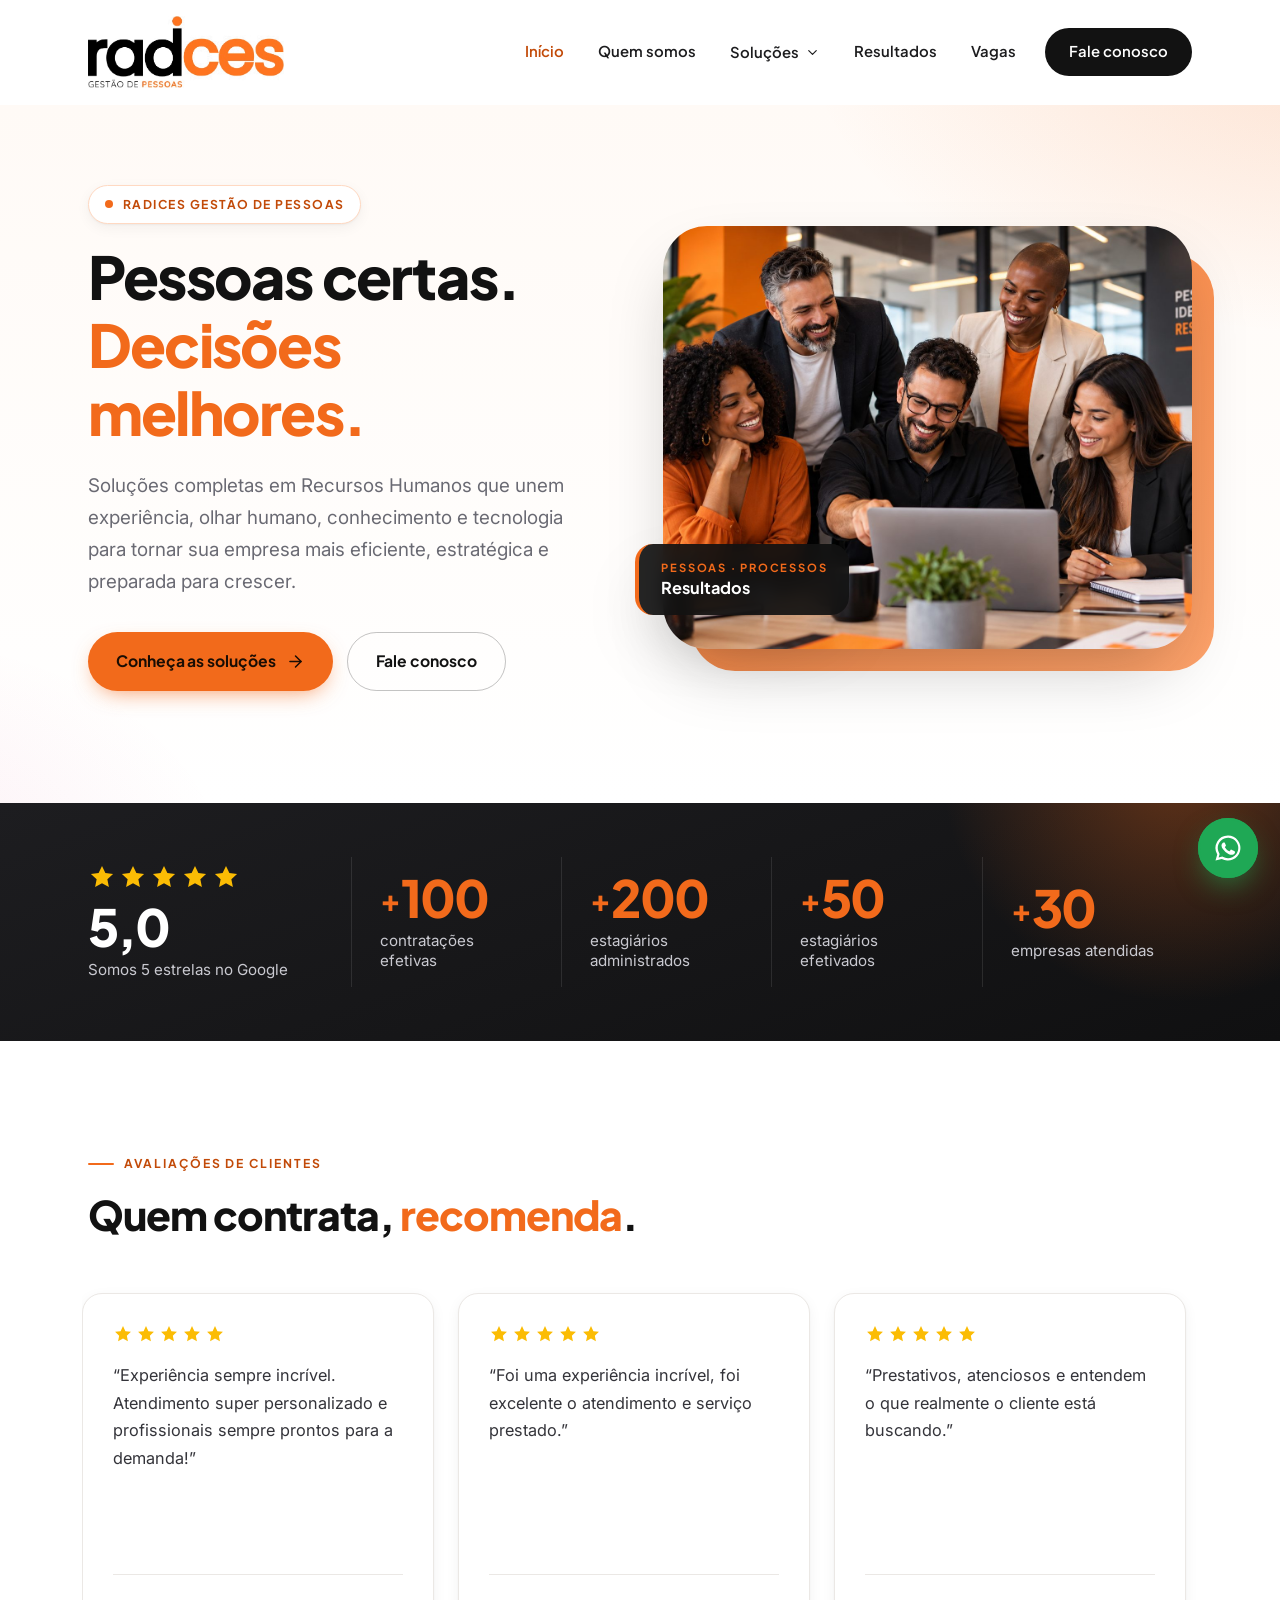
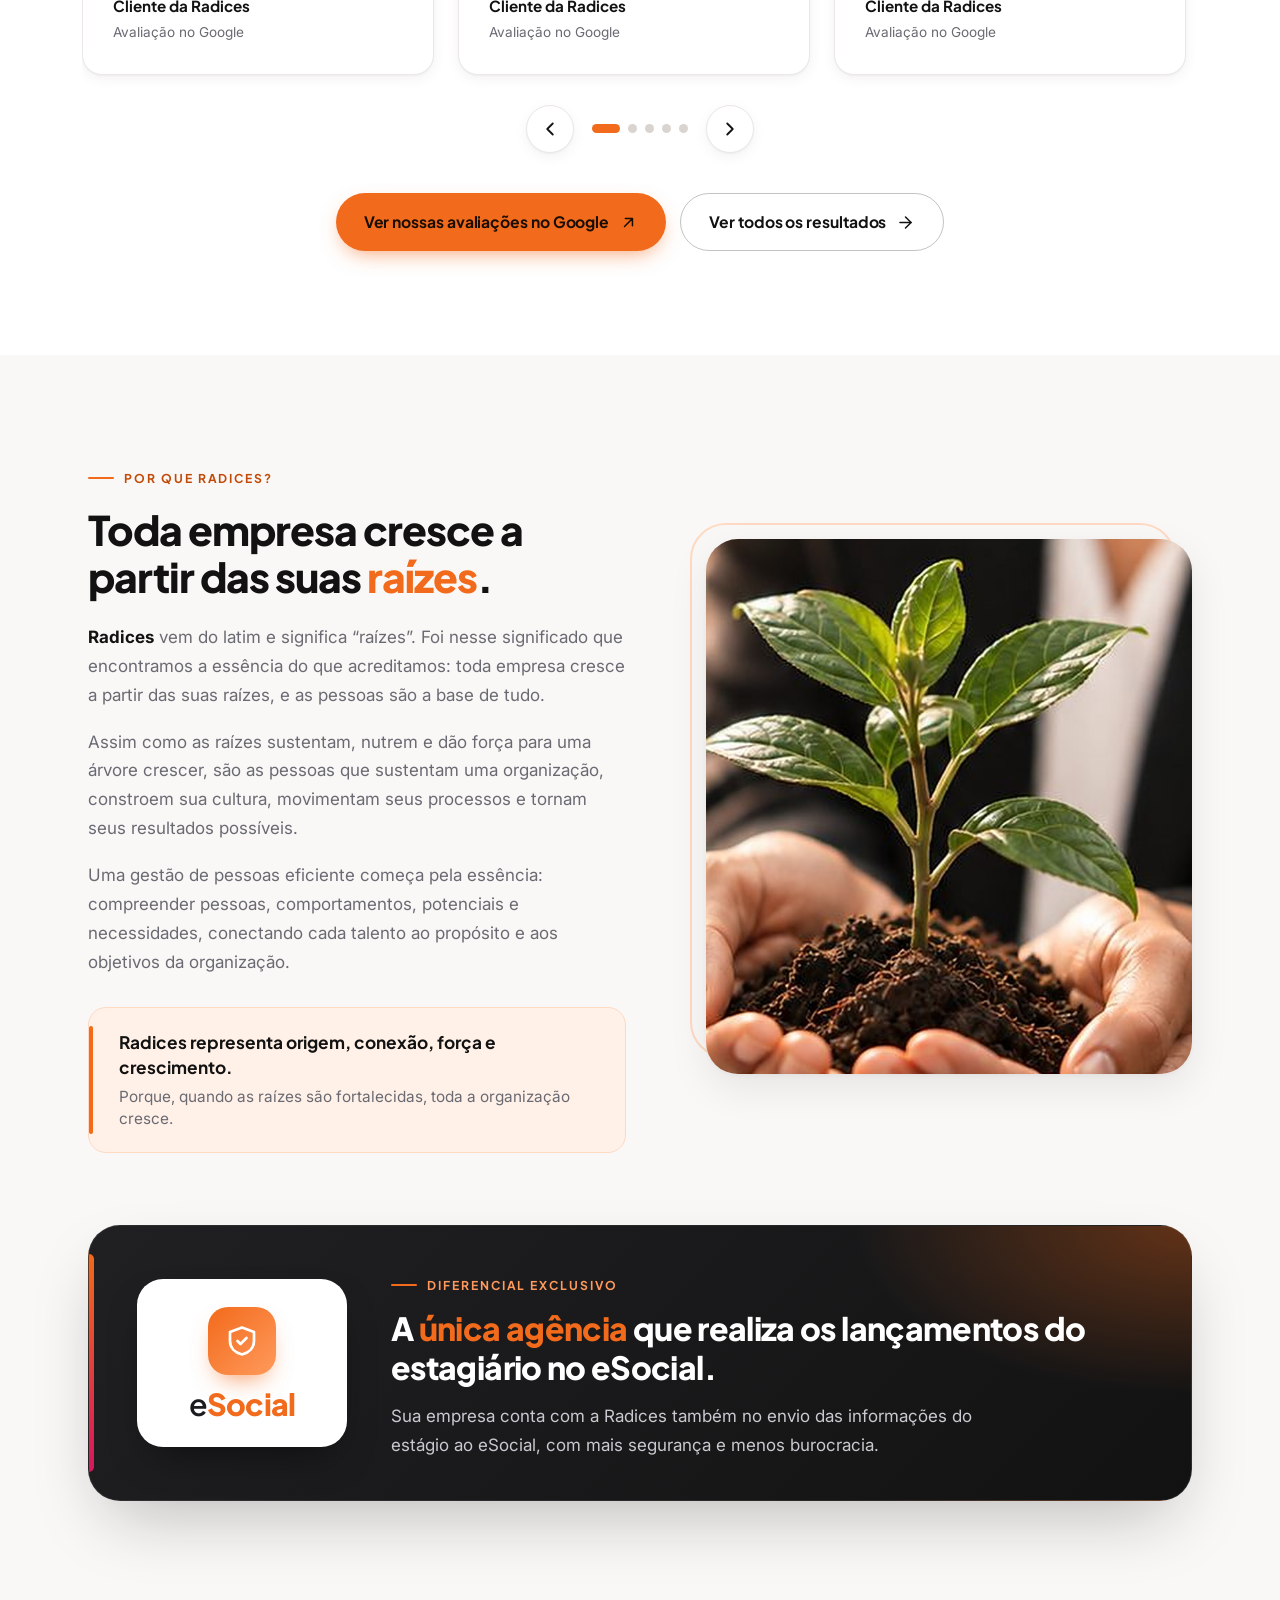
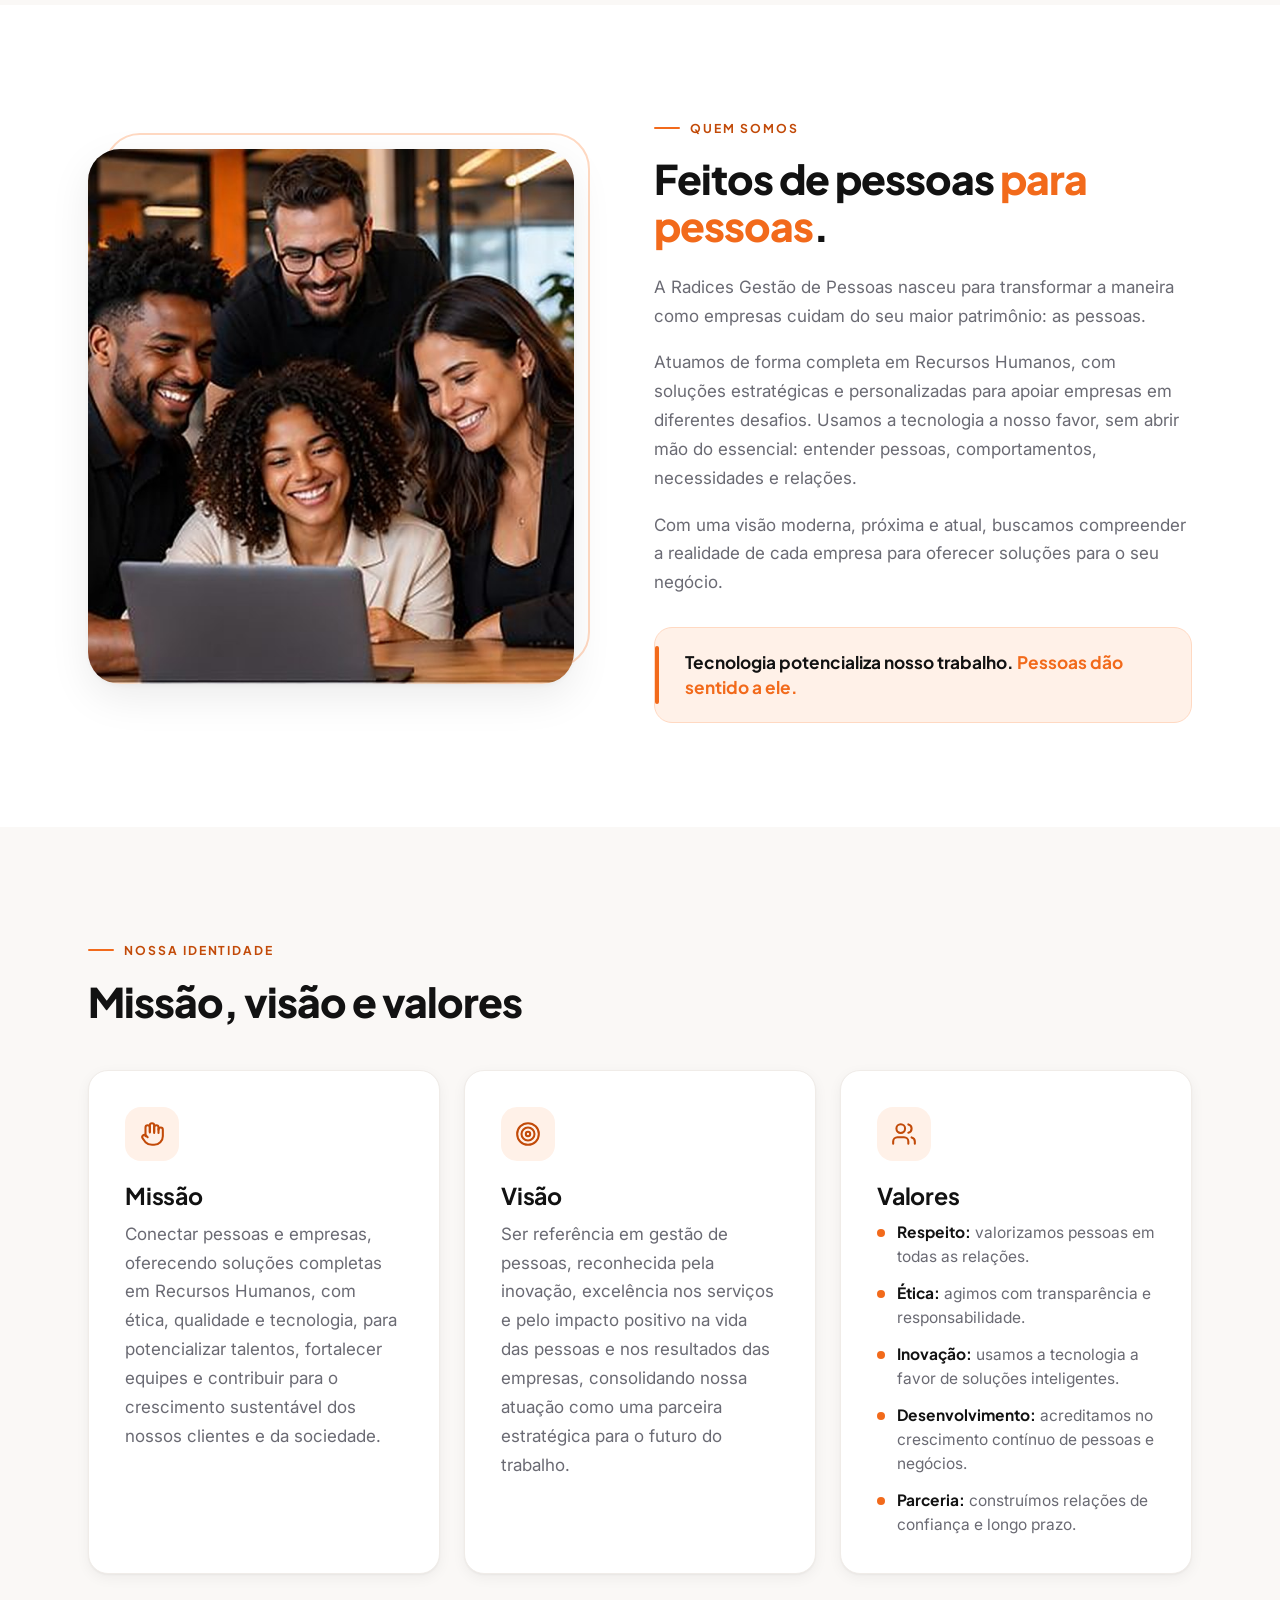
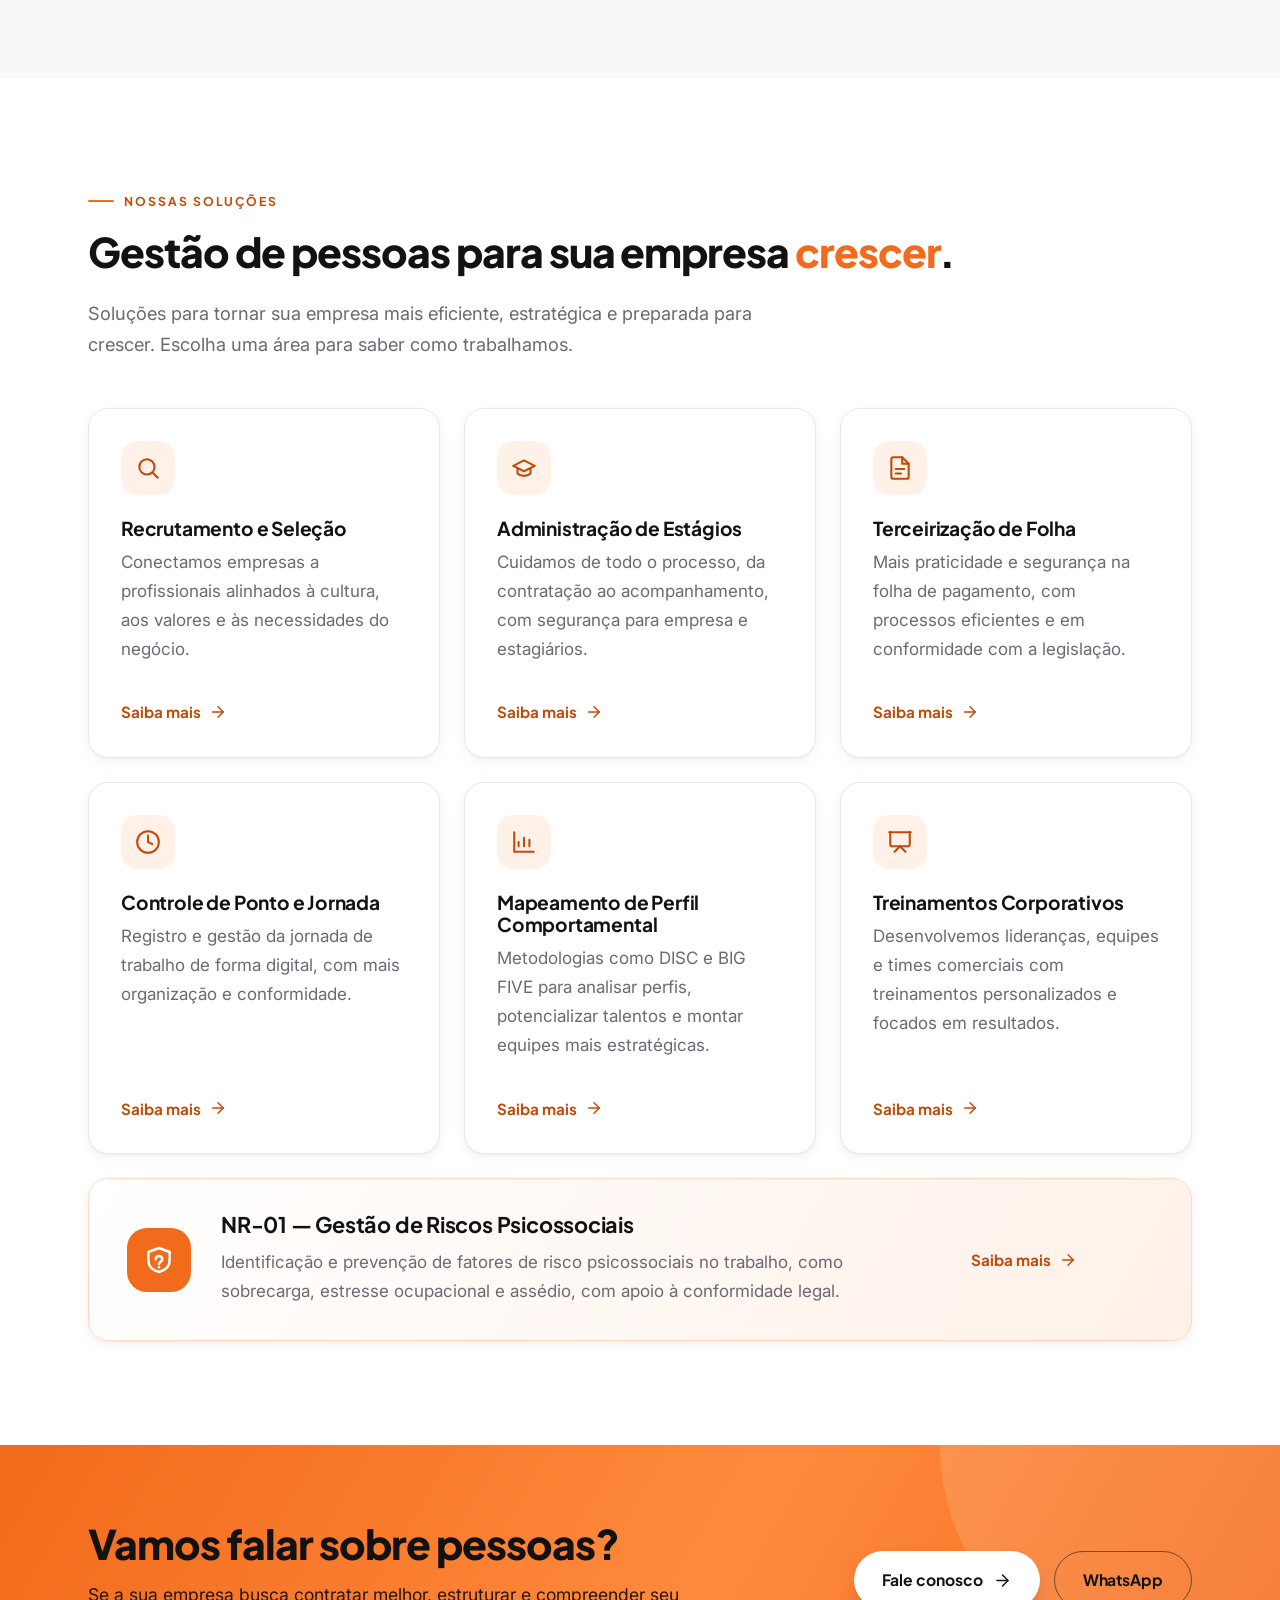
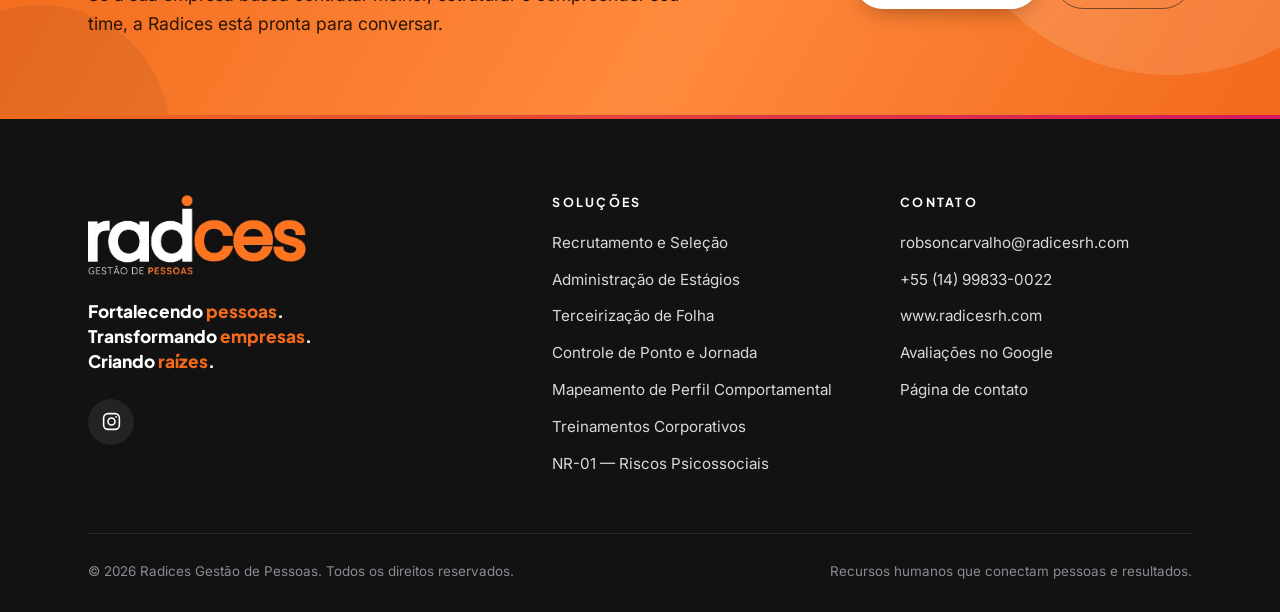
<file: index.html>
<!doctype html>
<html lang="pt-BR">
<head>
<meta charset="utf-8">
<meta name="viewport" content="width=device-width, initial-scale=1">
<title>Radices Gestão de Pessoas | Pessoas certas. Decisões melhores.</title>
<meta name="description" content="Radices Gestão de Pessoas: recrutamento e seleção, administração de estágios, folha de pagamento, controle de ponto, perfil comportamental e treinamentos corporativos.">
<meta property="og:title" content="Radices Gestão de Pessoas | Pessoas certas. Decisões melhores.">
<meta property="og:description" content="Radices Gestão de Pessoas: recrutamento e seleção, administração de estágios, folha de pagamento, controle de ponto, perfil comportamental e treinamentos corporativos.">
<meta property="og:type" content="website">
<meta property="og:site_name" content="Radices Gestão de Pessoas">
<meta property="og:locale" content="pt_BR">
<meta property="og:url" content="https://www.radicesrh.com/">
<meta property="og:image" content="https://www.radicesrh.com/img/og-radices-logo.jpg">
<meta property="og:image:type" content="image/jpeg">
<meta property="og:image:width" content="1200">
<meta property="og:image:height" content="630">
<meta property="og:image:alt" content="Logo da Radices Gestão de Pessoas">
<meta name="twitter:card" content="summary_large_image">
<meta name="twitter:title" content="Radices Gestão de Pessoas | Pessoas certas. Decisões melhores.">
<meta name="twitter:description" content="Radices Gestão de Pessoas: recrutamento e seleção, administração de estágios, folha de pagamento, controle de ponto, perfil comportamental e treinamentos corporativos.">
<meta name="twitter:image" content="https://www.radicesrh.com/img/og-radices-logo.jpg">
<link rel="canonical" href="https://www.radicesrh.com/">
<meta name="theme-color" content="#f26a1b">
<script>document.documentElement.className+=" js"</script>
<link rel="icon" href="img/favicon.png">
<link rel="apple-touch-icon" href="img/apple-touch-icon.png">
<link rel="preconnect" href="https://fonts.googleapis.com">
<link rel="preconnect" href="https://fonts.gstatic.com" crossorigin>
<link href="https://fonts.googleapis.com/css2?family=Inter:wght@400;500;600&family=Plus+Jakarta+Sans:wght@600;700;800&display=swap" rel="stylesheet">
<link rel="stylesheet" href="css/style.css">
</head>
<body>
<a class="skip" href="#conteudo">Pular para o conteúdo</a>
<header class="topo">
  <div class="container">
    <a class="logo" href="index.html" aria-label="Radices Gestão de Pessoas, página inicial"><img src="img/logo-radices.png" alt="Radices Gestão de Pessoas" width="131" height="48"></a>
    <button class="menu-btn" type="button" aria-expanded="false" aria-controls="nav" aria-label="Abrir menu"><svg viewBox="0 0 24 24" fill="none" stroke="currentColor" stroke-width="1.9" stroke-linecap="round" stroke-linejoin="round" aria-hidden="true"><path d="M4 6h16M4 12h16M4 18h16"/></svg></button>
    <nav class="nav" id="nav" aria-label="Principal">
      <ul class="menu">
        <li><a href="index.html" aria-current="page">Início</a></li>
        <li><a href="index.html#quem-somos">Quem somos</a></li>
        <li class="tem-sub">
          <button class="sub-toggle" type="button" aria-expanded="false">Soluções <svg viewBox="0 0 24 24" fill="none" stroke="currentColor" stroke-width="1.9" stroke-linecap="round" stroke-linejoin="round" aria-hidden="true"><path d="m6 9 6 6 6-6"/></svg></button>
          <ul class="submenu"><li><a href="recrutamento-e-selecao.html">Recrutamento e Seleção</a></li><li><a href="administracao-de-estagios.html">Administração de Estágios</a></li><li><a href="terceirizacao-de-folha.html">Terceirização de Folha</a></li><li><a href="controle-de-ponto.html">Controle de Ponto e Jornada</a></li><li><a href="perfil-comportamental.html">Mapeamento de Perfil Comportamental</a></li><li><a href="treinamentos.html">Treinamentos Corporativos</a></li><li><a href="nr-01-riscos-psicossociais.html">NR-01 — Riscos Psicossociais</a></li></ul>
        </li>
        <li><a href="resultados.html">Resultados</a></li>
        <li><a class="link-vagas" href="vagas/">Vagas </a></li>
        <li><a class="cta-menu" href="contato.html">Fale conosco</a></li>
      </ul>
    </nav>
  </div>
</header>
<main id="conteudo">
<section class="hero">
  <div class="container">
    <div>
      <span class="sobretitulo">Radices Gestão de Pessoas</span>
      <h1>Pessoas certas. <span class="laranja">Decisões melhores.</span></h1>
      <p class="lead">Soluções completas em Recursos Humanos que unem experiência, olhar humano, conhecimento e tecnologia para tornar sua empresa mais eficiente, estratégica e preparada para crescer.</p>
      <div class="botoes">
        <a class="btn btn-primario" href="#solucoes">Conheça as soluções <svg viewBox="0 0 24 24" fill="none" stroke="currentColor" stroke-width="1.9" stroke-linecap="round" stroke-linejoin="round" aria-hidden="true"><path d="M5 12h14"/><path d="m12 5 7 7-7 7"/></svg></a>
        <a class="btn btn-contorno" href="contato.html">Fale conosco</a>
      </div>
    </div>
    <div class="hero-foto">
      <img src="img/hero-equipe.jpg" alt="Equipe sorrindo em reunião ao redor de um notebook" width="1536" height="1024">
      <div class="selo"><span>Pessoas · Processos</span>Resultados</div>
    </div>
  </div>
</section>

<section class="faixa-numeros" aria-label="Resultados da Radices">
  <div class="container">
    <div class="fn-grid">
      <a class="fn-item fn-google" href="https://share.google/daaWmMgQKPGtYWg7B" target="_blank" rel="noopener" aria-label="Ver o perfil da Radices no Google"><span class="estrelas grande" role="img" aria-label="5 estrelas de 5"><svg viewBox="0 0 24 24" aria-hidden="true"><path d="M12 2.5l2.9 6.1 6.6.8-4.9 4.6 1.3 6.6L12 17.3l-5.9 3.3 1.3-6.6-4.9-4.6 6.6-.8L12 2.5z"/></svg><svg viewBox="0 0 24 24" aria-hidden="true"><path d="M12 2.5l2.9 6.1 6.6.8-4.9 4.6 1.3 6.6L12 17.3l-5.9 3.3 1.3-6.6-4.9-4.6 6.6-.8L12 2.5z"/></svg><svg viewBox="0 0 24 24" aria-hidden="true"><path d="M12 2.5l2.9 6.1 6.6.8-4.9 4.6 1.3 6.6L12 17.3l-5.9 3.3 1.3-6.6-4.9-4.6 6.6-.8L12 2.5z"/></svg><svg viewBox="0 0 24 24" aria-hidden="true"><path d="M12 2.5l2.9 6.1 6.6.8-4.9 4.6 1.3 6.6L12 17.3l-5.9 3.3 1.3-6.6-4.9-4.6 6.6-.8L12 2.5z"/></svg><svg viewBox="0 0 24 24" aria-hidden="true"><path d="M12 2.5l2.9 6.1 6.6.8-4.9 4.6 1.3 6.6L12 17.3l-5.9 3.3 1.3-6.6-4.9-4.6 6.6-.8L12 2.5z"/></svg></span><strong class="fn-num">5,0</strong><span>Somos 5 estrelas no Google</span></a>
      <div class="fn-item"><strong class="fn-num"><span aria-hidden="true">+</span><span data-contar="100">100</span></strong><span>contratações efetivas</span></div>
      <div class="fn-item"><strong class="fn-num"><span aria-hidden="true">+</span><span data-contar="200">200</span></strong><span>estagiários administrados</span></div>
      <div class="fn-item"><strong class="fn-num"><span aria-hidden="true">+</span><span data-contar="50">50</span></strong><span>estagiários efetivados</span></div>
      <div class="fn-item"><strong class="fn-num"><span aria-hidden="true">+</span><span data-contar="30">30</span></strong><span>empresas atendidas</span></div>
    </div>
  </div>
</section>

<section class="secao" id="avaliacoes">
  <div class="container">
    <span class="sobretitulo">Avaliações de clientes</span>
    <h2>Quem contrata, <span class="laranja">recomenda</span>.</h2>
    <div style="margin-top:44px"><div class="carrossel" data-carrossel role="region" aria-roledescription="carrossel" aria-label="Avaliações de clientes no Google">
        <div class="car-trilha" tabindex="0"><figure class="cartao avaliacao"><span class="estrelas" role="img" aria-label="5 estrelas de 5"><svg viewBox="0 0 24 24" aria-hidden="true"><path d="M12 2.5l2.9 6.1 6.6.8-4.9 4.6 1.3 6.6L12 17.3l-5.9 3.3 1.3-6.6-4.9-4.6 6.6-.8L12 2.5z"/></svg><svg viewBox="0 0 24 24" aria-hidden="true"><path d="M12 2.5l2.9 6.1 6.6.8-4.9 4.6 1.3 6.6L12 17.3l-5.9 3.3 1.3-6.6-4.9-4.6 6.6-.8L12 2.5z"/></svg><svg viewBox="0 0 24 24" aria-hidden="true"><path d="M12 2.5l2.9 6.1 6.6.8-4.9 4.6 1.3 6.6L12 17.3l-5.9 3.3 1.3-6.6-4.9-4.6 6.6-.8L12 2.5z"/></svg><svg viewBox="0 0 24 24" aria-hidden="true"><path d="M12 2.5l2.9 6.1 6.6.8-4.9 4.6 1.3 6.6L12 17.3l-5.9 3.3 1.3-6.6-4.9-4.6 6.6-.8L12 2.5z"/></svg><svg viewBox="0 0 24 24" aria-hidden="true"><path d="M12 2.5l2.9 6.1 6.6.8-4.9 4.6 1.3 6.6L12 17.3l-5.9 3.3 1.3-6.6-4.9-4.6 6.6-.8L12 2.5z"/></svg></span><blockquote><p>“Experiência sempre incrível. Atendimento super personalizado e profissionais sempre prontos para a demanda!”</p></blockquote><figcaption><strong>Cliente da Radices</strong><span>Avaliação no Google</span></figcaption></figure><figure class="cartao avaliacao"><span class="estrelas" role="img" aria-label="5 estrelas de 5"><svg viewBox="0 0 24 24" aria-hidden="true"><path d="M12 2.5l2.9 6.1 6.6.8-4.9 4.6 1.3 6.6L12 17.3l-5.9 3.3 1.3-6.6-4.9-4.6 6.6-.8L12 2.5z"/></svg><svg viewBox="0 0 24 24" aria-hidden="true"><path d="M12 2.5l2.9 6.1 6.6.8-4.9 4.6 1.3 6.6L12 17.3l-5.9 3.3 1.3-6.6-4.9-4.6 6.6-.8L12 2.5z"/></svg><svg viewBox="0 0 24 24" aria-hidden="true"><path d="M12 2.5l2.9 6.1 6.6.8-4.9 4.6 1.3 6.6L12 17.3l-5.9 3.3 1.3-6.6-4.9-4.6 6.6-.8L12 2.5z"/></svg><svg viewBox="0 0 24 24" aria-hidden="true"><path d="M12 2.5l2.9 6.1 6.6.8-4.9 4.6 1.3 6.6L12 17.3l-5.9 3.3 1.3-6.6-4.9-4.6 6.6-.8L12 2.5z"/></svg><svg viewBox="0 0 24 24" aria-hidden="true"><path d="M12 2.5l2.9 6.1 6.6.8-4.9 4.6 1.3 6.6L12 17.3l-5.9 3.3 1.3-6.6-4.9-4.6 6.6-.8L12 2.5z"/></svg></span><blockquote><p>“Foi uma experiência incrível, foi excelente o atendimento e serviço prestado.”</p></blockquote><figcaption><strong>Cliente da Radices</strong><span>Avaliação no Google</span></figcaption></figure><figure class="cartao avaliacao"><span class="estrelas" role="img" aria-label="5 estrelas de 5"><svg viewBox="0 0 24 24" aria-hidden="true"><path d="M12 2.5l2.9 6.1 6.6.8-4.9 4.6 1.3 6.6L12 17.3l-5.9 3.3 1.3-6.6-4.9-4.6 6.6-.8L12 2.5z"/></svg><svg viewBox="0 0 24 24" aria-hidden="true"><path d="M12 2.5l2.9 6.1 6.6.8-4.9 4.6 1.3 6.6L12 17.3l-5.9 3.3 1.3-6.6-4.9-4.6 6.6-.8L12 2.5z"/></svg><svg viewBox="0 0 24 24" aria-hidden="true"><path d="M12 2.5l2.9 6.1 6.6.8-4.9 4.6 1.3 6.6L12 17.3l-5.9 3.3 1.3-6.6-4.9-4.6 6.6-.8L12 2.5z"/></svg><svg viewBox="0 0 24 24" aria-hidden="true"><path d="M12 2.5l2.9 6.1 6.6.8-4.9 4.6 1.3 6.6L12 17.3l-5.9 3.3 1.3-6.6-4.9-4.6 6.6-.8L12 2.5z"/></svg><svg viewBox="0 0 24 24" aria-hidden="true"><path d="M12 2.5l2.9 6.1 6.6.8-4.9 4.6 1.3 6.6L12 17.3l-5.9 3.3 1.3-6.6-4.9-4.6 6.6-.8L12 2.5z"/></svg></span><blockquote><p>“Prestativos, atenciosos e entendem o que realmente o cliente está buscando.”</p></blockquote><figcaption><strong>Cliente da Radices</strong><span>Avaliação no Google</span></figcaption></figure><figure class="cartao avaliacao"><span class="estrelas" role="img" aria-label="5 estrelas de 5"><svg viewBox="0 0 24 24" aria-hidden="true"><path d="M12 2.5l2.9 6.1 6.6.8-4.9 4.6 1.3 6.6L12 17.3l-5.9 3.3 1.3-6.6-4.9-4.6 6.6-.8L12 2.5z"/></svg><svg viewBox="0 0 24 24" aria-hidden="true"><path d="M12 2.5l2.9 6.1 6.6.8-4.9 4.6 1.3 6.6L12 17.3l-5.9 3.3 1.3-6.6-4.9-4.6 6.6-.8L12 2.5z"/></svg><svg viewBox="0 0 24 24" aria-hidden="true"><path d="M12 2.5l2.9 6.1 6.6.8-4.9 4.6 1.3 6.6L12 17.3l-5.9 3.3 1.3-6.6-4.9-4.6 6.6-.8L12 2.5z"/></svg><svg viewBox="0 0 24 24" aria-hidden="true"><path d="M12 2.5l2.9 6.1 6.6.8-4.9 4.6 1.3 6.6L12 17.3l-5.9 3.3 1.3-6.6-4.9-4.6 6.6-.8L12 2.5z"/></svg><svg viewBox="0 0 24 24" aria-hidden="true"><path d="M12 2.5l2.9 6.1 6.6.8-4.9 4.6 1.3 6.6L12 17.3l-5.9 3.3 1.3-6.6-4.9-4.6 6.6-.8L12 2.5z"/></svg></span><blockquote><p>“Profissionais excelentes, material de apoio completo com detalhes do perfil do candidato. Agilidade no processo e acompanhamento integral das demandas, tanto nas orientações, perfil e conclusão do processo.”</p></blockquote><figcaption><strong>Cliente da Radices</strong><span>Avaliação no Google</span></figcaption></figure><figure class="cartao avaliacao"><span class="estrelas" role="img" aria-label="5 estrelas de 5"><svg viewBox="0 0 24 24" aria-hidden="true"><path d="M12 2.5l2.9 6.1 6.6.8-4.9 4.6 1.3 6.6L12 17.3l-5.9 3.3 1.3-6.6-4.9-4.6 6.6-.8L12 2.5z"/></svg><svg viewBox="0 0 24 24" aria-hidden="true"><path d="M12 2.5l2.9 6.1 6.6.8-4.9 4.6 1.3 6.6L12 17.3l-5.9 3.3 1.3-6.6-4.9-4.6 6.6-.8L12 2.5z"/></svg><svg viewBox="0 0 24 24" aria-hidden="true"><path d="M12 2.5l2.9 6.1 6.6.8-4.9 4.6 1.3 6.6L12 17.3l-5.9 3.3 1.3-6.6-4.9-4.6 6.6-.8L12 2.5z"/></svg><svg viewBox="0 0 24 24" aria-hidden="true"><path d="M12 2.5l2.9 6.1 6.6.8-4.9 4.6 1.3 6.6L12 17.3l-5.9 3.3 1.3-6.6-4.9-4.6 6.6-.8L12 2.5z"/></svg><svg viewBox="0 0 24 24" aria-hidden="true"><path d="M12 2.5l2.9 6.1 6.6.8-4.9 4.6 1.3 6.6L12 17.3l-5.9 3.3 1.3-6.6-4.9-4.6 6.6-.8L12 2.5z"/></svg></span><blockquote><p>“Excelente empresa, a parceria trouxe para nossa empresa muita comodidade e ganho de tempo nas contratações. Vale muito a pena. Recomendo.”</p></blockquote><figcaption><strong>Cliente da Radices</strong><span>Avaliação no Google</span></figcaption></figure><figure class="cartao avaliacao"><span class="estrelas" role="img" aria-label="5 estrelas de 5"><svg viewBox="0 0 24 24" aria-hidden="true"><path d="M12 2.5l2.9 6.1 6.6.8-4.9 4.6 1.3 6.6L12 17.3l-5.9 3.3 1.3-6.6-4.9-4.6 6.6-.8L12 2.5z"/></svg><svg viewBox="0 0 24 24" aria-hidden="true"><path d="M12 2.5l2.9 6.1 6.6.8-4.9 4.6 1.3 6.6L12 17.3l-5.9 3.3 1.3-6.6-4.9-4.6 6.6-.8L12 2.5z"/></svg><svg viewBox="0 0 24 24" aria-hidden="true"><path d="M12 2.5l2.9 6.1 6.6.8-4.9 4.6 1.3 6.6L12 17.3l-5.9 3.3 1.3-6.6-4.9-4.6 6.6-.8L12 2.5z"/></svg><svg viewBox="0 0 24 24" aria-hidden="true"><path d="M12 2.5l2.9 6.1 6.6.8-4.9 4.6 1.3 6.6L12 17.3l-5.9 3.3 1.3-6.6-4.9-4.6 6.6-.8L12 2.5z"/></svg><svg viewBox="0 0 24 24" aria-hidden="true"><path d="M12 2.5l2.9 6.1 6.6.8-4.9 4.6 1.3 6.6L12 17.3l-5.9 3.3 1.3-6.6-4.9-4.6 6.6-.8L12 2.5z"/></svg></span><blockquote><p>“Nos surpreendeu encontrando os melhores colaboradores que já passaram pela empresa. Obrigado!”</p></blockquote><figcaption><strong>Cliente da Radices</strong><span>Avaliação no Google</span></figcaption></figure><figure class="cartao avaliacao"><span class="estrelas" role="img" aria-label="5 estrelas de 5"><svg viewBox="0 0 24 24" aria-hidden="true"><path d="M12 2.5l2.9 6.1 6.6.8-4.9 4.6 1.3 6.6L12 17.3l-5.9 3.3 1.3-6.6-4.9-4.6 6.6-.8L12 2.5z"/></svg><svg viewBox="0 0 24 24" aria-hidden="true"><path d="M12 2.5l2.9 6.1 6.6.8-4.9 4.6 1.3 6.6L12 17.3l-5.9 3.3 1.3-6.6-4.9-4.6 6.6-.8L12 2.5z"/></svg><svg viewBox="0 0 24 24" aria-hidden="true"><path d="M12 2.5l2.9 6.1 6.6.8-4.9 4.6 1.3 6.6L12 17.3l-5.9 3.3 1.3-6.6-4.9-4.6 6.6-.8L12 2.5z"/></svg><svg viewBox="0 0 24 24" aria-hidden="true"><path d="M12 2.5l2.9 6.1 6.6.8-4.9 4.6 1.3 6.6L12 17.3l-5.9 3.3 1.3-6.6-4.9-4.6 6.6-.8L12 2.5z"/></svg><svg viewBox="0 0 24 24" aria-hidden="true"><path d="M12 2.5l2.9 6.1 6.6.8-4.9 4.6 1.3 6.6L12 17.3l-5.9 3.3 1.3-6.6-4.9-4.6 6.6-.8L12 2.5z"/></svg></span><blockquote><p>“Atendimento excelente! A empresa de RH foi ágil, muito atenciosa durante todo o processo, muito dedicados. Recomendo sem dúvidas!”</p></blockquote><figcaption><strong>Cliente da Radices</strong><span>Avaliação no Google</span></figcaption></figure></div>
        <div class="car-controles">
          <button type="button" class="car-btn" data-dir="-1" aria-label="Avaliação anterior"><svg viewBox="0 0 24 24" fill="none" stroke="currentColor" stroke-width="2" stroke-linecap="round" stroke-linejoin="round" aria-hidden="true"><path d="m15 6-6 6 6 6"/></svg></button>
          <div class="car-pontos" aria-hidden="true"></div>
          <button type="button" class="car-btn" data-dir="1" aria-label="Próxima avaliação"><svg viewBox="0 0 24 24" fill="none" stroke="currentColor" stroke-width="2" stroke-linecap="round" stroke-linejoin="round" aria-hidden="true"><path d="m9 6 6 6-6 6"/></svg></button>
        </div>
      </div></div>
    <div class="botoes centro"><a class="btn btn-primario" href="https://share.google/daaWmMgQKPGtYWg7B" target="_blank" rel="noopener">Ver nossas avaliações no Google <svg viewBox="0 0 24 24" fill="none" stroke="currentColor" stroke-width="1.9" stroke-linecap="round" stroke-linejoin="round" aria-hidden="true"><path d="M7 17 17 7M8 7h9v9"/></svg></a><a class="btn btn-contorno" href="resultados.html">Ver todos os resultados <svg viewBox="0 0 24 24" fill="none" stroke="currentColor" stroke-width="1.9" stroke-linecap="round" stroke-linejoin="round" aria-hidden="true"><path d="M5 12h14"/><path d="m12 5 7 7-7 7"/></svg></a></div>
  </div>
</section>

<section class="secao suave" id="por-que">
  <div class="container duas-col">
    <div>
      <span class="sobretitulo">Por que Radices?</span>
      <h2>Toda empresa cresce a partir das suas <span class="laranja">raízes</span>.</h2>
      <div class="traco"></div>
      <p><strong>Radices</strong> vem do latim e significa “raízes”. Foi nesse significado que encontramos a essência do que acreditamos: toda empresa cresce a partir das suas raízes, e as pessoas são a base de tudo.</p>
      <p>Assim como as raízes sustentam, nutrem e dão força para uma árvore crescer, são as pessoas que sustentam uma organização, constroem sua cultura, movimentam seus processos e tornam seus resultados possíveis.</p>
      <p>Uma gestão de pessoas eficiente começa pela essência: compreender pessoas, comportamentos, potenciais e necessidades, conectando cada talento ao propósito e aos objetivos da organização.</p>
      <div class="destaque">Radices representa origem, conexão, força e crescimento.<small>Porque, quando as raízes são fortalecidas, toda a organização cresce.</small></div>
    </div>
    <div class="foto"><img src="img/raizes.jpg" alt="Mãos segurando uma muda de planta com terra" loading="lazy"></div>
  </div>
  <div class="container esocial-wrap">
      <aside class="esocial" aria-label="Diferencial exclusivo da Radices">
        <div class="esocial-selo">
          <span class="esocial-icone" aria-hidden="true"><svg viewBox="0 0 24 24" fill="none" stroke="currentColor" stroke-width="1.8" stroke-linecap="round" stroke-linejoin="round"><path d="M12 3 4 6v6c0 4.5 3.2 7.8 8 9 4.8-1.2 8-4.5 8-9V6l-8-3Z"/><path d="m9 12 2 2 4-4"/></svg></span>
          <span class="esocial-nome">e<b>Social</b></span>
        </div>
        <div class="esocial-texto">
          <span class="sobretitulo">Diferencial exclusivo</span>
          <h3>A <span class="laranja">única agência</span> que realiza os lançamentos do estagiário no eSocial.</h3>
          <p>Sua empresa conta com a Radices também no envio das informações do estágio ao eSocial, com mais segurança e menos burocracia.</p>
        </div>
      </aside>
  </div>
</section>

<section class="secao" id="quem-somos">
  <div class="container duas-col inverte">
    <div class="foto"><img src="img/equipe-notebook.jpg" alt="Grupo de profissionais olhando juntos para a tela de um notebook" loading="lazy"></div>
    <div>
      <span class="sobretitulo">Quem somos</span>
      <h2>Feitos de pessoas <span class="laranja">para pessoas</span>.</h2>
      <div class="traco"></div>
      <p>A Radices Gestão de Pessoas nasceu para transformar a maneira como empresas cuidam do seu maior patrimônio: as pessoas.</p>
      <p>Atuamos de forma completa em Recursos Humanos, com soluções estratégicas e personalizadas para apoiar empresas em diferentes desafios. Usamos a tecnologia a nosso favor, sem abrir mão do essencial: entender pessoas, comportamentos, necessidades e relações.</p>
      <p>Com uma visão moderna, próxima e atual, buscamos compreender a realidade de cada empresa para oferecer soluções para o seu negócio.</p>
      <div class="destaque">Tecnologia potencializa nosso trabalho. <span class="laranja">Pessoas dão sentido a ele.</span></div>
    </div>
  </div>
</section>

<section class="secao suave identidade">
  <div class="container">
    <span class="sobretitulo">Nossa identidade</span>
    <h2>Missão, visão e valores</h2>
    <div class="traco"></div>
    <div class="grade g3">
      <div class="cartao"><span class="icone"><svg viewBox="0 0 24 24" fill="none" stroke="currentColor" stroke-width="1.9" stroke-linecap="round" stroke-linejoin="round" aria-hidden="true"><path d="M18 11V6a2 2 0 0 0-4 0v5"/><path d="M14 10V4a2 2 0 0 0-4 0v6"/><path d="M10 10.5V6a2 2 0 0 0-4 0v8"/><path d="M18 8a2 2 0 1 1 4 0v6a8 8 0 0 1-8 8h-2c-2.8 0-4.5-.9-6-2.4L3.4 16a2 2 0 0 1 2.8-2.8L8 15"/></svg></span><h3>Missão</h3><p>Conectar pessoas e empresas, oferecendo soluções completas em Recursos Humanos, com ética, qualidade e tecnologia, para potencializar talentos, fortalecer equipes e contribuir para o crescimento sustentável dos nossos clientes e da sociedade.</p></div>
      <div class="cartao"><span class="icone"><svg viewBox="0 0 24 24" fill="none" stroke="currentColor" stroke-width="1.9" stroke-linecap="round" stroke-linejoin="round" aria-hidden="true"><circle cx="12" cy="12" r="10"/><circle cx="12" cy="12" r="6"/><circle cx="12" cy="12" r="2"/></svg></span><h3>Visão</h3><p>Ser referência em gestão de pessoas, reconhecida pela inovação, excelência nos serviços e pelo impacto positivo na vida das pessoas e nos resultados das empresas, consolidando nossa atuação como uma parceira estratégica para o futuro do trabalho.</p></div>
      <div class="cartao"><span class="icone"><svg viewBox="0 0 24 24" fill="none" stroke="currentColor" stroke-width="1.9" stroke-linecap="round" stroke-linejoin="round" aria-hidden="true"><path d="M16 21v-2a4 4 0 0 0-4-4H6a4 4 0 0 0-4 4v2"/><circle cx="9" cy="7" r="4"/><path d="M22 21v-2a4 4 0 0 0-3-3.87"/><path d="M16 3.13a4 4 0 0 1 0 7.75"/></svg></span><h3>Valores</h3>
        <ul class="valores">
          <li><strong>Respeito:</strong> valorizamos pessoas em todas as relações.</li>
          <li><strong>Ética:</strong> agimos com transparência e responsabilidade.</li>
          <li><strong>Inovação:</strong> usamos a tecnologia a favor de soluções inteligentes.</li>
          <li><strong>Desenvolvimento:</strong> acreditamos no crescimento contínuo de pessoas e negócios.</li>
          <li><strong>Parceria:</strong> construímos relações de confiança e longo prazo.</li>
        </ul>
      </div>
    </div>
  </div>
</section>

<section class="secao" id="solucoes">
  <div class="container">
    <span class="sobretitulo">Nossas soluções</span>
    <h2>Gestão de pessoas para sua empresa <span class="laranja">crescer</span>.</h2>
    <p class="lead">Soluções para tornar sua empresa mais eficiente, estratégica e preparada para crescer. Escolha uma área para saber como trabalhamos.</p>
    <div class="traco"></div>
    <div class="grade g3"><a class="cartao servico-card" href="recrutamento-e-selecao.html"><span class="icone"><svg viewBox="0 0 24 24" fill="none" stroke="currentColor" stroke-width="1.9" stroke-linecap="round" stroke-linejoin="round" aria-hidden="true"><circle cx="11" cy="11" r="7"/><path d="m21 21-4.3-4.3"/></svg></span><h3>Recrutamento e Seleção</h3><p>Conectamos empresas a profissionais alinhados à cultura, aos valores e às necessidades do negócio.</p><span class="saiba">Saiba mais <svg viewBox="0 0 24 24" fill="none" stroke="currentColor" stroke-width="1.9" stroke-linecap="round" stroke-linejoin="round" aria-hidden="true"><path d="M5 12h14"/><path d="m12 5 7 7-7 7"/></svg></span></a><a class="cartao servico-card" href="administracao-de-estagios.html"><span class="icone"><svg viewBox="0 0 24 24" fill="none" stroke="currentColor" stroke-width="1.9" stroke-linecap="round" stroke-linejoin="round" aria-hidden="true"><path d="M22 10 12 5 2 10l10 5 10-5z"/><path d="M6 12v5c3 3 9 3 12 0v-5"/></svg></span><h3>Administração de Estágios</h3><p>Cuidamos de todo o processo, da contratação ao acompanhamento, com segurança para empresa e estagiários.</p><span class="saiba">Saiba mais <svg viewBox="0 0 24 24" fill="none" stroke="currentColor" stroke-width="1.9" stroke-linecap="round" stroke-linejoin="round" aria-hidden="true"><path d="M5 12h14"/><path d="m12 5 7 7-7 7"/></svg></span></a><a class="cartao servico-card" href="terceirizacao-de-folha.html"><span class="icone"><svg viewBox="0 0 24 24" fill="none" stroke="currentColor" stroke-width="1.9" stroke-linecap="round" stroke-linejoin="round" aria-hidden="true"><path d="M14 2H6a2 2 0 0 0-2 2v16a2 2 0 0 0 2 2h12a2 2 0 0 0 2-2V8z"/><path d="M14 2v6h6"/><path d="M8 13h8M8 17h5"/></svg></span><h3>Terceirização de Folha</h3><p>Mais praticidade e segurança na folha de pagamento, com processos eficientes e em conformidade com a legislação.</p><span class="saiba">Saiba mais <svg viewBox="0 0 24 24" fill="none" stroke="currentColor" stroke-width="1.9" stroke-linecap="round" stroke-linejoin="round" aria-hidden="true"><path d="M5 12h14"/><path d="m12 5 7 7-7 7"/></svg></span></a><a class="cartao servico-card" href="controle-de-ponto.html"><span class="icone"><svg viewBox="0 0 24 24" fill="none" stroke="currentColor" stroke-width="1.9" stroke-linecap="round" stroke-linejoin="round" aria-hidden="true"><circle cx="12" cy="12" r="10"/><path d="M12 6v6l4 2"/></svg></span><h3>Controle de Ponto e Jornada</h3><p>Registro e gestão da jornada de trabalho de forma digital, com mais organização e conformidade.</p><span class="saiba">Saiba mais <svg viewBox="0 0 24 24" fill="none" stroke="currentColor" stroke-width="1.9" stroke-linecap="round" stroke-linejoin="round" aria-hidden="true"><path d="M5 12h14"/><path d="m12 5 7 7-7 7"/></svg></span></a><a class="cartao servico-card" href="perfil-comportamental.html"><span class="icone"><svg viewBox="0 0 24 24" fill="none" stroke="currentColor" stroke-width="1.9" stroke-linecap="round" stroke-linejoin="round" aria-hidden="true"><path d="M3 3v18h18"/><path d="M7 16v-4M12 16V8M17 16v-6"/></svg></span><h3>Mapeamento de Perfil Comportamental</h3><p>Metodologias como DISC e BIG FIVE para analisar perfis, potencializar talentos e montar equipes mais estratégicas.</p><span class="saiba">Saiba mais <svg viewBox="0 0 24 24" fill="none" stroke="currentColor" stroke-width="1.9" stroke-linecap="round" stroke-linejoin="round" aria-hidden="true"><path d="M5 12h14"/><path d="m12 5 7 7-7 7"/></svg></span></a><a class="cartao servico-card" href="treinamentos.html"><span class="icone"><svg viewBox="0 0 24 24" fill="none" stroke="currentColor" stroke-width="1.9" stroke-linecap="round" stroke-linejoin="round" aria-hidden="true"><path d="M2 3h20"/><path d="M21 3v11a2 2 0 0 1-2 2H5a2 2 0 0 1-2-2V3"/><path d="m7 21 5-5 5 5"/></svg></span><h3>Treinamentos Corporativos</h3><p>Desenvolvemos lideranças, equipes e times comerciais com treinamentos personalizados e focados em resultados.</p><span class="saiba">Saiba mais <svg viewBox="0 0 24 24" fill="none" stroke="currentColor" stroke-width="1.9" stroke-linecap="round" stroke-linejoin="round" aria-hidden="true"><path d="M5 12h14"/><path d="m12 5 7 7-7 7"/></svg></span></a><a class="cartao servico-card largo" href="nr-01-riscos-psicossociais.html"><span class="icone"><svg viewBox="0 0 24 24" fill="none" stroke="currentColor" stroke-width="1.9" stroke-linecap="round" stroke-linejoin="round" aria-hidden="true"><path d="M12 3 4 6v6c0 4.5 3.2 7.8 8 9 4.8-1.2 8-4.5 8-9V6l-8-3Z"/><path d="M9.5 11.5a2.5 2.5 0 1 1 5 0c0 1.5-2.5 2-2.5 3.5"/><path d="M12 17.5v.01"/></svg></span><div><h3>NR-01 — Gestão de Riscos Psicossociais</h3><p>Identificação e prevenção de fatores de risco psicossociais no trabalho, como sobrecarga, estresse ocupacional e assédio, com apoio à conformidade legal.</p></div><span class="saiba">Saiba mais <svg viewBox="0 0 24 24" fill="none" stroke="currentColor" stroke-width="1.9" stroke-linecap="round" stroke-linejoin="round" aria-hidden="true"><path d="M5 12h14"/><path d="m12 5 7 7-7 7"/></svg></span></a></div>
  </div>
</section>

<section class="faixa">
  <div class="container">
    <div>
      <h2>Vamos falar sobre pessoas?</h2>
      <p>Se a sua empresa busca contratar melhor, estruturar e compreender seu time, a Radices está pronta para conversar.</p>
    </div>
    <div class="botoes" style="margin-top:0">
      <a class="btn btn-claro" href="contato.html">Fale conosco <svg viewBox="0 0 24 24" fill="none" stroke="currentColor" stroke-width="1.9" stroke-linecap="round" stroke-linejoin="round" aria-hidden="true"><path d="M5 12h14"/><path d="m12 5 7 7-7 7"/></svg></a>
      <a class="btn btn-contorno" href="https://wa.me/5514998330022?text=Ol%C3%A1%21%20Vim%20pelo%20site%20da%20Radices%20e%20gostaria%20de%20conversar%20sobre%20os%20servi%C3%A7os." target="_blank" rel="noopener">WhatsApp</a>
    </div>
  </div>
</section>
</main>
<footer class="rodape">
  <div class="container">
    <div class="cols">
      <div>
        <img src="img/logo-radices-branco.png" alt="Radices Gestão de Pessoas" width="141" height="52">
        <p class="slogan">Fortalecendo <span>pessoas</span>.<br>Transformando <span>empresas</span>.<br>Criando <span>raízes</span>.</p>
        <div class="redes" aria-label="Redes sociais">
          <a class="rede" href="https://www.instagram.com/radices.rh/" target="_blank" rel="noopener" aria-label="Instagram da Radices"><svg viewBox="0 0 24 24" fill="none" stroke="currentColor" stroke-width="1.8" stroke-linecap="round" stroke-linejoin="round" aria-hidden="true"><rect x="3" y="3" width="18" height="18" rx="5"/><circle cx="12" cy="12" r="4"/><circle cx="17.3" cy="6.7" r="1" fill="currentColor" stroke="none"/></svg></a>
        </div>
      </div>
      <div>
        <h4>Soluções</h4>
        <ul><li><a href="recrutamento-e-selecao.html">Recrutamento e Seleção</a></li><li><a href="administracao-de-estagios.html">Administração de Estágios</a></li><li><a href="terceirizacao-de-folha.html">Terceirização de Folha</a></li><li><a href="controle-de-ponto.html">Controle de Ponto e Jornada</a></li><li><a href="perfil-comportamental.html">Mapeamento de Perfil Comportamental</a></li><li><a href="treinamentos.html">Treinamentos Corporativos</a></li><li><a href="nr-01-riscos-psicossociais.html">NR-01 — Riscos Psicossociais</a></li></ul>
      </div>
      <div>
        <h4>Contato</h4>
        <ul>
          <li><a href="mailto:robsoncarvalho@radicesrh.com">robsoncarvalho@radicesrh.com</a></li>
          <li><a href="https://wa.me/5514998330022?text=Ol%C3%A1%21%20Vim%20pelo%20site%20da%20Radices%20e%20gostaria%20de%20conversar%20sobre%20os%20servi%C3%A7os." target="_blank" rel="noopener">+55 (14) 99833-0022</a></li>
          <li><a href="https://www.radicesrh.com">www.radicesrh.com</a></li>
          <li><a href="https://share.google/daaWmMgQKPGtYWg7B" target="_blank" rel="noopener">Avaliações no Google</a></li><li><a href="contato.html">Página de contato</a></li>
        </ul>
      </div>
    </div>
    <div class="base">
      <span>© <span data-ano>2026</span> Radices Gestão de Pessoas. Todos os direitos reservados.</span>
      <span>Recursos humanos que conectam pessoas e resultados.</span>
    </div>
  </div>
</footer>
<a class="whats" href="https://wa.me/5514998330022?text=Ol%C3%A1%21%20Vim%20pelo%20site%20da%20Radices%20e%20gostaria%20de%20conversar%20sobre%20os%20servi%C3%A7os." target="_blank" rel="noopener" aria-label="Conversar pelo WhatsApp"><svg viewBox="0 0 24 24" fill="currentColor" aria-hidden="true"><path d="M12 2a10 10 0 0 0-8.6 15.1L2 22l5-1.3A10 10 0 1 0 12 2zm0 18.2a8.2 8.2 0 0 1-4.2-1.2l-.3-.2-3 .8.8-2.9-.2-.3A8.2 8.2 0 1 1 12 20.2zm4.5-6.1c-.2-.1-1.5-.7-1.7-.8s-.4-.1-.6.1-.7.8-.8 1-.3.2-.5.1a6.7 6.7 0 0 1-3.3-2.9c-.3-.4.2-.4.7-1.4.1-.2 0-.3 0-.4l-.8-1.8c-.2-.5-.4-.4-.6-.4h-.5a1 1 0 0 0-.7.3 3 3 0 0 0-.9 2.2 5.2 5.2 0 0 0 1.1 2.7 11.9 11.9 0 0 0 4.5 4c1.7.7 2.4.8 3.2.6a2.8 2.8 0 0 0 1.8-1.3 2.3 2.3 0 0 0 .2-1.3c-.1-.1-.3-.2-.5-.3z"/></svg></a>
<script src="js/main.js"></script>
</body>
</html>
</file>
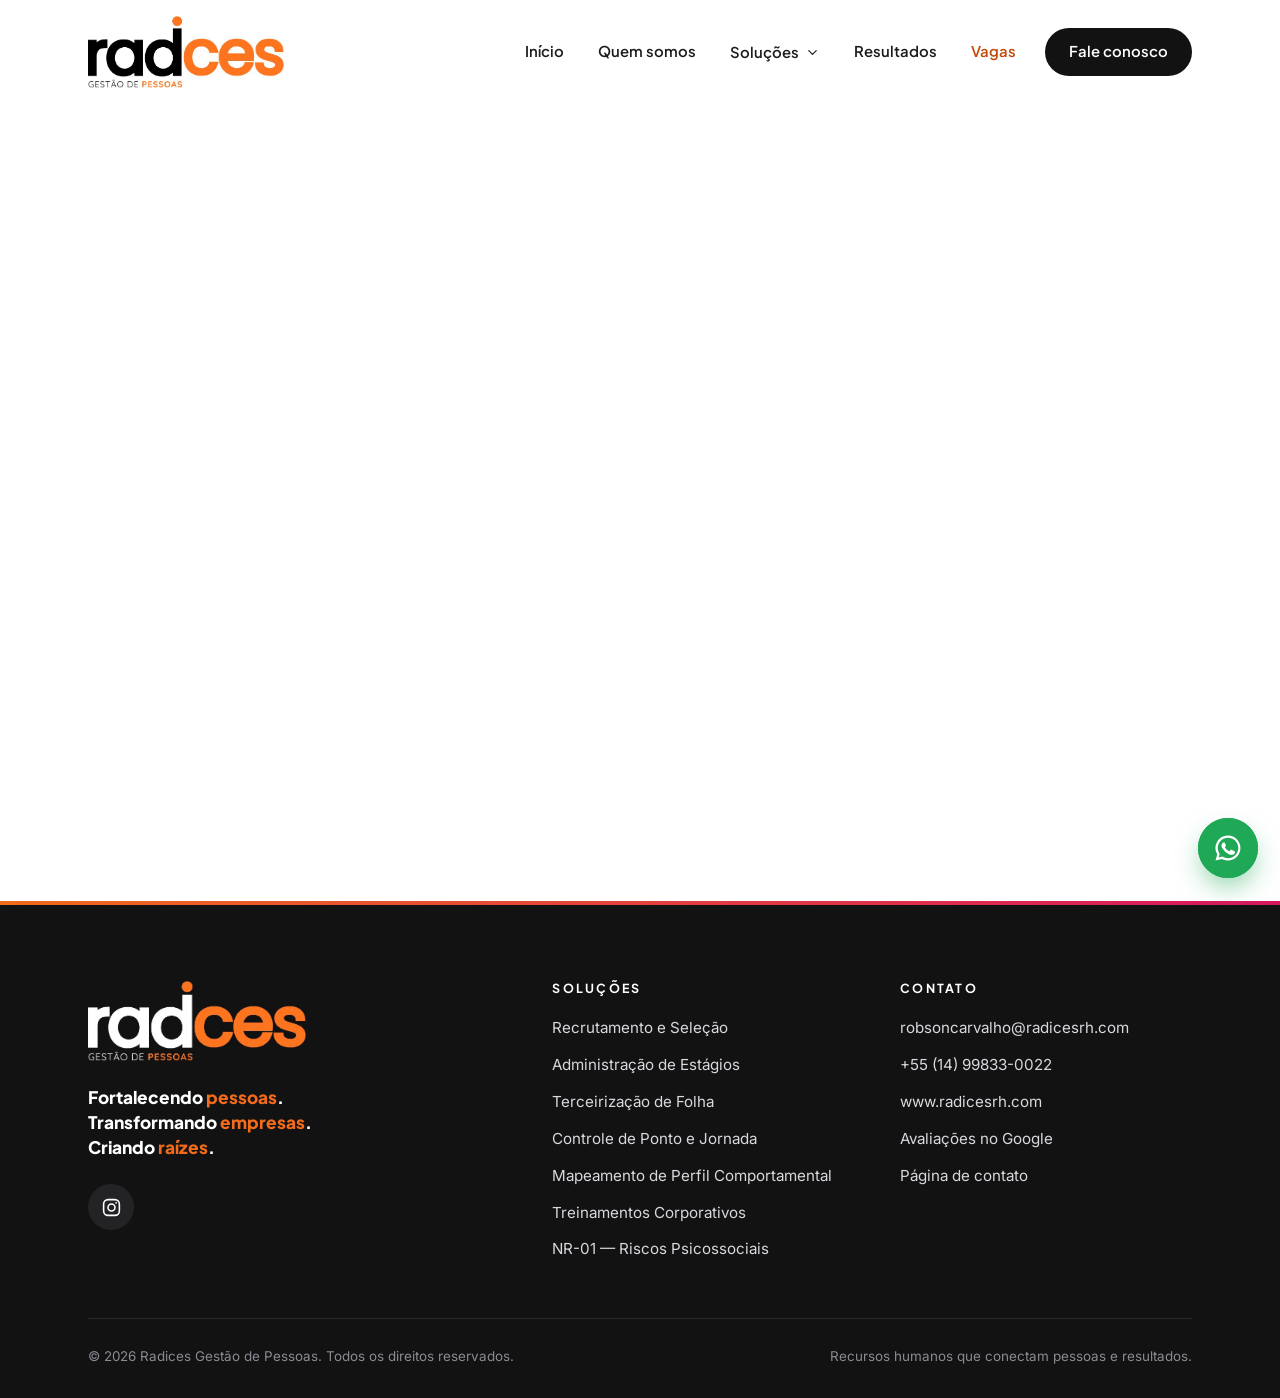
<file: vagas/index.html>
<!doctype html>
<html lang="pt-BR">
<head>
<meta charset="utf-8">
<meta name="viewport" content="width=device-width, initial-scale=1">
<title>Vagas | Radices Gestão de Pessoas</title>
<meta name="description" content="Encontre sua vaga na Radices Gestão de Pessoas. Veja as oportunidades abertas e cadastre-se no banco de talentos.">
<meta property="og:title" content="Vagas | Radices Gestão de Pessoas">
<meta property="og:description" content="Encontre sua vaga na Radices Gestão de Pessoas. Veja as oportunidades abertas e cadastre-se no banco de talentos.">
<meta property="og:type" content="website">
<meta property="og:site_name" content="Radices Gestão de Pessoas">
<meta property="og:locale" content="pt_BR">
<meta property="og:url" content="https://www.radicesrh.com/vagas/">
<meta property="og:image" content="https://www.radicesrh.com/img/og-radices-logo.jpg">
<meta property="og:image:type" content="image/jpeg">
<meta property="og:image:width" content="1200">
<meta property="og:image:height" content="630">
<meta property="og:image:alt" content="Logo da Radices Gestão de Pessoas">
<meta name="twitter:card" content="summary_large_image">
<meta name="twitter:title" content="Vagas | Radices Gestão de Pessoas">
<meta name="twitter:description" content="Encontre sua vaga na Radices Gestão de Pessoas. Veja as oportunidades abertas e cadastre-se no banco de talentos.">
<meta name="twitter:image" content="https://www.radicesrh.com/img/og-radices-logo.jpg">
<link rel="canonical" href="https://www.radicesrh.com/vagas/">
<meta name="theme-color" content="#f26a1b">
<script>document.documentElement.className+=" js"</script>
<link rel="icon" href="../img/favicon.png">
<link rel="apple-touch-icon" href="../img/apple-touch-icon.png">
<link rel="preconnect" href="https://fonts.googleapis.com">
<link rel="preconnect" href="https://fonts.gstatic.com" crossorigin>
<link href="https://fonts.googleapis.com/css2?family=Inter:wght@400;500;600&family=Plus+Jakarta+Sans:wght@600;700;800&display=swap" rel="stylesheet">
<link rel="stylesheet" href="../css/style.css">
</head>
<body>
<a class="skip" href="#conteudo">Pular para o conteúdo</a>
<header class="topo">
  <div class="container">
    <a class="logo" href="../index.html" aria-label="Radices Gestão de Pessoas, página inicial"><img src="../img/logo-radices.png" alt="Radices Gestão de Pessoas" width="131" height="48"></a>
    <button class="menu-btn" type="button" aria-expanded="false" aria-controls="nav" aria-label="Abrir menu"><svg viewBox="0 0 24 24" fill="none" stroke="currentColor" stroke-width="1.9" stroke-linecap="round" stroke-linejoin="round" aria-hidden="true"><path d="M4 6h16M4 12h16M4 18h16"/></svg></button>
    <nav class="nav" id="nav" aria-label="Principal">
      <ul class="menu">
        <li><a href="../index.html">Início</a></li>
        <li><a href="../index.html#quem-somos">Quem somos</a></li>
        <li class="tem-sub">
          <button class="sub-toggle" type="button" aria-expanded="false">Soluções <svg viewBox="0 0 24 24" fill="none" stroke="currentColor" stroke-width="1.9" stroke-linecap="round" stroke-linejoin="round" aria-hidden="true"><path d="m6 9 6 6 6-6"/></svg></button>
          <ul class="submenu"><li><a href="../recrutamento-e-selecao.html">Recrutamento e Seleção</a></li><li><a href="../administracao-de-estagios.html">Administração de Estágios</a></li><li><a href="../terceirizacao-de-folha.html">Terceirização de Folha</a></li><li><a href="../controle-de-ponto.html">Controle de Ponto e Jornada</a></li><li><a href="../perfil-comportamental.html">Mapeamento de Perfil Comportamental</a></li><li><a href="../treinamentos.html">Treinamentos Corporativos</a></li><li><a href="../nr-01-riscos-psicossociais.html">NR-01 — Riscos Psicossociais</a></li></ul>
        </li>
        <li><a href="../resultados.html">Resultados</a></li>
        <li><a class="link-vagas" href="./" aria-current="page">Vagas </a></li>
        <li><a class="cta-menu" href="../contato.html">Fale conosco</a></li>
      </ul>
    </nav>
  </div>
</header>
<main id="conteudo">
  <h1 class="so-leitor">Vagas abertas na Radices Gestão de Pessoas</h1>
  <section class="vagas-tela">
    <iframe class="vagas-frame" src="https://www.nexoraflow.com.br/vagas/radices-rh" title="Vagas abertas na Radices Gestão de Pessoas" allow="clipboard-write" referrerpolicy="strict-origin-when-cross-origin"></iframe>
    <noscript><p class="nota container">Ative o JavaScript do navegador para visualizar as vagas.</p></noscript>
  </section>
</main>
<footer class="rodape">
  <div class="container">
    <div class="cols">
      <div>
        <img src="../img/logo-radices-branco.png" alt="Radices Gestão de Pessoas" width="141" height="52">
        <p class="slogan">Fortalecendo <span>pessoas</span>.<br>Transformando <span>empresas</span>.<br>Criando <span>raízes</span>.</p>
        <div class="redes" aria-label="Redes sociais">
          <a class="rede" href="https://www.instagram.com/radices.rh/" target="_blank" rel="noopener" aria-label="Instagram da Radices"><svg viewBox="0 0 24 24" fill="none" stroke="currentColor" stroke-width="1.8" stroke-linecap="round" stroke-linejoin="round" aria-hidden="true"><rect x="3" y="3" width="18" height="18" rx="5"/><circle cx="12" cy="12" r="4"/><circle cx="17.3" cy="6.7" r="1" fill="currentColor" stroke="none"/></svg></a>
        </div>
      </div>
      <div>
        <h4>Soluções</h4>
        <ul><li><a href="../recrutamento-e-selecao.html">Recrutamento e Seleção</a></li><li><a href="../administracao-de-estagios.html">Administração de Estágios</a></li><li><a href="../terceirizacao-de-folha.html">Terceirização de Folha</a></li><li><a href="../controle-de-ponto.html">Controle de Ponto e Jornada</a></li><li><a href="../perfil-comportamental.html">Mapeamento de Perfil Comportamental</a></li><li><a href="../treinamentos.html">Treinamentos Corporativos</a></li><li><a href="../nr-01-riscos-psicossociais.html">NR-01 — Riscos Psicossociais</a></li></ul>
      </div>
      <div>
        <h4>Contato</h4>
        <ul>
          <li><a href="mailto:robsoncarvalho@radicesrh.com">robsoncarvalho@radicesrh.com</a></li>
          <li><a href="https://wa.me/5514998330022?text=Ol%C3%A1%21%20Vim%20pelo%20site%20da%20Radices%20e%20gostaria%20de%20conversar%20sobre%20os%20servi%C3%A7os." target="_blank" rel="noopener">+55 (14) 99833-0022</a></li>
          <li><a href="https://www.radicesrh.com">www.radicesrh.com</a></li>
          <li><a href="https://share.google/daaWmMgQKPGtYWg7B" target="_blank" rel="noopener">Avaliações no Google</a></li><li><a href="../contato.html">Página de contato</a></li>
        </ul>
      </div>
    </div>
    <div class="base">
      <span>© <span data-ano>2026</span> Radices Gestão de Pessoas. Todos os direitos reservados.</span>
      <span>Recursos humanos que conectam pessoas e resultados.</span>
    </div>
  </div>
</footer>
<a class="whats" href="https://wa.me/5514998330022?text=Ol%C3%A1%21%20Vim%20pelo%20site%20da%20Radices%20e%20gostaria%20de%20conversar%20sobre%20os%20servi%C3%A7os." target="_blank" rel="noopener" aria-label="Conversar pelo WhatsApp"><svg viewBox="0 0 24 24" fill="currentColor" aria-hidden="true"><path d="M12 2a10 10 0 0 0-8.6 15.1L2 22l5-1.3A10 10 0 1 0 12 2zm0 18.2a8.2 8.2 0 0 1-4.2-1.2l-.3-.2-3 .8.8-2.9-.2-.3A8.2 8.2 0 1 1 12 20.2zm4.5-6.1c-.2-.1-1.5-.7-1.7-.8s-.4-.1-.6.1-.7.8-.8 1-.3.2-.5.1a6.7 6.7 0 0 1-3.3-2.9c-.3-.4.2-.4.7-1.4.1-.2 0-.3 0-.4l-.8-1.8c-.2-.5-.4-.4-.6-.4h-.5a1 1 0 0 0-.7.3 3 3 0 0 0-.9 2.2 5.2 5.2 0 0 0 1.1 2.7 11.9 11.9 0 0 0 4.5 4c1.7.7 2.4.8 3.2.6a2.8 2.8 0 0 0 1.8-1.3 2.3 2.3 0 0 0 .2-1.3c-.1-.1-.3-.2-.5-.3z"/></svg></a>
<script src="../js/main.js"></script>
</body>
</html>
</file>
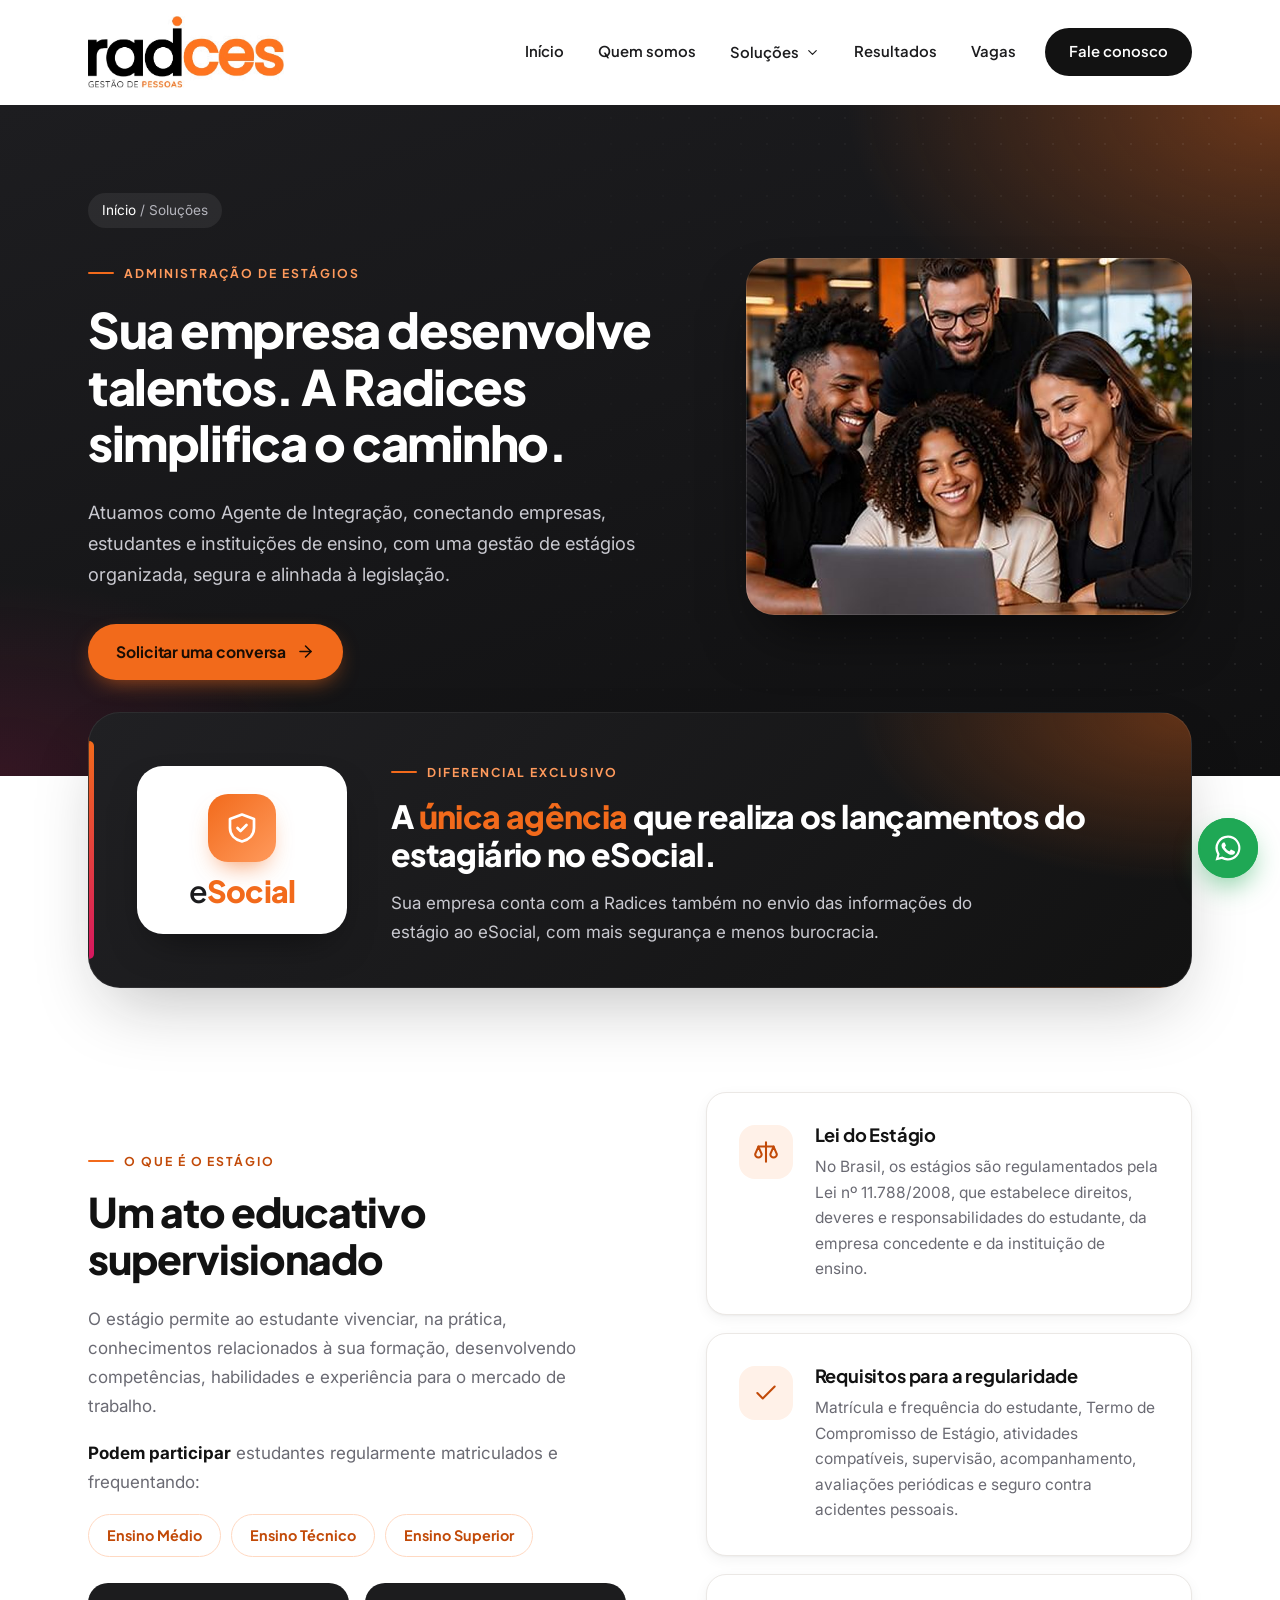
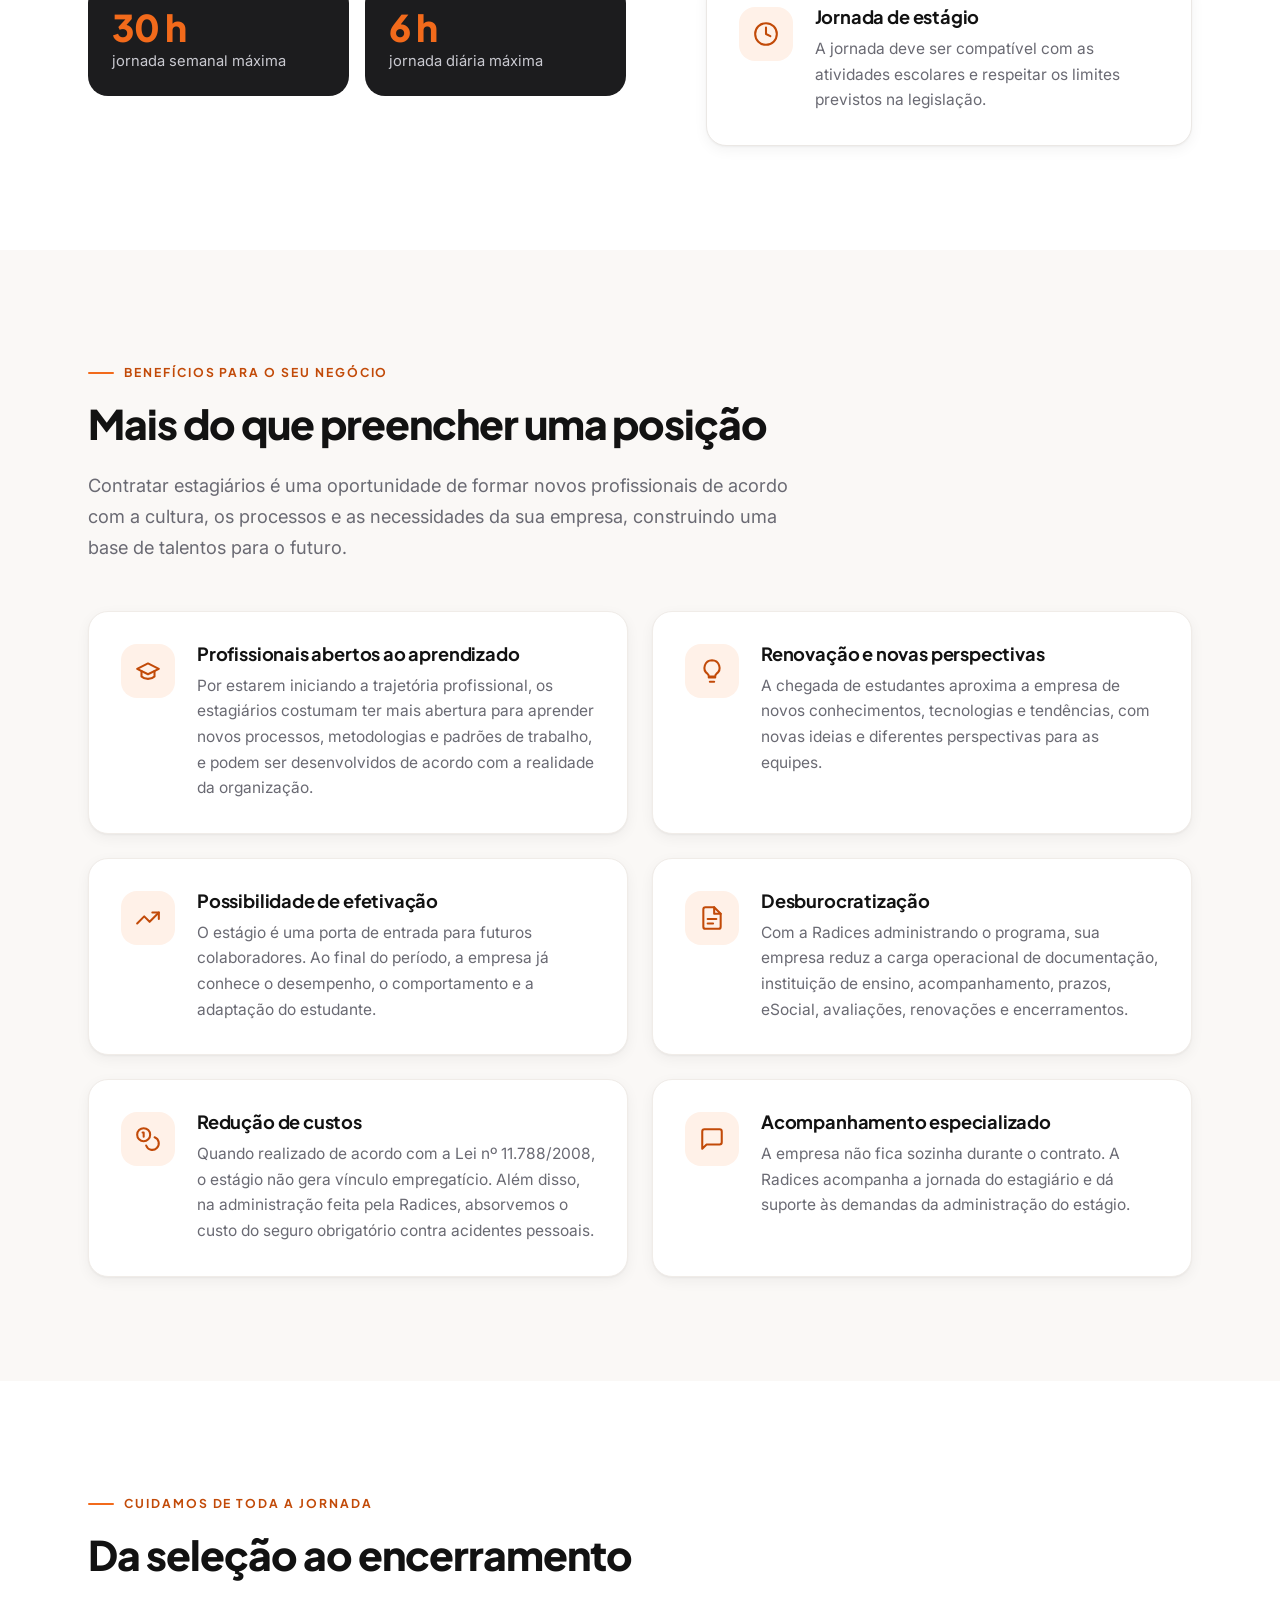
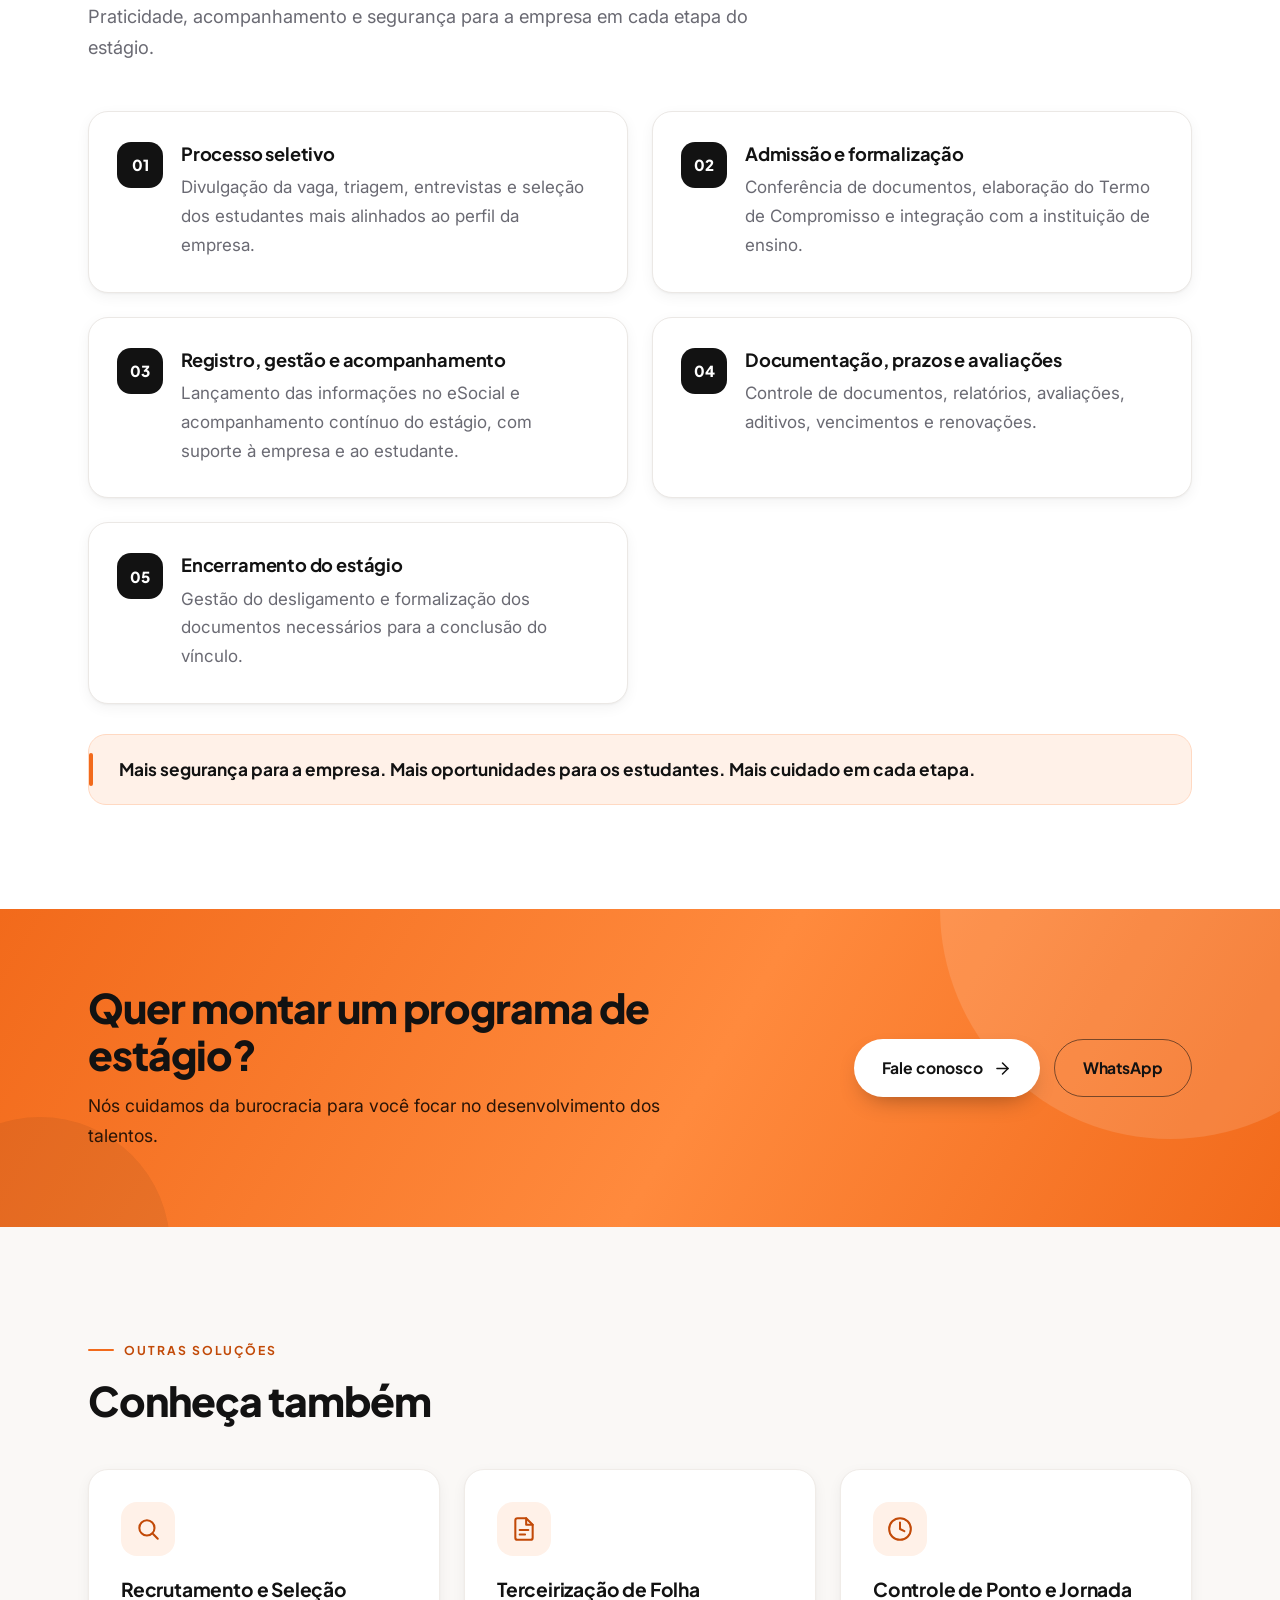
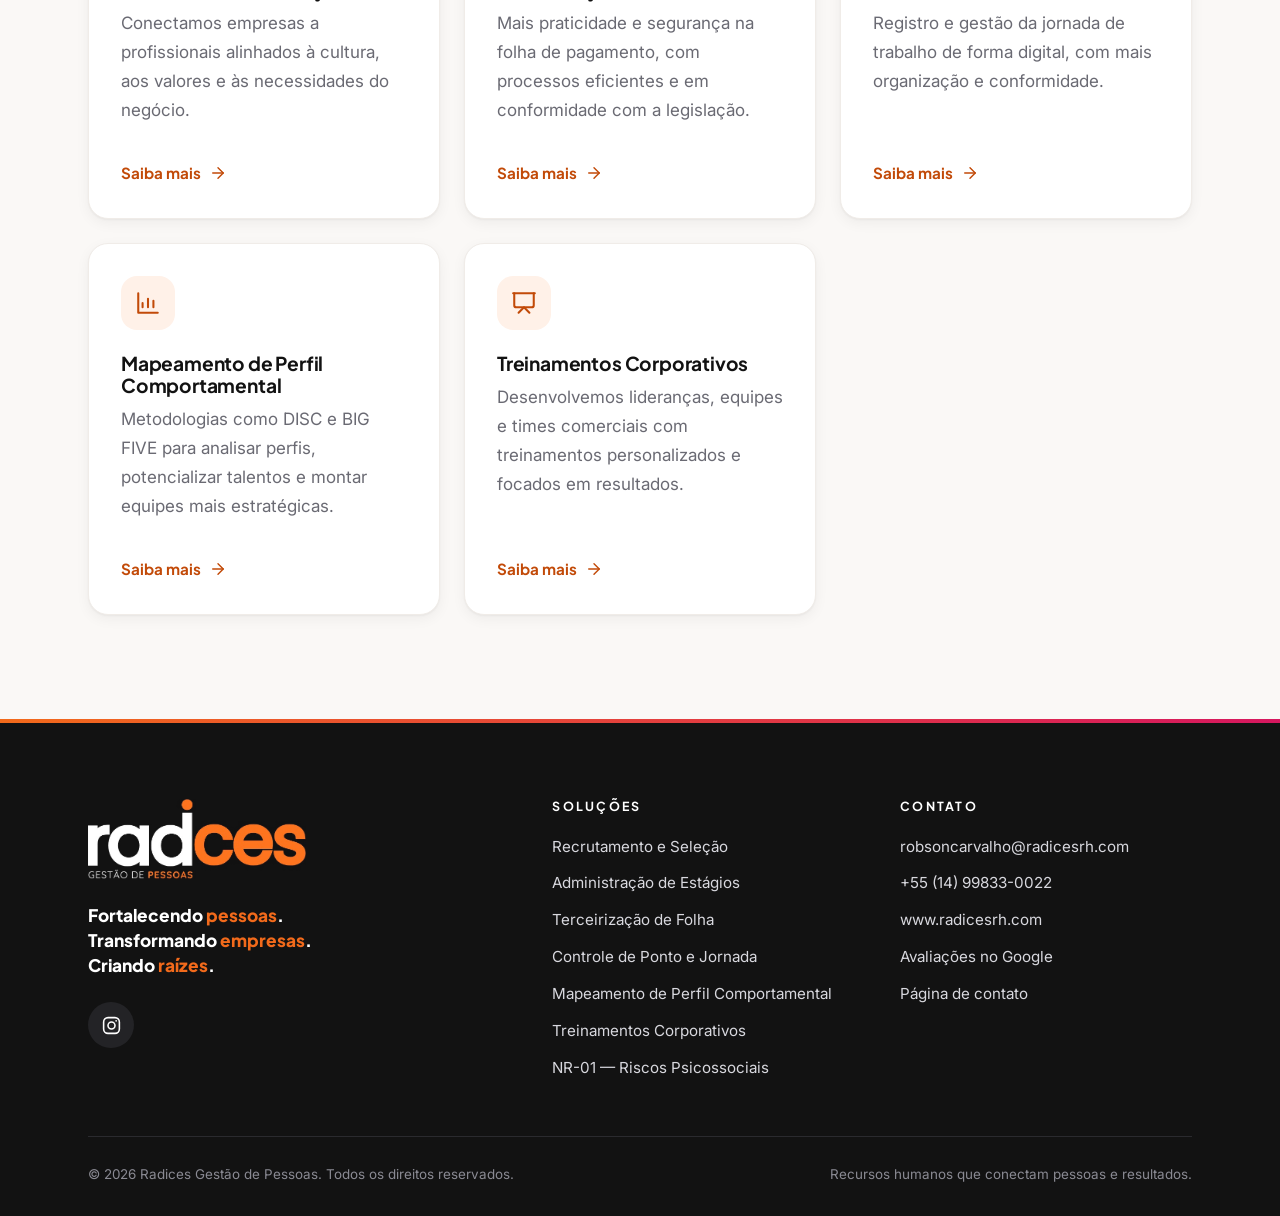
<file: administracao-de-estagios.html>
<!doctype html>
<html lang="pt-BR">
<head>
<meta charset="utf-8">
<meta name="viewport" content="width=device-width, initial-scale=1">
<title>Administração de Estágios | Radices Gestão de Pessoas</title>
<meta name="description" content="A Radices atua como Agente de Integração e cuida de toda a jornada do estágio, da seleção ao encerramento, de acordo com a Lei nº 11.788/2008.">
<meta property="og:title" content="Administração de Estágios | Radices Gestão de Pessoas">
<meta property="og:description" content="A Radices atua como Agente de Integração e cuida de toda a jornada do estágio, da seleção ao encerramento, de acordo com a Lei nº 11.788/2008.">
<meta property="og:type" content="website">
<meta property="og:site_name" content="Radices Gestão de Pessoas">
<meta property="og:locale" content="pt_BR">
<meta property="og:url" content="https://www.radicesrh.com/administracao-de-estagios.html">
<meta property="og:image" content="https://www.radicesrh.com/img/og-radices-logo.jpg">
<meta property="og:image:type" content="image/jpeg">
<meta property="og:image:width" content="1200">
<meta property="og:image:height" content="630">
<meta property="og:image:alt" content="Logo da Radices Gestão de Pessoas">
<meta name="twitter:card" content="summary_large_image">
<meta name="twitter:title" content="Administração de Estágios | Radices Gestão de Pessoas">
<meta name="twitter:description" content="A Radices atua como Agente de Integração e cuida de toda a jornada do estágio, da seleção ao encerramento, de acordo com a Lei nº 11.788/2008.">
<meta name="twitter:image" content="https://www.radicesrh.com/img/og-radices-logo.jpg">
<link rel="canonical" href="https://www.radicesrh.com/administracao-de-estagios.html">
<meta name="theme-color" content="#f26a1b">
<script>document.documentElement.className+=" js"</script>
<link rel="icon" href="img/favicon.png">
<link rel="apple-touch-icon" href="img/apple-touch-icon.png">
<link rel="preconnect" href="https://fonts.googleapis.com">
<link rel="preconnect" href="https://fonts.gstatic.com" crossorigin>
<link href="https://fonts.googleapis.com/css2?family=Inter:wght@400;500;600&family=Plus+Jakarta+Sans:wght@600;700;800&display=swap" rel="stylesheet">
<link rel="stylesheet" href="css/style.css">
</head>
<body>
<a class="skip" href="#conteudo">Pular para o conteúdo</a>
<header class="topo">
  <div class="container">
    <a class="logo" href="index.html" aria-label="Radices Gestão de Pessoas, página inicial"><img src="img/logo-radices.png" alt="Radices Gestão de Pessoas" width="131" height="48"></a>
    <button class="menu-btn" type="button" aria-expanded="false" aria-controls="nav" aria-label="Abrir menu"><svg viewBox="0 0 24 24" fill="none" stroke="currentColor" stroke-width="1.9" stroke-linecap="round" stroke-linejoin="round" aria-hidden="true"><path d="M4 6h16M4 12h16M4 18h16"/></svg></button>
    <nav class="nav" id="nav" aria-label="Principal">
      <ul class="menu">
        <li><a href="index.html">Início</a></li>
        <li><a href="index.html#quem-somos">Quem somos</a></li>
        <li class="tem-sub">
          <button class="sub-toggle" type="button" aria-expanded="false">Soluções <svg viewBox="0 0 24 24" fill="none" stroke="currentColor" stroke-width="1.9" stroke-linecap="round" stroke-linejoin="round" aria-hidden="true"><path d="m6 9 6 6 6-6"/></svg></button>
          <ul class="submenu"><li><a href="recrutamento-e-selecao.html">Recrutamento e Seleção</a></li><li><a href="administracao-de-estagios.html" aria-current="page">Administração de Estágios</a></li><li><a href="terceirizacao-de-folha.html">Terceirização de Folha</a></li><li><a href="controle-de-ponto.html">Controle de Ponto e Jornada</a></li><li><a href="perfil-comportamental.html">Mapeamento de Perfil Comportamental</a></li><li><a href="treinamentos.html">Treinamentos Corporativos</a></li><li><a href="nr-01-riscos-psicossociais.html">NR-01 — Riscos Psicossociais</a></li></ul>
        </li>
        <li><a href="resultados.html">Resultados</a></li>
        <li><a class="link-vagas" href="vagas/">Vagas </a></li>
        <li><a class="cta-menu" href="contato.html">Fale conosco</a></li>
      </ul>
    </nav>
  </div>
</header>
<main id="conteudo">
<section class="pagina-topo">
  <div class="container">
    <div>
      <p class="trilha"><a href="index.html">Início</a> / Soluções</p>
      <span class="sobretitulo">Administração de estágios</span>
      <h1>Sua empresa desenvolve talentos. A Radices simplifica o caminho.</h1>
      <p class="lead">Atuamos como Agente de Integração, conectando empresas, estudantes e instituições de ensino, com uma gestão de estágios organizada, segura e alinhada à legislação.</p>
      <div class="botoes">
        <a class="btn btn-primario" href="contato.html">Solicitar uma conversa <svg viewBox="0 0 24 24" fill="none" stroke="currentColor" stroke-width="1.9" stroke-linecap="round" stroke-linejoin="round" aria-hidden="true"><path d="M5 12h14"/><path d="m12 5 7 7-7 7"/></svg></a>
      </div>
    </div>
    <div><img src="img/equipe-notebook.jpg" alt="Jovens profissionais trabalhando juntos em um notebook" loading="eager"></div>
  </div>
</section>
<section class="secao esocial-secao">
  <div class="container">
      <aside class="esocial" aria-label="Diferencial exclusivo da Radices">
        <div class="esocial-selo">
          <span class="esocial-icone" aria-hidden="true"><svg viewBox="0 0 24 24" fill="none" stroke="currentColor" stroke-width="1.8" stroke-linecap="round" stroke-linejoin="round"><path d="M12 3 4 6v6c0 4.5 3.2 7.8 8 9 4.8-1.2 8-4.5 8-9V6l-8-3Z"/><path d="m9 12 2 2 4-4"/></svg></span>
          <span class="esocial-nome">e<b>Social</b></span>
        </div>
        <div class="esocial-texto">
          <span class="sobretitulo">Diferencial exclusivo</span>
          <h3>A <span class="laranja">única agência</span> que realiza os lançamentos do estagiário no eSocial.</h3>
          <p>Sua empresa conta com a Radices também no envio das informações do estágio ao eSocial, com mais segurança e menos burocracia.</p>
        </div>
      </aside>
  </div>
</section>
<section class="secao">
  <div class="container duas-col">
    <div>
      <span class="sobretitulo">O que é o estágio</span>
      <h2>Um ato educativo supervisionado</h2>
      <div class="traco"></div>
      <p>O estágio permite ao estudante vivenciar, na prática, conhecimentos relacionados à sua formação, desenvolvendo competências, habilidades e experiência para o mercado de trabalho.</p>
      <p><strong>Podem participar</strong> estudantes regularmente matriculados e frequentando:</p>
      <div class="pilulas"><span class="pilula">Ensino Médio</span><span class="pilula">Ensino Técnico</span><span class="pilula">Ensino Superior</span></div>
      <div class="numeros">
        <div class="numero"><strong>30 h</strong>jornada semanal máxima</div>
        <div class="numero"><strong>6 h</strong>jornada diária máxima</div>
      </div>
    </div>
    <div class="lista-icones">
      <div class="cartao item-icone"><span class="icone"><svg viewBox="0 0 24 24" fill="none" stroke="currentColor" stroke-width="1.9" stroke-linecap="round" stroke-linejoin="round" aria-hidden="true"><path d="M12 3v18M5 7h14"/><path d="m5 7-3 7a3 3 0 0 0 6 0z"/><path d="m19 7-3 7a3 3 0 0 0 6 0z"/></svg></span><div><h3>Lei do Estágio</h3><p>No Brasil, os estágios são regulamentados pela Lei nº 11.788/2008, que estabelece direitos, deveres e responsabilidades do estudante, da empresa concedente e da instituição de ensino.</p></div></div>
      <div class="cartao item-icone"><span class="icone"><svg viewBox="0 0 24 24" fill="none" stroke="currentColor" stroke-width="1.9" stroke-linecap="round" stroke-linejoin="round" aria-hidden="true"><path d="M20 6 9 17l-5-5"/></svg></span><div><h3>Requisitos para a regularidade</h3><p>Matrícula e frequência do estudante, Termo de Compromisso de Estágio, atividades compatíveis, supervisão, acompanhamento, avaliações periódicas e seguro contra acidentes pessoais.</p></div></div>
      <div class="cartao item-icone"><span class="icone"><svg viewBox="0 0 24 24" fill="none" stroke="currentColor" stroke-width="1.9" stroke-linecap="round" stroke-linejoin="round" aria-hidden="true"><circle cx="12" cy="12" r="10"/><path d="M12 6v6l4 2"/></svg></span><div><h3>Jornada de estágio</h3><p>A jornada deve ser compatível com as atividades escolares e respeitar os limites previstos na legislação.</p></div></div>
    </div>
  </div>
</section>

<section class="secao suave">
  <div class="container">
    <span class="sobretitulo">Benefícios para o seu negócio</span>
    <h2>Mais do que preencher uma posição</h2>
    <p class="lead">Contratar estagiários é uma oportunidade de formar novos profissionais de acordo com a cultura, os processos e as necessidades da sua empresa, construindo uma base de talentos para o futuro.</p>
    <div class="traco"></div>
    <div class="grade g2"><div class="cartao item-icone"><span class="icone"><svg viewBox="0 0 24 24" fill="none" stroke="currentColor" stroke-width="1.9" stroke-linecap="round" stroke-linejoin="round" aria-hidden="true"><path d="M22 10 12 5 2 10l10 5 10-5z"/><path d="M6 12v5c3 3 9 3 12 0v-5"/></svg></span><div><h3>Profissionais abertos ao aprendizado</h3><p>Por estarem iniciando a trajetória profissional, os estagiários costumam ter mais abertura para aprender novos processos, metodologias e padrões de trabalho, e podem ser desenvolvidos de acordo com a realidade da organização.</p></div></div><div class="cartao item-icone"><span class="icone"><svg viewBox="0 0 24 24" fill="none" stroke="currentColor" stroke-width="1.9" stroke-linecap="round" stroke-linejoin="round" aria-hidden="true"><path d="M9 18h6M10 22h4"/><path d="M12 2a7 7 0 0 0-4 12.7c.6.5 1 1.3 1 2.1V17h6v-.2c0-.8.4-1.6 1-2.1A7 7 0 0 0 12 2z"/></svg></span><div><h3>Renovação e novas perspectivas</h3><p>A chegada de estudantes aproxima a empresa de novos conhecimentos, tecnologias e tendências, com novas ideias e diferentes perspectivas para as equipes.</p></div></div><div class="cartao item-icone"><span class="icone"><svg viewBox="0 0 24 24" fill="none" stroke="currentColor" stroke-width="1.9" stroke-linecap="round" stroke-linejoin="round" aria-hidden="true"><path d="m22 7-8.5 8.5-5-5L2 17"/><path d="M16 7h6v6"/></svg></span><div><h3>Possibilidade de efetivação</h3><p>O estágio é uma porta de entrada para futuros colaboradores. Ao final do período, a empresa já conhece o desempenho, o comportamento e a adaptação do estudante.</p></div></div><div class="cartao item-icone"><span class="icone"><svg viewBox="0 0 24 24" fill="none" stroke="currentColor" stroke-width="1.9" stroke-linecap="round" stroke-linejoin="round" aria-hidden="true"><path d="M14 2H6a2 2 0 0 0-2 2v16a2 2 0 0 0 2 2h12a2 2 0 0 0 2-2V8z"/><path d="M14 2v6h6"/><path d="M8 13h8M8 17h5"/></svg></span><div><h3>Desburocratização</h3><p>Com a Radices administrando o programa, sua empresa reduz a carga operacional de documentação, instituição de ensino, acompanhamento, prazos, eSocial, avaliações, renovações e encerramentos.</p></div></div><div class="cartao item-icone"><span class="icone"><svg viewBox="0 0 24 24" fill="none" stroke="currentColor" stroke-width="1.9" stroke-linecap="round" stroke-linejoin="round" aria-hidden="true"><circle cx="8" cy="8" r="6"/><path d="M18.1 10.4A6 6 0 1 1 10.3 18"/><path d="M7 6h1v4"/></svg></span><div><h3>Redução de custos</h3><p>Quando realizado de acordo com a Lei nº 11.788/2008, o estágio não gera vínculo empregatício. Além disso, na administração feita pela Radices, absorvemos o custo do seguro obrigatório contra acidentes pessoais.</p></div></div><div class="cartao item-icone"><span class="icone"><svg viewBox="0 0 24 24" fill="none" stroke="currentColor" stroke-width="1.9" stroke-linecap="round" stroke-linejoin="round" aria-hidden="true"><path d="M21 15a2 2 0 0 1-2 2H7l-4 4V5a2 2 0 0 1 2-2h14a2 2 0 0 1 2 2z"/></svg></span><div><h3>Acompanhamento especializado</h3><p>A empresa não fica sozinha durante o contrato. A Radices acompanha a jornada do estagiário e dá suporte às demandas da administração do estágio.</p></div></div></div>
  </div>
</section>

<section class="secao">
  <div class="container">
    <span class="sobretitulo">Cuidamos de toda a jornada</span>
    <h2>Da seleção ao encerramento</h2>
    <p class="lead">Praticidade, acompanhamento e segurança para a empresa em cada etapa do estágio.</p>
    <div class="traco"></div>
    <div class="grade g2 etapas"><div class="cartao etapa"><span class="num">01</span><h3>Processo seletivo</h3><p>Divulgação da vaga, triagem, entrevistas e seleção dos estudantes mais alinhados ao perfil da empresa.</p></div><div class="cartao etapa"><span class="num">02</span><h3>Admissão e formalização</h3><p>Conferência de documentos, elaboração do Termo de Compromisso e integração com a instituição de ensino.</p></div><div class="cartao etapa"><span class="num">03</span><h3>Registro, gestão e acompanhamento</h3><p>Lançamento das informações no eSocial e acompanhamento contínuo do estágio, com suporte à empresa e ao estudante.</p></div><div class="cartao etapa"><span class="num">04</span><h3>Documentação, prazos e avaliações</h3><p>Controle de documentos, relatórios, avaliações, aditivos, vencimentos e renovações.</p></div><div class="cartao etapa"><span class="num">05</span><h3>Encerramento do estágio</h3><p>Gestão do desligamento e formalização dos documentos necessários para a conclusão do vínculo.</p></div></div>
    <div class="destaque">Mais segurança para a empresa. Mais oportunidades para os estudantes. Mais cuidado em cada etapa.</div>
  </div>
</section>
<section class="faixa">
  <div class="container">
    <div>
      <h2>Quer montar um programa de estágio?</h2>
      <p>Nós cuidamos da burocracia para você focar no desenvolvimento dos talentos.</p>
    </div>
    <div class="botoes" style="margin-top:0">
      <a class="btn btn-claro" href="contato.html">Fale conosco <svg viewBox="0 0 24 24" fill="none" stroke="currentColor" stroke-width="1.9" stroke-linecap="round" stroke-linejoin="round" aria-hidden="true"><path d="M5 12h14"/><path d="m12 5 7 7-7 7"/></svg></a>
      <a class="btn btn-contorno" href="https://wa.me/5514998330022?text=Ol%C3%A1%21%20Vim%20pelo%20site%20da%20Radices%20e%20gostaria%20de%20falar%20sobre%20administra%C3%A7%C3%A3o%20de%20est%C3%A1gios." target="_blank" rel="noopener">WhatsApp</a>
    </div>
  </div>
</section><section class="secao suave">
  <div class="container">
    <span class="sobretitulo">Outras soluções</span>
    <h2>Conheça também</h2>
    <div class="traco"></div>
    <div class="grade g3"><a class="cartao servico-card" href="recrutamento-e-selecao.html"><span class="icone claro"><svg viewBox="0 0 24 24" fill="none" stroke="currentColor" stroke-width="1.9" stroke-linecap="round" stroke-linejoin="round" aria-hidden="true"><circle cx="11" cy="11" r="7"/><path d="m21 21-4.3-4.3"/></svg></span><h3>Recrutamento e Seleção</h3><p>Conectamos empresas a profissionais alinhados à cultura, aos valores e às necessidades do negócio.</p><span class="saiba">Saiba mais <svg viewBox="0 0 24 24" fill="none" stroke="currentColor" stroke-width="1.9" stroke-linecap="round" stroke-linejoin="round" aria-hidden="true"><path d="M5 12h14"/><path d="m12 5 7 7-7 7"/></svg></span></a><a class="cartao servico-card" href="terceirizacao-de-folha.html"><span class="icone claro"><svg viewBox="0 0 24 24" fill="none" stroke="currentColor" stroke-width="1.9" stroke-linecap="round" stroke-linejoin="round" aria-hidden="true"><path d="M14 2H6a2 2 0 0 0-2 2v16a2 2 0 0 0 2 2h12a2 2 0 0 0 2-2V8z"/><path d="M14 2v6h6"/><path d="M8 13h8M8 17h5"/></svg></span><h3>Terceirização de Folha</h3><p>Mais praticidade e segurança na folha de pagamento, com processos eficientes e em conformidade com a legislação.</p><span class="saiba">Saiba mais <svg viewBox="0 0 24 24" fill="none" stroke="currentColor" stroke-width="1.9" stroke-linecap="round" stroke-linejoin="round" aria-hidden="true"><path d="M5 12h14"/><path d="m12 5 7 7-7 7"/></svg></span></a><a class="cartao servico-card" href="controle-de-ponto.html"><span class="icone claro"><svg viewBox="0 0 24 24" fill="none" stroke="currentColor" stroke-width="1.9" stroke-linecap="round" stroke-linejoin="round" aria-hidden="true"><circle cx="12" cy="12" r="10"/><path d="M12 6v6l4 2"/></svg></span><h3>Controle de Ponto e Jornada</h3><p>Registro e gestão da jornada de trabalho de forma digital, com mais organização e conformidade.</p><span class="saiba">Saiba mais <svg viewBox="0 0 24 24" fill="none" stroke="currentColor" stroke-width="1.9" stroke-linecap="round" stroke-linejoin="round" aria-hidden="true"><path d="M5 12h14"/><path d="m12 5 7 7-7 7"/></svg></span></a><a class="cartao servico-card" href="perfil-comportamental.html"><span class="icone claro"><svg viewBox="0 0 24 24" fill="none" stroke="currentColor" stroke-width="1.9" stroke-linecap="round" stroke-linejoin="round" aria-hidden="true"><path d="M3 3v18h18"/><path d="M7 16v-4M12 16V8M17 16v-6"/></svg></span><h3>Mapeamento de Perfil Comportamental</h3><p>Metodologias como DISC e BIG FIVE para analisar perfis, potencializar talentos e montar equipes mais estratégicas.</p><span class="saiba">Saiba mais <svg viewBox="0 0 24 24" fill="none" stroke="currentColor" stroke-width="1.9" stroke-linecap="round" stroke-linejoin="round" aria-hidden="true"><path d="M5 12h14"/><path d="m12 5 7 7-7 7"/></svg></span></a><a class="cartao servico-card" href="treinamentos.html"><span class="icone claro"><svg viewBox="0 0 24 24" fill="none" stroke="currentColor" stroke-width="1.9" stroke-linecap="round" stroke-linejoin="round" aria-hidden="true"><path d="M2 3h20"/><path d="M21 3v11a2 2 0 0 1-2 2H5a2 2 0 0 1-2-2V3"/><path d="m7 21 5-5 5 5"/></svg></span><h3>Treinamentos Corporativos</h3><p>Desenvolvemos lideranças, equipes e times comerciais com treinamentos personalizados e focados em resultados.</p><span class="saiba">Saiba mais <svg viewBox="0 0 24 24" fill="none" stroke="currentColor" stroke-width="1.9" stroke-linecap="round" stroke-linejoin="round" aria-hidden="true"><path d="M5 12h14"/><path d="m12 5 7 7-7 7"/></svg></span></a></div>
  </div>
</section>
</main>
<footer class="rodape">
  <div class="container">
    <div class="cols">
      <div>
        <img src="img/logo-radices-branco.png" alt="Radices Gestão de Pessoas" width="141" height="52">
        <p class="slogan">Fortalecendo <span>pessoas</span>.<br>Transformando <span>empresas</span>.<br>Criando <span>raízes</span>.</p>
        <div class="redes" aria-label="Redes sociais">
          <a class="rede" href="https://www.instagram.com/radices.rh/" target="_blank" rel="noopener" aria-label="Instagram da Radices"><svg viewBox="0 0 24 24" fill="none" stroke="currentColor" stroke-width="1.8" stroke-linecap="round" stroke-linejoin="round" aria-hidden="true"><rect x="3" y="3" width="18" height="18" rx="5"/><circle cx="12" cy="12" r="4"/><circle cx="17.3" cy="6.7" r="1" fill="currentColor" stroke="none"/></svg></a>
        </div>
      </div>
      <div>
        <h4>Soluções</h4>
        <ul><li><a href="recrutamento-e-selecao.html">Recrutamento e Seleção</a></li><li><a href="administracao-de-estagios.html">Administração de Estágios</a></li><li><a href="terceirizacao-de-folha.html">Terceirização de Folha</a></li><li><a href="controle-de-ponto.html">Controle de Ponto e Jornada</a></li><li><a href="perfil-comportamental.html">Mapeamento de Perfil Comportamental</a></li><li><a href="treinamentos.html">Treinamentos Corporativos</a></li><li><a href="nr-01-riscos-psicossociais.html">NR-01 — Riscos Psicossociais</a></li></ul>
      </div>
      <div>
        <h4>Contato</h4>
        <ul>
          <li><a href="mailto:robsoncarvalho@radicesrh.com">robsoncarvalho@radicesrh.com</a></li>
          <li><a href="https://wa.me/5514998330022?text=Ol%C3%A1%21%20Vim%20pelo%20site%20da%20Radices%20e%20gostaria%20de%20conversar%20sobre%20os%20servi%C3%A7os." target="_blank" rel="noopener">+55 (14) 99833-0022</a></li>
          <li><a href="https://www.radicesrh.com">www.radicesrh.com</a></li>
          <li><a href="https://share.google/daaWmMgQKPGtYWg7B" target="_blank" rel="noopener">Avaliações no Google</a></li><li><a href="contato.html">Página de contato</a></li>
        </ul>
      </div>
    </div>
    <div class="base">
      <span>© <span data-ano>2026</span> Radices Gestão de Pessoas. Todos os direitos reservados.</span>
      <span>Recursos humanos que conectam pessoas e resultados.</span>
    </div>
  </div>
</footer>
<a class="whats" href="https://wa.me/5514998330022?text=Ol%C3%A1%21%20Vim%20pelo%20site%20da%20Radices%20e%20gostaria%20de%20conversar%20sobre%20os%20servi%C3%A7os." target="_blank" rel="noopener" aria-label="Conversar pelo WhatsApp"><svg viewBox="0 0 24 24" fill="currentColor" aria-hidden="true"><path d="M12 2a10 10 0 0 0-8.6 15.1L2 22l5-1.3A10 10 0 1 0 12 2zm0 18.2a8.2 8.2 0 0 1-4.2-1.2l-.3-.2-3 .8.8-2.9-.2-.3A8.2 8.2 0 1 1 12 20.2zm4.5-6.1c-.2-.1-1.5-.7-1.7-.8s-.4-.1-.6.1-.7.8-.8 1-.3.2-.5.1a6.7 6.7 0 0 1-3.3-2.9c-.3-.4.2-.4.7-1.4.1-.2 0-.3 0-.4l-.8-1.8c-.2-.5-.4-.4-.6-.4h-.5a1 1 0 0 0-.7.3 3 3 0 0 0-.9 2.2 5.2 5.2 0 0 0 1.1 2.7 11.9 11.9 0 0 0 4.5 4c1.7.7 2.4.8 3.2.6a2.8 2.8 0 0 0 1.8-1.3 2.3 2.3 0 0 0 .2-1.3c-.1-.1-.3-.2-.5-.3z"/></svg></a>
<script src="js/main.js"></script>
</body>
</html>
</file>
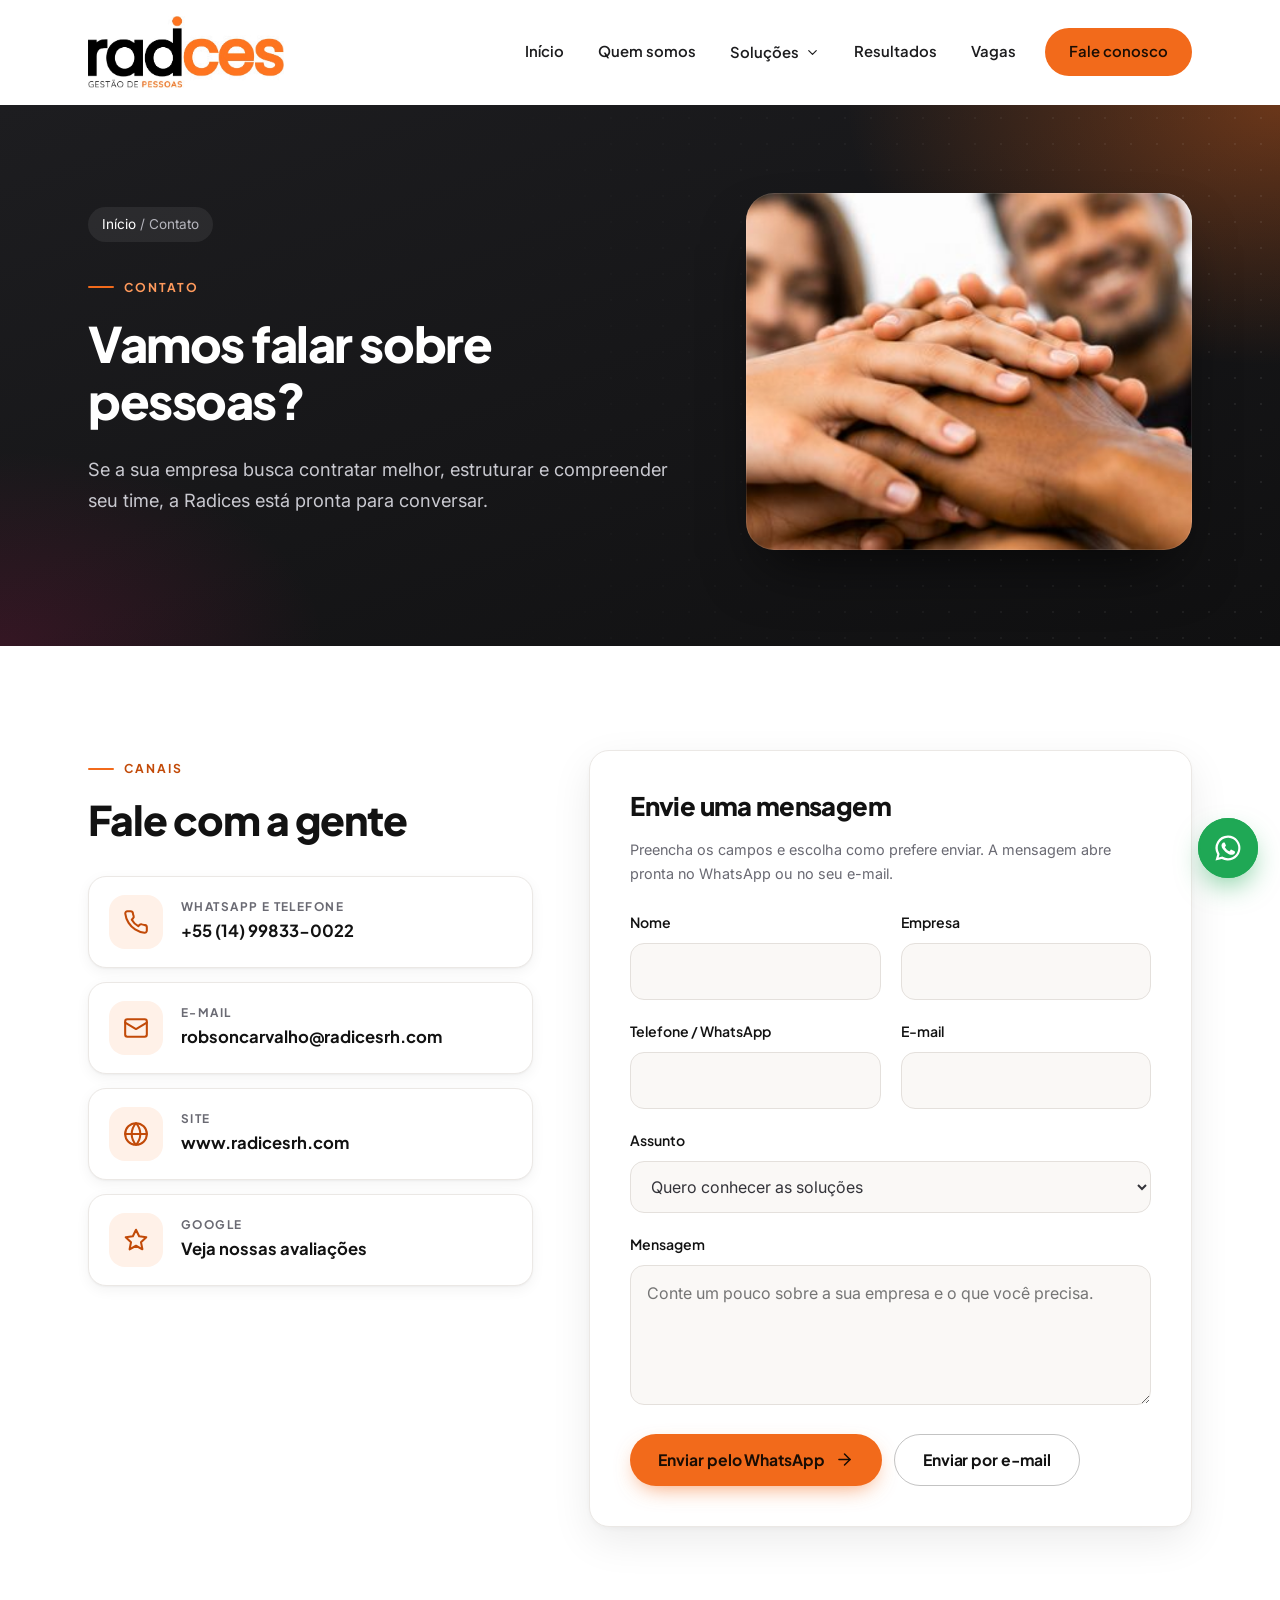
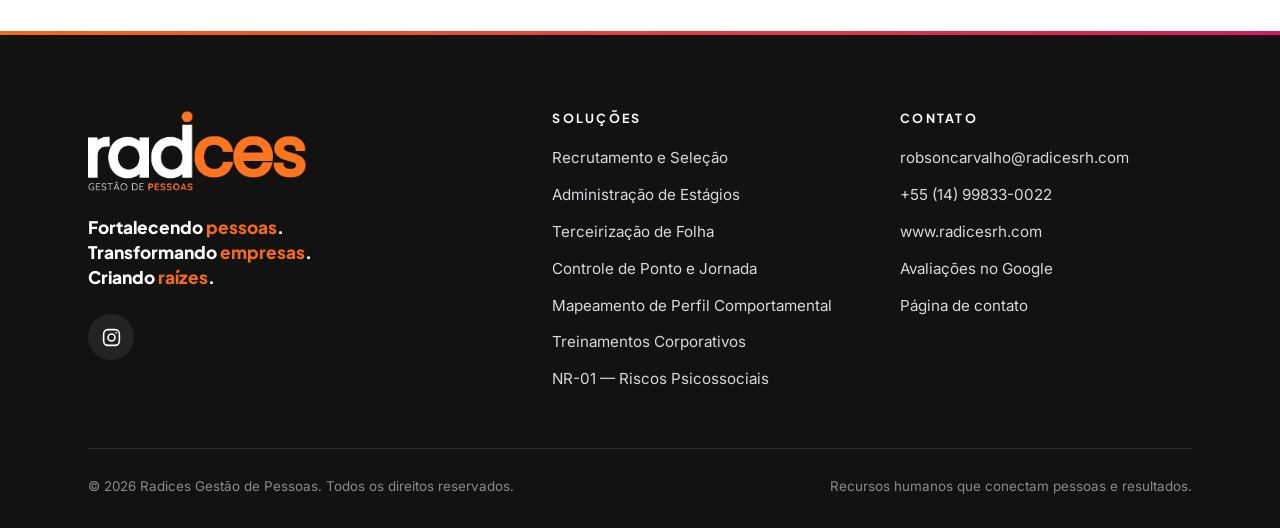
<file: contato.html>
<!doctype html>
<html lang="pt-BR">
<head>
<meta charset="utf-8">
<meta name="viewport" content="width=device-width, initial-scale=1">
<title>Contato | Radices Gestão de Pessoas</title>
<meta name="description" content="Fale com a Radices Gestão de Pessoas por WhatsApp, telefone ou e-mail.">
<meta property="og:title" content="Contato | Radices Gestão de Pessoas">
<meta property="og:description" content="Fale com a Radices Gestão de Pessoas por WhatsApp, telefone ou e-mail.">
<meta property="og:type" content="website">
<meta property="og:site_name" content="Radices Gestão de Pessoas">
<meta property="og:locale" content="pt_BR">
<meta property="og:url" content="https://www.radicesrh.com/contato.html">
<meta property="og:image" content="https://www.radicesrh.com/img/og-radices-logo.jpg">
<meta property="og:image:type" content="image/jpeg">
<meta property="og:image:width" content="1200">
<meta property="og:image:height" content="630">
<meta property="og:image:alt" content="Logo da Radices Gestão de Pessoas">
<meta name="twitter:card" content="summary_large_image">
<meta name="twitter:title" content="Contato | Radices Gestão de Pessoas">
<meta name="twitter:description" content="Fale com a Radices Gestão de Pessoas por WhatsApp, telefone ou e-mail.">
<meta name="twitter:image" content="https://www.radicesrh.com/img/og-radices-logo.jpg">
<link rel="canonical" href="https://www.radicesrh.com/contato.html">
<meta name="theme-color" content="#f26a1b">
<script>document.documentElement.className+=" js"</script>
<link rel="icon" href="img/favicon.png">
<link rel="apple-touch-icon" href="img/apple-touch-icon.png">
<link rel="preconnect" href="https://fonts.googleapis.com">
<link rel="preconnect" href="https://fonts.gstatic.com" crossorigin>
<link href="https://fonts.googleapis.com/css2?family=Inter:wght@400;500;600&family=Plus+Jakarta+Sans:wght@600;700;800&display=swap" rel="stylesheet">
<link rel="stylesheet" href="css/style.css">
</head>
<body>
<a class="skip" href="#conteudo">Pular para o conteúdo</a>
<header class="topo">
  <div class="container">
    <a class="logo" href="index.html" aria-label="Radices Gestão de Pessoas, página inicial"><img src="img/logo-radices.png" alt="Radices Gestão de Pessoas" width="131" height="48"></a>
    <button class="menu-btn" type="button" aria-expanded="false" aria-controls="nav" aria-label="Abrir menu"><svg viewBox="0 0 24 24" fill="none" stroke="currentColor" stroke-width="1.9" stroke-linecap="round" stroke-linejoin="round" aria-hidden="true"><path d="M4 6h16M4 12h16M4 18h16"/></svg></button>
    <nav class="nav" id="nav" aria-label="Principal">
      <ul class="menu">
        <li><a href="index.html">Início</a></li>
        <li><a href="index.html#quem-somos">Quem somos</a></li>
        <li class="tem-sub">
          <button class="sub-toggle" type="button" aria-expanded="false">Soluções <svg viewBox="0 0 24 24" fill="none" stroke="currentColor" stroke-width="1.9" stroke-linecap="round" stroke-linejoin="round" aria-hidden="true"><path d="m6 9 6 6 6-6"/></svg></button>
          <ul class="submenu"><li><a href="recrutamento-e-selecao.html">Recrutamento e Seleção</a></li><li><a href="administracao-de-estagios.html">Administração de Estágios</a></li><li><a href="terceirizacao-de-folha.html">Terceirização de Folha</a></li><li><a href="controle-de-ponto.html">Controle de Ponto e Jornada</a></li><li><a href="perfil-comportamental.html">Mapeamento de Perfil Comportamental</a></li><li><a href="treinamentos.html">Treinamentos Corporativos</a></li><li><a href="nr-01-riscos-psicossociais.html">NR-01 — Riscos Psicossociais</a></li></ul>
        </li>
        <li><a href="resultados.html">Resultados</a></li>
        <li><a class="link-vagas" href="vagas/">Vagas </a></li>
        <li><a class="cta-menu" href="contato.html" aria-current="page">Fale conosco</a></li>
      </ul>
    </nav>
  </div>
</header>
<main id="conteudo">
<section class="pagina-topo">
  <div class="container">
    <div>
      <p class="trilha"><a href="index.html">Início</a> / Contato</p>
      <span class="sobretitulo">Contato</span>
      <h1>Vamos falar sobre pessoas?</h1>
      <p class="lead">Se a sua empresa busca contratar melhor, estruturar e compreender seu time, a Radices está pronta para conversar.</p>
    </div>
    <div><img src="img/maos-unidas.jpg" alt="Equipe com as mãos unidas ao centro" loading="eager"></div>
  </div>
</section>

<section class="secao">
  <div class="container contato-grade">
    <div>
      <span class="sobretitulo">Canais</span>
      <h2>Fale com a gente</h2>
      <div class="traco"></div>
      <div class="lista-icones">
        <a class="canal" href="https://wa.me/5514998330022?text=Ol%C3%A1%21%20Vim%20pelo%20site%20da%20Radices%20e%20gostaria%20de%20conversar%20sobre%20os%20servi%C3%A7os." target="_blank" rel="noopener"><span class="icone"><svg viewBox="0 0 24 24" fill="none" stroke="currentColor" stroke-width="1.9" stroke-linecap="round" stroke-linejoin="round" aria-hidden="true"><path d="M22 16.9v3a2 2 0 0 1-2.2 2 19.8 19.8 0 0 1-8.6-3.1 19.5 19.5 0 0 1-6-6A19.8 19.8 0 0 1 2.1 4.2 2 2 0 0 1 4.1 2h3a2 2 0 0 1 2 1.7c.1 1 .4 1.9.7 2.8a2 2 0 0 1-.5 2.1L8.1 9.9a16 16 0 0 0 6 6l1.3-1.3a2 2 0 0 1 2.1-.4c.9.3 1.8.6 2.8.7a2 2 0 0 1 1.7 2z"/></svg></span><span><small>WhatsApp e telefone</small><strong>+55 (14) 99833-0022</strong></span></a>
        <a class="canal" href="mailto:robsoncarvalho@radicesrh.com"><span class="icone"><svg viewBox="0 0 24 24" fill="none" stroke="currentColor" stroke-width="1.9" stroke-linecap="round" stroke-linejoin="round" aria-hidden="true"><rect x="2" y="4" width="20" height="16" rx="2"/><path d="m22 7-10 6L2 7"/></svg></span><span><small>E-mail</small><strong>robsoncarvalho@radicesrh.com</strong></span></a>
        <a class="canal" href="https://www.radicesrh.com"><span class="icone"><svg viewBox="0 0 24 24" fill="none" stroke="currentColor" stroke-width="1.9" stroke-linecap="round" stroke-linejoin="round" aria-hidden="true"><circle cx="12" cy="12" r="10"/><path d="M2 12h20"/><path d="M12 2a15.3 15.3 0 0 1 4 10 15.3 15.3 0 0 1-4 10 15.3 15.3 0 0 1-4-10 15.3 15.3 0 0 1 4-10z"/></svg></span><span><small>Site</small><strong>www.radicesrh.com</strong></span></a>
      <a class="canal" href="https://share.google/daaWmMgQKPGtYWg7B" target="_blank" rel="noopener"><span class="icone"><svg viewBox="0 0 24 24" fill="none" stroke="currentColor" stroke-width="1.9" stroke-linecap="round" stroke-linejoin="round" aria-hidden="true"><path d="M12 2.5l2.9 6.1 6.6.8-4.9 4.6 1.3 6.6L12 17.3l-5.9 3.3 1.3-6.6-4.9-4.6 6.6-.8L12 2.5z"/></svg></span><span><small>Google</small><strong>Veja nossas avaliações</strong></span></a>
      </div>
    </div>
    <div class="cartao">
      <h2 style="font-size:1.6rem">Envie uma mensagem</h2>
      <p class="nota">Preencha os campos e escolha como prefere enviar. A mensagem abre pronta no WhatsApp ou no seu e-mail.</p>
      <form class="form" id="form-contato" novalidate>
        <div class="linha2">
          <div><label for="nome">Nome</label><input id="nome" name="nome" autocomplete="name" required></div>
          <div><label for="empresa">Empresa</label><input id="empresa" name="empresa" autocomplete="organization"></div>
        </div>
        <div class="linha2">
          <div><label for="telefone">Telefone / WhatsApp</label><input id="telefone" name="telefone" type="tel" autocomplete="tel"></div>
          <div><label for="email">E-mail</label><input id="email" name="email" type="email" autocomplete="email"></div>
        </div>
        <div><label for="servico">Assunto</label>
          <select id="servico" name="servico"><option>Quero conhecer as soluções</option><option>Recrutamento e Seleção</option><option>Administração de Estágios</option><option>Terceirização de Folha</option><option>Controle de Ponto e Jornada</option><option>Mapeamento de Perfil Comportamental</option><option>Treinamentos Corporativos</option></select>
        </div>
        <div><label for="mensagem">Mensagem</label><textarea id="mensagem" name="mensagem" placeholder="Conte um pouco sobre a sua empresa e o que você precisa."></textarea></div>
        <p class="nota" id="form-erro" role="alert" hidden>Preencha pelo menos o seu nome.</p>
        <div class="acoes">
          <button class="btn btn-primario" type="submit" data-via="whatsapp">Enviar pelo WhatsApp <svg viewBox="0 0 24 24" fill="none" stroke="currentColor" stroke-width="1.9" stroke-linecap="round" stroke-linejoin="round" aria-hidden="true"><path d="M5 12h14"/><path d="m12 5 7 7-7 7"/></svg></button>
          <button class="btn btn-contorno" type="submit" data-via="email">Enviar por e-mail</button>
        </div>
      </form>
    </div>
  </div>
</section>
</main>
<footer class="rodape">
  <div class="container">
    <div class="cols">
      <div>
        <img src="img/logo-radices-branco.png" alt="Radices Gestão de Pessoas" width="141" height="52">
        <p class="slogan">Fortalecendo <span>pessoas</span>.<br>Transformando <span>empresas</span>.<br>Criando <span>raízes</span>.</p>
        <div class="redes" aria-label="Redes sociais">
          <a class="rede" href="https://www.instagram.com/radices.rh/" target="_blank" rel="noopener" aria-label="Instagram da Radices"><svg viewBox="0 0 24 24" fill="none" stroke="currentColor" stroke-width="1.8" stroke-linecap="round" stroke-linejoin="round" aria-hidden="true"><rect x="3" y="3" width="18" height="18" rx="5"/><circle cx="12" cy="12" r="4"/><circle cx="17.3" cy="6.7" r="1" fill="currentColor" stroke="none"/></svg></a>
        </div>
      </div>
      <div>
        <h4>Soluções</h4>
        <ul><li><a href="recrutamento-e-selecao.html">Recrutamento e Seleção</a></li><li><a href="administracao-de-estagios.html">Administração de Estágios</a></li><li><a href="terceirizacao-de-folha.html">Terceirização de Folha</a></li><li><a href="controle-de-ponto.html">Controle de Ponto e Jornada</a></li><li><a href="perfil-comportamental.html">Mapeamento de Perfil Comportamental</a></li><li><a href="treinamentos.html">Treinamentos Corporativos</a></li><li><a href="nr-01-riscos-psicossociais.html">NR-01 — Riscos Psicossociais</a></li></ul>
      </div>
      <div>
        <h4>Contato</h4>
        <ul>
          <li><a href="mailto:robsoncarvalho@radicesrh.com">robsoncarvalho@radicesrh.com</a></li>
          <li><a href="https://wa.me/5514998330022?text=Ol%C3%A1%21%20Vim%20pelo%20site%20da%20Radices%20e%20gostaria%20de%20conversar%20sobre%20os%20servi%C3%A7os." target="_blank" rel="noopener">+55 (14) 99833-0022</a></li>
          <li><a href="https://www.radicesrh.com">www.radicesrh.com</a></li>
          <li><a href="https://share.google/daaWmMgQKPGtYWg7B" target="_blank" rel="noopener">Avaliações no Google</a></li><li><a href="contato.html">Página de contato</a></li>
        </ul>
      </div>
    </div>
    <div class="base">
      <span>© <span data-ano>2026</span> Radices Gestão de Pessoas. Todos os direitos reservados.</span>
      <span>Recursos humanos que conectam pessoas e resultados.</span>
    </div>
  </div>
</footer>
<a class="whats" href="https://wa.me/5514998330022?text=Ol%C3%A1%21%20Vim%20pelo%20site%20da%20Radices%20e%20gostaria%20de%20conversar%20sobre%20os%20servi%C3%A7os." target="_blank" rel="noopener" aria-label="Conversar pelo WhatsApp"><svg viewBox="0 0 24 24" fill="currentColor" aria-hidden="true"><path d="M12 2a10 10 0 0 0-8.6 15.1L2 22l5-1.3A10 10 0 1 0 12 2zm0 18.2a8.2 8.2 0 0 1-4.2-1.2l-.3-.2-3 .8.8-2.9-.2-.3A8.2 8.2 0 1 1 12 20.2zm4.5-6.1c-.2-.1-1.5-.7-1.7-.8s-.4-.1-.6.1-.7.8-.8 1-.3.2-.5.1a6.7 6.7 0 0 1-3.3-2.9c-.3-.4.2-.4.7-1.4.1-.2 0-.3 0-.4l-.8-1.8c-.2-.5-.4-.4-.6-.4h-.5a1 1 0 0 0-.7.3 3 3 0 0 0-.9 2.2 5.2 5.2 0 0 0 1.1 2.7 11.9 11.9 0 0 0 4.5 4c1.7.7 2.4.8 3.2.6a2.8 2.8 0 0 0 1.8-1.3 2.3 2.3 0 0 0 .2-1.3c-.1-.1-.3-.2-.5-.3z"/></svg></a>
<script src="js/main.js"></script>
</body>
</html>
</file>
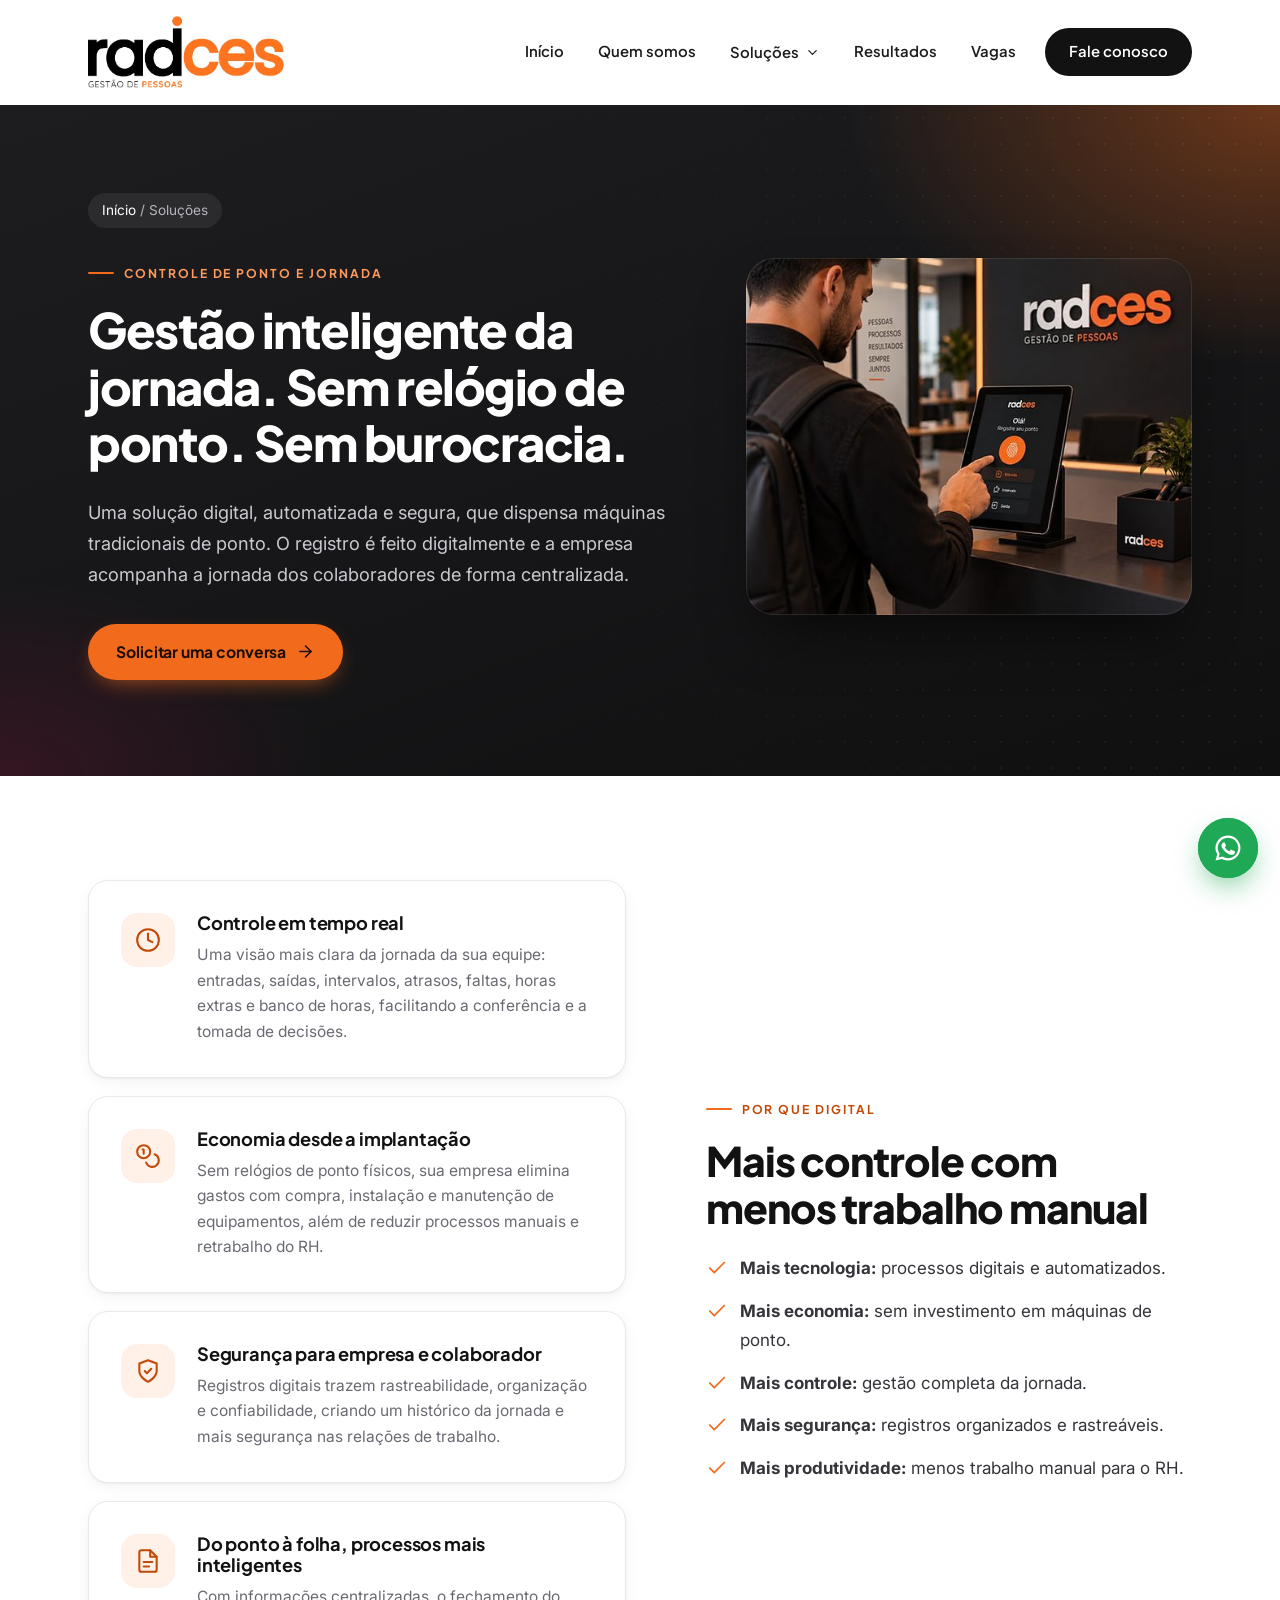
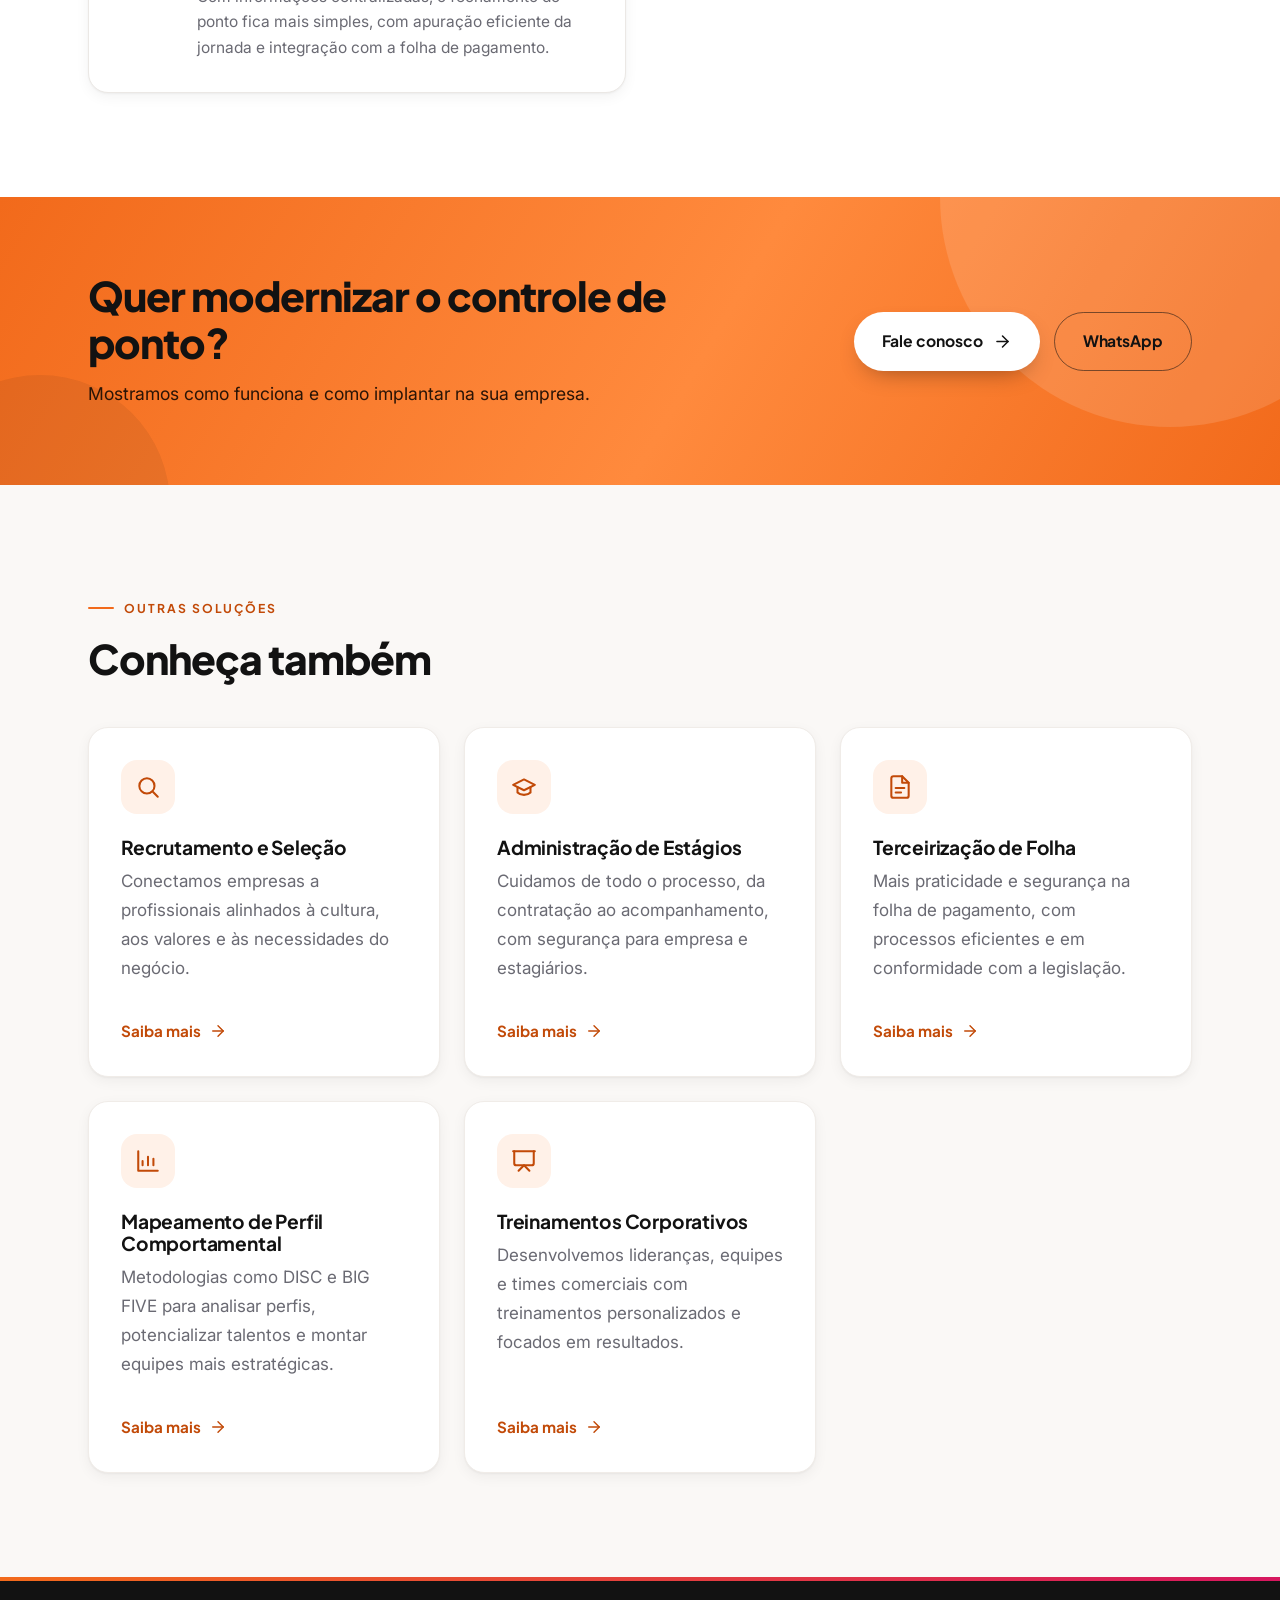
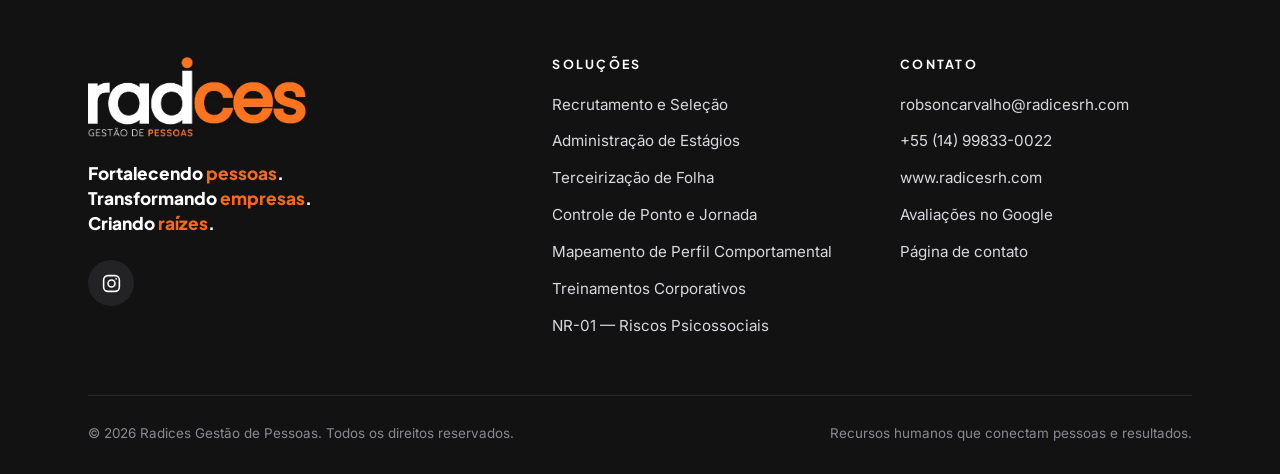
<file: controle-de-ponto.html>
<!doctype html>
<html lang="pt-BR">
<head>
<meta charset="utf-8">
<meta name="viewport" content="width=device-width, initial-scale=1">
<title>Controle de Ponto e Jornada | Radices Gestão de Pessoas</title>
<meta name="description" content="Gestão inteligente da jornada: controle de ponto digital, automatizado e seguro, sem relógio de ponto e sem burocracia.">
<meta property="og:title" content="Controle de Ponto e Jornada | Radices Gestão de Pessoas">
<meta property="og:description" content="Gestão inteligente da jornada: controle de ponto digital, automatizado e seguro, sem relógio de ponto e sem burocracia.">
<meta property="og:type" content="website">
<meta property="og:site_name" content="Radices Gestão de Pessoas">
<meta property="og:locale" content="pt_BR">
<meta property="og:url" content="https://www.radicesrh.com/controle-de-ponto.html">
<meta property="og:image" content="https://www.radicesrh.com/img/og-radices-logo.jpg">
<meta property="og:image:type" content="image/jpeg">
<meta property="og:image:width" content="1200">
<meta property="og:image:height" content="630">
<meta property="og:image:alt" content="Logo da Radices Gestão de Pessoas">
<meta name="twitter:card" content="summary_large_image">
<meta name="twitter:title" content="Controle de Ponto e Jornada | Radices Gestão de Pessoas">
<meta name="twitter:description" content="Gestão inteligente da jornada: controle de ponto digital, automatizado e seguro, sem relógio de ponto e sem burocracia.">
<meta name="twitter:image" content="https://www.radicesrh.com/img/og-radices-logo.jpg">
<link rel="canonical" href="https://www.radicesrh.com/controle-de-ponto.html">
<meta name="theme-color" content="#f26a1b">
<script>document.documentElement.className+=" js"</script>
<link rel="icon" href="img/favicon.png">
<link rel="apple-touch-icon" href="img/apple-touch-icon.png">
<link rel="preconnect" href="https://fonts.googleapis.com">
<link rel="preconnect" href="https://fonts.gstatic.com" crossorigin>
<link href="https://fonts.googleapis.com/css2?family=Inter:wght@400;500;600&family=Plus+Jakarta+Sans:wght@600;700;800&display=swap" rel="stylesheet">
<link rel="stylesheet" href="css/style.css">
</head>
<body>
<a class="skip" href="#conteudo">Pular para o conteúdo</a>
<header class="topo">
  <div class="container">
    <a class="logo" href="index.html" aria-label="Radices Gestão de Pessoas, página inicial"><img src="img/logo-radices.png" alt="Radices Gestão de Pessoas" width="131" height="48"></a>
    <button class="menu-btn" type="button" aria-expanded="false" aria-controls="nav" aria-label="Abrir menu"><svg viewBox="0 0 24 24" fill="none" stroke="currentColor" stroke-width="1.9" stroke-linecap="round" stroke-linejoin="round" aria-hidden="true"><path d="M4 6h16M4 12h16M4 18h16"/></svg></button>
    <nav class="nav" id="nav" aria-label="Principal">
      <ul class="menu">
        <li><a href="index.html">Início</a></li>
        <li><a href="index.html#quem-somos">Quem somos</a></li>
        <li class="tem-sub">
          <button class="sub-toggle" type="button" aria-expanded="false">Soluções <svg viewBox="0 0 24 24" fill="none" stroke="currentColor" stroke-width="1.9" stroke-linecap="round" stroke-linejoin="round" aria-hidden="true"><path d="m6 9 6 6 6-6"/></svg></button>
          <ul class="submenu"><li><a href="recrutamento-e-selecao.html">Recrutamento e Seleção</a></li><li><a href="administracao-de-estagios.html">Administração de Estágios</a></li><li><a href="terceirizacao-de-folha.html">Terceirização de Folha</a></li><li><a href="controle-de-ponto.html" aria-current="page">Controle de Ponto e Jornada</a></li><li><a href="perfil-comportamental.html">Mapeamento de Perfil Comportamental</a></li><li><a href="treinamentos.html">Treinamentos Corporativos</a></li><li><a href="nr-01-riscos-psicossociais.html">NR-01 — Riscos Psicossociais</a></li></ul>
        </li>
        <li><a href="resultados.html">Resultados</a></li>
        <li><a class="link-vagas" href="vagas/">Vagas </a></li>
        <li><a class="cta-menu" href="contato.html">Fale conosco</a></li>
      </ul>
    </nav>
  </div>
</header>
<main id="conteudo">
<section class="pagina-topo">
  <div class="container">
    <div>
      <p class="trilha"><a href="index.html">Início</a> / Soluções</p>
      <span class="sobretitulo">Controle de ponto e jornada</span>
      <h1>Gestão inteligente da jornada. Sem relógio de ponto. Sem burocracia.</h1>
      <p class="lead">Uma solução digital, automatizada e segura, que dispensa máquinas tradicionais de ponto. O registro é feito digitalmente e a empresa acompanha a jornada dos colaboradores de forma centralizada.</p>
      <div class="botoes">
        <a class="btn btn-primario" href="contato.html">Solicitar uma conversa <svg viewBox="0 0 24 24" fill="none" stroke="currentColor" stroke-width="1.9" stroke-linecap="round" stroke-linejoin="round" aria-hidden="true"><path d="M5 12h14"/><path d="m12 5 7 7-7 7"/></svg></a>
      </div>
    </div>
    <div><img src="img/ponto-digital.jpg" alt="Colaborador registrando o ponto em um tablet na recepção" loading="eager"></div>
  </div>
</section>
<section class="secao">
  <div class="container duas-col">
    <div class="lista-icones"><div class="cartao item-icone"><span class="icone"><svg viewBox="0 0 24 24" fill="none" stroke="currentColor" stroke-width="1.9" stroke-linecap="round" stroke-linejoin="round" aria-hidden="true"><circle cx="12" cy="12" r="10"/><path d="M12 6v6l4 2"/></svg></span><div><h3>Controle em tempo real</h3><p>Uma visão mais clara da jornada da sua equipe: entradas, saídas, intervalos, atrasos, faltas, horas extras e banco de horas, facilitando a conferência e a tomada de decisões.</p></div></div><div class="cartao item-icone"><span class="icone"><svg viewBox="0 0 24 24" fill="none" stroke="currentColor" stroke-width="1.9" stroke-linecap="round" stroke-linejoin="round" aria-hidden="true"><circle cx="8" cy="8" r="6"/><path d="M18.1 10.4A6 6 0 1 1 10.3 18"/><path d="M7 6h1v4"/></svg></span><div><h3>Economia desde a implantação</h3><p>Sem relógios de ponto físicos, sua empresa elimina gastos com compra, instalação e manutenção de equipamentos, além de reduzir processos manuais e retrabalho do RH.</p></div></div><div class="cartao item-icone"><span class="icone"><svg viewBox="0 0 24 24" fill="none" stroke="currentColor" stroke-width="1.9" stroke-linecap="round" stroke-linejoin="round" aria-hidden="true"><path d="M12 22s8-4 8-10V5l-8-3-8 3v7c0 6 8 10 8 10z"/><path d="m9 12 2 2 4-4"/></svg></span><div><h3>Segurança para empresa e colaborador</h3><p>Registros digitais trazem rastreabilidade, organização e confiabilidade, criando um histórico da jornada e mais segurança nas relações de trabalho.</p></div></div><div class="cartao item-icone"><span class="icone"><svg viewBox="0 0 24 24" fill="none" stroke="currentColor" stroke-width="1.9" stroke-linecap="round" stroke-linejoin="round" aria-hidden="true"><path d="M14 2H6a2 2 0 0 0-2 2v16a2 2 0 0 0 2 2h12a2 2 0 0 0 2-2V8z"/><path d="M14 2v6h6"/><path d="M8 13h8M8 17h5"/></svg></span><div><h3>Do ponto à folha, processos mais inteligentes</h3><p>Com informações centralizadas, o fechamento do ponto fica mais simples, com apuração eficiente da jornada e integração com a folha de pagamento.</p></div></div></div>
    <div>
      <span class="sobretitulo">Por que digital</span>
      <h2>Mais controle com menos trabalho manual</h2>
      <div class="traco"></div>
      <ul class="checks">
        <li><svg viewBox="0 0 24 24" fill="none" stroke="currentColor" stroke-width="1.9" stroke-linecap="round" stroke-linejoin="round" aria-hidden="true"><path d="M20 6 9 17l-5-5"/></svg><span><strong>Mais tecnologia:</strong> processos digitais e automatizados.</span></li>
        <li><svg viewBox="0 0 24 24" fill="none" stroke="currentColor" stroke-width="1.9" stroke-linecap="round" stroke-linejoin="round" aria-hidden="true"><path d="M20 6 9 17l-5-5"/></svg><span><strong>Mais economia:</strong> sem investimento em máquinas de ponto.</span></li>
        <li><svg viewBox="0 0 24 24" fill="none" stroke="currentColor" stroke-width="1.9" stroke-linecap="round" stroke-linejoin="round" aria-hidden="true"><path d="M20 6 9 17l-5-5"/></svg><span><strong>Mais controle:</strong> gestão completa da jornada.</span></li>
        <li><svg viewBox="0 0 24 24" fill="none" stroke="currentColor" stroke-width="1.9" stroke-linecap="round" stroke-linejoin="round" aria-hidden="true"><path d="M20 6 9 17l-5-5"/></svg><span><strong>Mais segurança:</strong> registros organizados e rastreáveis.</span></li>
        <li><svg viewBox="0 0 24 24" fill="none" stroke="currentColor" stroke-width="1.9" stroke-linecap="round" stroke-linejoin="round" aria-hidden="true"><path d="M20 6 9 17l-5-5"/></svg><span><strong>Mais produtividade:</strong> menos trabalho manual para o RH.</span></li>
      </ul>
    </div>
  </div>
</section>
<section class="faixa">
  <div class="container">
    <div>
      <h2>Quer modernizar o controle de ponto?</h2>
      <p>Mostramos como funciona e como implantar na sua empresa.</p>
    </div>
    <div class="botoes" style="margin-top:0">
      <a class="btn btn-claro" href="contato.html">Fale conosco <svg viewBox="0 0 24 24" fill="none" stroke="currentColor" stroke-width="1.9" stroke-linecap="round" stroke-linejoin="round" aria-hidden="true"><path d="M5 12h14"/><path d="m12 5 7 7-7 7"/></svg></a>
      <a class="btn btn-contorno" href="https://wa.me/5514998330022?text=Ol%C3%A1%21%20Vim%20pelo%20site%20da%20Radices%20e%20gostaria%20de%20falar%20sobre%20controle%20de%20ponto%20e%20jornada." target="_blank" rel="noopener">WhatsApp</a>
    </div>
  </div>
</section><section class="secao suave">
  <div class="container">
    <span class="sobretitulo">Outras soluções</span>
    <h2>Conheça também</h2>
    <div class="traco"></div>
    <div class="grade g3"><a class="cartao servico-card" href="recrutamento-e-selecao.html"><span class="icone claro"><svg viewBox="0 0 24 24" fill="none" stroke="currentColor" stroke-width="1.9" stroke-linecap="round" stroke-linejoin="round" aria-hidden="true"><circle cx="11" cy="11" r="7"/><path d="m21 21-4.3-4.3"/></svg></span><h3>Recrutamento e Seleção</h3><p>Conectamos empresas a profissionais alinhados à cultura, aos valores e às necessidades do negócio.</p><span class="saiba">Saiba mais <svg viewBox="0 0 24 24" fill="none" stroke="currentColor" stroke-width="1.9" stroke-linecap="round" stroke-linejoin="round" aria-hidden="true"><path d="M5 12h14"/><path d="m12 5 7 7-7 7"/></svg></span></a><a class="cartao servico-card" href="administracao-de-estagios.html"><span class="icone claro"><svg viewBox="0 0 24 24" fill="none" stroke="currentColor" stroke-width="1.9" stroke-linecap="round" stroke-linejoin="round" aria-hidden="true"><path d="M22 10 12 5 2 10l10 5 10-5z"/><path d="M6 12v5c3 3 9 3 12 0v-5"/></svg></span><h3>Administração de Estágios</h3><p>Cuidamos de todo o processo, da contratação ao acompanhamento, com segurança para empresa e estagiários.</p><span class="saiba">Saiba mais <svg viewBox="0 0 24 24" fill="none" stroke="currentColor" stroke-width="1.9" stroke-linecap="round" stroke-linejoin="round" aria-hidden="true"><path d="M5 12h14"/><path d="m12 5 7 7-7 7"/></svg></span></a><a class="cartao servico-card" href="terceirizacao-de-folha.html"><span class="icone claro"><svg viewBox="0 0 24 24" fill="none" stroke="currentColor" stroke-width="1.9" stroke-linecap="round" stroke-linejoin="round" aria-hidden="true"><path d="M14 2H6a2 2 0 0 0-2 2v16a2 2 0 0 0 2 2h12a2 2 0 0 0 2-2V8z"/><path d="M14 2v6h6"/><path d="M8 13h8M8 17h5"/></svg></span><h3>Terceirização de Folha</h3><p>Mais praticidade e segurança na folha de pagamento, com processos eficientes e em conformidade com a legislação.</p><span class="saiba">Saiba mais <svg viewBox="0 0 24 24" fill="none" stroke="currentColor" stroke-width="1.9" stroke-linecap="round" stroke-linejoin="round" aria-hidden="true"><path d="M5 12h14"/><path d="m12 5 7 7-7 7"/></svg></span></a><a class="cartao servico-card" href="perfil-comportamental.html"><span class="icone claro"><svg viewBox="0 0 24 24" fill="none" stroke="currentColor" stroke-width="1.9" stroke-linecap="round" stroke-linejoin="round" aria-hidden="true"><path d="M3 3v18h18"/><path d="M7 16v-4M12 16V8M17 16v-6"/></svg></span><h3>Mapeamento de Perfil Comportamental</h3><p>Metodologias como DISC e BIG FIVE para analisar perfis, potencializar talentos e montar equipes mais estratégicas.</p><span class="saiba">Saiba mais <svg viewBox="0 0 24 24" fill="none" stroke="currentColor" stroke-width="1.9" stroke-linecap="round" stroke-linejoin="round" aria-hidden="true"><path d="M5 12h14"/><path d="m12 5 7 7-7 7"/></svg></span></a><a class="cartao servico-card" href="treinamentos.html"><span class="icone claro"><svg viewBox="0 0 24 24" fill="none" stroke="currentColor" stroke-width="1.9" stroke-linecap="round" stroke-linejoin="round" aria-hidden="true"><path d="M2 3h20"/><path d="M21 3v11a2 2 0 0 1-2 2H5a2 2 0 0 1-2-2V3"/><path d="m7 21 5-5 5 5"/></svg></span><h3>Treinamentos Corporativos</h3><p>Desenvolvemos lideranças, equipes e times comerciais com treinamentos personalizados e focados em resultados.</p><span class="saiba">Saiba mais <svg viewBox="0 0 24 24" fill="none" stroke="currentColor" stroke-width="1.9" stroke-linecap="round" stroke-linejoin="round" aria-hidden="true"><path d="M5 12h14"/><path d="m12 5 7 7-7 7"/></svg></span></a></div>
  </div>
</section>
</main>
<footer class="rodape">
  <div class="container">
    <div class="cols">
      <div>
        <img src="img/logo-radices-branco.png" alt="Radices Gestão de Pessoas" width="141" height="52">
        <p class="slogan">Fortalecendo <span>pessoas</span>.<br>Transformando <span>empresas</span>.<br>Criando <span>raízes</span>.</p>
        <div class="redes" aria-label="Redes sociais">
          <a class="rede" href="https://www.instagram.com/radices.rh/" target="_blank" rel="noopener" aria-label="Instagram da Radices"><svg viewBox="0 0 24 24" fill="none" stroke="currentColor" stroke-width="1.8" stroke-linecap="round" stroke-linejoin="round" aria-hidden="true"><rect x="3" y="3" width="18" height="18" rx="5"/><circle cx="12" cy="12" r="4"/><circle cx="17.3" cy="6.7" r="1" fill="currentColor" stroke="none"/></svg></a>
        </div>
      </div>
      <div>
        <h4>Soluções</h4>
        <ul><li><a href="recrutamento-e-selecao.html">Recrutamento e Seleção</a></li><li><a href="administracao-de-estagios.html">Administração de Estágios</a></li><li><a href="terceirizacao-de-folha.html">Terceirização de Folha</a></li><li><a href="controle-de-ponto.html">Controle de Ponto e Jornada</a></li><li><a href="perfil-comportamental.html">Mapeamento de Perfil Comportamental</a></li><li><a href="treinamentos.html">Treinamentos Corporativos</a></li><li><a href="nr-01-riscos-psicossociais.html">NR-01 — Riscos Psicossociais</a></li></ul>
      </div>
      <div>
        <h4>Contato</h4>
        <ul>
          <li><a href="mailto:robsoncarvalho@radicesrh.com">robsoncarvalho@radicesrh.com</a></li>
          <li><a href="https://wa.me/5514998330022?text=Ol%C3%A1%21%20Vim%20pelo%20site%20da%20Radices%20e%20gostaria%20de%20conversar%20sobre%20os%20servi%C3%A7os." target="_blank" rel="noopener">+55 (14) 99833-0022</a></li>
          <li><a href="https://www.radicesrh.com">www.radicesrh.com</a></li>
          <li><a href="https://share.google/daaWmMgQKPGtYWg7B" target="_blank" rel="noopener">Avaliações no Google</a></li><li><a href="contato.html">Página de contato</a></li>
        </ul>
      </div>
    </div>
    <div class="base">
      <span>© <span data-ano>2026</span> Radices Gestão de Pessoas. Todos os direitos reservados.</span>
      <span>Recursos humanos que conectam pessoas e resultados.</span>
    </div>
  </div>
</footer>
<a class="whats" href="https://wa.me/5514998330022?text=Ol%C3%A1%21%20Vim%20pelo%20site%20da%20Radices%20e%20gostaria%20de%20conversar%20sobre%20os%20servi%C3%A7os." target="_blank" rel="noopener" aria-label="Conversar pelo WhatsApp"><svg viewBox="0 0 24 24" fill="currentColor" aria-hidden="true"><path d="M12 2a10 10 0 0 0-8.6 15.1L2 22l5-1.3A10 10 0 1 0 12 2zm0 18.2a8.2 8.2 0 0 1-4.2-1.2l-.3-.2-3 .8.8-2.9-.2-.3A8.2 8.2 0 1 1 12 20.2zm4.5-6.1c-.2-.1-1.5-.7-1.7-.8s-.4-.1-.6.1-.7.8-.8 1-.3.2-.5.1a6.7 6.7 0 0 1-3.3-2.9c-.3-.4.2-.4.7-1.4.1-.2 0-.3 0-.4l-.8-1.8c-.2-.5-.4-.4-.6-.4h-.5a1 1 0 0 0-.7.3 3 3 0 0 0-.9 2.2 5.2 5.2 0 0 0 1.1 2.7 11.9 11.9 0 0 0 4.5 4c1.7.7 2.4.8 3.2.6a2.8 2.8 0 0 0 1.8-1.3 2.3 2.3 0 0 0 .2-1.3c-.1-.1-.3-.2-.5-.3z"/></svg></a>
<script src="js/main.js"></script>
</body>
</html>
</file>
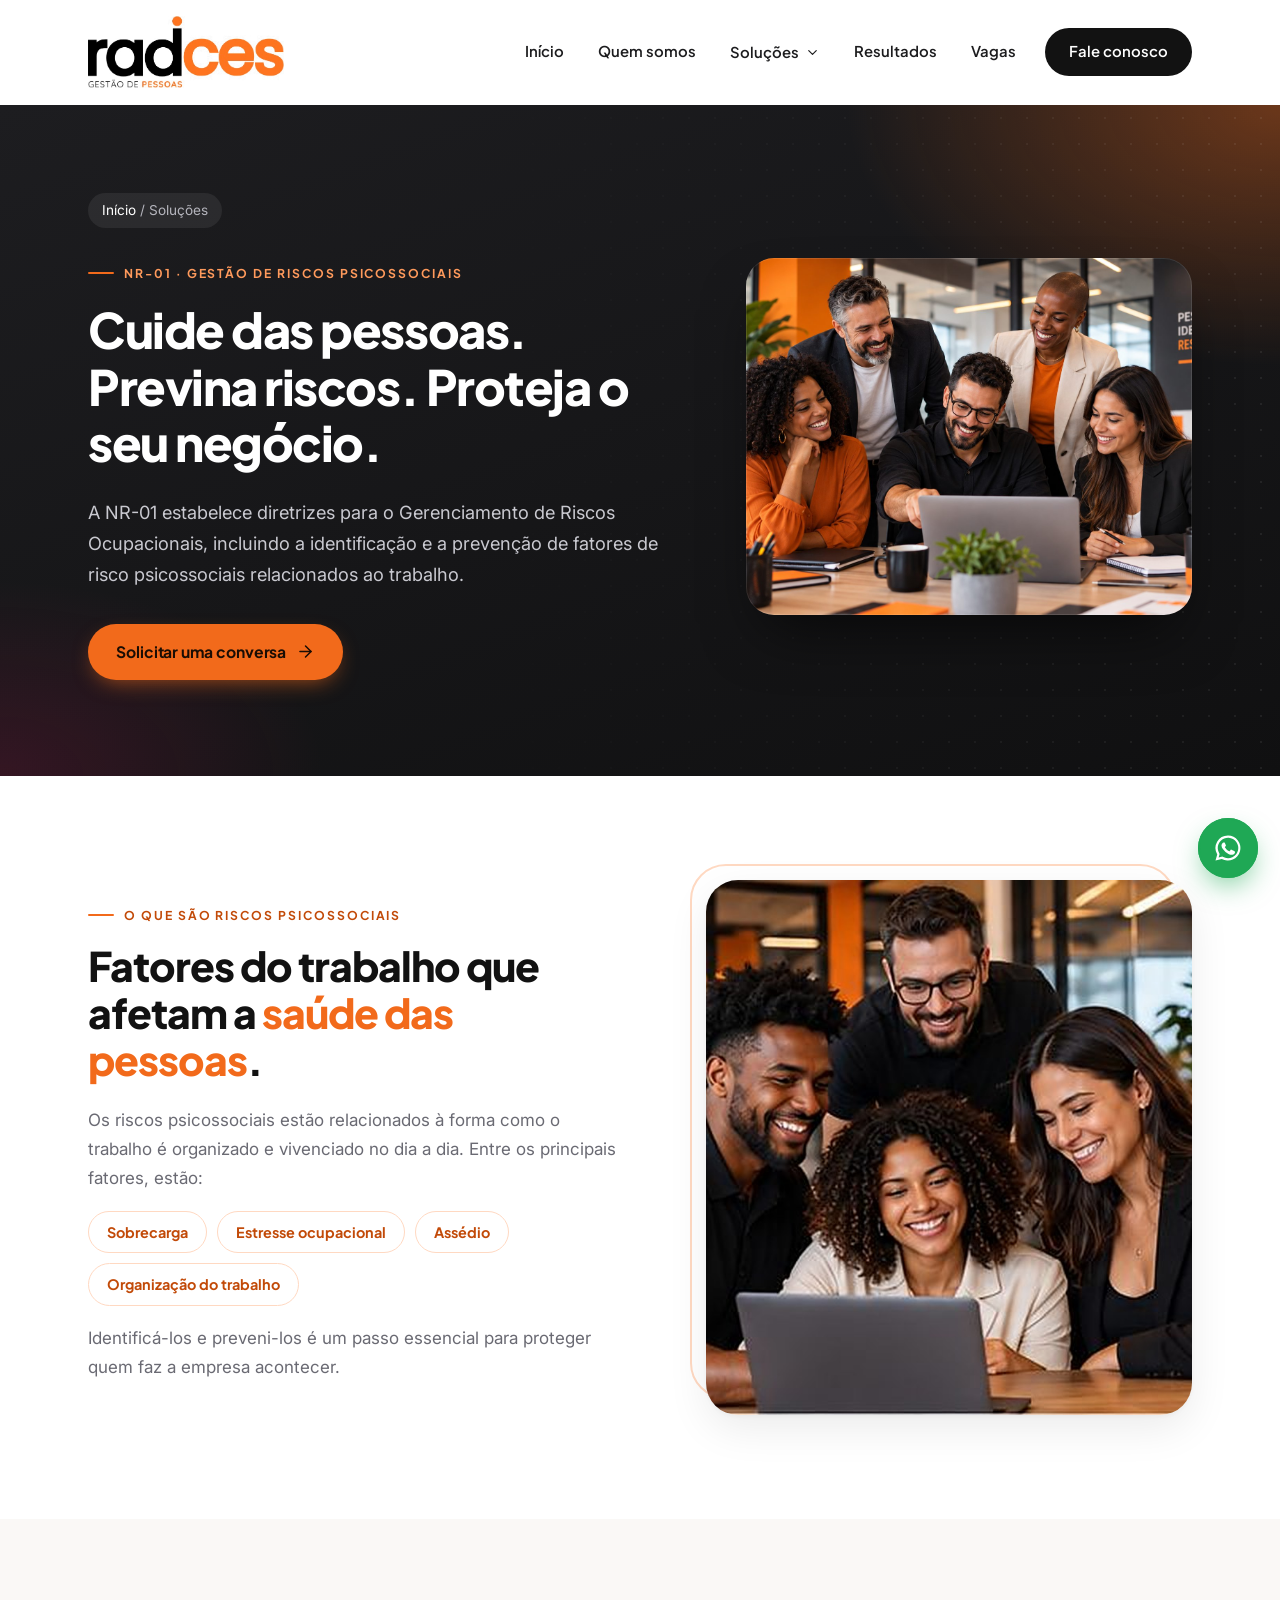
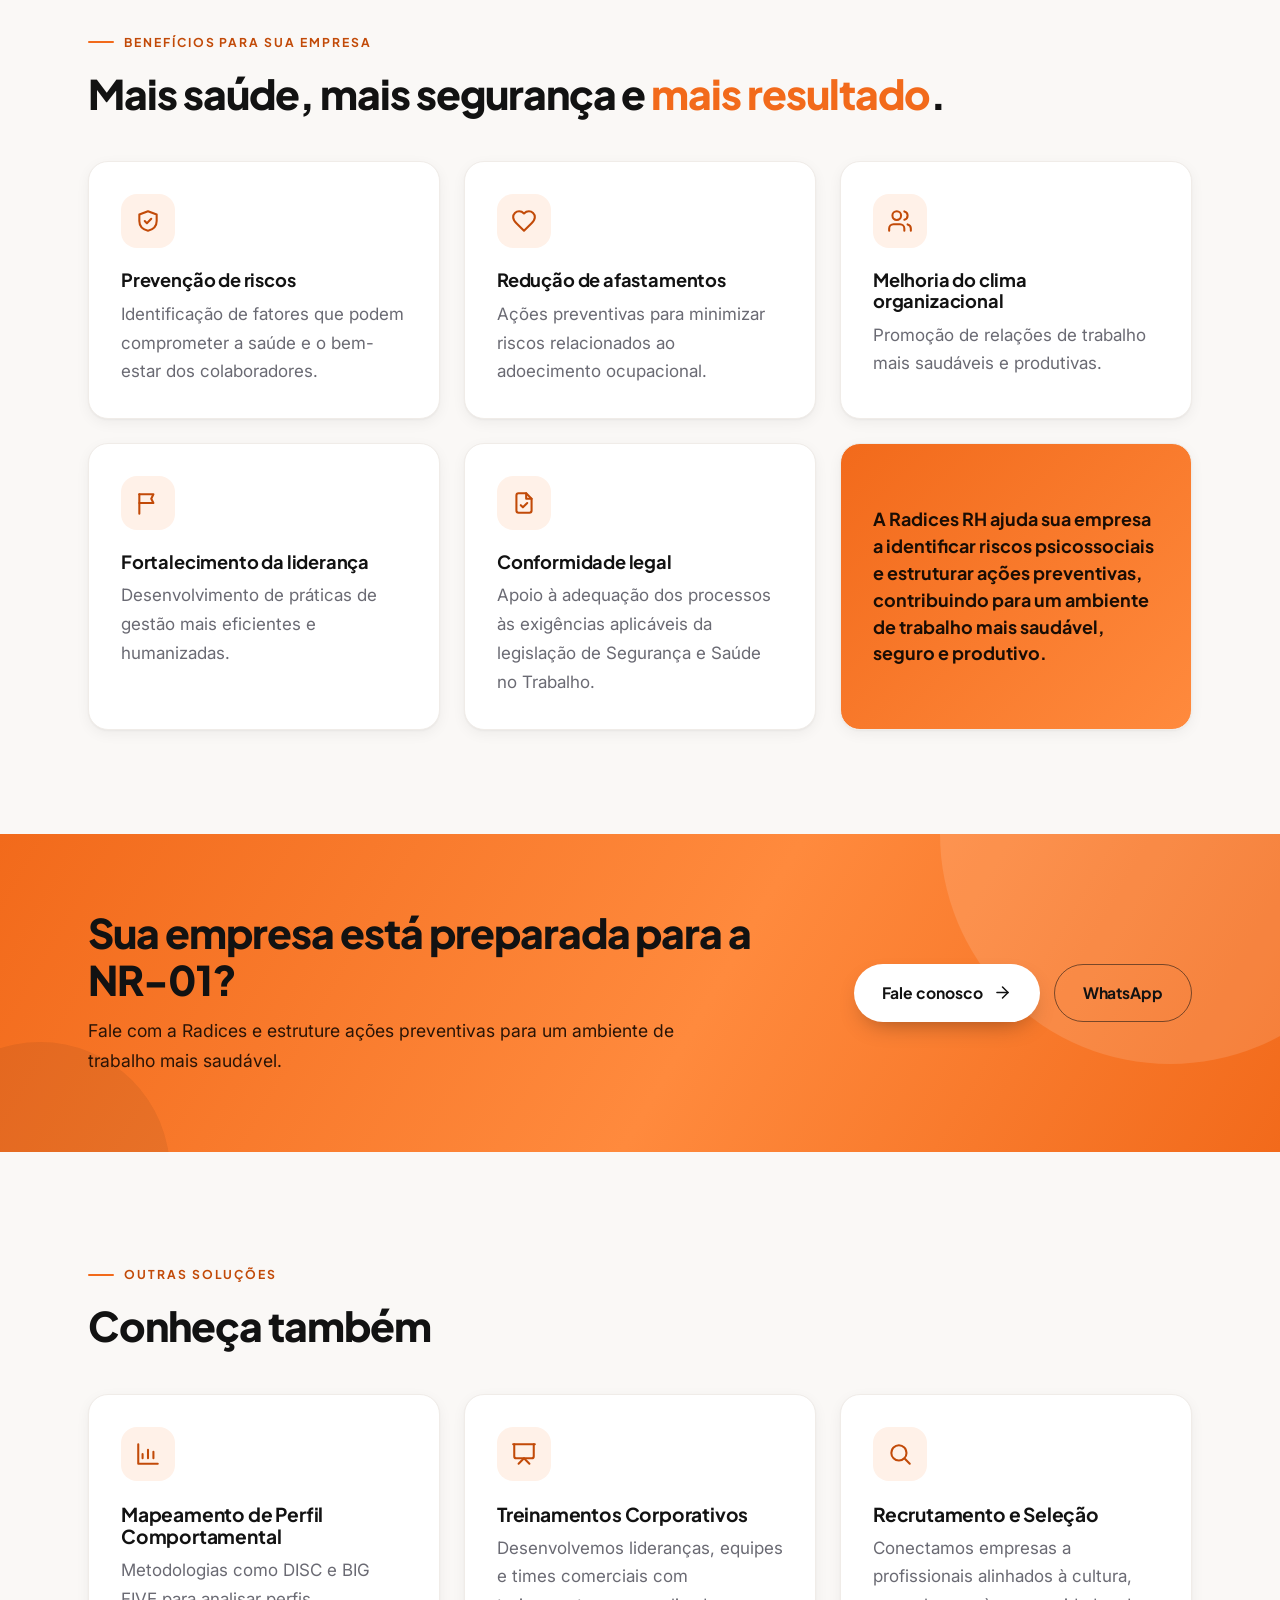
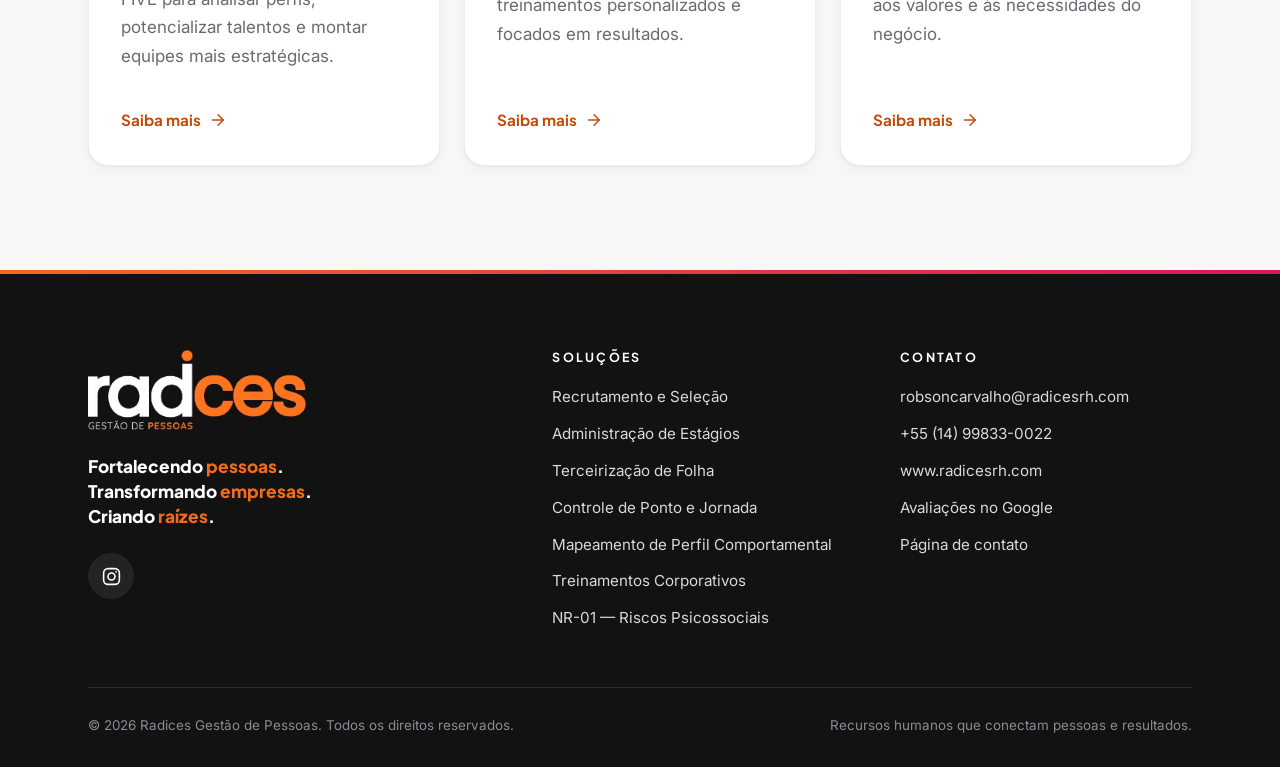
<file: nr-01-riscos-psicossociais.html>
<!doctype html>
<html lang="pt-BR">
<head>
<meta charset="utf-8">
<meta name="viewport" content="width=device-width, initial-scale=1">
<title>NR-01 — Gestão de Riscos Psicossociais | Radices Gestão de Pessoas</title>
<meta name="description" content="NR-01: identificação e prevenção de riscos psicossociais no trabalho, como sobrecarga, estresse ocupacional e assédio. A Radices apoia sua empresa na estruturação de ações preventivas.">
<meta property="og:title" content="NR-01 — Gestão de Riscos Psicossociais | Radices Gestão de Pessoas">
<meta property="og:description" content="NR-01: identificação e prevenção de riscos psicossociais no trabalho, como sobrecarga, estresse ocupacional e assédio. A Radices apoia sua empresa na estruturação de ações preventivas.">
<meta property="og:type" content="website">
<meta property="og:site_name" content="Radices Gestão de Pessoas">
<meta property="og:locale" content="pt_BR">
<meta property="og:url" content="https://www.radicesrh.com/nr-01-riscos-psicossociais.html">
<meta property="og:image" content="https://www.radicesrh.com/img/og-radices-logo.jpg">
<meta property="og:image:type" content="image/jpeg">
<meta property="og:image:width" content="1200">
<meta property="og:image:height" content="630">
<meta property="og:image:alt" content="Logo da Radices Gestão de Pessoas">
<meta name="twitter:card" content="summary_large_image">
<meta name="twitter:title" content="NR-01 — Gestão de Riscos Psicossociais | Radices Gestão de Pessoas">
<meta name="twitter:description" content="NR-01: identificação e prevenção de riscos psicossociais no trabalho, como sobrecarga, estresse ocupacional e assédio. A Radices apoia sua empresa na estruturação de ações preventivas.">
<meta name="twitter:image" content="https://www.radicesrh.com/img/og-radices-logo.jpg">
<link rel="canonical" href="https://www.radicesrh.com/nr-01-riscos-psicossociais.html">
<meta name="theme-color" content="#f26a1b">
<script>document.documentElement.className+=" js"</script>
<link rel="icon" href="img/favicon.png">
<link rel="apple-touch-icon" href="img/apple-touch-icon.png">
<link rel="preconnect" href="https://fonts.googleapis.com">
<link rel="preconnect" href="https://fonts.gstatic.com" crossorigin>
<link href="https://fonts.googleapis.com/css2?family=Inter:wght@400;500;600&family=Plus+Jakarta+Sans:wght@600;700;800&display=swap" rel="stylesheet">
<link rel="stylesheet" href="css/style.css">
</head>
<body>
<a class="skip" href="#conteudo">Pular para o conteúdo</a>
<header class="topo">
  <div class="container">
    <a class="logo" href="index.html" aria-label="Radices Gestão de Pessoas, página inicial"><img src="img/logo-radices.png" alt="Radices Gestão de Pessoas" width="131" height="48"></a>
    <button class="menu-btn" type="button" aria-expanded="false" aria-controls="nav" aria-label="Abrir menu"><svg viewBox="0 0 24 24" fill="none" stroke="currentColor" stroke-width="1.9" stroke-linecap="round" stroke-linejoin="round" aria-hidden="true"><path d="M4 6h16M4 12h16M4 18h16"/></svg></button>
    <nav class="nav" id="nav" aria-label="Principal">
      <ul class="menu">
        <li><a href="index.html">Início</a></li>
        <li><a href="index.html#quem-somos">Quem somos</a></li>
        <li class="tem-sub">
          <button class="sub-toggle" type="button" aria-expanded="false">Soluções <svg viewBox="0 0 24 24" fill="none" stroke="currentColor" stroke-width="1.9" stroke-linecap="round" stroke-linejoin="round" aria-hidden="true"><path d="m6 9 6 6 6-6"/></svg></button>
          <ul class="submenu"><li><a href="recrutamento-e-selecao.html">Recrutamento e Seleção</a></li><li><a href="administracao-de-estagios.html">Administração de Estágios</a></li><li><a href="terceirizacao-de-folha.html">Terceirização de Folha</a></li><li><a href="controle-de-ponto.html">Controle de Ponto e Jornada</a></li><li><a href="perfil-comportamental.html">Mapeamento de Perfil Comportamental</a></li><li><a href="treinamentos.html">Treinamentos Corporativos</a></li><li><a href="nr-01-riscos-psicossociais.html" aria-current="page">NR-01 — Riscos Psicossociais</a></li></ul>
        </li>
        <li><a href="resultados.html">Resultados</a></li>
        <li><a class="link-vagas" href="vagas/">Vagas </a></li>
        <li><a class="cta-menu" href="contato.html">Fale conosco</a></li>
      </ul>
    </nav>
  </div>
</header>
<main id="conteudo">
<section class="pagina-topo">
  <div class="container">
    <div>
      <p class="trilha"><a href="index.html">Início</a> / Soluções</p>
      <span class="sobretitulo">NR-01 · Gestão de Riscos Psicossociais</span>
      <h1>Cuide das pessoas. Previna riscos. Proteja o seu negócio.</h1>
      <p class="lead">A NR-01 estabelece diretrizes para o Gerenciamento de Riscos Ocupacionais, incluindo a identificação e a prevenção de fatores de risco psicossociais relacionados ao trabalho.</p>
      <div class="botoes">
        <a class="btn btn-primario" href="contato.html">Solicitar uma conversa <svg viewBox="0 0 24 24" fill="none" stroke="currentColor" stroke-width="1.9" stroke-linecap="round" stroke-linejoin="round" aria-hidden="true"><path d="M5 12h14"/><path d="m12 5 7 7-7 7"/></svg></a>
      </div>
    </div>
    <div><img src="img/hero-equipe.jpg" alt="Equipe reunida em um ambiente de trabalho saudável" loading="eager"></div>
  </div>
</section>

<section class="secao">
  <div class="container duas-col">
    <div>
      <span class="sobretitulo">O que são riscos psicossociais</span>
      <h2>Fatores do trabalho que afetam a <span class="laranja">saúde das pessoas</span>.</h2>
      <p>Os riscos psicossociais estão relacionados à forma como o trabalho é organizado e vivenciado no dia a dia. Entre os principais fatores, estão:</p>
      <div class="pilulas"><span class="pilula">Sobrecarga</span><span class="pilula">Estresse ocupacional</span><span class="pilula">Assédio</span><span class="pilula">Organização do trabalho</span></div>
      <p style="margin-top:18px">Identificá-los e preveni-los é um passo essencial para proteger quem faz a empresa acontecer.</p>
    </div>
    <div class="foto"><img src="img/equipe-notebook.jpg" alt="Equipe sorrindo durante o trabalho em conjunto" width="752" height="674" loading="lazy"></div>
  </div>
</section>

<section class="secao suave">
  <div class="container">
    <span class="sobretitulo">Benefícios para sua empresa</span>
    <h2>Mais saúde, mais segurança e <span class="laranja">mais resultado</span>.</h2>
    <div class="grade g3" style="margin-top:44px"><div class="cartao"><span class="icone"><svg viewBox="0 0 24 24" fill="none" stroke="currentColor" stroke-width="1.9" stroke-linecap="round" stroke-linejoin="round" aria-hidden="true"><path d="M12 3 4 6v6c0 4.5 3.2 7.8 8 9 4.8-1.2 8-4.5 8-9V6l-8-3Z"/><path d="m9 12 2 2 4-4"/></svg></span><h3>Prevenção de riscos</h3><p>Identificação de fatores que podem comprometer a saúde e o bem-estar dos colaboradores.</p></div><div class="cartao"><span class="icone"><svg viewBox="0 0 24 24" fill="none" stroke="currentColor" stroke-width="1.9" stroke-linecap="round" stroke-linejoin="round" aria-hidden="true"><path d="M19 14c1.5-1.5 3-3.2 3-5.5A5.5 5.5 0 0 0 16.5 3c-1.8 0-3 .5-4.5 2-1.5-1.5-2.7-2-4.5-2A5.5 5.5 0 0 0 2 8.5c0 2.3 1.5 4 3 5.5l7 7 7-7Z"/></svg></span><h3>Redução de afastamentos</h3><p>Ações preventivas para minimizar riscos relacionados ao adoecimento ocupacional.</p></div><div class="cartao"><span class="icone"><svg viewBox="0 0 24 24" fill="none" stroke="currentColor" stroke-width="1.9" stroke-linecap="round" stroke-linejoin="round" aria-hidden="true"><path d="M16 21v-2a4 4 0 0 0-4-4H6a4 4 0 0 0-4 4v2"/><circle cx="9" cy="7" r="4"/><path d="M22 21v-2a4 4 0 0 0-3-3.87"/><path d="M16 3.13a4 4 0 0 1 0 7.75"/></svg></span><h3>Melhoria do clima organizacional</h3><p>Promoção de relações de trabalho mais saudáveis e produtivas.</p></div><div class="cartao"><span class="icone"><svg viewBox="0 0 24 24" fill="none" stroke="currentColor" stroke-width="1.9" stroke-linecap="round" stroke-linejoin="round" aria-hidden="true"><path d="M4 22V4"/><path d="M4 4h13l-2 4 2 4H4"/></svg></span><h3>Fortalecimento da liderança</h3><p>Desenvolvimento de práticas de gestão mais eficientes e humanizadas.</p></div><div class="cartao"><span class="icone"><svg viewBox="0 0 24 24" fill="none" stroke="currentColor" stroke-width="1.9" stroke-linecap="round" stroke-linejoin="round" aria-hidden="true"><path d="M14 3H7a2 2 0 0 0-2 2v14a2 2 0 0 0 2 2h10a2 2 0 0 0 2-2V8l-5-5Z"/><path d="M14 3v5h5"/><path d="m9 14 2 2 4-4"/></svg></span><h3>Conformidade legal</h3><p>Apoio à adequação dos processos às exigências aplicáveis da legislação de Segurança e Saúde no Trabalho.</p></div><div class="cartao cartao-destaque"><p>A Radices RH ajuda sua empresa a identificar riscos psicossociais e estruturar ações preventivas, contribuindo para um ambiente de trabalho mais saudável, seguro e produtivo.</p></div></div>
  </div>
</section>

<section class="faixa">
  <div class="container">
    <div>
      <h2>Sua empresa está preparada para a NR-01?</h2>
      <p>Fale com a Radices e estruture ações preventivas para um ambiente de trabalho mais saudável.</p>
    </div>
    <div class="botoes" style="margin-top:0">
      <a class="btn btn-claro" href="contato.html">Fale conosco <svg viewBox="0 0 24 24" fill="none" stroke="currentColor" stroke-width="1.9" stroke-linecap="round" stroke-linejoin="round" aria-hidden="true"><path d="M5 12h14"/><path d="m12 5 7 7-7 7"/></svg></a>
      <a class="btn btn-contorno" href="https://wa.me/5514998330022?text=Ol%C3%A1%21%20Vim%20pelo%20site%20da%20Radices%20e%20gostaria%20de%20falar%20sobre%20a%20NR-01%20e%20a%20gest%C3%A3o%20de%20riscos%20psicossociais." target="_blank" rel="noopener">WhatsApp</a>
    </div>
  </div>
</section>

<section class="secao suave">
  <div class="container">
    <span class="sobretitulo">Outras soluções</span>
    <h2>Conheça também</h2>
    <div class="grade g3" style="margin-top:44px"><a class="cartao servico-card" href="perfil-comportamental.html"><span class="icone claro"><svg viewBox="0 0 24 24" fill="none" stroke="currentColor" stroke-width="1.9" stroke-linecap="round" stroke-linejoin="round" aria-hidden="true"><path d="M3 3v18h18"/><path d="M7 16v-4M12 16V8M17 16v-6"/></svg></span><h3>Mapeamento de Perfil Comportamental</h3><p>Metodologias como DISC e BIG FIVE para analisar perfis, potencializar talentos e montar equipes mais estratégicas.</p><span class="saiba">Saiba mais <svg viewBox="0 0 24 24" fill="none" stroke="currentColor" stroke-width="1.9" stroke-linecap="round" stroke-linejoin="round" aria-hidden="true"><path d="M5 12h14"/><path d="m12 5 7 7-7 7"/></svg></span></a><a class="cartao servico-card" href="treinamentos.html"><span class="icone claro"><svg viewBox="0 0 24 24" fill="none" stroke="currentColor" stroke-width="1.9" stroke-linecap="round" stroke-linejoin="round" aria-hidden="true"><path d="M2 3h20"/><path d="M21 3v11a2 2 0 0 1-2 2H5a2 2 0 0 1-2-2V3"/><path d="m7 21 5-5 5 5"/></svg></span><h3>Treinamentos Corporativos</h3><p>Desenvolvemos lideranças, equipes e times comerciais com treinamentos personalizados e focados em resultados.</p><span class="saiba">Saiba mais <svg viewBox="0 0 24 24" fill="none" stroke="currentColor" stroke-width="1.9" stroke-linecap="round" stroke-linejoin="round" aria-hidden="true"><path d="M5 12h14"/><path d="m12 5 7 7-7 7"/></svg></span></a><a class="cartao servico-card" href="recrutamento-e-selecao.html"><span class="icone claro"><svg viewBox="0 0 24 24" fill="none" stroke="currentColor" stroke-width="1.9" stroke-linecap="round" stroke-linejoin="round" aria-hidden="true"><circle cx="11" cy="11" r="7"/><path d="m21 21-4.3-4.3"/></svg></span><h3>Recrutamento e Seleção</h3><p>Conectamos empresas a profissionais alinhados à cultura, aos valores e às necessidades do negócio.</p><span class="saiba">Saiba mais <svg viewBox="0 0 24 24" fill="none" stroke="currentColor" stroke-width="1.9" stroke-linecap="round" stroke-linejoin="round" aria-hidden="true"><path d="M5 12h14"/><path d="m12 5 7 7-7 7"/></svg></span></a></div>
  </div>
</section>
</main>
<footer class="rodape">
  <div class="container">
    <div class="cols">
      <div>
        <img src="img/logo-radices-branco.png" alt="Radices Gestão de Pessoas" width="141" height="52">
        <p class="slogan">Fortalecendo <span>pessoas</span>.<br>Transformando <span>empresas</span>.<br>Criando <span>raízes</span>.</p>
        <div class="redes" aria-label="Redes sociais">
          <a class="rede" href="https://www.instagram.com/radices.rh/" target="_blank" rel="noopener" aria-label="Instagram da Radices"><svg viewBox="0 0 24 24" fill="none" stroke="currentColor" stroke-width="1.8" stroke-linecap="round" stroke-linejoin="round" aria-hidden="true"><rect x="3" y="3" width="18" height="18" rx="5"/><circle cx="12" cy="12" r="4"/><circle cx="17.3" cy="6.7" r="1" fill="currentColor" stroke="none"/></svg></a>
        </div>
      </div>
      <div>
        <h4>Soluções</h4>
        <ul><li><a href="recrutamento-e-selecao.html">Recrutamento e Seleção</a></li><li><a href="administracao-de-estagios.html">Administração de Estágios</a></li><li><a href="terceirizacao-de-folha.html">Terceirização de Folha</a></li><li><a href="controle-de-ponto.html">Controle de Ponto e Jornada</a></li><li><a href="perfil-comportamental.html">Mapeamento de Perfil Comportamental</a></li><li><a href="treinamentos.html">Treinamentos Corporativos</a></li><li><a href="nr-01-riscos-psicossociais.html">NR-01 — Riscos Psicossociais</a></li></ul>
      </div>
      <div>
        <h4>Contato</h4>
        <ul>
          <li><a href="mailto:robsoncarvalho@radicesrh.com">robsoncarvalho@radicesrh.com</a></li>
          <li><a href="https://wa.me/5514998330022?text=Ol%C3%A1%21%20Vim%20pelo%20site%20da%20Radices%20e%20gostaria%20de%20conversar%20sobre%20os%20servi%C3%A7os." target="_blank" rel="noopener">+55 (14) 99833-0022</a></li>
          <li><a href="https://www.radicesrh.com">www.radicesrh.com</a></li>
          <li><a href="https://share.google/daaWmMgQKPGtYWg7B" target="_blank" rel="noopener">Avaliações no Google</a></li><li><a href="contato.html">Página de contato</a></li>
        </ul>
      </div>
    </div>
    <div class="base">
      <span>© <span data-ano>2026</span> Radices Gestão de Pessoas. Todos os direitos reservados.</span>
      <span>Recursos humanos que conectam pessoas e resultados.</span>
    </div>
  </div>
</footer>
<a class="whats" href="https://wa.me/5514998330022?text=Ol%C3%A1%21%20Vim%20pelo%20site%20da%20Radices%20e%20gostaria%20de%20conversar%20sobre%20os%20servi%C3%A7os." target="_blank" rel="noopener" aria-label="Conversar pelo WhatsApp"><svg viewBox="0 0 24 24" fill="currentColor" aria-hidden="true"><path d="M12 2a10 10 0 0 0-8.6 15.1L2 22l5-1.3A10 10 0 1 0 12 2zm0 18.2a8.2 8.2 0 0 1-4.2-1.2l-.3-.2-3 .8.8-2.9-.2-.3A8.2 8.2 0 1 1 12 20.2zm4.5-6.1c-.2-.1-1.5-.7-1.7-.8s-.4-.1-.6.1-.7.8-.8 1-.3.2-.5.1a6.7 6.7 0 0 1-3.3-2.9c-.3-.4.2-.4.7-1.4.1-.2 0-.3 0-.4l-.8-1.8c-.2-.5-.4-.4-.6-.4h-.5a1 1 0 0 0-.7.3 3 3 0 0 0-.9 2.2 5.2 5.2 0 0 0 1.1 2.7 11.9 11.9 0 0 0 4.5 4c1.7.7 2.4.8 3.2.6a2.8 2.8 0 0 0 1.8-1.3 2.3 2.3 0 0 0 .2-1.3c-.1-.1-.3-.2-.5-.3z"/></svg></a>
<script src="js/main.js"></script>
</body>
</html>
</file>
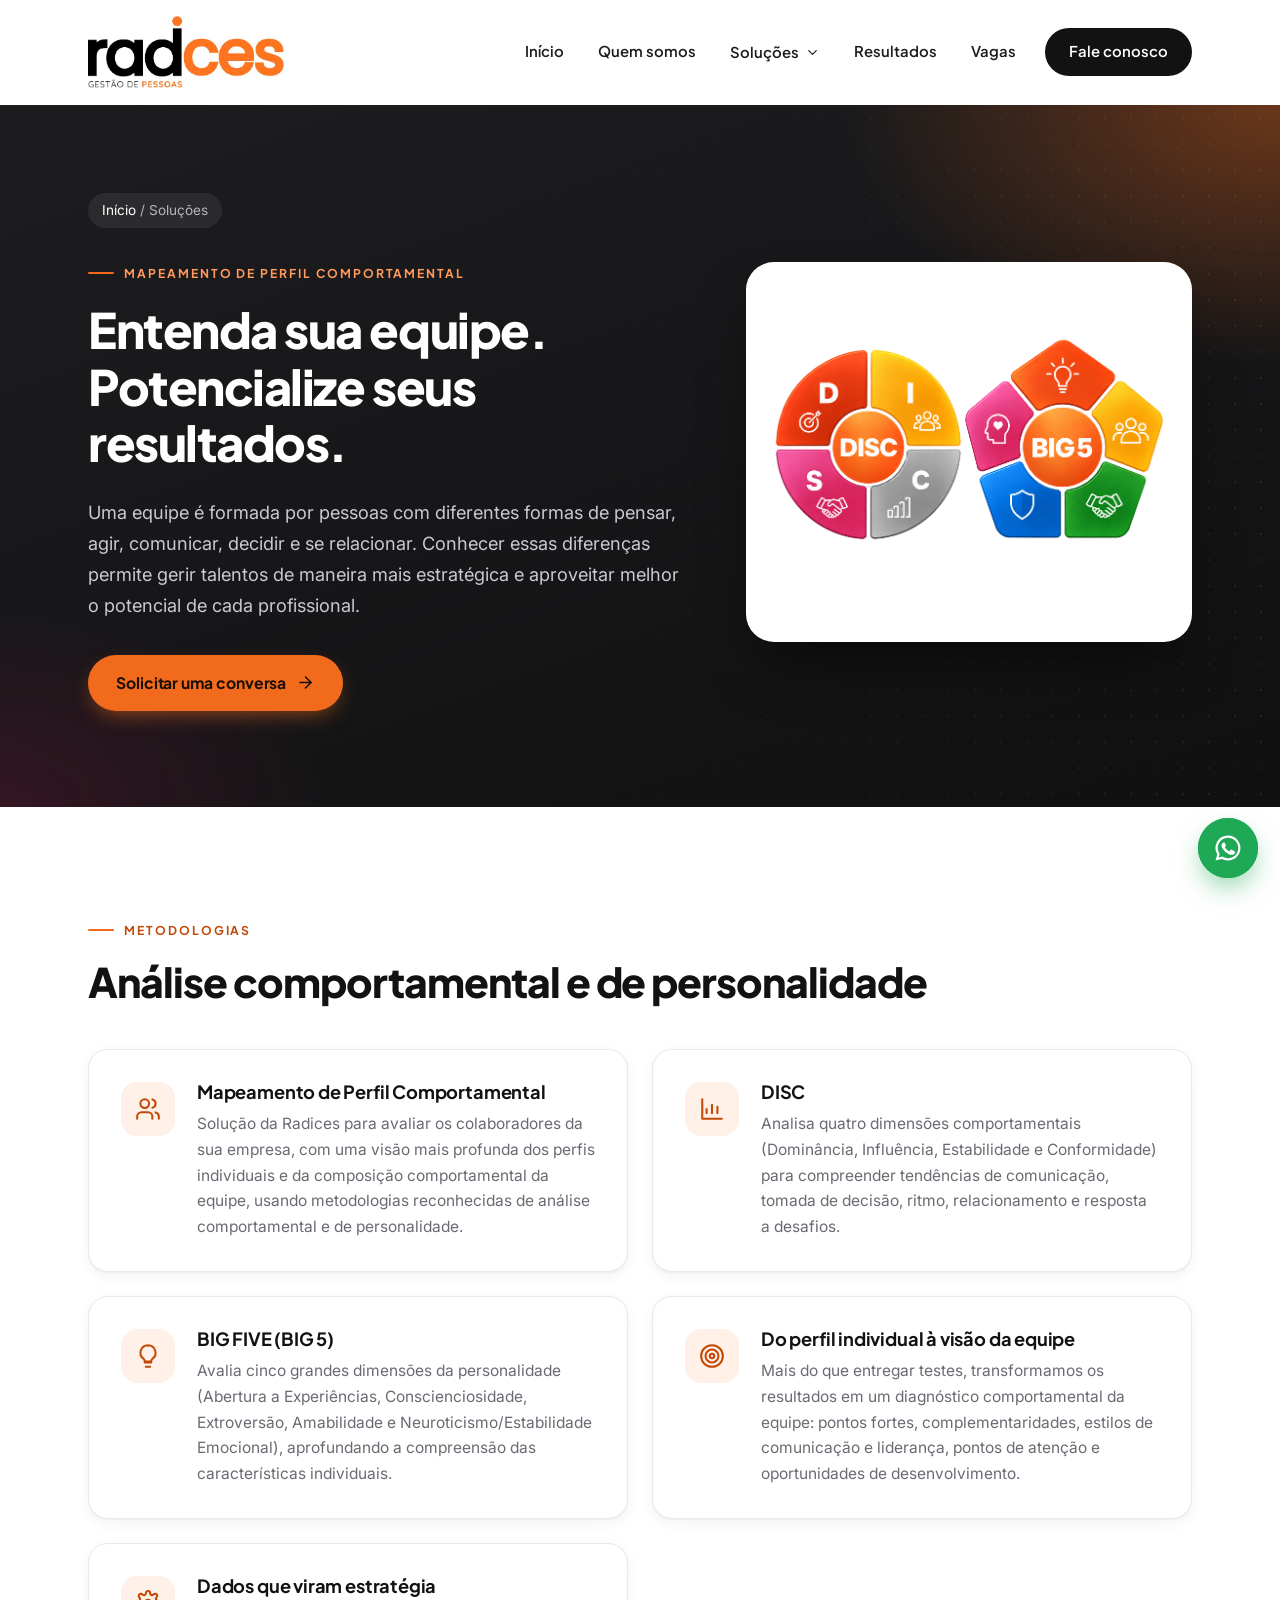
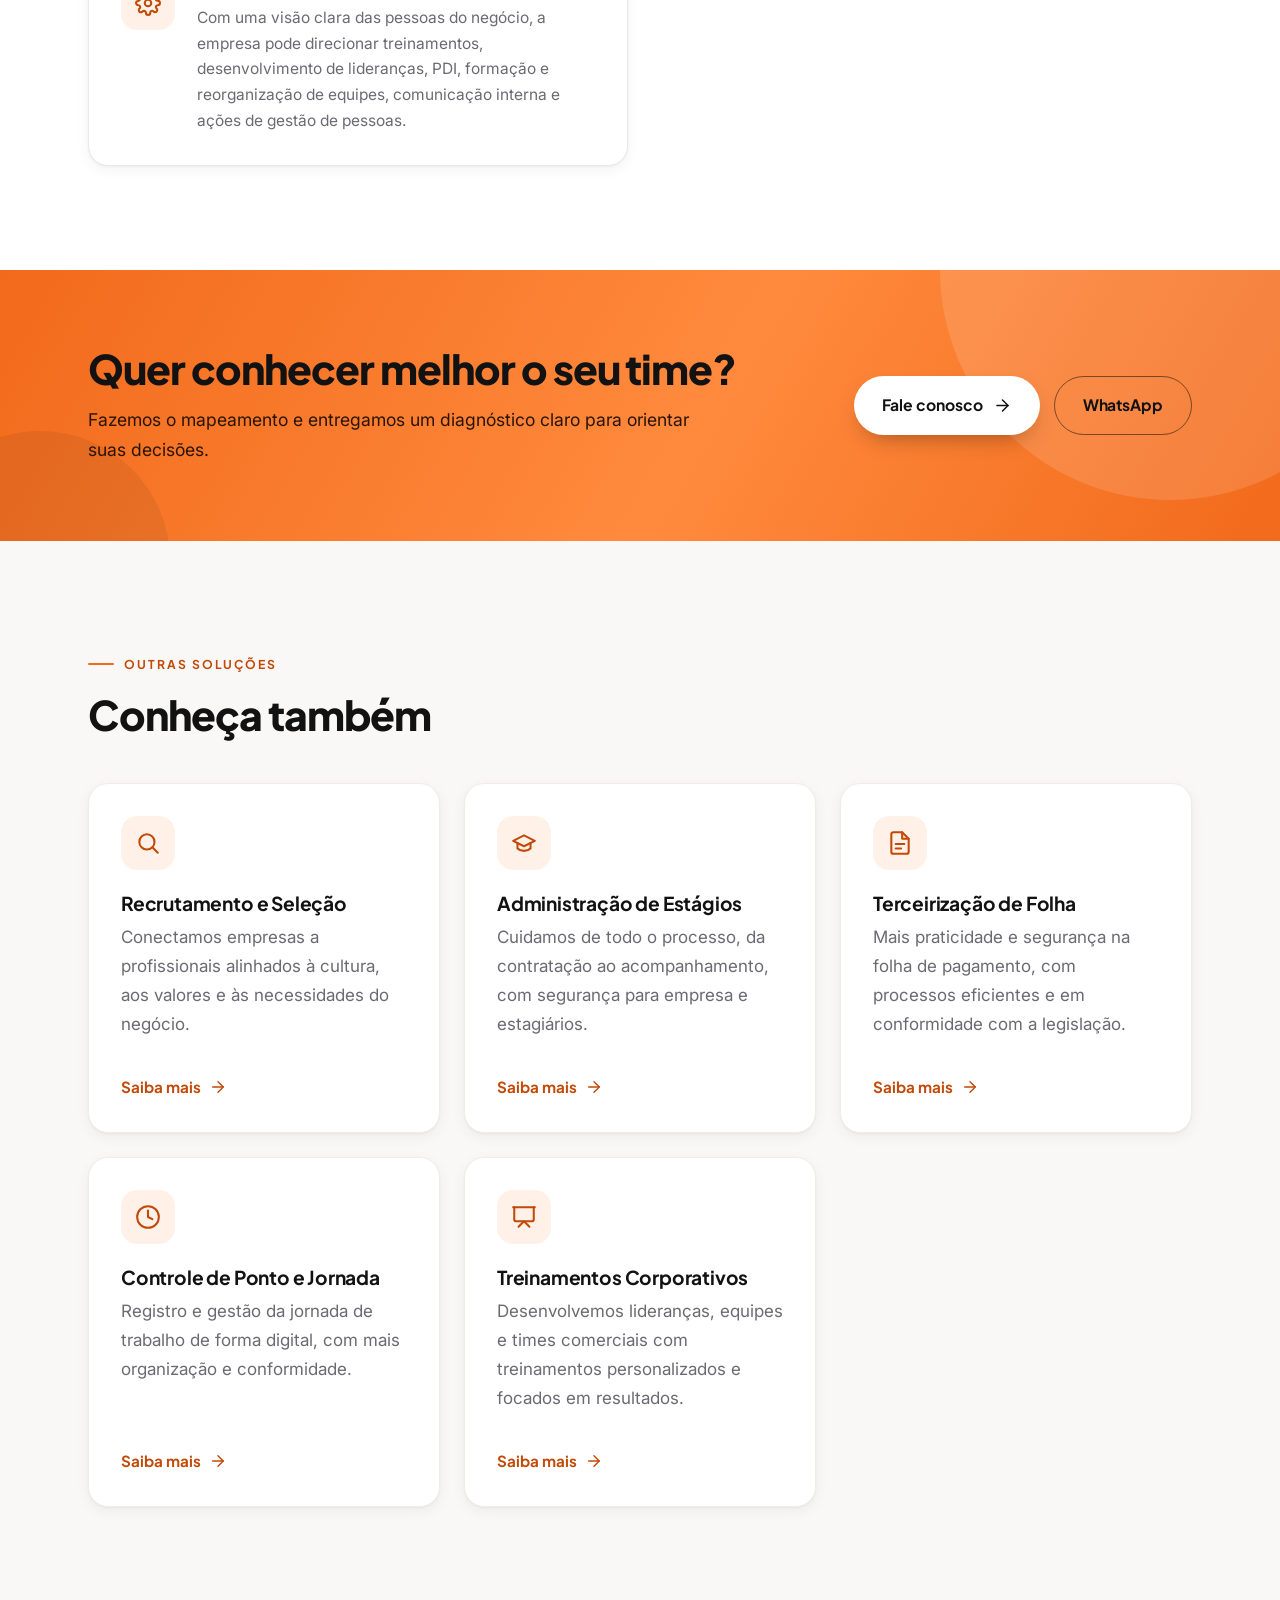
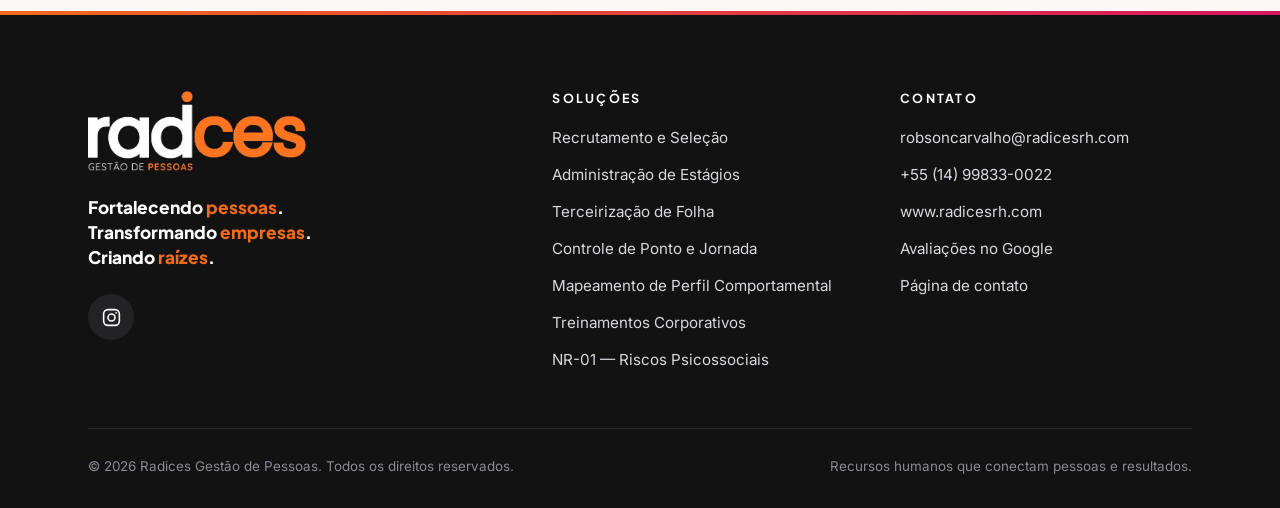
<file: perfil-comportamental.html>
<!doctype html>
<html lang="pt-BR">
<head>
<meta charset="utf-8">
<meta name="viewport" content="width=device-width, initial-scale=1">
<title>Mapeamento de Perfil Comportamental | Radices Gestão de Pessoas</title>
<meta name="description" content="Mapeamento de perfil comportamental com DISC e BIG FIVE: entenda sua equipe e potencialize seus resultados.">
<meta property="og:title" content="Mapeamento de Perfil Comportamental | Radices Gestão de Pessoas">
<meta property="og:description" content="Mapeamento de perfil comportamental com DISC e BIG FIVE: entenda sua equipe e potencialize seus resultados.">
<meta property="og:type" content="website">
<meta property="og:site_name" content="Radices Gestão de Pessoas">
<meta property="og:locale" content="pt_BR">
<meta property="og:url" content="https://www.radicesrh.com/perfil-comportamental.html">
<meta property="og:image" content="https://www.radicesrh.com/img/og-radices-logo.jpg">
<meta property="og:image:type" content="image/jpeg">
<meta property="og:image:width" content="1200">
<meta property="og:image:height" content="630">
<meta property="og:image:alt" content="Logo da Radices Gestão de Pessoas">
<meta name="twitter:card" content="summary_large_image">
<meta name="twitter:title" content="Mapeamento de Perfil Comportamental | Radices Gestão de Pessoas">
<meta name="twitter:description" content="Mapeamento de perfil comportamental com DISC e BIG FIVE: entenda sua equipe e potencialize seus resultados.">
<meta name="twitter:image" content="https://www.radicesrh.com/img/og-radices-logo.jpg">
<link rel="canonical" href="https://www.radicesrh.com/perfil-comportamental.html">
<meta name="theme-color" content="#f26a1b">
<script>document.documentElement.className+=" js"</script>
<link rel="icon" href="img/favicon.png">
<link rel="apple-touch-icon" href="img/apple-touch-icon.png">
<link rel="preconnect" href="https://fonts.googleapis.com">
<link rel="preconnect" href="https://fonts.gstatic.com" crossorigin>
<link href="https://fonts.googleapis.com/css2?family=Inter:wght@400;500;600&family=Plus+Jakarta+Sans:wght@600;700;800&display=swap" rel="stylesheet">
<link rel="stylesheet" href="css/style.css">
</head>
<body>
<a class="skip" href="#conteudo">Pular para o conteúdo</a>
<header class="topo">
  <div class="container">
    <a class="logo" href="index.html" aria-label="Radices Gestão de Pessoas, página inicial"><img src="img/logo-radices.png" alt="Radices Gestão de Pessoas" width="131" height="48"></a>
    <button class="menu-btn" type="button" aria-expanded="false" aria-controls="nav" aria-label="Abrir menu"><svg viewBox="0 0 24 24" fill="none" stroke="currentColor" stroke-width="1.9" stroke-linecap="round" stroke-linejoin="round" aria-hidden="true"><path d="M4 6h16M4 12h16M4 18h16"/></svg></button>
    <nav class="nav" id="nav" aria-label="Principal">
      <ul class="menu">
        <li><a href="index.html">Início</a></li>
        <li><a href="index.html#quem-somos">Quem somos</a></li>
        <li class="tem-sub">
          <button class="sub-toggle" type="button" aria-expanded="false">Soluções <svg viewBox="0 0 24 24" fill="none" stroke="currentColor" stroke-width="1.9" stroke-linecap="round" stroke-linejoin="round" aria-hidden="true"><path d="m6 9 6 6 6-6"/></svg></button>
          <ul class="submenu"><li><a href="recrutamento-e-selecao.html">Recrutamento e Seleção</a></li><li><a href="administracao-de-estagios.html">Administração de Estágios</a></li><li><a href="terceirizacao-de-folha.html">Terceirização de Folha</a></li><li><a href="controle-de-ponto.html">Controle de Ponto e Jornada</a></li><li><a href="perfil-comportamental.html" aria-current="page">Mapeamento de Perfil Comportamental</a></li><li><a href="treinamentos.html">Treinamentos Corporativos</a></li><li><a href="nr-01-riscos-psicossociais.html">NR-01 — Riscos Psicossociais</a></li></ul>
        </li>
        <li><a href="resultados.html">Resultados</a></li>
        <li><a class="link-vagas" href="vagas/">Vagas </a></li>
        <li><a class="cta-menu" href="contato.html">Fale conosco</a></li>
      </ul>
    </nav>
  </div>
</header>
<main id="conteudo">
<section class="pagina-topo">
  <div class="container">
    <div>
      <p class="trilha"><a href="index.html">Início</a> / Soluções</p>
      <span class="sobretitulo">Mapeamento de perfil comportamental</span>
      <h1>Entenda sua equipe. Potencialize seus resultados.</h1>
      <p class="lead">Uma equipe é formada por pessoas com diferentes formas de pensar, agir, comunicar, decidir e se relacionar. Conhecer essas diferenças permite gerir talentos de maneira mais estratégica e aproveitar melhor o potencial de cada profissional.</p>
      <div class="botoes">
        <a class="btn btn-primario" href="contato.html">Solicitar uma conversa <svg viewBox="0 0 24 24" fill="none" stroke="currentColor" stroke-width="1.9" stroke-linecap="round" stroke-linejoin="round" aria-hidden="true"><path d="M5 12h14"/><path d="m12 5 7 7-7 7"/></svg></a>
      </div>
    </div>
    <div><img src="img/disc-big5.png" alt="Diagramas das metodologias DISC e BIG 5" class="img-contida" loading="eager"></div>
  </div>
</section>
<section class="secao">
  <div class="container">
    <span class="sobretitulo">Metodologias</span>
    <h2>Análise comportamental e de personalidade</h2>
    <div class="traco"></div>
    <div class="grade g2"><div class="cartao item-icone"><span class="icone"><svg viewBox="0 0 24 24" fill="none" stroke="currentColor" stroke-width="1.9" stroke-linecap="round" stroke-linejoin="round" aria-hidden="true"><path d="M16 21v-2a4 4 0 0 0-4-4H6a4 4 0 0 0-4 4v2"/><circle cx="9" cy="7" r="4"/><path d="M22 21v-2a4 4 0 0 0-3-3.87"/><path d="M16 3.13a4 4 0 0 1 0 7.75"/></svg></span><div><h3>Mapeamento de Perfil Comportamental</h3><p>Solução da Radices para avaliar os colaboradores da sua empresa, com uma visão mais profunda dos perfis individuais e da composição comportamental da equipe, usando metodologias reconhecidas de análise comportamental e de personalidade.</p></div></div><div class="cartao item-icone"><span class="icone"><svg viewBox="0 0 24 24" fill="none" stroke="currentColor" stroke-width="1.9" stroke-linecap="round" stroke-linejoin="round" aria-hidden="true"><path d="M3 3v18h18"/><path d="M7 16v-4M12 16V8M17 16v-6"/></svg></span><div><h3>DISC</h3><p>Analisa quatro dimensões comportamentais (Dominância, Influência, Estabilidade e Conformidade) para compreender tendências de comunicação, tomada de decisão, ritmo, relacionamento e resposta a desafios.</p></div></div><div class="cartao item-icone"><span class="icone"><svg viewBox="0 0 24 24" fill="none" stroke="currentColor" stroke-width="1.9" stroke-linecap="round" stroke-linejoin="round" aria-hidden="true"><path d="M9 18h6M10 22h4"/><path d="M12 2a7 7 0 0 0-4 12.7c.6.5 1 1.3 1 2.1V17h6v-.2c0-.8.4-1.6 1-2.1A7 7 0 0 0 12 2z"/></svg></span><div><h3>BIG FIVE (BIG 5)</h3><p>Avalia cinco grandes dimensões da personalidade (Abertura a Experiências, Conscienciosidade, Extroversão, Amabilidade e Neuroticismo/Estabilidade Emocional), aprofundando a compreensão das características individuais.</p></div></div><div class="cartao item-icone"><span class="icone"><svg viewBox="0 0 24 24" fill="none" stroke="currentColor" stroke-width="1.9" stroke-linecap="round" stroke-linejoin="round" aria-hidden="true"><circle cx="12" cy="12" r="10"/><circle cx="12" cy="12" r="6"/><circle cx="12" cy="12" r="2"/></svg></span><div><h3>Do perfil individual à visão da equipe</h3><p>Mais do que entregar testes, transformamos os resultados em um diagnóstico comportamental da equipe: pontos fortes, complementaridades, estilos de comunicação e liderança, pontos de atenção e oportunidades de desenvolvimento.</p></div></div><div class="cartao item-icone"><span class="icone"><svg viewBox="0 0 24 24" fill="none" stroke="currentColor" stroke-width="1.9" stroke-linecap="round" stroke-linejoin="round" aria-hidden="true"><circle cx="12" cy="12" r="3"/><path d="M19.4 15a1.7 1.7 0 0 0 .3 1.8l.1.1a2 2 0 1 1-2.8 2.8l-.1-.1a1.7 1.7 0 0 0-1.8-.3 1.7 1.7 0 0 0-1 1.5V21a2 2 0 1 1-4 0v-.1a1.7 1.7 0 0 0-1.1-1.5 1.7 1.7 0 0 0-1.8.3l-.1.1a2 2 0 1 1-2.8-2.8l.1-.1a1.7 1.7 0 0 0 .3-1.8 1.7 1.7 0 0 0-1.5-1H3a2 2 0 1 1 0-4h.1a1.7 1.7 0 0 0 1.5-1.1 1.7 1.7 0 0 0-.3-1.8l-.1-.1a2 2 0 1 1 2.8-2.8l.1.1a1.7 1.7 0 0 0 1.8.3H9a1.7 1.7 0 0 0 1-1.5V3a2 2 0 1 1 4 0v.1a1.7 1.7 0 0 0 1 1.5 1.7 1.7 0 0 0 1.8-.3l.1-.1a2 2 0 1 1 2.8 2.8l-.1.1a1.7 1.7 0 0 0-.3 1.8V9a1.7 1.7 0 0 0 1.5 1H21a2 2 0 1 1 0 4h-.1a1.7 1.7 0 0 0-1.5 1z"/></svg></span><div><h3>Dados que viram estratégia</h3><p>Com uma visão clara das pessoas do negócio, a empresa pode direcionar treinamentos, desenvolvimento de lideranças, PDI, formação e reorganização de equipes, comunicação interna e ações de gestão de pessoas.</p></div></div></div>
  </div>
</section>
<section class="faixa">
  <div class="container">
    <div>
      <h2>Quer conhecer melhor o seu time?</h2>
      <p>Fazemos o mapeamento e entregamos um diagnóstico claro para orientar suas decisões.</p>
    </div>
    <div class="botoes" style="margin-top:0">
      <a class="btn btn-claro" href="contato.html">Fale conosco <svg viewBox="0 0 24 24" fill="none" stroke="currentColor" stroke-width="1.9" stroke-linecap="round" stroke-linejoin="round" aria-hidden="true"><path d="M5 12h14"/><path d="m12 5 7 7-7 7"/></svg></a>
      <a class="btn btn-contorno" href="https://wa.me/5514998330022?text=Ol%C3%A1%21%20Vim%20pelo%20site%20da%20Radices%20e%20gostaria%20de%20falar%20sobre%20mapeamento%20de%20perfil%20comportamental." target="_blank" rel="noopener">WhatsApp</a>
    </div>
  </div>
</section><section class="secao suave">
  <div class="container">
    <span class="sobretitulo">Outras soluções</span>
    <h2>Conheça também</h2>
    <div class="traco"></div>
    <div class="grade g3"><a class="cartao servico-card" href="recrutamento-e-selecao.html"><span class="icone claro"><svg viewBox="0 0 24 24" fill="none" stroke="currentColor" stroke-width="1.9" stroke-linecap="round" stroke-linejoin="round" aria-hidden="true"><circle cx="11" cy="11" r="7"/><path d="m21 21-4.3-4.3"/></svg></span><h3>Recrutamento e Seleção</h3><p>Conectamos empresas a profissionais alinhados à cultura, aos valores e às necessidades do negócio.</p><span class="saiba">Saiba mais <svg viewBox="0 0 24 24" fill="none" stroke="currentColor" stroke-width="1.9" stroke-linecap="round" stroke-linejoin="round" aria-hidden="true"><path d="M5 12h14"/><path d="m12 5 7 7-7 7"/></svg></span></a><a class="cartao servico-card" href="administracao-de-estagios.html"><span class="icone claro"><svg viewBox="0 0 24 24" fill="none" stroke="currentColor" stroke-width="1.9" stroke-linecap="round" stroke-linejoin="round" aria-hidden="true"><path d="M22 10 12 5 2 10l10 5 10-5z"/><path d="M6 12v5c3 3 9 3 12 0v-5"/></svg></span><h3>Administração de Estágios</h3><p>Cuidamos de todo o processo, da contratação ao acompanhamento, com segurança para empresa e estagiários.</p><span class="saiba">Saiba mais <svg viewBox="0 0 24 24" fill="none" stroke="currentColor" stroke-width="1.9" stroke-linecap="round" stroke-linejoin="round" aria-hidden="true"><path d="M5 12h14"/><path d="m12 5 7 7-7 7"/></svg></span></a><a class="cartao servico-card" href="terceirizacao-de-folha.html"><span class="icone claro"><svg viewBox="0 0 24 24" fill="none" stroke="currentColor" stroke-width="1.9" stroke-linecap="round" stroke-linejoin="round" aria-hidden="true"><path d="M14 2H6a2 2 0 0 0-2 2v16a2 2 0 0 0 2 2h12a2 2 0 0 0 2-2V8z"/><path d="M14 2v6h6"/><path d="M8 13h8M8 17h5"/></svg></span><h3>Terceirização de Folha</h3><p>Mais praticidade e segurança na folha de pagamento, com processos eficientes e em conformidade com a legislação.</p><span class="saiba">Saiba mais <svg viewBox="0 0 24 24" fill="none" stroke="currentColor" stroke-width="1.9" stroke-linecap="round" stroke-linejoin="round" aria-hidden="true"><path d="M5 12h14"/><path d="m12 5 7 7-7 7"/></svg></span></a><a class="cartao servico-card" href="controle-de-ponto.html"><span class="icone claro"><svg viewBox="0 0 24 24" fill="none" stroke="currentColor" stroke-width="1.9" stroke-linecap="round" stroke-linejoin="round" aria-hidden="true"><circle cx="12" cy="12" r="10"/><path d="M12 6v6l4 2"/></svg></span><h3>Controle de Ponto e Jornada</h3><p>Registro e gestão da jornada de trabalho de forma digital, com mais organização e conformidade.</p><span class="saiba">Saiba mais <svg viewBox="0 0 24 24" fill="none" stroke="currentColor" stroke-width="1.9" stroke-linecap="round" stroke-linejoin="round" aria-hidden="true"><path d="M5 12h14"/><path d="m12 5 7 7-7 7"/></svg></span></a><a class="cartao servico-card" href="treinamentos.html"><span class="icone claro"><svg viewBox="0 0 24 24" fill="none" stroke="currentColor" stroke-width="1.9" stroke-linecap="round" stroke-linejoin="round" aria-hidden="true"><path d="M2 3h20"/><path d="M21 3v11a2 2 0 0 1-2 2H5a2 2 0 0 1-2-2V3"/><path d="m7 21 5-5 5 5"/></svg></span><h3>Treinamentos Corporativos</h3><p>Desenvolvemos lideranças, equipes e times comerciais com treinamentos personalizados e focados em resultados.</p><span class="saiba">Saiba mais <svg viewBox="0 0 24 24" fill="none" stroke="currentColor" stroke-width="1.9" stroke-linecap="round" stroke-linejoin="round" aria-hidden="true"><path d="M5 12h14"/><path d="m12 5 7 7-7 7"/></svg></span></a></div>
  </div>
</section>
</main>
<footer class="rodape">
  <div class="container">
    <div class="cols">
      <div>
        <img src="img/logo-radices-branco.png" alt="Radices Gestão de Pessoas" width="141" height="52">
        <p class="slogan">Fortalecendo <span>pessoas</span>.<br>Transformando <span>empresas</span>.<br>Criando <span>raízes</span>.</p>
        <div class="redes" aria-label="Redes sociais">
          <a class="rede" href="https://www.instagram.com/radices.rh/" target="_blank" rel="noopener" aria-label="Instagram da Radices"><svg viewBox="0 0 24 24" fill="none" stroke="currentColor" stroke-width="1.8" stroke-linecap="round" stroke-linejoin="round" aria-hidden="true"><rect x="3" y="3" width="18" height="18" rx="5"/><circle cx="12" cy="12" r="4"/><circle cx="17.3" cy="6.7" r="1" fill="currentColor" stroke="none"/></svg></a>
        </div>
      </div>
      <div>
        <h4>Soluções</h4>
        <ul><li><a href="recrutamento-e-selecao.html">Recrutamento e Seleção</a></li><li><a href="administracao-de-estagios.html">Administração de Estágios</a></li><li><a href="terceirizacao-de-folha.html">Terceirização de Folha</a></li><li><a href="controle-de-ponto.html">Controle de Ponto e Jornada</a></li><li><a href="perfil-comportamental.html">Mapeamento de Perfil Comportamental</a></li><li><a href="treinamentos.html">Treinamentos Corporativos</a></li><li><a href="nr-01-riscos-psicossociais.html">NR-01 — Riscos Psicossociais</a></li></ul>
      </div>
      <div>
        <h4>Contato</h4>
        <ul>
          <li><a href="mailto:robsoncarvalho@radicesrh.com">robsoncarvalho@radicesrh.com</a></li>
          <li><a href="https://wa.me/5514998330022?text=Ol%C3%A1%21%20Vim%20pelo%20site%20da%20Radices%20e%20gostaria%20de%20conversar%20sobre%20os%20servi%C3%A7os." target="_blank" rel="noopener">+55 (14) 99833-0022</a></li>
          <li><a href="https://www.radicesrh.com">www.radicesrh.com</a></li>
          <li><a href="https://share.google/daaWmMgQKPGtYWg7B" target="_blank" rel="noopener">Avaliações no Google</a></li><li><a href="contato.html">Página de contato</a></li>
        </ul>
      </div>
    </div>
    <div class="base">
      <span>© <span data-ano>2026</span> Radices Gestão de Pessoas. Todos os direitos reservados.</span>
      <span>Recursos humanos que conectam pessoas e resultados.</span>
    </div>
  </div>
</footer>
<a class="whats" href="https://wa.me/5514998330022?text=Ol%C3%A1%21%20Vim%20pelo%20site%20da%20Radices%20e%20gostaria%20de%20conversar%20sobre%20os%20servi%C3%A7os." target="_blank" rel="noopener" aria-label="Conversar pelo WhatsApp"><svg viewBox="0 0 24 24" fill="currentColor" aria-hidden="true"><path d="M12 2a10 10 0 0 0-8.6 15.1L2 22l5-1.3A10 10 0 1 0 12 2zm0 18.2a8.2 8.2 0 0 1-4.2-1.2l-.3-.2-3 .8.8-2.9-.2-.3A8.2 8.2 0 1 1 12 20.2zm4.5-6.1c-.2-.1-1.5-.7-1.7-.8s-.4-.1-.6.1-.7.8-.8 1-.3.2-.5.1a6.7 6.7 0 0 1-3.3-2.9c-.3-.4.2-.4.7-1.4.1-.2 0-.3 0-.4l-.8-1.8c-.2-.5-.4-.4-.6-.4h-.5a1 1 0 0 0-.7.3 3 3 0 0 0-.9 2.2 5.2 5.2 0 0 0 1.1 2.7 11.9 11.9 0 0 0 4.5 4c1.7.7 2.4.8 3.2.6a2.8 2.8 0 0 0 1.8-1.3 2.3 2.3 0 0 0 .2-1.3c-.1-.1-.3-.2-.5-.3z"/></svg></a>
<script src="js/main.js"></script>
</body>
</html>
</file>
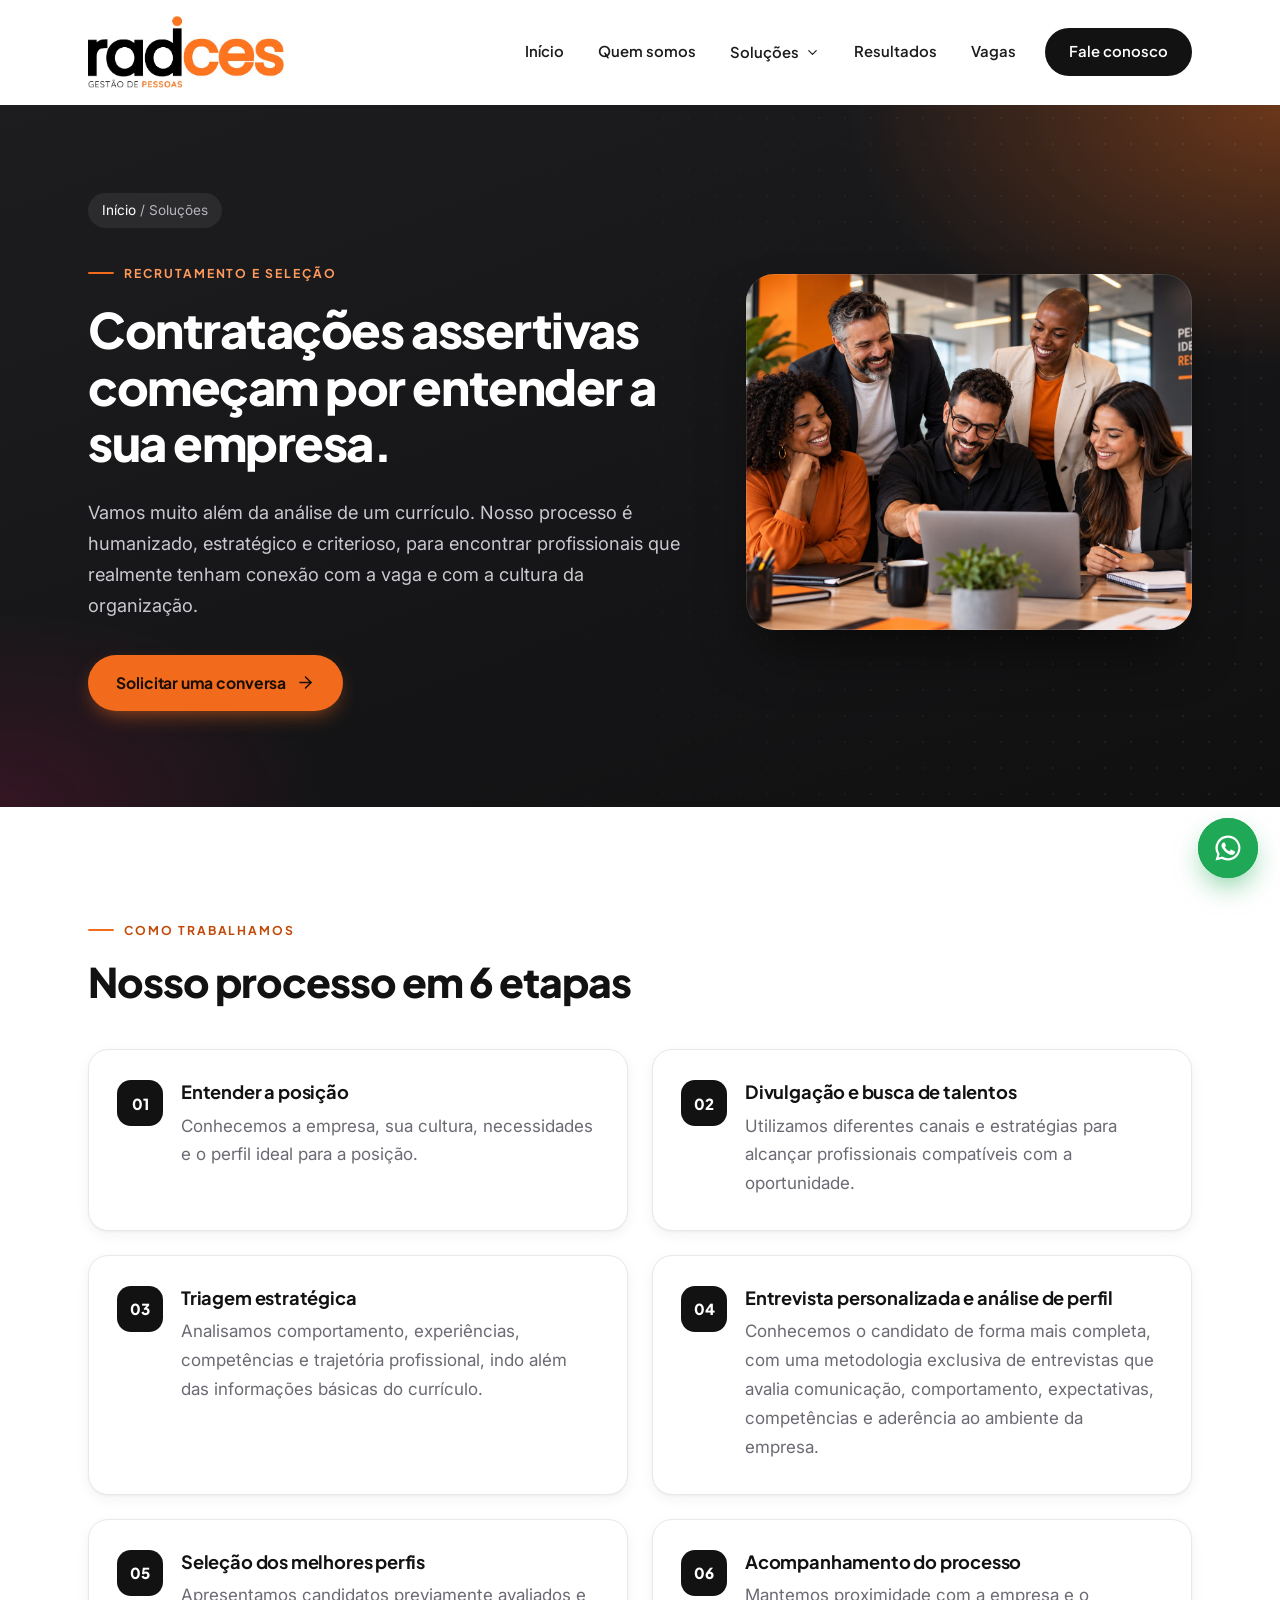
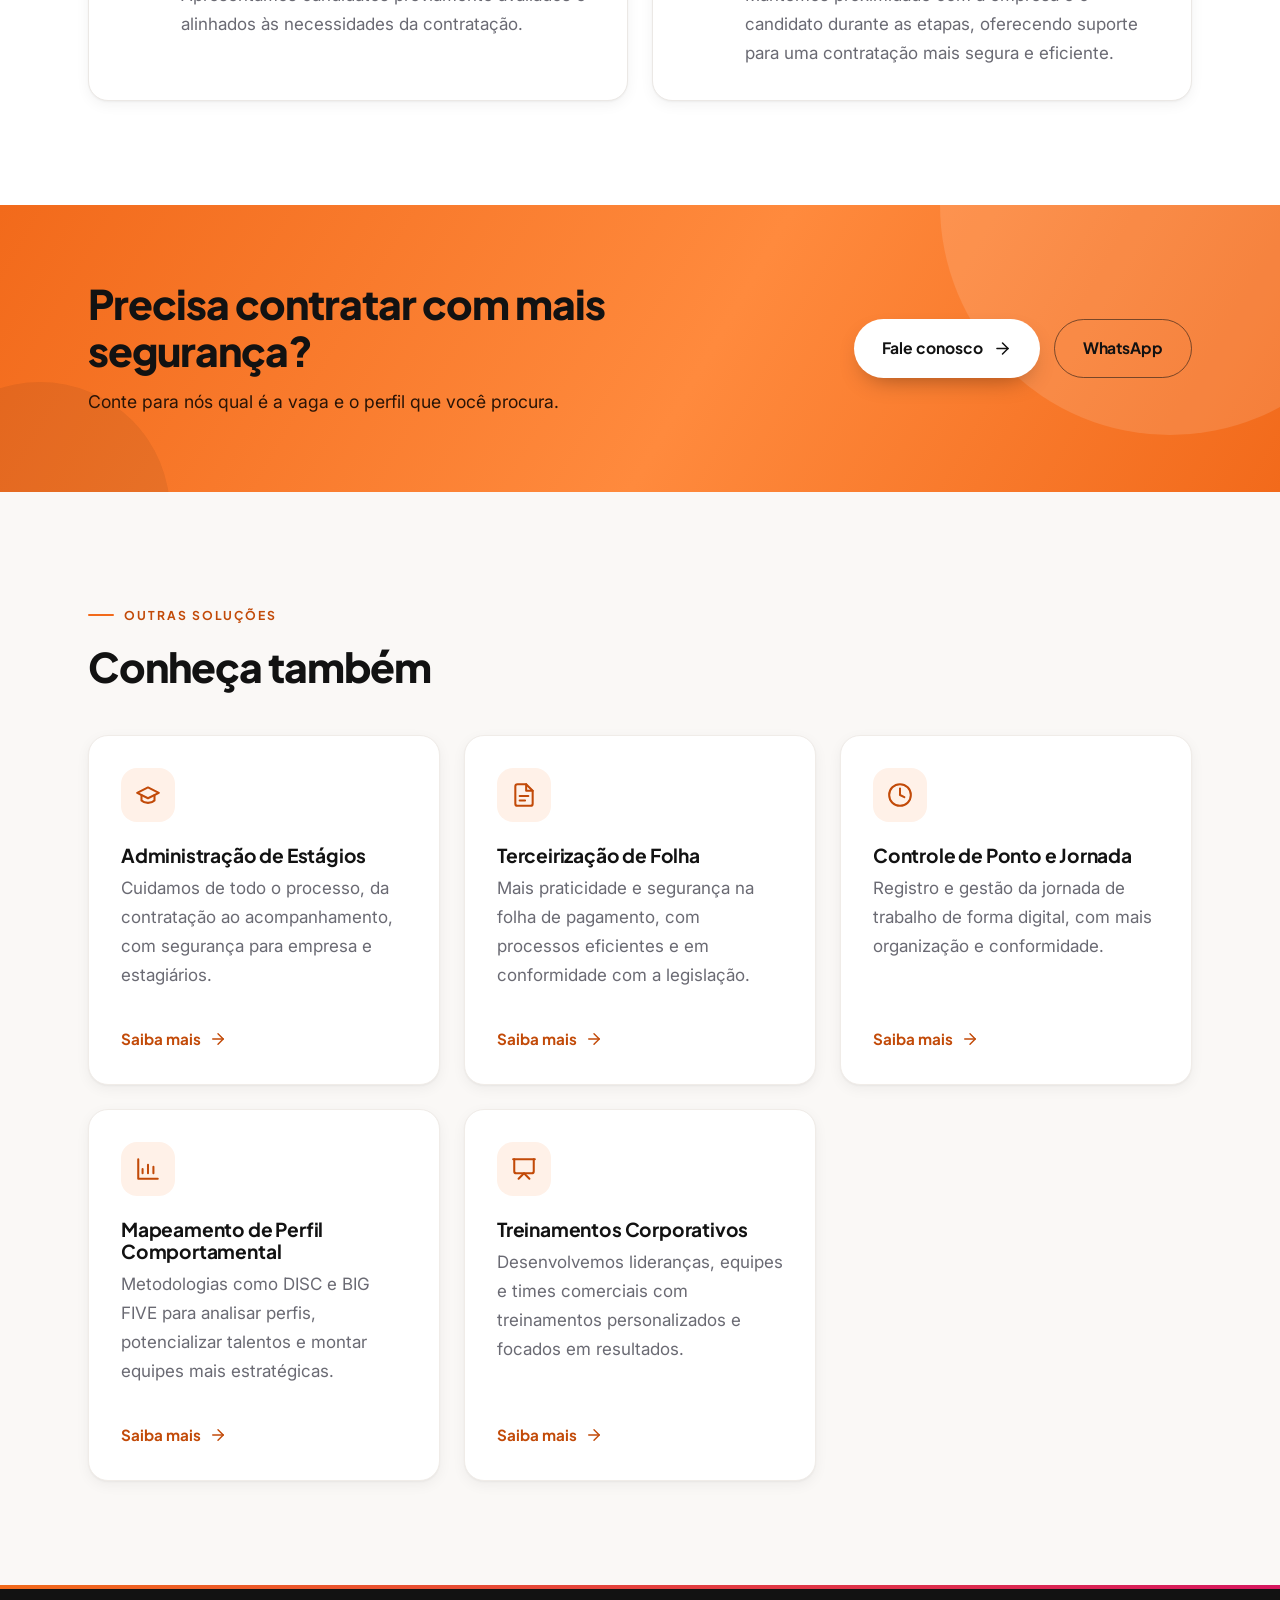
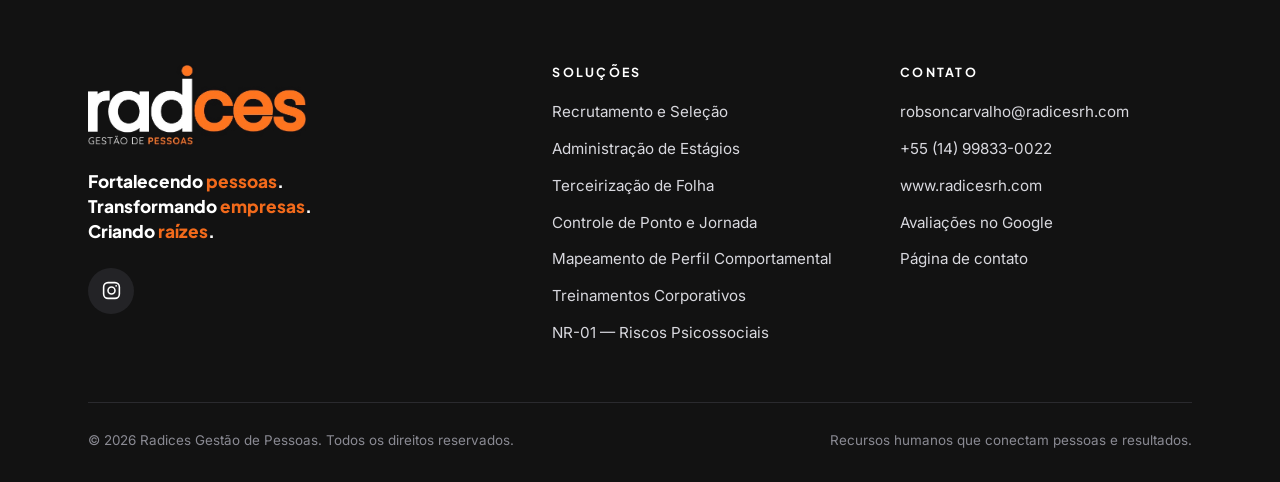
<file: recrutamento-e-selecao.html>
<!doctype html>
<html lang="pt-BR">
<head>
<meta charset="utf-8">
<meta name="viewport" content="width=device-width, initial-scale=1">
<title>Recrutamento e Seleção | Radices Gestão de Pessoas</title>
<meta name="description" content="Recrutamento e seleção humanizado, estratégico e criterioso, para encontrar profissionais com conexão com a vaga e com a cultura da empresa.">
<meta property="og:title" content="Recrutamento e Seleção | Radices Gestão de Pessoas">
<meta property="og:description" content="Recrutamento e seleção humanizado, estratégico e criterioso, para encontrar profissionais com conexão com a vaga e com a cultura da empresa.">
<meta property="og:type" content="website">
<meta property="og:site_name" content="Radices Gestão de Pessoas">
<meta property="og:locale" content="pt_BR">
<meta property="og:url" content="https://www.radicesrh.com/recrutamento-e-selecao.html">
<meta property="og:image" content="https://www.radicesrh.com/img/og-radices-logo.jpg">
<meta property="og:image:type" content="image/jpeg">
<meta property="og:image:width" content="1200">
<meta property="og:image:height" content="630">
<meta property="og:image:alt" content="Logo da Radices Gestão de Pessoas">
<meta name="twitter:card" content="summary_large_image">
<meta name="twitter:title" content="Recrutamento e Seleção | Radices Gestão de Pessoas">
<meta name="twitter:description" content="Recrutamento e seleção humanizado, estratégico e criterioso, para encontrar profissionais com conexão com a vaga e com a cultura da empresa.">
<meta name="twitter:image" content="https://www.radicesrh.com/img/og-radices-logo.jpg">
<link rel="canonical" href="https://www.radicesrh.com/recrutamento-e-selecao.html">
<meta name="theme-color" content="#f26a1b">
<script>document.documentElement.className+=" js"</script>
<link rel="icon" href="img/favicon.png">
<link rel="apple-touch-icon" href="img/apple-touch-icon.png">
<link rel="preconnect" href="https://fonts.googleapis.com">
<link rel="preconnect" href="https://fonts.gstatic.com" crossorigin>
<link href="https://fonts.googleapis.com/css2?family=Inter:wght@400;500;600&family=Plus+Jakarta+Sans:wght@600;700;800&display=swap" rel="stylesheet">
<link rel="stylesheet" href="css/style.css">
</head>
<body>
<a class="skip" href="#conteudo">Pular para o conteúdo</a>
<header class="topo">
  <div class="container">
    <a class="logo" href="index.html" aria-label="Radices Gestão de Pessoas, página inicial"><img src="img/logo-radices.png" alt="Radices Gestão de Pessoas" width="131" height="48"></a>
    <button class="menu-btn" type="button" aria-expanded="false" aria-controls="nav" aria-label="Abrir menu"><svg viewBox="0 0 24 24" fill="none" stroke="currentColor" stroke-width="1.9" stroke-linecap="round" stroke-linejoin="round" aria-hidden="true"><path d="M4 6h16M4 12h16M4 18h16"/></svg></button>
    <nav class="nav" id="nav" aria-label="Principal">
      <ul class="menu">
        <li><a href="index.html">Início</a></li>
        <li><a href="index.html#quem-somos">Quem somos</a></li>
        <li class="tem-sub">
          <button class="sub-toggle" type="button" aria-expanded="false">Soluções <svg viewBox="0 0 24 24" fill="none" stroke="currentColor" stroke-width="1.9" stroke-linecap="round" stroke-linejoin="round" aria-hidden="true"><path d="m6 9 6 6 6-6"/></svg></button>
          <ul class="submenu"><li><a href="recrutamento-e-selecao.html" aria-current="page">Recrutamento e Seleção</a></li><li><a href="administracao-de-estagios.html">Administração de Estágios</a></li><li><a href="terceirizacao-de-folha.html">Terceirização de Folha</a></li><li><a href="controle-de-ponto.html">Controle de Ponto e Jornada</a></li><li><a href="perfil-comportamental.html">Mapeamento de Perfil Comportamental</a></li><li><a href="treinamentos.html">Treinamentos Corporativos</a></li><li><a href="nr-01-riscos-psicossociais.html">NR-01 — Riscos Psicossociais</a></li></ul>
        </li>
        <li><a href="resultados.html">Resultados</a></li>
        <li><a class="link-vagas" href="vagas/">Vagas </a></li>
        <li><a class="cta-menu" href="contato.html">Fale conosco</a></li>
      </ul>
    </nav>
  </div>
</header>
<main id="conteudo">
<section class="pagina-topo">
  <div class="container">
    <div>
      <p class="trilha"><a href="index.html">Início</a> / Soluções</p>
      <span class="sobretitulo">Recrutamento e seleção</span>
      <h1>Contratações assertivas começam por entender a sua empresa.</h1>
      <p class="lead">Vamos muito além da análise de um currículo. Nosso processo é humanizado, estratégico e criterioso, para encontrar profissionais que realmente tenham conexão com a vaga e com a cultura da organização.</p>
      <div class="botoes">
        <a class="btn btn-primario" href="contato.html">Solicitar uma conversa <svg viewBox="0 0 24 24" fill="none" stroke="currentColor" stroke-width="1.9" stroke-linecap="round" stroke-linejoin="round" aria-hidden="true"><path d="M5 12h14"/><path d="m12 5 7 7-7 7"/></svg></a>
      </div>
    </div>
    <div><img src="img/hero-equipe.jpg" alt="Equipe reunida e sorridente em ambiente de trabalho" loading="eager"></div>
  </div>
</section>
<section class="secao">
  <div class="container">
    <span class="sobretitulo">Como trabalhamos</span>
    <h2>Nosso processo em 6 etapas</h2>
    <div class="traco"></div>
    <div class="grade g2 etapas"><div class="cartao etapa"><span class="num">01</span><h3>Entender a posição</h3><p>Conhecemos a empresa, sua cultura, necessidades e o perfil ideal para a posição.</p></div><div class="cartao etapa"><span class="num">02</span><h3>Divulgação e busca de talentos</h3><p>Utilizamos diferentes canais e estratégias para alcançar profissionais compatíveis com a oportunidade.</p></div><div class="cartao etapa"><span class="num">03</span><h3>Triagem estratégica</h3><p>Analisamos comportamento, experiências, competências e trajetória profissional, indo além das informações básicas do currículo.</p></div><div class="cartao etapa"><span class="num">04</span><h3>Entrevista personalizada e análise de perfil</h3><p>Conhecemos o candidato de forma mais completa, com uma metodologia exclusiva de entrevistas que avalia comunicação, comportamento, expectativas, competências e aderência ao ambiente da empresa.</p></div><div class="cartao etapa"><span class="num">05</span><h3>Seleção dos melhores perfis</h3><p>Apresentamos candidatos previamente avaliados e alinhados às necessidades da contratação.</p></div><div class="cartao etapa"><span class="num">06</span><h3>Acompanhamento do processo</h3><p>Mantemos proximidade com a empresa e o candidato durante as etapas, oferecendo suporte para uma contratação mais segura e eficiente.</p></div></div>
  </div>
</section>
<section class="faixa">
  <div class="container">
    <div>
      <h2>Precisa contratar com mais segurança?</h2>
      <p>Conte para nós qual é a vaga e o perfil que você procura.</p>
    </div>
    <div class="botoes" style="margin-top:0">
      <a class="btn btn-claro" href="contato.html">Fale conosco <svg viewBox="0 0 24 24" fill="none" stroke="currentColor" stroke-width="1.9" stroke-linecap="round" stroke-linejoin="round" aria-hidden="true"><path d="M5 12h14"/><path d="m12 5 7 7-7 7"/></svg></a>
      <a class="btn btn-contorno" href="https://wa.me/5514998330022?text=Ol%C3%A1%21%20Vim%20pelo%20site%20da%20Radices%20e%20gostaria%20de%20falar%20sobre%20recrutamento%20e%20sele%C3%A7%C3%A3o." target="_blank" rel="noopener">WhatsApp</a>
    </div>
  </div>
</section><section class="secao suave">
  <div class="container">
    <span class="sobretitulo">Outras soluções</span>
    <h2>Conheça também</h2>
    <div class="traco"></div>
    <div class="grade g3"><a class="cartao servico-card" href="administracao-de-estagios.html"><span class="icone claro"><svg viewBox="0 0 24 24" fill="none" stroke="currentColor" stroke-width="1.9" stroke-linecap="round" stroke-linejoin="round" aria-hidden="true"><path d="M22 10 12 5 2 10l10 5 10-5z"/><path d="M6 12v5c3 3 9 3 12 0v-5"/></svg></span><h3>Administração de Estágios</h3><p>Cuidamos de todo o processo, da contratação ao acompanhamento, com segurança para empresa e estagiários.</p><span class="saiba">Saiba mais <svg viewBox="0 0 24 24" fill="none" stroke="currentColor" stroke-width="1.9" stroke-linecap="round" stroke-linejoin="round" aria-hidden="true"><path d="M5 12h14"/><path d="m12 5 7 7-7 7"/></svg></span></a><a class="cartao servico-card" href="terceirizacao-de-folha.html"><span class="icone claro"><svg viewBox="0 0 24 24" fill="none" stroke="currentColor" stroke-width="1.9" stroke-linecap="round" stroke-linejoin="round" aria-hidden="true"><path d="M14 2H6a2 2 0 0 0-2 2v16a2 2 0 0 0 2 2h12a2 2 0 0 0 2-2V8z"/><path d="M14 2v6h6"/><path d="M8 13h8M8 17h5"/></svg></span><h3>Terceirização de Folha</h3><p>Mais praticidade e segurança na folha de pagamento, com processos eficientes e em conformidade com a legislação.</p><span class="saiba">Saiba mais <svg viewBox="0 0 24 24" fill="none" stroke="currentColor" stroke-width="1.9" stroke-linecap="round" stroke-linejoin="round" aria-hidden="true"><path d="M5 12h14"/><path d="m12 5 7 7-7 7"/></svg></span></a><a class="cartao servico-card" href="controle-de-ponto.html"><span class="icone claro"><svg viewBox="0 0 24 24" fill="none" stroke="currentColor" stroke-width="1.9" stroke-linecap="round" stroke-linejoin="round" aria-hidden="true"><circle cx="12" cy="12" r="10"/><path d="M12 6v6l4 2"/></svg></span><h3>Controle de Ponto e Jornada</h3><p>Registro e gestão da jornada de trabalho de forma digital, com mais organização e conformidade.</p><span class="saiba">Saiba mais <svg viewBox="0 0 24 24" fill="none" stroke="currentColor" stroke-width="1.9" stroke-linecap="round" stroke-linejoin="round" aria-hidden="true"><path d="M5 12h14"/><path d="m12 5 7 7-7 7"/></svg></span></a><a class="cartao servico-card" href="perfil-comportamental.html"><span class="icone claro"><svg viewBox="0 0 24 24" fill="none" stroke="currentColor" stroke-width="1.9" stroke-linecap="round" stroke-linejoin="round" aria-hidden="true"><path d="M3 3v18h18"/><path d="M7 16v-4M12 16V8M17 16v-6"/></svg></span><h3>Mapeamento de Perfil Comportamental</h3><p>Metodologias como DISC e BIG FIVE para analisar perfis, potencializar talentos e montar equipes mais estratégicas.</p><span class="saiba">Saiba mais <svg viewBox="0 0 24 24" fill="none" stroke="currentColor" stroke-width="1.9" stroke-linecap="round" stroke-linejoin="round" aria-hidden="true"><path d="M5 12h14"/><path d="m12 5 7 7-7 7"/></svg></span></a><a class="cartao servico-card" href="treinamentos.html"><span class="icone claro"><svg viewBox="0 0 24 24" fill="none" stroke="currentColor" stroke-width="1.9" stroke-linecap="round" stroke-linejoin="round" aria-hidden="true"><path d="M2 3h20"/><path d="M21 3v11a2 2 0 0 1-2 2H5a2 2 0 0 1-2-2V3"/><path d="m7 21 5-5 5 5"/></svg></span><h3>Treinamentos Corporativos</h3><p>Desenvolvemos lideranças, equipes e times comerciais com treinamentos personalizados e focados em resultados.</p><span class="saiba">Saiba mais <svg viewBox="0 0 24 24" fill="none" stroke="currentColor" stroke-width="1.9" stroke-linecap="round" stroke-linejoin="round" aria-hidden="true"><path d="M5 12h14"/><path d="m12 5 7 7-7 7"/></svg></span></a></div>
  </div>
</section>
</main>
<footer class="rodape">
  <div class="container">
    <div class="cols">
      <div>
        <img src="img/logo-radices-branco.png" alt="Radices Gestão de Pessoas" width="141" height="52">
        <p class="slogan">Fortalecendo <span>pessoas</span>.<br>Transformando <span>empresas</span>.<br>Criando <span>raízes</span>.</p>
        <div class="redes" aria-label="Redes sociais">
          <a class="rede" href="https://www.instagram.com/radices.rh/" target="_blank" rel="noopener" aria-label="Instagram da Radices"><svg viewBox="0 0 24 24" fill="none" stroke="currentColor" stroke-width="1.8" stroke-linecap="round" stroke-linejoin="round" aria-hidden="true"><rect x="3" y="3" width="18" height="18" rx="5"/><circle cx="12" cy="12" r="4"/><circle cx="17.3" cy="6.7" r="1" fill="currentColor" stroke="none"/></svg></a>
        </div>
      </div>
      <div>
        <h4>Soluções</h4>
        <ul><li><a href="recrutamento-e-selecao.html">Recrutamento e Seleção</a></li><li><a href="administracao-de-estagios.html">Administração de Estágios</a></li><li><a href="terceirizacao-de-folha.html">Terceirização de Folha</a></li><li><a href="controle-de-ponto.html">Controle de Ponto e Jornada</a></li><li><a href="perfil-comportamental.html">Mapeamento de Perfil Comportamental</a></li><li><a href="treinamentos.html">Treinamentos Corporativos</a></li><li><a href="nr-01-riscos-psicossociais.html">NR-01 — Riscos Psicossociais</a></li></ul>
      </div>
      <div>
        <h4>Contato</h4>
        <ul>
          <li><a href="mailto:robsoncarvalho@radicesrh.com">robsoncarvalho@radicesrh.com</a></li>
          <li><a href="https://wa.me/5514998330022?text=Ol%C3%A1%21%20Vim%20pelo%20site%20da%20Radices%20e%20gostaria%20de%20conversar%20sobre%20os%20servi%C3%A7os." target="_blank" rel="noopener">+55 (14) 99833-0022</a></li>
          <li><a href="https://www.radicesrh.com">www.radicesrh.com</a></li>
          <li><a href="https://share.google/daaWmMgQKPGtYWg7B" target="_blank" rel="noopener">Avaliações no Google</a></li><li><a href="contato.html">Página de contato</a></li>
        </ul>
      </div>
    </div>
    <div class="base">
      <span>© <span data-ano>2026</span> Radices Gestão de Pessoas. Todos os direitos reservados.</span>
      <span>Recursos humanos que conectam pessoas e resultados.</span>
    </div>
  </div>
</footer>
<a class="whats" href="https://wa.me/5514998330022?text=Ol%C3%A1%21%20Vim%20pelo%20site%20da%20Radices%20e%20gostaria%20de%20conversar%20sobre%20os%20servi%C3%A7os." target="_blank" rel="noopener" aria-label="Conversar pelo WhatsApp"><svg viewBox="0 0 24 24" fill="currentColor" aria-hidden="true"><path d="M12 2a10 10 0 0 0-8.6 15.1L2 22l5-1.3A10 10 0 1 0 12 2zm0 18.2a8.2 8.2 0 0 1-4.2-1.2l-.3-.2-3 .8.8-2.9-.2-.3A8.2 8.2 0 1 1 12 20.2zm4.5-6.1c-.2-.1-1.5-.7-1.7-.8s-.4-.1-.6.1-.7.8-.8 1-.3.2-.5.1a6.7 6.7 0 0 1-3.3-2.9c-.3-.4.2-.4.7-1.4.1-.2 0-.3 0-.4l-.8-1.8c-.2-.5-.4-.4-.6-.4h-.5a1 1 0 0 0-.7.3 3 3 0 0 0-.9 2.2 5.2 5.2 0 0 0 1.1 2.7 11.9 11.9 0 0 0 4.5 4c1.7.7 2.4.8 3.2.6a2.8 2.8 0 0 0 1.8-1.3 2.3 2.3 0 0 0 .2-1.3c-.1-.1-.3-.2-.5-.3z"/></svg></a>
<script src="js/main.js"></script>
</body>
</html>
</file>
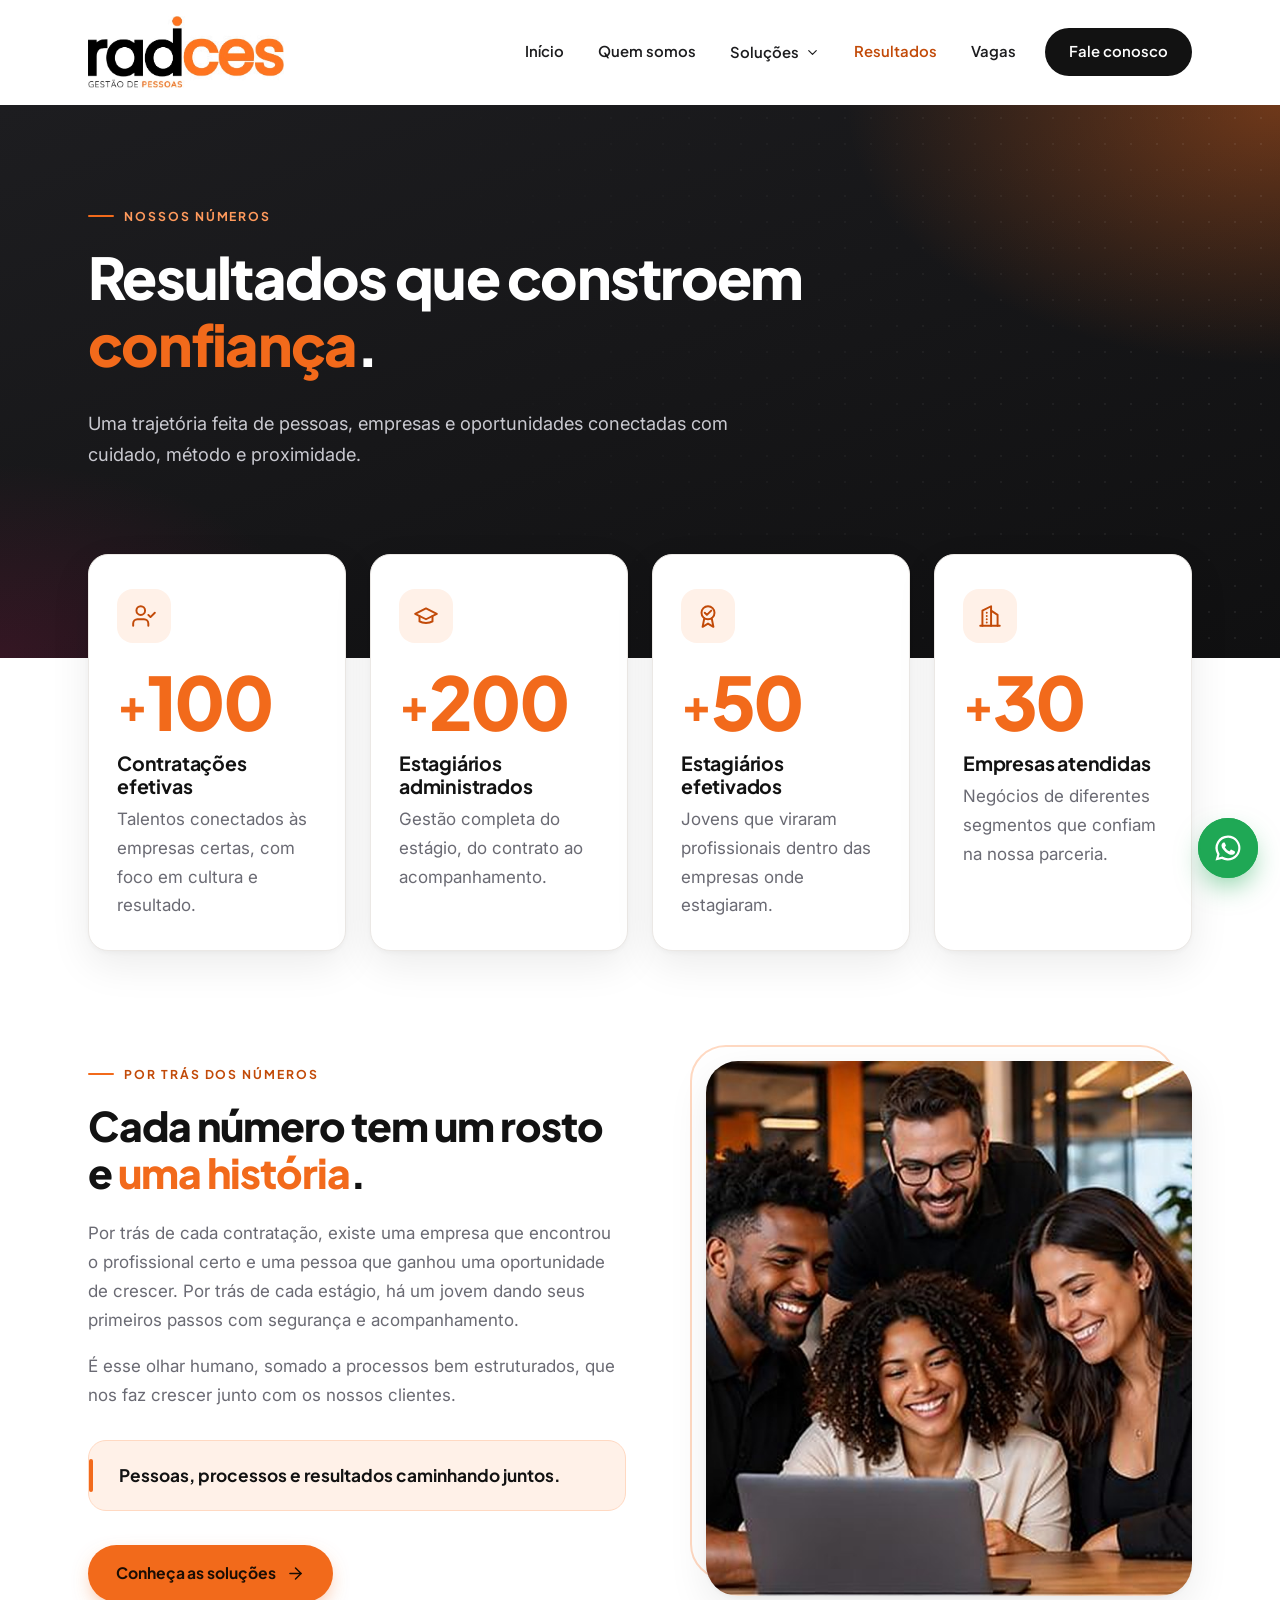
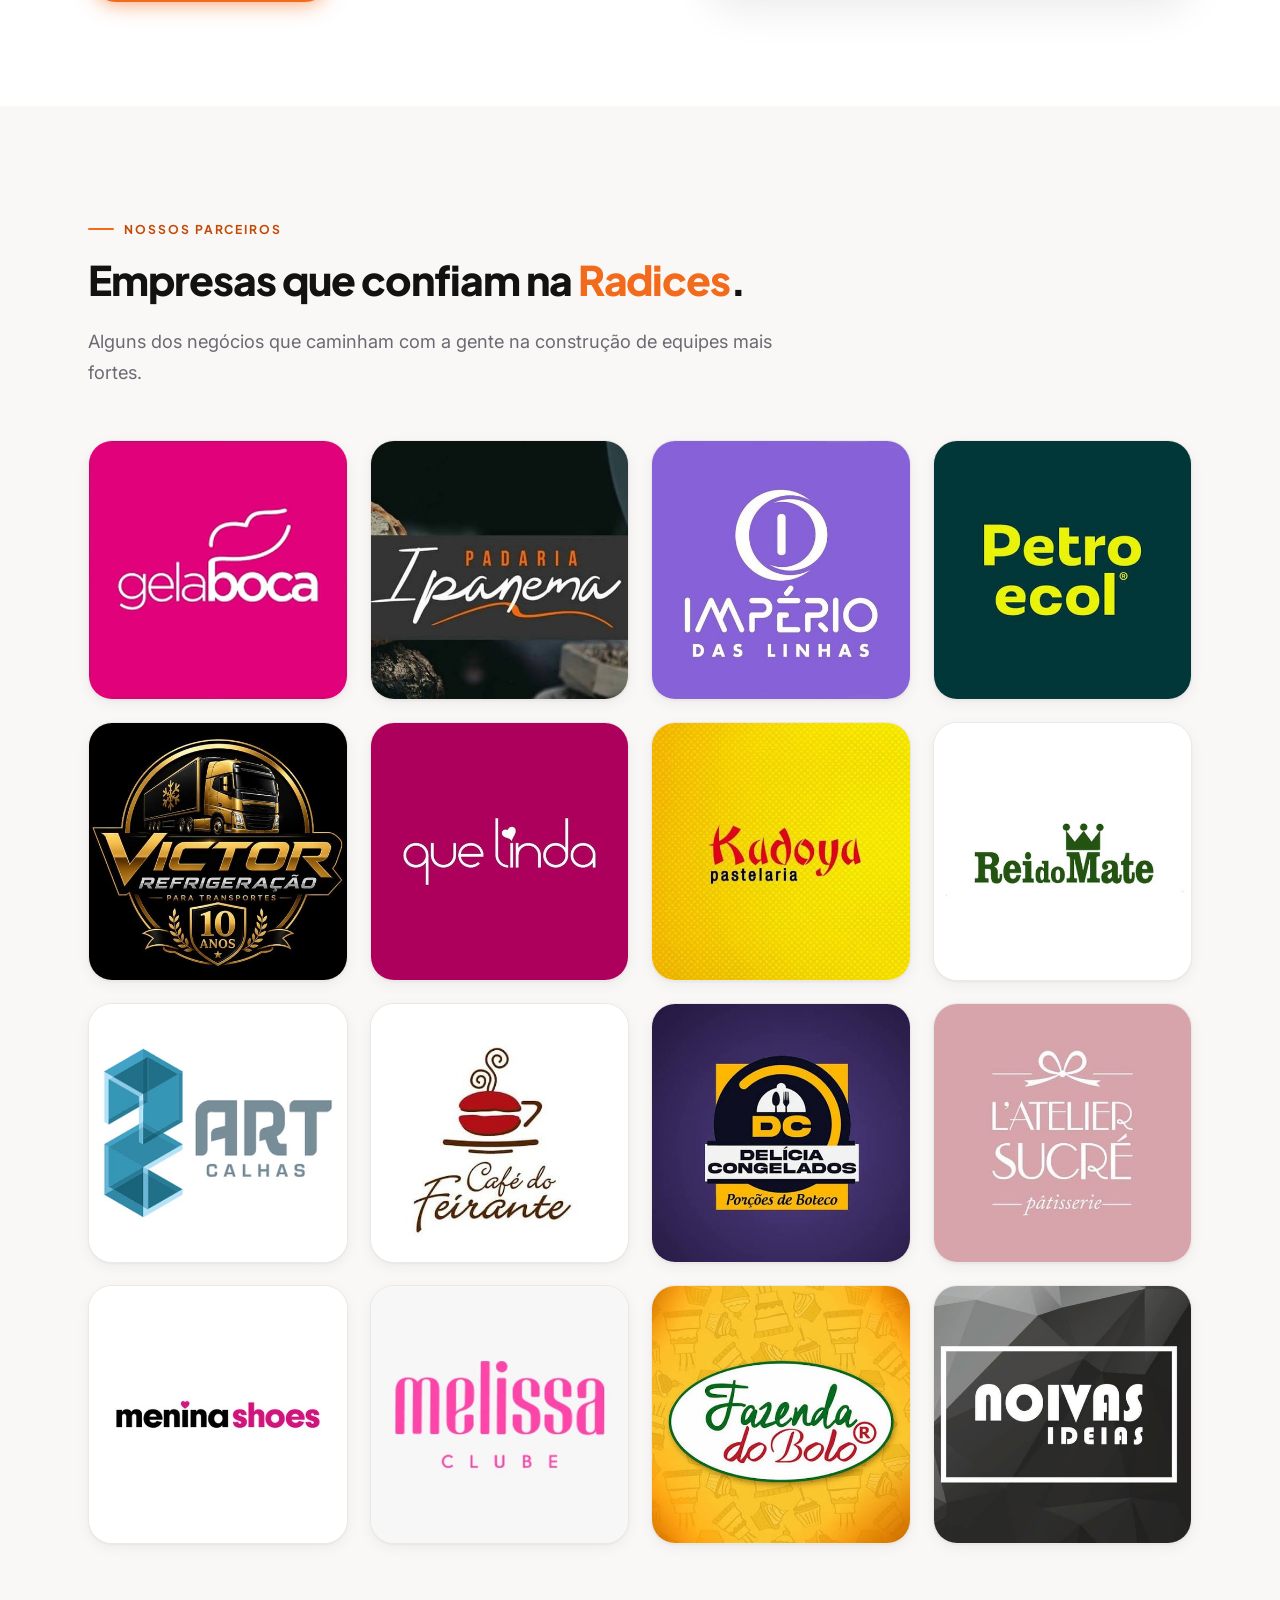
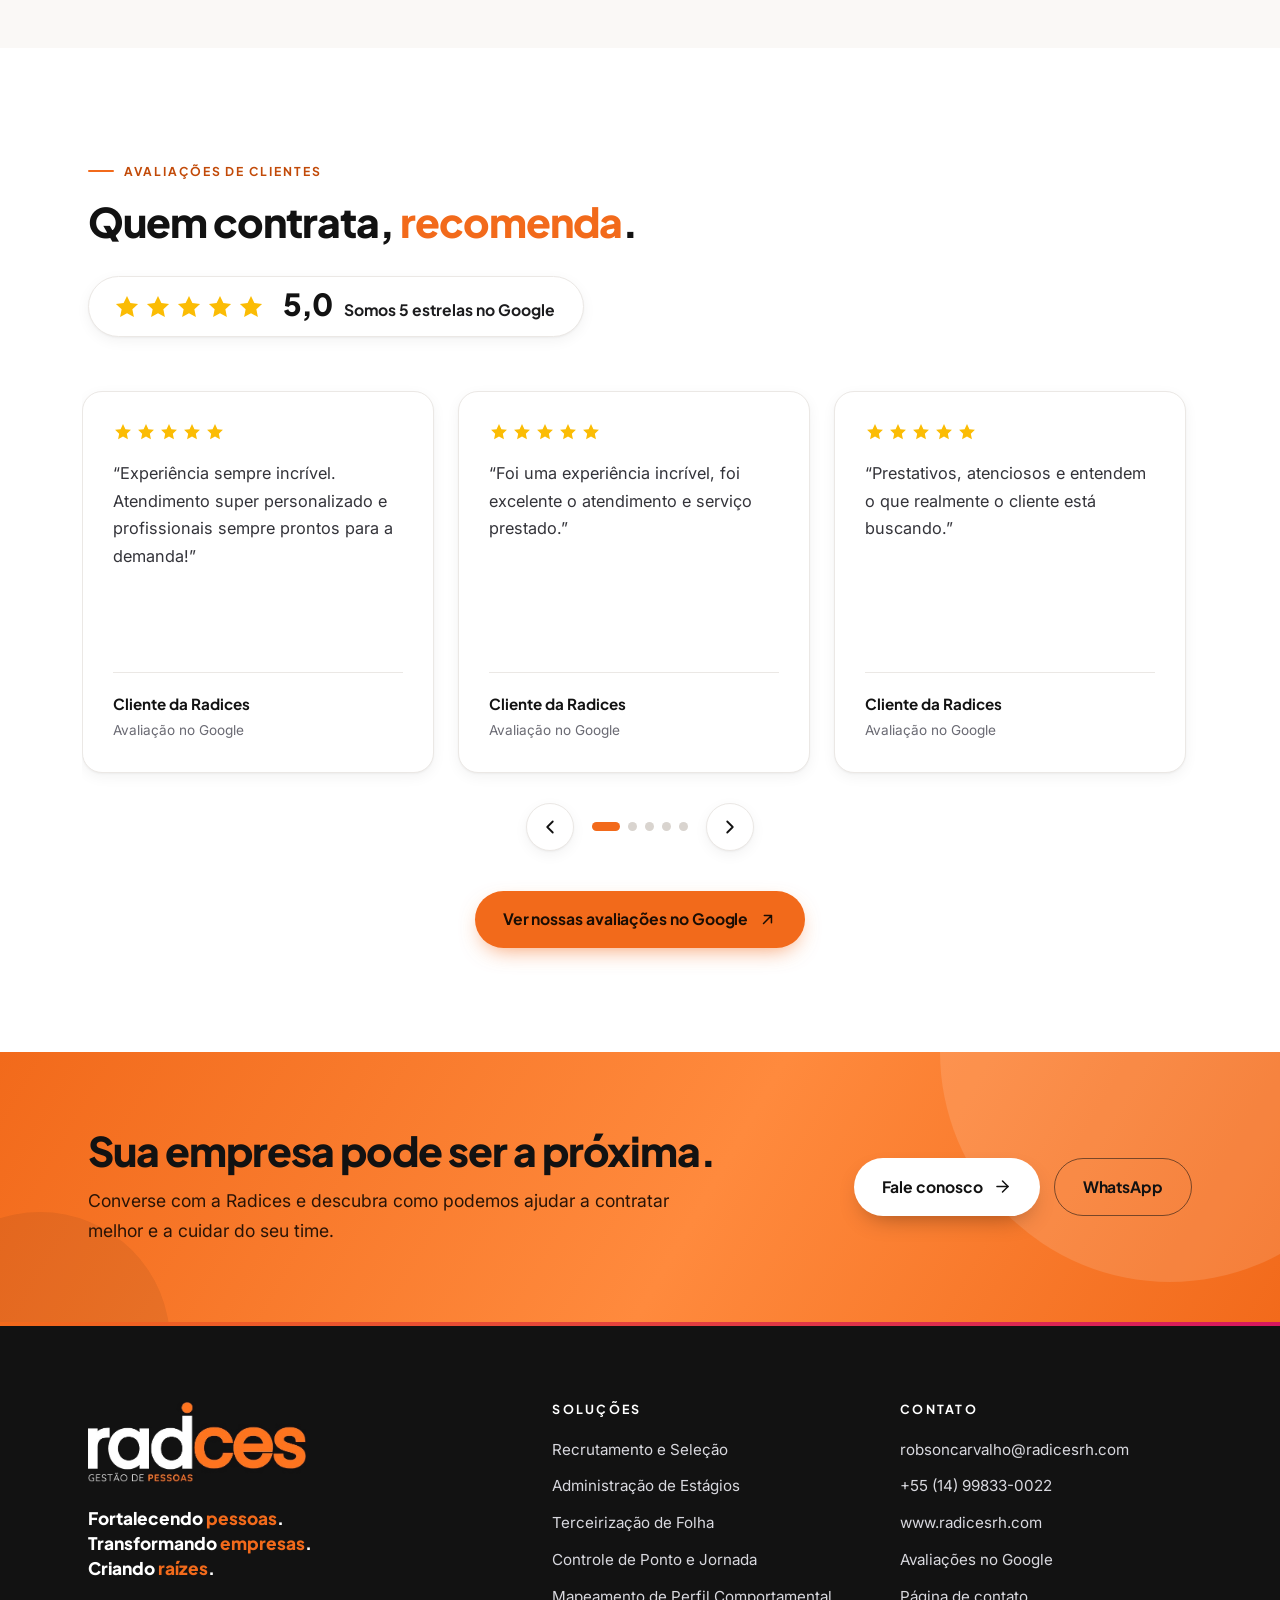
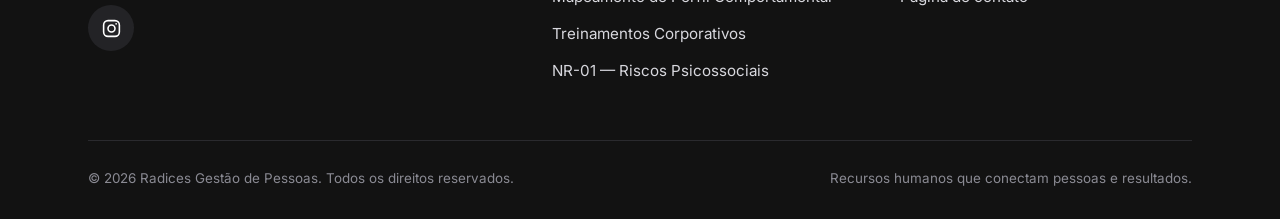
<file: resultados.html>
<!doctype html>
<html lang="pt-BR">
<head>
<meta charset="utf-8">
<meta name="viewport" content="width=device-width, initial-scale=1">
<title>Resultados | Radices Gestão de Pessoas</title>
<meta name="description" content="Mais de 100 contratações efetivas, mais de 200 estagiários administrados, mais de 50 estagiários efetivados e mais de 30 empresas atendidas. Conheça a Radices e alguns de nossos parceiros.">
<meta property="og:title" content="Resultados | Radices Gestão de Pessoas">
<meta property="og:description" content="Mais de 100 contratações efetivas, mais de 200 estagiários administrados, mais de 50 estagiários efetivados e mais de 30 empresas atendidas. Conheça a Radices e alguns de nossos parceiros.">
<meta property="og:type" content="website">
<meta property="og:site_name" content="Radices Gestão de Pessoas">
<meta property="og:locale" content="pt_BR">
<meta property="og:url" content="https://www.radicesrh.com/resultados.html">
<meta property="og:image" content="https://www.radicesrh.com/img/og-radices-logo.jpg">
<meta property="og:image:type" content="image/jpeg">
<meta property="og:image:width" content="1200">
<meta property="og:image:height" content="630">
<meta property="og:image:alt" content="Logo da Radices Gestão de Pessoas">
<meta name="twitter:card" content="summary_large_image">
<meta name="twitter:title" content="Resultados | Radices Gestão de Pessoas">
<meta name="twitter:description" content="Mais de 100 contratações efetivas, mais de 200 estagiários administrados, mais de 50 estagiários efetivados e mais de 30 empresas atendidas. Conheça a Radices e alguns de nossos parceiros.">
<meta name="twitter:image" content="https://www.radicesrh.com/img/og-radices-logo.jpg">
<link rel="canonical" href="https://www.radicesrh.com/resultados.html">
<meta name="theme-color" content="#f26a1b">
<script>document.documentElement.className+=" js"</script>
<link rel="icon" href="img/favicon.png">
<link rel="apple-touch-icon" href="img/apple-touch-icon.png">
<link rel="preconnect" href="https://fonts.googleapis.com">
<link rel="preconnect" href="https://fonts.gstatic.com" crossorigin>
<link href="https://fonts.googleapis.com/css2?family=Inter:wght@400;500;600&family=Plus+Jakarta+Sans:wght@600;700;800&display=swap" rel="stylesheet">
<link rel="stylesheet" href="css/style.css">
</head>
<body>
<a class="skip" href="#conteudo">Pular para o conteúdo</a>
<header class="topo">
  <div class="container">
    <a class="logo" href="index.html" aria-label="Radices Gestão de Pessoas, página inicial"><img src="img/logo-radices.png" alt="Radices Gestão de Pessoas" width="131" height="48"></a>
    <button class="menu-btn" type="button" aria-expanded="false" aria-controls="nav" aria-label="Abrir menu"><svg viewBox="0 0 24 24" fill="none" stroke="currentColor" stroke-width="1.9" stroke-linecap="round" stroke-linejoin="round" aria-hidden="true"><path d="M4 6h16M4 12h16M4 18h16"/></svg></button>
    <nav class="nav" id="nav" aria-label="Principal">
      <ul class="menu">
        <li><a href="index.html">Início</a></li>
        <li><a href="index.html#quem-somos">Quem somos</a></li>
        <li class="tem-sub">
          <button class="sub-toggle" type="button" aria-expanded="false">Soluções <svg viewBox="0 0 24 24" fill="none" stroke="currentColor" stroke-width="1.9" stroke-linecap="round" stroke-linejoin="round" aria-hidden="true"><path d="m6 9 6 6 6-6"/></svg></button>
          <ul class="submenu"><li><a href="recrutamento-e-selecao.html">Recrutamento e Seleção</a></li><li><a href="administracao-de-estagios.html">Administração de Estágios</a></li><li><a href="terceirizacao-de-folha.html">Terceirização de Folha</a></li><li><a href="controle-de-ponto.html">Controle de Ponto e Jornada</a></li><li><a href="perfil-comportamental.html">Mapeamento de Perfil Comportamental</a></li><li><a href="treinamentos.html">Treinamentos Corporativos</a></li><li><a href="nr-01-riscos-psicossociais.html">NR-01 — Riscos Psicossociais</a></li></ul>
        </li>
        <li><a href="resultados.html" aria-current="page">Resultados</a></li>
        <li><a class="link-vagas" href="vagas/">Vagas </a></li>
        <li><a class="cta-menu" href="contato.html">Fale conosco</a></li>
      </ul>
    </nav>
  </div>
</header>
<main id="conteudo">
  <section class="res-topo">
    <div class="container">
      <span class="sobretitulo">Nossos números</span>
      <h1>Resultados que constroem <span class="laranja">confiança</span>.</h1>
      <p class="lead">Uma trajetória feita de pessoas, empresas e oportunidades conectadas com cuidado, método e proximidade.</p>
    </div>
  </section>

  <section class="secao res-numeros" aria-label="Números da Radices">
    <div class="container">
      <div class="grade g4">
      <div class="cartao stat">
        <span class="icone" aria-hidden="true"><svg viewBox="0 0 24 24" fill="none" stroke="currentColor" stroke-width="1.8" stroke-linecap="round" stroke-linejoin="round"><path d="M16 21v-2a4 4 0 0 0-4-4H6a4 4 0 0 0-4 4v2"/><circle cx="9" cy="7" r="4"/><path d="m16 11 2 2 4-4"/></svg></span>
        <p class="stat-num"><span aria-hidden="true">+</span><span data-contar="100">100</span></p>
        <h3>Contratações efetivas</h3>
        <p>Talentos conectados às empresas certas, com foco em cultura e resultado.</p>
      </div>
      <div class="cartao stat">
        <span class="icone" aria-hidden="true"><svg viewBox="0 0 24 24" fill="none" stroke="currentColor" stroke-width="1.8" stroke-linecap="round" stroke-linejoin="round"><path d="M22 10 12 5 2 10l10 5 10-5Z"/><path d="M6 12v5c3 2 9 2 12 0v-5"/></svg></span>
        <p class="stat-num"><span aria-hidden="true">+</span><span data-contar="200">200</span></p>
        <h3>Estagiários administrados</h3>
        <p>Gestão completa do estágio, do contrato ao acompanhamento.</p>
      </div>
      <div class="cartao stat">
        <span class="icone" aria-hidden="true"><svg viewBox="0 0 24 24" fill="none" stroke="currentColor" stroke-width="1.8" stroke-linecap="round" stroke-linejoin="round"><circle cx="12" cy="9" r="6"/><path d="m9 9 2 2 4-4"/><path d="M8.5 14.5 7 22l5-3 5 3-1.5-7.5"/></svg></span>
        <p class="stat-num"><span aria-hidden="true">+</span><span data-contar="50">50</span></p>
        <h3>Estagiários efetivados</h3>
        <p>Jovens que viraram profissionais dentro das empresas onde estagiaram.</p>
      </div>
      <div class="cartao stat">
        <span class="icone" aria-hidden="true"><svg viewBox="0 0 24 24" fill="none" stroke="currentColor" stroke-width="1.8" stroke-linecap="round" stroke-linejoin="round"><path d="M3 21h18"/><path d="M5 21V7l8-4v18"/><path d="M19 21V11l-6-4"/><path d="M9 9v.01M9 12v.01M9 15v.01M9 18v.01"/></svg></span>
        <p class="stat-num"><span aria-hidden="true">+</span><span data-contar="30">30</span></p>
        <h3>Empresas atendidas</h3>
        <p>Negócios de diferentes segmentos que confiam na nossa parceria.</p>
      </div>
      </div>
    </div>
  </section>

  <section class="secao">
    <div class="container duas-col">
      <div>
        <span class="sobretitulo">Por trás dos números</span>
        <h2>Cada número tem um rosto e <span class="laranja">uma história</span>.</h2>
        <p>Por trás de cada contratação, existe uma empresa que encontrou o profissional certo e uma pessoa que ganhou uma oportunidade de crescer. Por trás de cada estágio, há um jovem dando seus primeiros passos com segurança e acompanhamento.</p>
        <p>É esse olhar humano, somado a processos bem estruturados, que nos faz crescer junto com os nossos clientes.</p>
        <div class="destaque">Pessoas, processos e resultados caminhando juntos.</div>
        <div class="botoes"><a class="btn btn-primario" href="index.html#solucoes">Conheça as soluções <svg viewBox="0 0 24 24" fill="none" stroke="currentColor" stroke-width="1.9" stroke-linecap="round" stroke-linejoin="round" aria-hidden="true"><path d="M5 12h14"/><path d="m12 5 7 7-7 7"/></svg></a></div>
      </div>
      <div class="foto"><img src="img/equipe-notebook.jpg" alt="Equipe comemorando resultados em frente ao notebook" width="752" height="674" loading="lazy"></div>
    </div>
  </section>

  <section class="secao suave" id="parceiros">
    <div class="container">
      <span class="sobretitulo">Nossos parceiros</span>
      <h2>Empresas que confiam na <span class="laranja">Radices</span>.</h2>
      <p class="lead">Alguns dos negócios que caminham com a gente na construção de equipes mais fortes.</p>
      <ul class="parceiros">
      <li class="parceiro"><img src="img/parceiros/gela-boca.jpg" alt="Gela Boca" width="240" height="240" loading="lazy"></li>
      <li class="parceiro"><img src="img/parceiros/padaria-ipanema.jpg" alt="Padaria Ipanema" width="240" height="240" loading="lazy"></li>
      <li class="parceiro"><img src="img/parceiros/imperio-das-linhas.jpg" alt="Império das Linhas" width="240" height="240" loading="lazy"></li>
      <li class="parceiro"><img src="img/parceiros/petroecol.jpg" alt="Petroecol" width="240" height="240" loading="lazy"></li>
      <li class="parceiro"><img src="img/parceiros/victor-refrigeracao.jpg" alt="Victor Refrigeração para Transportes" width="240" height="240" loading="lazy"></li>
      <li class="parceiro"><img src="img/parceiros/que-linda.jpg" alt="Que Linda" width="240" height="240" loading="lazy"></li>
      <li class="parceiro"><img src="img/parceiros/kadoya-pastelaria.jpg" alt="Kadoya Pastelaria" width="240" height="240" loading="lazy"></li>
      <li class="parceiro"><img src="img/parceiros/rei-do-mate.jpg" alt="Rei do Mate" width="240" height="240" loading="lazy"></li>
      <li class="parceiro"><img src="img/parceiros/art-calhas.jpg" alt="Art Calhas" width="240" height="240" loading="lazy"></li>
      <li class="parceiro"><img src="img/parceiros/cafe-do-feirante.jpg" alt="Café do Feirante" width="240" height="240" loading="lazy"></li>
      <li class="parceiro"><img src="img/parceiros/delicia-congelados.jpg" alt="Delícia Congelados" width="240" height="240" loading="lazy"></li>
      <li class="parceiro"><img src="img/parceiros/latelier-sucre.jpg" alt="L’Atelier Sucré" width="240" height="240" loading="lazy"></li>
      <li class="parceiro"><img src="img/parceiros/menina-shoes.jpg" alt="Menina Shoes" width="240" height="240" loading="lazy"></li>
      <li class="parceiro"><img src="img/parceiros/melissa-clube.jpg" alt="Melissa Clube" width="240" height="240" loading="lazy"></li>
      <li class="parceiro"><img src="img/parceiros/fazenda-do-bolo.jpg" alt="Fazenda do Bolo" width="240" height="240" loading="lazy"></li>
      <li class="parceiro"><img src="img/parceiros/noivas-ideias.jpg" alt="Noivas Ideias" width="240" height="240" loading="lazy"></li>
      </ul>
    </div>
  </section>

  <section class="secao" id="avaliacoes">
    <div class="container">
      <span class="sobretitulo">Avaliações de clientes</span>
      <h2>Quem contrata, <span class="laranja">recomenda</span>.</h2>
      <a class="nota-google" href="https://share.google/daaWmMgQKPGtYWg7B" target="_blank" rel="noopener" aria-label="Ver o perfil da Radices no Google"><span class="estrelas grande" role="img" aria-label="5 estrelas de 5"><svg viewBox="0 0 24 24" aria-hidden="true"><path d="M12 2.5l2.9 6.1 6.6.8-4.9 4.6 1.3 6.6L12 17.3l-5.9 3.3 1.3-6.6-4.9-4.6 6.6-.8L12 2.5z"/></svg><svg viewBox="0 0 24 24" aria-hidden="true"><path d="M12 2.5l2.9 6.1 6.6.8-4.9 4.6 1.3 6.6L12 17.3l-5.9 3.3 1.3-6.6-4.9-4.6 6.6-.8L12 2.5z"/></svg><svg viewBox="0 0 24 24" aria-hidden="true"><path d="M12 2.5l2.9 6.1 6.6.8-4.9 4.6 1.3 6.6L12 17.3l-5.9 3.3 1.3-6.6-4.9-4.6 6.6-.8L12 2.5z"/></svg><svg viewBox="0 0 24 24" aria-hidden="true"><path d="M12 2.5l2.9 6.1 6.6.8-4.9 4.6 1.3 6.6L12 17.3l-5.9 3.3 1.3-6.6-4.9-4.6 6.6-.8L12 2.5z"/></svg><svg viewBox="0 0 24 24" aria-hidden="true"><path d="M12 2.5l2.9 6.1 6.6.8-4.9 4.6 1.3 6.6L12 17.3l-5.9 3.3 1.3-6.6-4.9-4.6 6.6-.8L12 2.5z"/></svg></span><div><strong>5,0</strong><span>Somos 5 estrelas no Google</span></div></a>
      <div class="carrossel" data-carrossel role="region" aria-roledescription="carrossel" aria-label="Avaliações de clientes no Google">
        <div class="car-trilha" tabindex="0"><figure class="cartao avaliacao"><span class="estrelas" role="img" aria-label="5 estrelas de 5"><svg viewBox="0 0 24 24" aria-hidden="true"><path d="M12 2.5l2.9 6.1 6.6.8-4.9 4.6 1.3 6.6L12 17.3l-5.9 3.3 1.3-6.6-4.9-4.6 6.6-.8L12 2.5z"/></svg><svg viewBox="0 0 24 24" aria-hidden="true"><path d="M12 2.5l2.9 6.1 6.6.8-4.9 4.6 1.3 6.6L12 17.3l-5.9 3.3 1.3-6.6-4.9-4.6 6.6-.8L12 2.5z"/></svg><svg viewBox="0 0 24 24" aria-hidden="true"><path d="M12 2.5l2.9 6.1 6.6.8-4.9 4.6 1.3 6.6L12 17.3l-5.9 3.3 1.3-6.6-4.9-4.6 6.6-.8L12 2.5z"/></svg><svg viewBox="0 0 24 24" aria-hidden="true"><path d="M12 2.5l2.9 6.1 6.6.8-4.9 4.6 1.3 6.6L12 17.3l-5.9 3.3 1.3-6.6-4.9-4.6 6.6-.8L12 2.5z"/></svg><svg viewBox="0 0 24 24" aria-hidden="true"><path d="M12 2.5l2.9 6.1 6.6.8-4.9 4.6 1.3 6.6L12 17.3l-5.9 3.3 1.3-6.6-4.9-4.6 6.6-.8L12 2.5z"/></svg></span><blockquote><p>“Experiência sempre incrível. Atendimento super personalizado e profissionais sempre prontos para a demanda!”</p></blockquote><figcaption><strong>Cliente da Radices</strong><span>Avaliação no Google</span></figcaption></figure><figure class="cartao avaliacao"><span class="estrelas" role="img" aria-label="5 estrelas de 5"><svg viewBox="0 0 24 24" aria-hidden="true"><path d="M12 2.5l2.9 6.1 6.6.8-4.9 4.6 1.3 6.6L12 17.3l-5.9 3.3 1.3-6.6-4.9-4.6 6.6-.8L12 2.5z"/></svg><svg viewBox="0 0 24 24" aria-hidden="true"><path d="M12 2.5l2.9 6.1 6.6.8-4.9 4.6 1.3 6.6L12 17.3l-5.9 3.3 1.3-6.6-4.9-4.6 6.6-.8L12 2.5z"/></svg><svg viewBox="0 0 24 24" aria-hidden="true"><path d="M12 2.5l2.9 6.1 6.6.8-4.9 4.6 1.3 6.6L12 17.3l-5.9 3.3 1.3-6.6-4.9-4.6 6.6-.8L12 2.5z"/></svg><svg viewBox="0 0 24 24" aria-hidden="true"><path d="M12 2.5l2.9 6.1 6.6.8-4.9 4.6 1.3 6.6L12 17.3l-5.9 3.3 1.3-6.6-4.9-4.6 6.6-.8L12 2.5z"/></svg><svg viewBox="0 0 24 24" aria-hidden="true"><path d="M12 2.5l2.9 6.1 6.6.8-4.9 4.6 1.3 6.6L12 17.3l-5.9 3.3 1.3-6.6-4.9-4.6 6.6-.8L12 2.5z"/></svg></span><blockquote><p>“Foi uma experiência incrível, foi excelente o atendimento e serviço prestado.”</p></blockquote><figcaption><strong>Cliente da Radices</strong><span>Avaliação no Google</span></figcaption></figure><figure class="cartao avaliacao"><span class="estrelas" role="img" aria-label="5 estrelas de 5"><svg viewBox="0 0 24 24" aria-hidden="true"><path d="M12 2.5l2.9 6.1 6.6.8-4.9 4.6 1.3 6.6L12 17.3l-5.9 3.3 1.3-6.6-4.9-4.6 6.6-.8L12 2.5z"/></svg><svg viewBox="0 0 24 24" aria-hidden="true"><path d="M12 2.5l2.9 6.1 6.6.8-4.9 4.6 1.3 6.6L12 17.3l-5.9 3.3 1.3-6.6-4.9-4.6 6.6-.8L12 2.5z"/></svg><svg viewBox="0 0 24 24" aria-hidden="true"><path d="M12 2.5l2.9 6.1 6.6.8-4.9 4.6 1.3 6.6L12 17.3l-5.9 3.3 1.3-6.6-4.9-4.6 6.6-.8L12 2.5z"/></svg><svg viewBox="0 0 24 24" aria-hidden="true"><path d="M12 2.5l2.9 6.1 6.6.8-4.9 4.6 1.3 6.6L12 17.3l-5.9 3.3 1.3-6.6-4.9-4.6 6.6-.8L12 2.5z"/></svg><svg viewBox="0 0 24 24" aria-hidden="true"><path d="M12 2.5l2.9 6.1 6.6.8-4.9 4.6 1.3 6.6L12 17.3l-5.9 3.3 1.3-6.6-4.9-4.6 6.6-.8L12 2.5z"/></svg></span><blockquote><p>“Prestativos, atenciosos e entendem o que realmente o cliente está buscando.”</p></blockquote><figcaption><strong>Cliente da Radices</strong><span>Avaliação no Google</span></figcaption></figure><figure class="cartao avaliacao"><span class="estrelas" role="img" aria-label="5 estrelas de 5"><svg viewBox="0 0 24 24" aria-hidden="true"><path d="M12 2.5l2.9 6.1 6.6.8-4.9 4.6 1.3 6.6L12 17.3l-5.9 3.3 1.3-6.6-4.9-4.6 6.6-.8L12 2.5z"/></svg><svg viewBox="0 0 24 24" aria-hidden="true"><path d="M12 2.5l2.9 6.1 6.6.8-4.9 4.6 1.3 6.6L12 17.3l-5.9 3.3 1.3-6.6-4.9-4.6 6.6-.8L12 2.5z"/></svg><svg viewBox="0 0 24 24" aria-hidden="true"><path d="M12 2.5l2.9 6.1 6.6.8-4.9 4.6 1.3 6.6L12 17.3l-5.9 3.3 1.3-6.6-4.9-4.6 6.6-.8L12 2.5z"/></svg><svg viewBox="0 0 24 24" aria-hidden="true"><path d="M12 2.5l2.9 6.1 6.6.8-4.9 4.6 1.3 6.6L12 17.3l-5.9 3.3 1.3-6.6-4.9-4.6 6.6-.8L12 2.5z"/></svg><svg viewBox="0 0 24 24" aria-hidden="true"><path d="M12 2.5l2.9 6.1 6.6.8-4.9 4.6 1.3 6.6L12 17.3l-5.9 3.3 1.3-6.6-4.9-4.6 6.6-.8L12 2.5z"/></svg></span><blockquote><p>“Profissionais excelentes, material de apoio completo com detalhes do perfil do candidato. Agilidade no processo e acompanhamento integral das demandas, tanto nas orientações, perfil e conclusão do processo.”</p></blockquote><figcaption><strong>Cliente da Radices</strong><span>Avaliação no Google</span></figcaption></figure><figure class="cartao avaliacao"><span class="estrelas" role="img" aria-label="5 estrelas de 5"><svg viewBox="0 0 24 24" aria-hidden="true"><path d="M12 2.5l2.9 6.1 6.6.8-4.9 4.6 1.3 6.6L12 17.3l-5.9 3.3 1.3-6.6-4.9-4.6 6.6-.8L12 2.5z"/></svg><svg viewBox="0 0 24 24" aria-hidden="true"><path d="M12 2.5l2.9 6.1 6.6.8-4.9 4.6 1.3 6.6L12 17.3l-5.9 3.3 1.3-6.6-4.9-4.6 6.6-.8L12 2.5z"/></svg><svg viewBox="0 0 24 24" aria-hidden="true"><path d="M12 2.5l2.9 6.1 6.6.8-4.9 4.6 1.3 6.6L12 17.3l-5.9 3.3 1.3-6.6-4.9-4.6 6.6-.8L12 2.5z"/></svg><svg viewBox="0 0 24 24" aria-hidden="true"><path d="M12 2.5l2.9 6.1 6.6.8-4.9 4.6 1.3 6.6L12 17.3l-5.9 3.3 1.3-6.6-4.9-4.6 6.6-.8L12 2.5z"/></svg><svg viewBox="0 0 24 24" aria-hidden="true"><path d="M12 2.5l2.9 6.1 6.6.8-4.9 4.6 1.3 6.6L12 17.3l-5.9 3.3 1.3-6.6-4.9-4.6 6.6-.8L12 2.5z"/></svg></span><blockquote><p>“Excelente empresa, a parceria trouxe para nossa empresa muita comodidade e ganho de tempo nas contratações. Vale muito a pena. Recomendo.”</p></blockquote><figcaption><strong>Cliente da Radices</strong><span>Avaliação no Google</span></figcaption></figure><figure class="cartao avaliacao"><span class="estrelas" role="img" aria-label="5 estrelas de 5"><svg viewBox="0 0 24 24" aria-hidden="true"><path d="M12 2.5l2.9 6.1 6.6.8-4.9 4.6 1.3 6.6L12 17.3l-5.9 3.3 1.3-6.6-4.9-4.6 6.6-.8L12 2.5z"/></svg><svg viewBox="0 0 24 24" aria-hidden="true"><path d="M12 2.5l2.9 6.1 6.6.8-4.9 4.6 1.3 6.6L12 17.3l-5.9 3.3 1.3-6.6-4.9-4.6 6.6-.8L12 2.5z"/></svg><svg viewBox="0 0 24 24" aria-hidden="true"><path d="M12 2.5l2.9 6.1 6.6.8-4.9 4.6 1.3 6.6L12 17.3l-5.9 3.3 1.3-6.6-4.9-4.6 6.6-.8L12 2.5z"/></svg><svg viewBox="0 0 24 24" aria-hidden="true"><path d="M12 2.5l2.9 6.1 6.6.8-4.9 4.6 1.3 6.6L12 17.3l-5.9 3.3 1.3-6.6-4.9-4.6 6.6-.8L12 2.5z"/></svg><svg viewBox="0 0 24 24" aria-hidden="true"><path d="M12 2.5l2.9 6.1 6.6.8-4.9 4.6 1.3 6.6L12 17.3l-5.9 3.3 1.3-6.6-4.9-4.6 6.6-.8L12 2.5z"/></svg></span><blockquote><p>“Nos surpreendeu encontrando os melhores colaboradores que já passaram pela empresa. Obrigado!”</p></blockquote><figcaption><strong>Cliente da Radices</strong><span>Avaliação no Google</span></figcaption></figure><figure class="cartao avaliacao"><span class="estrelas" role="img" aria-label="5 estrelas de 5"><svg viewBox="0 0 24 24" aria-hidden="true"><path d="M12 2.5l2.9 6.1 6.6.8-4.9 4.6 1.3 6.6L12 17.3l-5.9 3.3 1.3-6.6-4.9-4.6 6.6-.8L12 2.5z"/></svg><svg viewBox="0 0 24 24" aria-hidden="true"><path d="M12 2.5l2.9 6.1 6.6.8-4.9 4.6 1.3 6.6L12 17.3l-5.9 3.3 1.3-6.6-4.9-4.6 6.6-.8L12 2.5z"/></svg><svg viewBox="0 0 24 24" aria-hidden="true"><path d="M12 2.5l2.9 6.1 6.6.8-4.9 4.6 1.3 6.6L12 17.3l-5.9 3.3 1.3-6.6-4.9-4.6 6.6-.8L12 2.5z"/></svg><svg viewBox="0 0 24 24" aria-hidden="true"><path d="M12 2.5l2.9 6.1 6.6.8-4.9 4.6 1.3 6.6L12 17.3l-5.9 3.3 1.3-6.6-4.9-4.6 6.6-.8L12 2.5z"/></svg><svg viewBox="0 0 24 24" aria-hidden="true"><path d="M12 2.5l2.9 6.1 6.6.8-4.9 4.6 1.3 6.6L12 17.3l-5.9 3.3 1.3-6.6-4.9-4.6 6.6-.8L12 2.5z"/></svg></span><blockquote><p>“Atendimento excelente! A empresa de RH foi ágil, muito atenciosa durante todo o processo, muito dedicados. Recomendo sem dúvidas!”</p></blockquote><figcaption><strong>Cliente da Radices</strong><span>Avaliação no Google</span></figcaption></figure></div>
        <div class="car-controles">
          <button type="button" class="car-btn" data-dir="-1" aria-label="Avaliação anterior"><svg viewBox="0 0 24 24" fill="none" stroke="currentColor" stroke-width="2" stroke-linecap="round" stroke-linejoin="round" aria-hidden="true"><path d="m15 6-6 6 6 6"/></svg></button>
          <div class="car-pontos" aria-hidden="true"></div>
          <button type="button" class="car-btn" data-dir="1" aria-label="Próxima avaliação"><svg viewBox="0 0 24 24" fill="none" stroke="currentColor" stroke-width="2" stroke-linecap="round" stroke-linejoin="round" aria-hidden="true"><path d="m9 6 6 6-6 6"/></svg></button>
        </div>
      </div>
      <div class="botoes centro"><a class="btn btn-primario" href="https://share.google/daaWmMgQKPGtYWg7B" target="_blank" rel="noopener">Ver nossas avaliações no Google <svg viewBox="0 0 24 24" fill="none" stroke="currentColor" stroke-width="1.9" stroke-linecap="round" stroke-linejoin="round" aria-hidden="true"><path d="M7 17 17 7M8 7h9v9"/></svg></a></div>
    </div>
  </section>

  <section class="faixa">
  <div class="container">
    <div>
      <h2>Sua empresa pode ser a próxima.</h2>
      <p>Converse com a Radices e descubra como podemos ajudar a contratar melhor e a cuidar do seu time.</p>
    </div>
    <div class="botoes" style="margin-top:0">
      <a class="btn btn-claro" href="contato.html">Fale conosco <svg viewBox="0 0 24 24" fill="none" stroke="currentColor" stroke-width="1.9" stroke-linecap="round" stroke-linejoin="round" aria-hidden="true"><path d="M5 12h14"/><path d="m12 5 7 7-7 7"/></svg></a>
      <a class="btn btn-contorno" href="https://wa.me/5514998330022?text=Ol%C3%A1%21%20Vim%20pelo%20site%20da%20Radices%20e%20gostaria%20de%20conversar%20sobre%20os%20servi%C3%A7os." target="_blank" rel="noopener">WhatsApp</a>
    </div>
  </div>
</section>
</main>
<footer class="rodape">
  <div class="container">
    <div class="cols">
      <div>
        <img src="img/logo-radices-branco.png" alt="Radices Gestão de Pessoas" width="141" height="52">
        <p class="slogan">Fortalecendo <span>pessoas</span>.<br>Transformando <span>empresas</span>.<br>Criando <span>raízes</span>.</p>
        <div class="redes" aria-label="Redes sociais">
          <a class="rede" href="https://www.instagram.com/radices.rh/" target="_blank" rel="noopener" aria-label="Instagram da Radices"><svg viewBox="0 0 24 24" fill="none" stroke="currentColor" stroke-width="1.8" stroke-linecap="round" stroke-linejoin="round" aria-hidden="true"><rect x="3" y="3" width="18" height="18" rx="5"/><circle cx="12" cy="12" r="4"/><circle cx="17.3" cy="6.7" r="1" fill="currentColor" stroke="none"/></svg></a>
        </div>
      </div>
      <div>
        <h4>Soluções</h4>
        <ul><li><a href="recrutamento-e-selecao.html">Recrutamento e Seleção</a></li><li><a href="administracao-de-estagios.html">Administração de Estágios</a></li><li><a href="terceirizacao-de-folha.html">Terceirização de Folha</a></li><li><a href="controle-de-ponto.html">Controle de Ponto e Jornada</a></li><li><a href="perfil-comportamental.html">Mapeamento de Perfil Comportamental</a></li><li><a href="treinamentos.html">Treinamentos Corporativos</a></li><li><a href="nr-01-riscos-psicossociais.html">NR-01 — Riscos Psicossociais</a></li></ul>
      </div>
      <div>
        <h4>Contato</h4>
        <ul>
          <li><a href="mailto:robsoncarvalho@radicesrh.com">robsoncarvalho@radicesrh.com</a></li>
          <li><a href="https://wa.me/5514998330022?text=Ol%C3%A1%21%20Vim%20pelo%20site%20da%20Radices%20e%20gostaria%20de%20conversar%20sobre%20os%20servi%C3%A7os." target="_blank" rel="noopener">+55 (14) 99833-0022</a></li>
          <li><a href="https://www.radicesrh.com">www.radicesrh.com</a></li>
          <li><a href="https://share.google/daaWmMgQKPGtYWg7B" target="_blank" rel="noopener">Avaliações no Google</a></li><li><a href="contato.html">Página de contato</a></li>
        </ul>
      </div>
    </div>
    <div class="base">
      <span>© <span data-ano>2026</span> Radices Gestão de Pessoas. Todos os direitos reservados.</span>
      <span>Recursos humanos que conectam pessoas e resultados.</span>
    </div>
  </div>
</footer>
<a class="whats" href="https://wa.me/5514998330022?text=Ol%C3%A1%21%20Vim%20pelo%20site%20da%20Radices%20e%20gostaria%20de%20conversar%20sobre%20os%20servi%C3%A7os." target="_blank" rel="noopener" aria-label="Conversar pelo WhatsApp"><svg viewBox="0 0 24 24" fill="currentColor" aria-hidden="true"><path d="M12 2a10 10 0 0 0-8.6 15.1L2 22l5-1.3A10 10 0 1 0 12 2zm0 18.2a8.2 8.2 0 0 1-4.2-1.2l-.3-.2-3 .8.8-2.9-.2-.3A8.2 8.2 0 1 1 12 20.2zm4.5-6.1c-.2-.1-1.5-.7-1.7-.8s-.4-.1-.6.1-.7.8-.8 1-.3.2-.5.1a6.7 6.7 0 0 1-3.3-2.9c-.3-.4.2-.4.7-1.4.1-.2 0-.3 0-.4l-.8-1.8c-.2-.5-.4-.4-.6-.4h-.5a1 1 0 0 0-.7.3 3 3 0 0 0-.9 2.2 5.2 5.2 0 0 0 1.1 2.7 11.9 11.9 0 0 0 4.5 4c1.7.7 2.4.8 3.2.6a2.8 2.8 0 0 0 1.8-1.3 2.3 2.3 0 0 0 .2-1.3c-.1-.1-.3-.2-.5-.3z"/></svg></a>
<script src="js/main.js"></script>
</body>
</html>
</file>
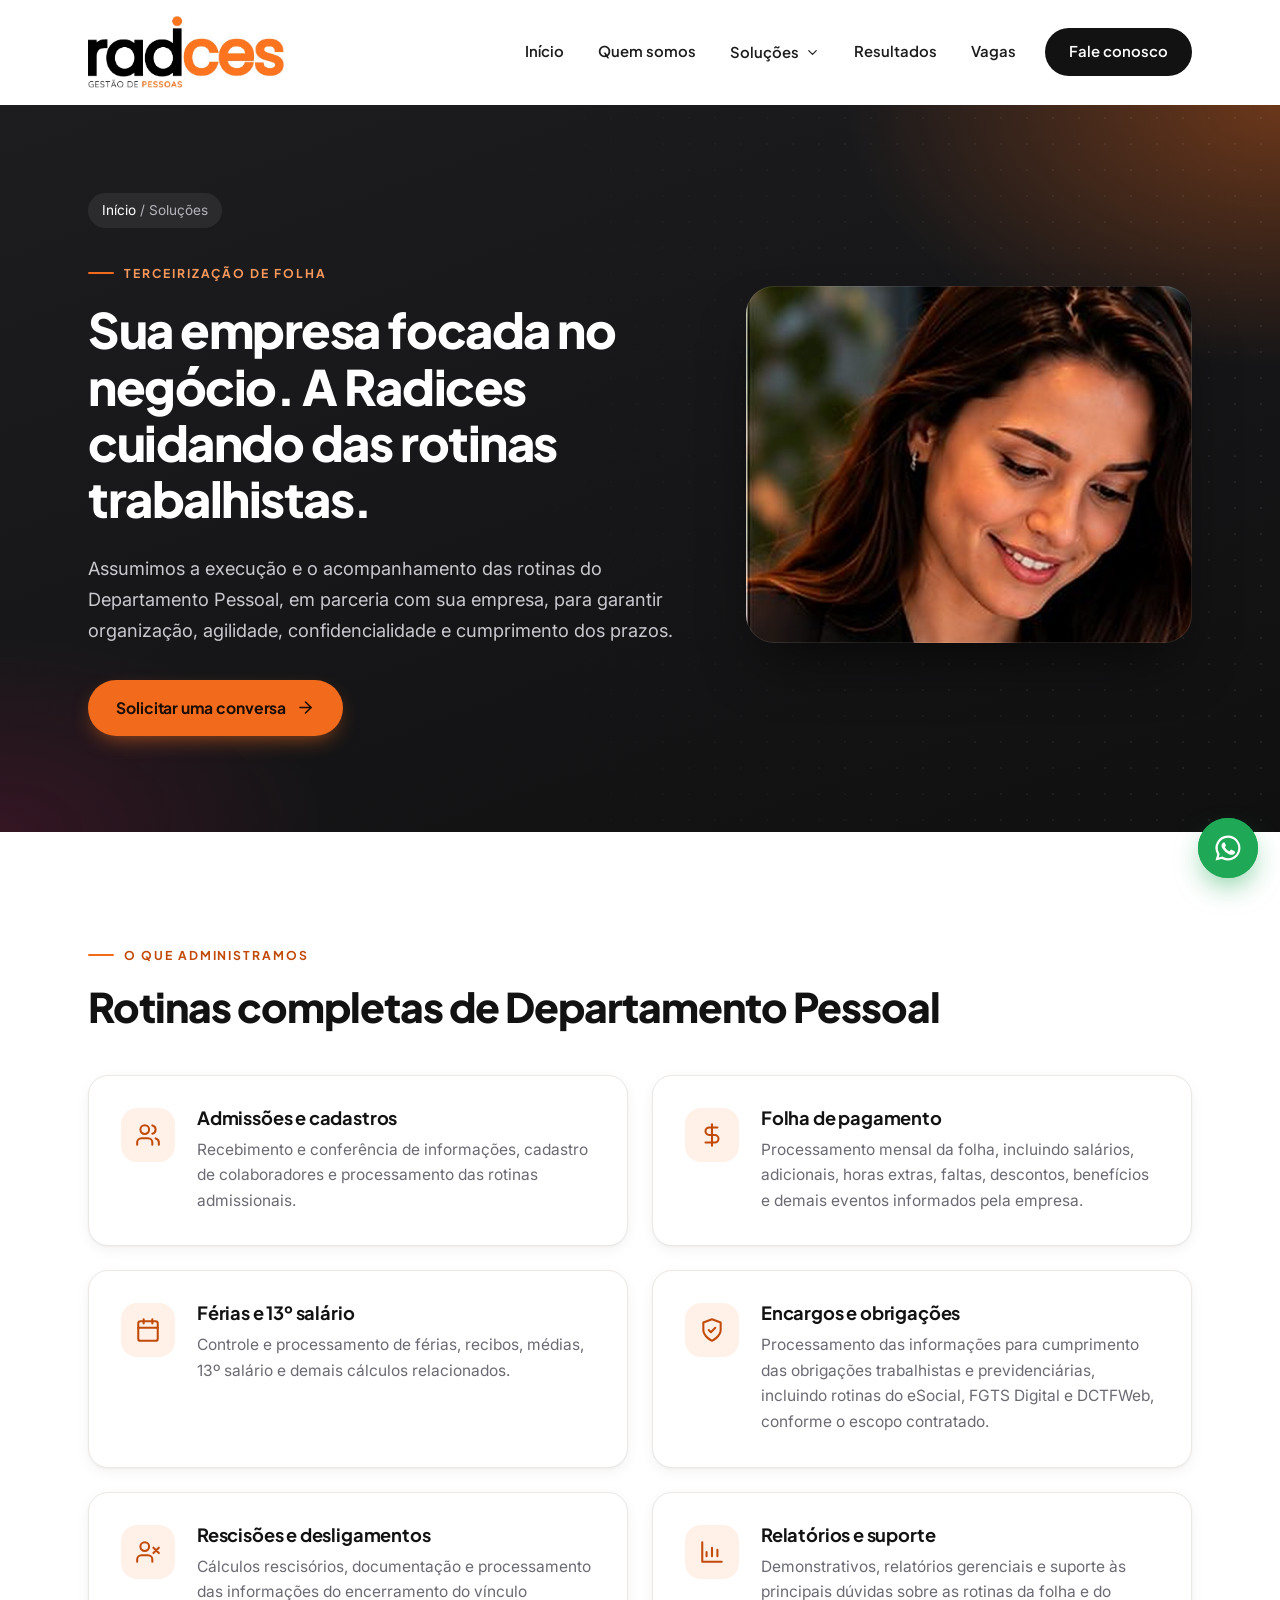
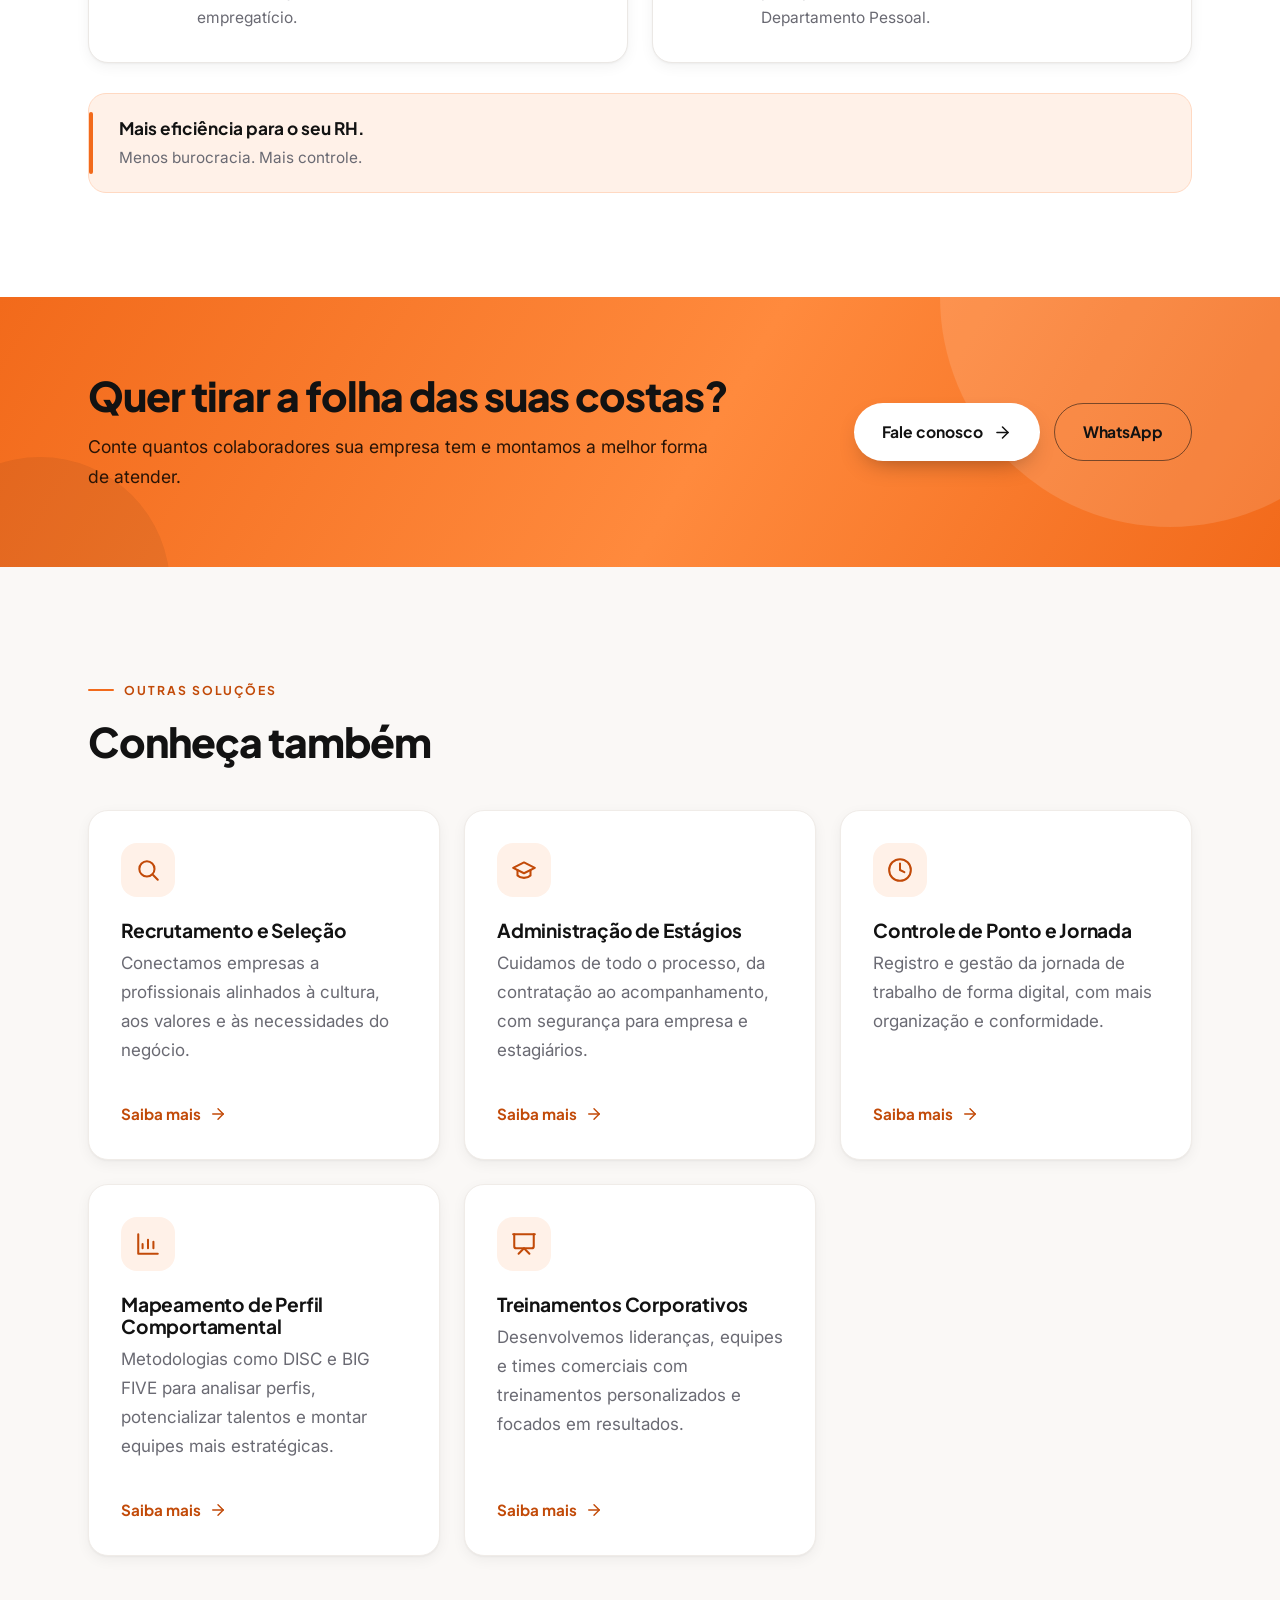
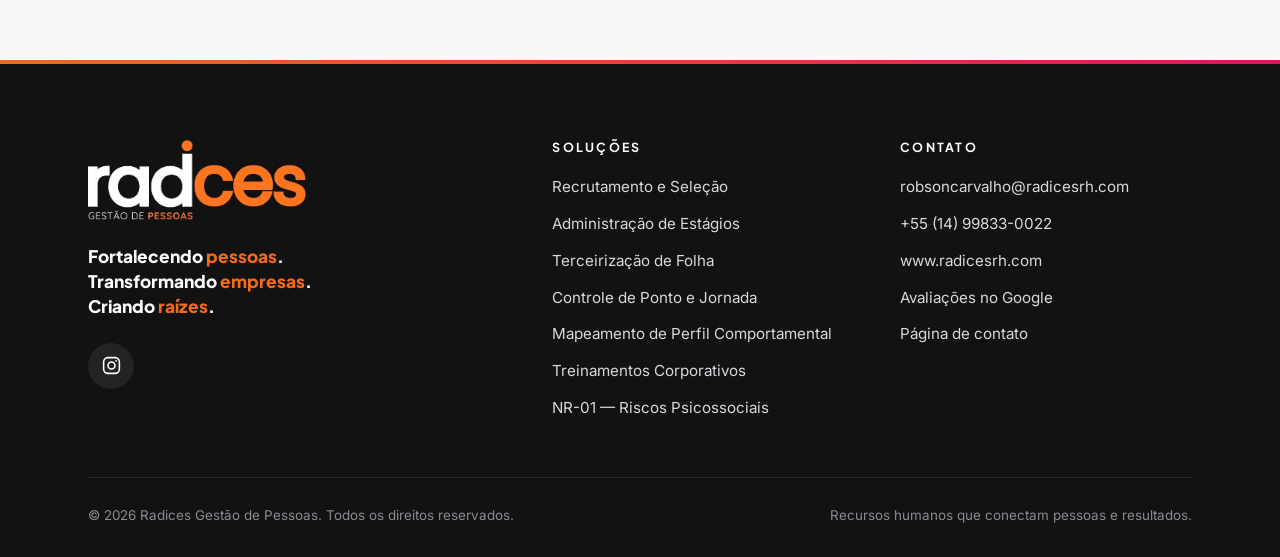
<file: terceirizacao-de-folha.html>
<!doctype html>
<html lang="pt-BR">
<head>
<meta charset="utf-8">
<meta name="viewport" content="width=device-width, initial-scale=1">
<title>Terceirização de Folha | Radices Gestão de Pessoas</title>
<meta name="description" content="A Radices assume a execução e o acompanhamento das rotinas trabalhistas: folha de pagamento, férias, 13º, encargos, eSocial, rescisões e relatórios.">
<meta property="og:title" content="Terceirização de Folha | Radices Gestão de Pessoas">
<meta property="og:description" content="A Radices assume a execução e o acompanhamento das rotinas trabalhistas: folha de pagamento, férias, 13º, encargos, eSocial, rescisões e relatórios.">
<meta property="og:type" content="website">
<meta property="og:site_name" content="Radices Gestão de Pessoas">
<meta property="og:locale" content="pt_BR">
<meta property="og:url" content="https://www.radicesrh.com/terceirizacao-de-folha.html">
<meta property="og:image" content="https://www.radicesrh.com/img/og-radices-logo.jpg">
<meta property="og:image:type" content="image/jpeg">
<meta property="og:image:width" content="1200">
<meta property="og:image:height" content="630">
<meta property="og:image:alt" content="Logo da Radices Gestão de Pessoas">
<meta name="twitter:card" content="summary_large_image">
<meta name="twitter:title" content="Terceirização de Folha | Radices Gestão de Pessoas">
<meta name="twitter:description" content="A Radices assume a execução e o acompanhamento das rotinas trabalhistas: folha de pagamento, férias, 13º, encargos, eSocial, rescisões e relatórios.">
<meta name="twitter:image" content="https://www.radicesrh.com/img/og-radices-logo.jpg">
<link rel="canonical" href="https://www.radicesrh.com/terceirizacao-de-folha.html">
<meta name="theme-color" content="#f26a1b">
<script>document.documentElement.className+=" js"</script>
<link rel="icon" href="img/favicon.png">
<link rel="apple-touch-icon" href="img/apple-touch-icon.png">
<link rel="preconnect" href="https://fonts.googleapis.com">
<link rel="preconnect" href="https://fonts.gstatic.com" crossorigin>
<link href="https://fonts.googleapis.com/css2?family=Inter:wght@400;500;600&family=Plus+Jakarta+Sans:wght@600;700;800&display=swap" rel="stylesheet">
<link rel="stylesheet" href="css/style.css">
</head>
<body>
<a class="skip" href="#conteudo">Pular para o conteúdo</a>
<header class="topo">
  <div class="container">
    <a class="logo" href="index.html" aria-label="Radices Gestão de Pessoas, página inicial"><img src="img/logo-radices.png" alt="Radices Gestão de Pessoas" width="131" height="48"></a>
    <button class="menu-btn" type="button" aria-expanded="false" aria-controls="nav" aria-label="Abrir menu"><svg viewBox="0 0 24 24" fill="none" stroke="currentColor" stroke-width="1.9" stroke-linecap="round" stroke-linejoin="round" aria-hidden="true"><path d="M4 6h16M4 12h16M4 18h16"/></svg></button>
    <nav class="nav" id="nav" aria-label="Principal">
      <ul class="menu">
        <li><a href="index.html">Início</a></li>
        <li><a href="index.html#quem-somos">Quem somos</a></li>
        <li class="tem-sub">
          <button class="sub-toggle" type="button" aria-expanded="false">Soluções <svg viewBox="0 0 24 24" fill="none" stroke="currentColor" stroke-width="1.9" stroke-linecap="round" stroke-linejoin="round" aria-hidden="true"><path d="m6 9 6 6 6-6"/></svg></button>
          <ul class="submenu"><li><a href="recrutamento-e-selecao.html">Recrutamento e Seleção</a></li><li><a href="administracao-de-estagios.html">Administração de Estágios</a></li><li><a href="terceirizacao-de-folha.html" aria-current="page">Terceirização de Folha</a></li><li><a href="controle-de-ponto.html">Controle de Ponto e Jornada</a></li><li><a href="perfil-comportamental.html">Mapeamento de Perfil Comportamental</a></li><li><a href="treinamentos.html">Treinamentos Corporativos</a></li><li><a href="nr-01-riscos-psicossociais.html">NR-01 — Riscos Psicossociais</a></li></ul>
        </li>
        <li><a href="resultados.html">Resultados</a></li>
        <li><a class="link-vagas" href="vagas/">Vagas </a></li>
        <li><a class="cta-menu" href="contato.html">Fale conosco</a></li>
      </ul>
    </nav>
  </div>
</header>
<main id="conteudo">
<section class="pagina-topo">
  <div class="container">
    <div>
      <p class="trilha"><a href="index.html">Início</a> / Soluções</p>
      <span class="sobretitulo">Terceirização de folha</span>
      <h1>Sua empresa focada no negócio. A Radices cuidando das rotinas trabalhistas.</h1>
      <p class="lead">Assumimos a execução e o acompanhamento das rotinas do Departamento Pessoal, em parceria com sua empresa, para garantir organização, agilidade, confidencialidade e cumprimento dos prazos.</p>
      <div class="botoes">
        <a class="btn btn-primario" href="contato.html">Solicitar uma conversa <svg viewBox="0 0 24 24" fill="none" stroke="currentColor" stroke-width="1.9" stroke-linecap="round" stroke-linejoin="round" aria-hidden="true"><path d="M5 12h14"/><path d="m12 5 7 7-7 7"/></svg></a>
      </div>
    </div>
    <div><img src="img/folha.jpg" alt="Profissional analisando documentos em frente ao notebook" loading="eager"></div>
  </div>
</section>
<section class="secao">
  <div class="container">
    <span class="sobretitulo">O que administramos</span>
    <h2>Rotinas completas de Departamento Pessoal</h2>
    <div class="traco"></div>
    <div class="grade g2"><div class="cartao item-icone"><span class="icone"><svg viewBox="0 0 24 24" fill="none" stroke="currentColor" stroke-width="1.9" stroke-linecap="round" stroke-linejoin="round" aria-hidden="true"><path d="M16 21v-2a4 4 0 0 0-4-4H6a4 4 0 0 0-4 4v2"/><circle cx="9" cy="7" r="4"/><path d="M22 21v-2a4 4 0 0 0-3-3.87"/><path d="M16 3.13a4 4 0 0 1 0 7.75"/></svg></span><div><h3>Admissões e cadastros</h3><p>Recebimento e conferência de informações, cadastro de colaboradores e processamento das rotinas admissionais.</p></div></div><div class="cartao item-icone"><span class="icone"><svg viewBox="0 0 24 24" fill="none" stroke="currentColor" stroke-width="1.9" stroke-linecap="round" stroke-linejoin="round" aria-hidden="true"><path d="M12 2v20"/><path d="M17 5H9.5a3.5 3.5 0 0 0 0 7h5a3.5 3.5 0 0 1 0 7H6"/></svg></span><div><h3>Folha de pagamento</h3><p>Processamento mensal da folha, incluindo salários, adicionais, horas extras, faltas, descontos, benefícios e demais eventos informados pela empresa.</p></div></div><div class="cartao item-icone"><span class="icone"><svg viewBox="0 0 24 24" fill="none" stroke="currentColor" stroke-width="1.9" stroke-linecap="round" stroke-linejoin="round" aria-hidden="true"><rect x="3" y="4" width="18" height="18" rx="2"/><path d="M16 2v4M8 2v4M3 10h18"/></svg></span><div><h3>Férias e 13º salário</h3><p>Controle e processamento de férias, recibos, médias, 13º salário e demais cálculos relacionados.</p></div></div><div class="cartao item-icone"><span class="icone"><svg viewBox="0 0 24 24" fill="none" stroke="currentColor" stroke-width="1.9" stroke-linecap="round" stroke-linejoin="round" aria-hidden="true"><path d="M12 22s8-4 8-10V5l-8-3-8 3v7c0 6 8 10 8 10z"/><path d="m9 12 2 2 4-4"/></svg></span><div><h3>Encargos e obrigações</h3><p>Processamento das informações para cumprimento das obrigações trabalhistas e previdenciárias, incluindo rotinas do eSocial, FGTS Digital e DCTFWeb, conforme o escopo contratado.</p></div></div><div class="cartao item-icone"><span class="icone"><svg viewBox="0 0 24 24" fill="none" stroke="currentColor" stroke-width="1.9" stroke-linecap="round" stroke-linejoin="round" aria-hidden="true"><path d="M16 21v-2a4 4 0 0 0-4-4H6a4 4 0 0 0-4 4v2"/><circle cx="9" cy="7" r="4"/><path d="m17 8 5 5M22 8l-5 5"/></svg></span><div><h3>Rescisões e desligamentos</h3><p>Cálculos rescisórios, documentação e processamento das informações do encerramento do vínculo empregatício.</p></div></div><div class="cartao item-icone"><span class="icone"><svg viewBox="0 0 24 24" fill="none" stroke="currentColor" stroke-width="1.9" stroke-linecap="round" stroke-linejoin="round" aria-hidden="true"><path d="M3 3v18h18"/><path d="M7 16v-4M12 16V8M17 16v-6"/></svg></span><div><h3>Relatórios e suporte</h3><p>Demonstrativos, relatórios gerenciais e suporte às principais dúvidas sobre as rotinas da folha e do Departamento Pessoal.</p></div></div></div>
    <div class="destaque">Mais eficiência para o seu RH.<small>Menos burocracia. Mais controle.</small></div>
  </div>
</section>
<section class="faixa">
  <div class="container">
    <div>
      <h2>Quer tirar a folha das suas costas?</h2>
      <p>Conte quantos colaboradores sua empresa tem e montamos a melhor forma de atender.</p>
    </div>
    <div class="botoes" style="margin-top:0">
      <a class="btn btn-claro" href="contato.html">Fale conosco <svg viewBox="0 0 24 24" fill="none" stroke="currentColor" stroke-width="1.9" stroke-linecap="round" stroke-linejoin="round" aria-hidden="true"><path d="M5 12h14"/><path d="m12 5 7 7-7 7"/></svg></a>
      <a class="btn btn-contorno" href="https://wa.me/5514998330022?text=Ol%C3%A1%21%20Vim%20pelo%20site%20da%20Radices%20e%20gostaria%20de%20falar%20sobre%20terceiriza%C3%A7%C3%A3o%20de%20folha." target="_blank" rel="noopener">WhatsApp</a>
    </div>
  </div>
</section><section class="secao suave">
  <div class="container">
    <span class="sobretitulo">Outras soluções</span>
    <h2>Conheça também</h2>
    <div class="traco"></div>
    <div class="grade g3"><a class="cartao servico-card" href="recrutamento-e-selecao.html"><span class="icone claro"><svg viewBox="0 0 24 24" fill="none" stroke="currentColor" stroke-width="1.9" stroke-linecap="round" stroke-linejoin="round" aria-hidden="true"><circle cx="11" cy="11" r="7"/><path d="m21 21-4.3-4.3"/></svg></span><h3>Recrutamento e Seleção</h3><p>Conectamos empresas a profissionais alinhados à cultura, aos valores e às necessidades do negócio.</p><span class="saiba">Saiba mais <svg viewBox="0 0 24 24" fill="none" stroke="currentColor" stroke-width="1.9" stroke-linecap="round" stroke-linejoin="round" aria-hidden="true"><path d="M5 12h14"/><path d="m12 5 7 7-7 7"/></svg></span></a><a class="cartao servico-card" href="administracao-de-estagios.html"><span class="icone claro"><svg viewBox="0 0 24 24" fill="none" stroke="currentColor" stroke-width="1.9" stroke-linecap="round" stroke-linejoin="round" aria-hidden="true"><path d="M22 10 12 5 2 10l10 5 10-5z"/><path d="M6 12v5c3 3 9 3 12 0v-5"/></svg></span><h3>Administração de Estágios</h3><p>Cuidamos de todo o processo, da contratação ao acompanhamento, com segurança para empresa e estagiários.</p><span class="saiba">Saiba mais <svg viewBox="0 0 24 24" fill="none" stroke="currentColor" stroke-width="1.9" stroke-linecap="round" stroke-linejoin="round" aria-hidden="true"><path d="M5 12h14"/><path d="m12 5 7 7-7 7"/></svg></span></a><a class="cartao servico-card" href="controle-de-ponto.html"><span class="icone claro"><svg viewBox="0 0 24 24" fill="none" stroke="currentColor" stroke-width="1.9" stroke-linecap="round" stroke-linejoin="round" aria-hidden="true"><circle cx="12" cy="12" r="10"/><path d="M12 6v6l4 2"/></svg></span><h3>Controle de Ponto e Jornada</h3><p>Registro e gestão da jornada de trabalho de forma digital, com mais organização e conformidade.</p><span class="saiba">Saiba mais <svg viewBox="0 0 24 24" fill="none" stroke="currentColor" stroke-width="1.9" stroke-linecap="round" stroke-linejoin="round" aria-hidden="true"><path d="M5 12h14"/><path d="m12 5 7 7-7 7"/></svg></span></a><a class="cartao servico-card" href="perfil-comportamental.html"><span class="icone claro"><svg viewBox="0 0 24 24" fill="none" stroke="currentColor" stroke-width="1.9" stroke-linecap="round" stroke-linejoin="round" aria-hidden="true"><path d="M3 3v18h18"/><path d="M7 16v-4M12 16V8M17 16v-6"/></svg></span><h3>Mapeamento de Perfil Comportamental</h3><p>Metodologias como DISC e BIG FIVE para analisar perfis, potencializar talentos e montar equipes mais estratégicas.</p><span class="saiba">Saiba mais <svg viewBox="0 0 24 24" fill="none" stroke="currentColor" stroke-width="1.9" stroke-linecap="round" stroke-linejoin="round" aria-hidden="true"><path d="M5 12h14"/><path d="m12 5 7 7-7 7"/></svg></span></a><a class="cartao servico-card" href="treinamentos.html"><span class="icone claro"><svg viewBox="0 0 24 24" fill="none" stroke="currentColor" stroke-width="1.9" stroke-linecap="round" stroke-linejoin="round" aria-hidden="true"><path d="M2 3h20"/><path d="M21 3v11a2 2 0 0 1-2 2H5a2 2 0 0 1-2-2V3"/><path d="m7 21 5-5 5 5"/></svg></span><h3>Treinamentos Corporativos</h3><p>Desenvolvemos lideranças, equipes e times comerciais com treinamentos personalizados e focados em resultados.</p><span class="saiba">Saiba mais <svg viewBox="0 0 24 24" fill="none" stroke="currentColor" stroke-width="1.9" stroke-linecap="round" stroke-linejoin="round" aria-hidden="true"><path d="M5 12h14"/><path d="m12 5 7 7-7 7"/></svg></span></a></div>
  </div>
</section>
</main>
<footer class="rodape">
  <div class="container">
    <div class="cols">
      <div>
        <img src="img/logo-radices-branco.png" alt="Radices Gestão de Pessoas" width="141" height="52">
        <p class="slogan">Fortalecendo <span>pessoas</span>.<br>Transformando <span>empresas</span>.<br>Criando <span>raízes</span>.</p>
        <div class="redes" aria-label="Redes sociais">
          <a class="rede" href="https://www.instagram.com/radices.rh/" target="_blank" rel="noopener" aria-label="Instagram da Radices"><svg viewBox="0 0 24 24" fill="none" stroke="currentColor" stroke-width="1.8" stroke-linecap="round" stroke-linejoin="round" aria-hidden="true"><rect x="3" y="3" width="18" height="18" rx="5"/><circle cx="12" cy="12" r="4"/><circle cx="17.3" cy="6.7" r="1" fill="currentColor" stroke="none"/></svg></a>
        </div>
      </div>
      <div>
        <h4>Soluções</h4>
        <ul><li><a href="recrutamento-e-selecao.html">Recrutamento e Seleção</a></li><li><a href="administracao-de-estagios.html">Administração de Estágios</a></li><li><a href="terceirizacao-de-folha.html">Terceirização de Folha</a></li><li><a href="controle-de-ponto.html">Controle de Ponto e Jornada</a></li><li><a href="perfil-comportamental.html">Mapeamento de Perfil Comportamental</a></li><li><a href="treinamentos.html">Treinamentos Corporativos</a></li><li><a href="nr-01-riscos-psicossociais.html">NR-01 — Riscos Psicossociais</a></li></ul>
      </div>
      <div>
        <h4>Contato</h4>
        <ul>
          <li><a href="mailto:robsoncarvalho@radicesrh.com">robsoncarvalho@radicesrh.com</a></li>
          <li><a href="https://wa.me/5514998330022?text=Ol%C3%A1%21%20Vim%20pelo%20site%20da%20Radices%20e%20gostaria%20de%20conversar%20sobre%20os%20servi%C3%A7os." target="_blank" rel="noopener">+55 (14) 99833-0022</a></li>
          <li><a href="https://www.radicesrh.com">www.radicesrh.com</a></li>
          <li><a href="https://share.google/daaWmMgQKPGtYWg7B" target="_blank" rel="noopener">Avaliações no Google</a></li><li><a href="contato.html">Página de contato</a></li>
        </ul>
      </div>
    </div>
    <div class="base">
      <span>© <span data-ano>2026</span> Radices Gestão de Pessoas. Todos os direitos reservados.</span>
      <span>Recursos humanos que conectam pessoas e resultados.</span>
    </div>
  </div>
</footer>
<a class="whats" href="https://wa.me/5514998330022?text=Ol%C3%A1%21%20Vim%20pelo%20site%20da%20Radices%20e%20gostaria%20de%20conversar%20sobre%20os%20servi%C3%A7os." target="_blank" rel="noopener" aria-label="Conversar pelo WhatsApp"><svg viewBox="0 0 24 24" fill="currentColor" aria-hidden="true"><path d="M12 2a10 10 0 0 0-8.6 15.1L2 22l5-1.3A10 10 0 1 0 12 2zm0 18.2a8.2 8.2 0 0 1-4.2-1.2l-.3-.2-3 .8.8-2.9-.2-.3A8.2 8.2 0 1 1 12 20.2zm4.5-6.1c-.2-.1-1.5-.7-1.7-.8s-.4-.1-.6.1-.7.8-.8 1-.3.2-.5.1a6.7 6.7 0 0 1-3.3-2.9c-.3-.4.2-.4.7-1.4.1-.2 0-.3 0-.4l-.8-1.8c-.2-.5-.4-.4-.6-.4h-.5a1 1 0 0 0-.7.3 3 3 0 0 0-.9 2.2 5.2 5.2 0 0 0 1.1 2.7 11.9 11.9 0 0 0 4.5 4c1.7.7 2.4.8 3.2.6a2.8 2.8 0 0 0 1.8-1.3 2.3 2.3 0 0 0 .2-1.3c-.1-.1-.3-.2-.5-.3z"/></svg></a>
<script src="js/main.js"></script>
</body>
</html>
</file>
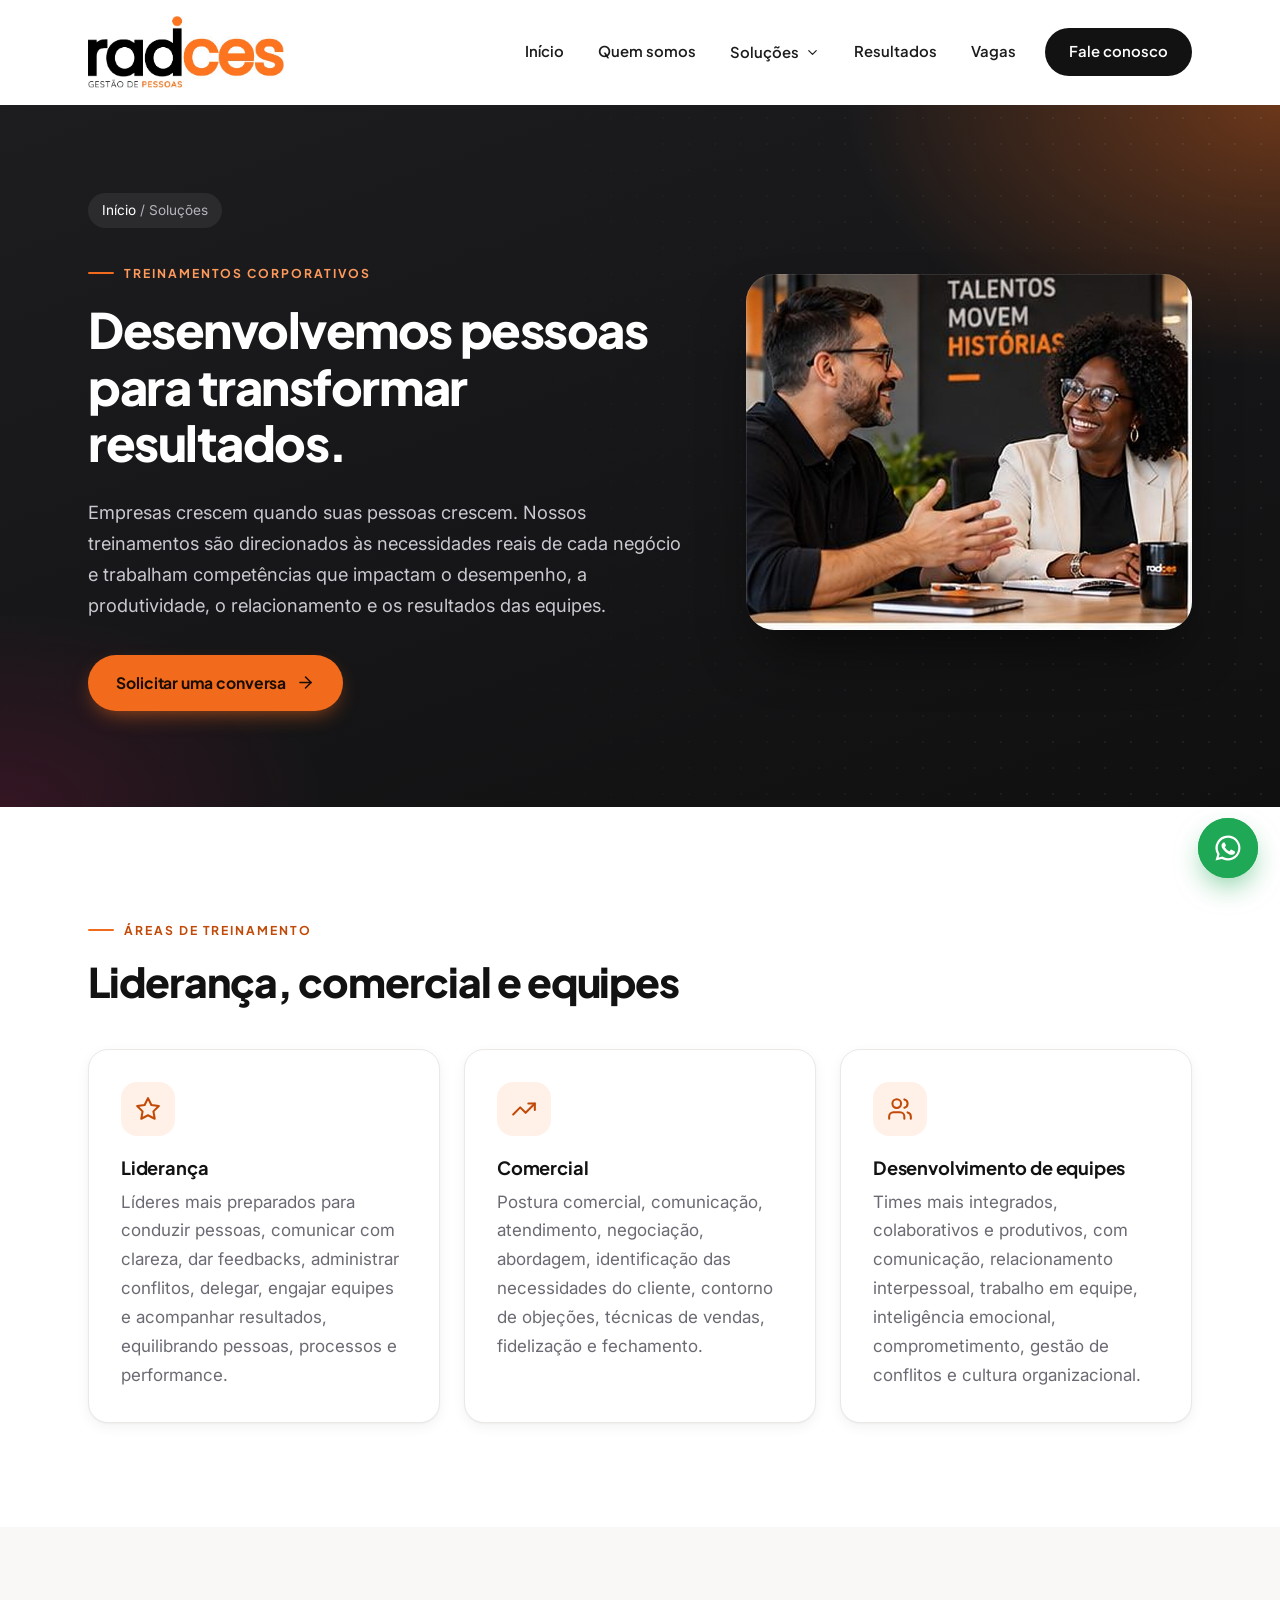
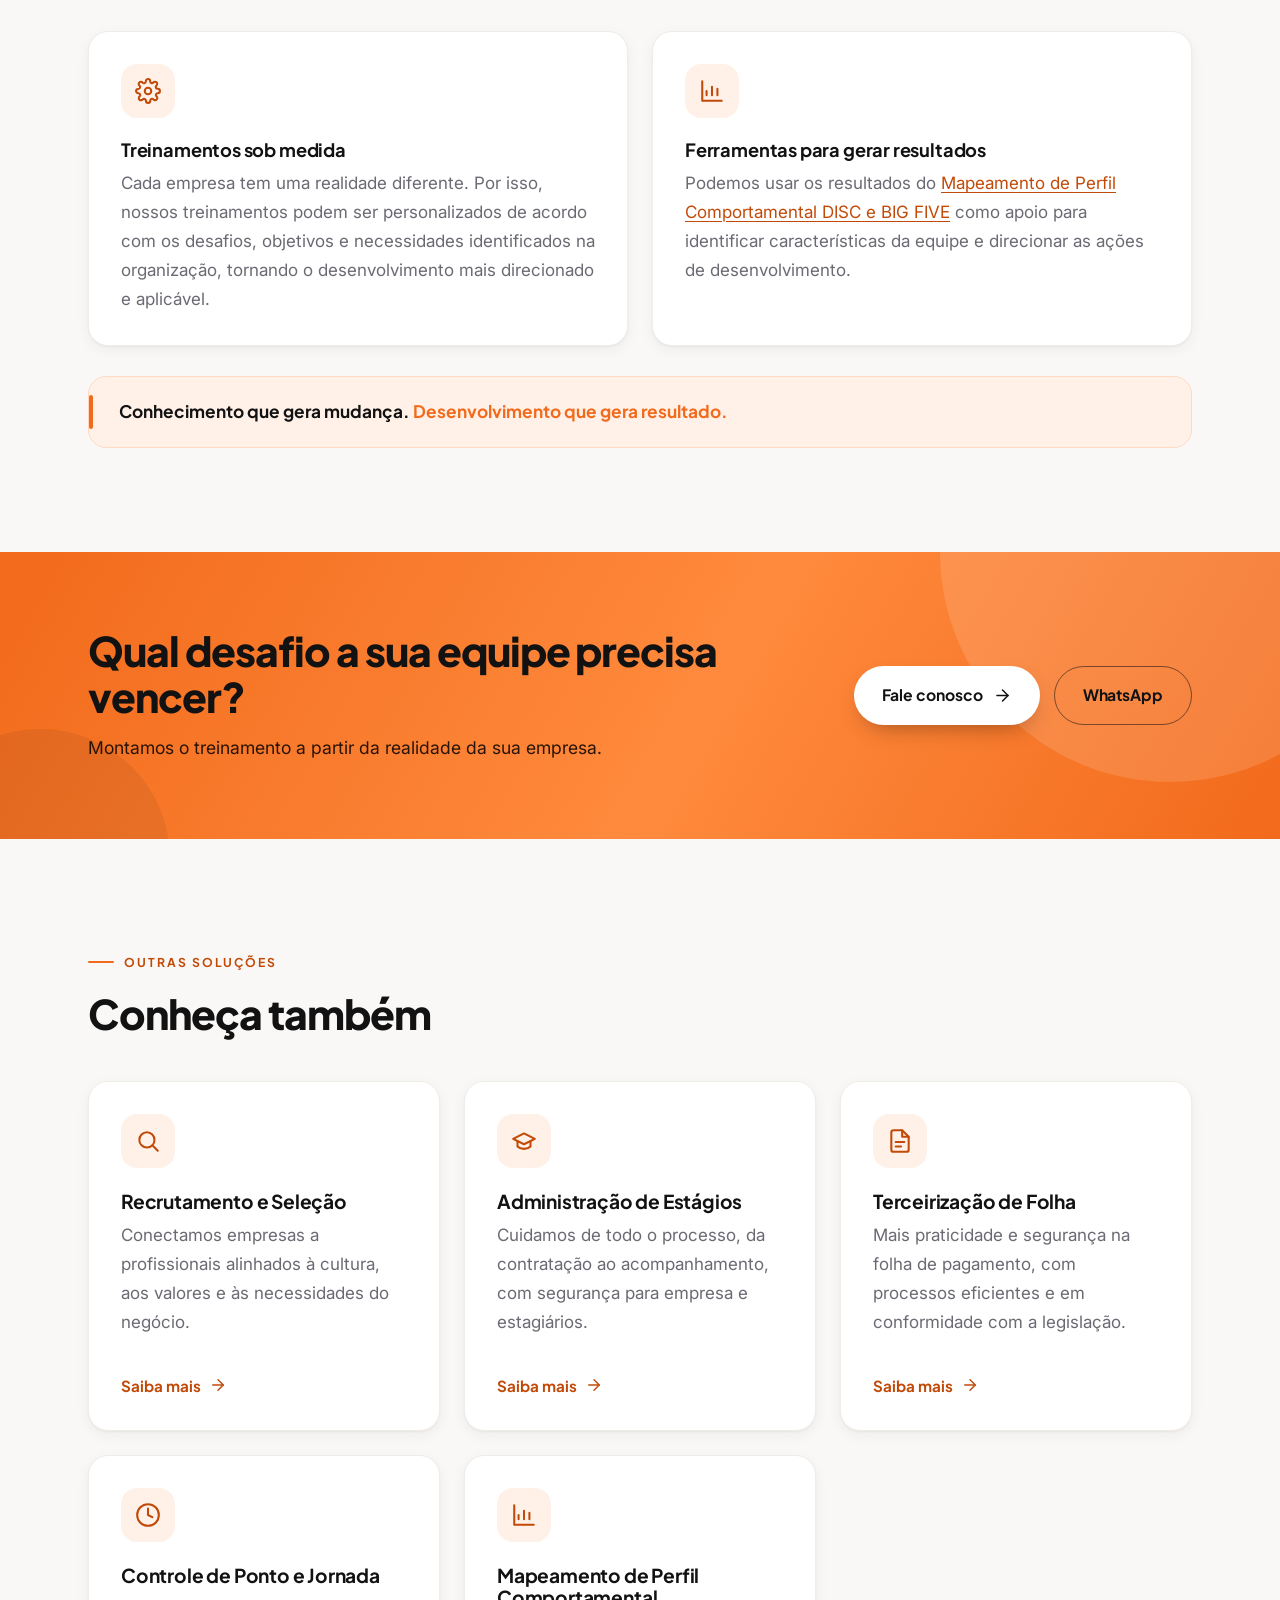
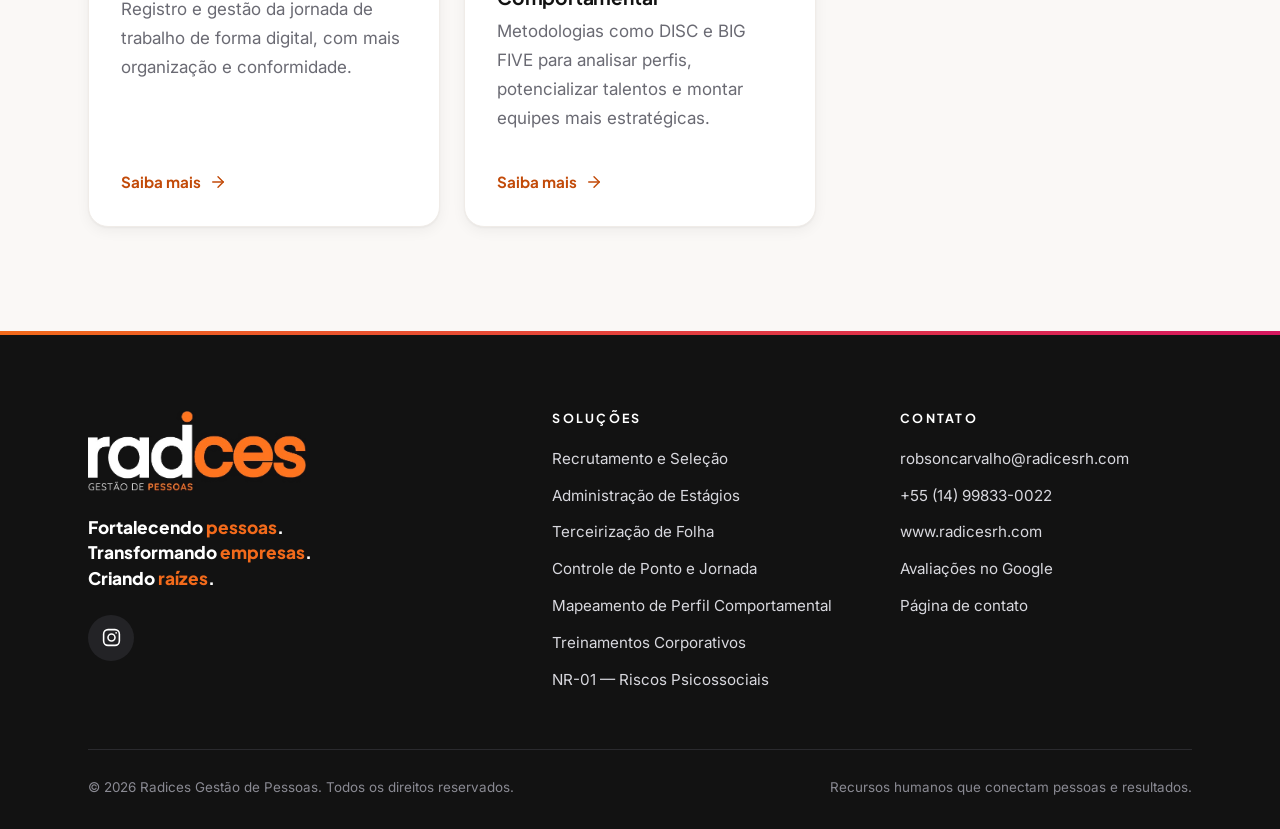
<file: treinamentos.html>
<!doctype html>
<html lang="pt-BR">
<head>
<meta charset="utf-8">
<meta name="viewport" content="width=device-width, initial-scale=1">
<title>Treinamentos Corporativos | Radices Gestão de Pessoas</title>
<meta name="description" content="Treinamentos corporativos de liderança, comercial e desenvolvimento de equipes, sob medida para os desafios de cada empresa.">
<meta property="og:title" content="Treinamentos Corporativos | Radices Gestão de Pessoas">
<meta property="og:description" content="Treinamentos corporativos de liderança, comercial e desenvolvimento de equipes, sob medida para os desafios de cada empresa.">
<meta property="og:type" content="website">
<meta property="og:site_name" content="Radices Gestão de Pessoas">
<meta property="og:locale" content="pt_BR">
<meta property="og:url" content="https://www.radicesrh.com/treinamentos.html">
<meta property="og:image" content="https://www.radicesrh.com/img/og-radices-logo.jpg">
<meta property="og:image:type" content="image/jpeg">
<meta property="og:image:width" content="1200">
<meta property="og:image:height" content="630">
<meta property="og:image:alt" content="Logo da Radices Gestão de Pessoas">
<meta name="twitter:card" content="summary_large_image">
<meta name="twitter:title" content="Treinamentos Corporativos | Radices Gestão de Pessoas">
<meta name="twitter:description" content="Treinamentos corporativos de liderança, comercial e desenvolvimento de equipes, sob medida para os desafios de cada empresa.">
<meta name="twitter:image" content="https://www.radicesrh.com/img/og-radices-logo.jpg">
<link rel="canonical" href="https://www.radicesrh.com/treinamentos.html">
<meta name="theme-color" content="#f26a1b">
<script>document.documentElement.className+=" js"</script>
<link rel="icon" href="img/favicon.png">
<link rel="apple-touch-icon" href="img/apple-touch-icon.png">
<link rel="preconnect" href="https://fonts.googleapis.com">
<link rel="preconnect" href="https://fonts.gstatic.com" crossorigin>
<link href="https://fonts.googleapis.com/css2?family=Inter:wght@400;500;600&family=Plus+Jakarta+Sans:wght@600;700;800&display=swap" rel="stylesheet">
<link rel="stylesheet" href="css/style.css">
</head>
<body>
<a class="skip" href="#conteudo">Pular para o conteúdo</a>
<header class="topo">
  <div class="container">
    <a class="logo" href="index.html" aria-label="Radices Gestão de Pessoas, página inicial"><img src="img/logo-radices.png" alt="Radices Gestão de Pessoas" width="131" height="48"></a>
    <button class="menu-btn" type="button" aria-expanded="false" aria-controls="nav" aria-label="Abrir menu"><svg viewBox="0 0 24 24" fill="none" stroke="currentColor" stroke-width="1.9" stroke-linecap="round" stroke-linejoin="round" aria-hidden="true"><path d="M4 6h16M4 12h16M4 18h16"/></svg></button>
    <nav class="nav" id="nav" aria-label="Principal">
      <ul class="menu">
        <li><a href="index.html">Início</a></li>
        <li><a href="index.html#quem-somos">Quem somos</a></li>
        <li class="tem-sub">
          <button class="sub-toggle" type="button" aria-expanded="false">Soluções <svg viewBox="0 0 24 24" fill="none" stroke="currentColor" stroke-width="1.9" stroke-linecap="round" stroke-linejoin="round" aria-hidden="true"><path d="m6 9 6 6 6-6"/></svg></button>
          <ul class="submenu"><li><a href="recrutamento-e-selecao.html">Recrutamento e Seleção</a></li><li><a href="administracao-de-estagios.html">Administração de Estágios</a></li><li><a href="terceirizacao-de-folha.html">Terceirização de Folha</a></li><li><a href="controle-de-ponto.html">Controle de Ponto e Jornada</a></li><li><a href="perfil-comportamental.html">Mapeamento de Perfil Comportamental</a></li><li><a href="treinamentos.html" aria-current="page">Treinamentos Corporativos</a></li><li><a href="nr-01-riscos-psicossociais.html">NR-01 — Riscos Psicossociais</a></li></ul>
        </li>
        <li><a href="resultados.html">Resultados</a></li>
        <li><a class="link-vagas" href="vagas/">Vagas </a></li>
        <li><a class="cta-menu" href="contato.html">Fale conosco</a></li>
      </ul>
    </nav>
  </div>
</header>
<main id="conteudo">
<section class="pagina-topo">
  <div class="container">
    <div>
      <p class="trilha"><a href="index.html">Início</a> / Soluções</p>
      <span class="sobretitulo">Treinamentos corporativos</span>
      <h1>Desenvolvemos pessoas para transformar resultados.</h1>
      <p class="lead">Empresas crescem quando suas pessoas crescem. Nossos treinamentos são direcionados às necessidades reais de cada negócio e trabalham competências que impactam o desempenho, a produtividade, o relacionamento e os resultados das equipes.</p>
      <div class="botoes">
        <a class="btn btn-primario" href="contato.html">Solicitar uma conversa <svg viewBox="0 0 24 24" fill="none" stroke="currentColor" stroke-width="1.9" stroke-linecap="round" stroke-linejoin="round" aria-hidden="true"><path d="M5 12h14"/><path d="m12 5 7 7-7 7"/></svg></a>
      </div>
    </div>
    <div><img src="img/treinamento.jpg" alt="Duas pessoas conversando em reunião de desenvolvimento" loading="eager"></div>
  </div>
</section>
<section class="secao">
  <div class="container">
    <span class="sobretitulo">Áreas de treinamento</span>
    <h2>Liderança, comercial e equipes</h2>
    <div class="traco"></div>
    <div class="grade g3"><div class="cartao"><span class="icone"><svg viewBox="0 0 24 24" fill="none" stroke="currentColor" stroke-width="1.9" stroke-linecap="round" stroke-linejoin="round" aria-hidden="true"><path d="m12 2 3.1 6.3 6.9 1-5 4.9 1.2 6.8L12 17.8 5.8 21l1.2-6.8-5-4.9 6.9-1z"/></svg></span><h3>Liderança</h3><p>Líderes mais preparados para conduzir pessoas, comunicar com clareza, dar feedbacks, administrar conflitos, delegar, engajar equipes e acompanhar resultados, equilibrando pessoas, processos e performance.</p></div><div class="cartao"><span class="icone"><svg viewBox="0 0 24 24" fill="none" stroke="currentColor" stroke-width="1.9" stroke-linecap="round" stroke-linejoin="round" aria-hidden="true"><path d="m22 7-8.5 8.5-5-5L2 17"/><path d="M16 7h6v6"/></svg></span><h3>Comercial</h3><p>Postura comercial, comunicação, atendimento, negociação, abordagem, identificação das necessidades do cliente, contorno de objeções, técnicas de vendas, fidelização e fechamento.</p></div><div class="cartao"><span class="icone"><svg viewBox="0 0 24 24" fill="none" stroke="currentColor" stroke-width="1.9" stroke-linecap="round" stroke-linejoin="round" aria-hidden="true"><path d="M16 21v-2a4 4 0 0 0-4-4H6a4 4 0 0 0-4 4v2"/><circle cx="9" cy="7" r="4"/><path d="M22 21v-2a4 4 0 0 0-3-3.87"/><path d="M16 3.13a4 4 0 0 1 0 7.75"/></svg></span><h3>Desenvolvimento de equipes</h3><p>Times mais integrados, colaborativos e produtivos, com comunicação, relacionamento interpessoal, trabalho em equipe, inteligência emocional, comprometimento, gestão de conflitos e cultura organizacional.</p></div></div>
  </div>
</section>

<section class="secao suave">
  <div class="container grade g2">
    <div class="cartao"><span class="icone claro"><svg viewBox="0 0 24 24" fill="none" stroke="currentColor" stroke-width="1.9" stroke-linecap="round" stroke-linejoin="round" aria-hidden="true"><circle cx="12" cy="12" r="3"/><path d="M19.4 15a1.7 1.7 0 0 0 .3 1.8l.1.1a2 2 0 1 1-2.8 2.8l-.1-.1a1.7 1.7 0 0 0-1.8-.3 1.7 1.7 0 0 0-1 1.5V21a2 2 0 1 1-4 0v-.1a1.7 1.7 0 0 0-1.1-1.5 1.7 1.7 0 0 0-1.8.3l-.1.1a2 2 0 1 1-2.8-2.8l.1-.1a1.7 1.7 0 0 0 .3-1.8 1.7 1.7 0 0 0-1.5-1H3a2 2 0 1 1 0-4h.1a1.7 1.7 0 0 0 1.5-1.1 1.7 1.7 0 0 0-.3-1.8l-.1-.1a2 2 0 1 1 2.8-2.8l.1.1a1.7 1.7 0 0 0 1.8.3H9a1.7 1.7 0 0 0 1-1.5V3a2 2 0 1 1 4 0v.1a1.7 1.7 0 0 0 1 1.5 1.7 1.7 0 0 0 1.8-.3l.1-.1a2 2 0 1 1 2.8 2.8l-.1.1a1.7 1.7 0 0 0-.3 1.8V9a1.7 1.7 0 0 0 1.5 1H21a2 2 0 1 1 0 4h-.1a1.7 1.7 0 0 0-1.5 1z"/></svg></span><h3>Treinamentos sob medida</h3><p>Cada empresa tem uma realidade diferente. Por isso, nossos treinamentos podem ser personalizados de acordo com os desafios, objetivos e necessidades identificados na organização, tornando o desenvolvimento mais direcionado e aplicável.</p></div>
    <div class="cartao"><span class="icone claro"><svg viewBox="0 0 24 24" fill="none" stroke="currentColor" stroke-width="1.9" stroke-linecap="round" stroke-linejoin="round" aria-hidden="true"><path d="M3 3v18h18"/><path d="M7 16v-4M12 16V8M17 16v-6"/></svg></span><h3>Ferramentas para gerar resultados</h3><p>Podemos usar os resultados do <a href="perfil-comportamental.html">Mapeamento de Perfil Comportamental DISC e BIG FIVE</a> como apoio para identificar características da equipe e direcionar as ações de desenvolvimento.</p></div>
  </div>
  <div class="container"><div class="destaque">Conhecimento que gera mudança. <span class="laranja">Desenvolvimento que gera resultado.</span></div></div>
</section>
<section class="faixa">
  <div class="container">
    <div>
      <h2>Qual desafio a sua equipe precisa vencer?</h2>
      <p>Montamos o treinamento a partir da realidade da sua empresa.</p>
    </div>
    <div class="botoes" style="margin-top:0">
      <a class="btn btn-claro" href="contato.html">Fale conosco <svg viewBox="0 0 24 24" fill="none" stroke="currentColor" stroke-width="1.9" stroke-linecap="round" stroke-linejoin="round" aria-hidden="true"><path d="M5 12h14"/><path d="m12 5 7 7-7 7"/></svg></a>
      <a class="btn btn-contorno" href="https://wa.me/5514998330022?text=Ol%C3%A1%21%20Vim%20pelo%20site%20da%20Radices%20e%20gostaria%20de%20falar%20sobre%20treinamentos%20corporativos." target="_blank" rel="noopener">WhatsApp</a>
    </div>
  </div>
</section><section class="secao suave">
  <div class="container">
    <span class="sobretitulo">Outras soluções</span>
    <h2>Conheça também</h2>
    <div class="traco"></div>
    <div class="grade g3"><a class="cartao servico-card" href="recrutamento-e-selecao.html"><span class="icone claro"><svg viewBox="0 0 24 24" fill="none" stroke="currentColor" stroke-width="1.9" stroke-linecap="round" stroke-linejoin="round" aria-hidden="true"><circle cx="11" cy="11" r="7"/><path d="m21 21-4.3-4.3"/></svg></span><h3>Recrutamento e Seleção</h3><p>Conectamos empresas a profissionais alinhados à cultura, aos valores e às necessidades do negócio.</p><span class="saiba">Saiba mais <svg viewBox="0 0 24 24" fill="none" stroke="currentColor" stroke-width="1.9" stroke-linecap="round" stroke-linejoin="round" aria-hidden="true"><path d="M5 12h14"/><path d="m12 5 7 7-7 7"/></svg></span></a><a class="cartao servico-card" href="administracao-de-estagios.html"><span class="icone claro"><svg viewBox="0 0 24 24" fill="none" stroke="currentColor" stroke-width="1.9" stroke-linecap="round" stroke-linejoin="round" aria-hidden="true"><path d="M22 10 12 5 2 10l10 5 10-5z"/><path d="M6 12v5c3 3 9 3 12 0v-5"/></svg></span><h3>Administração de Estágios</h3><p>Cuidamos de todo o processo, da contratação ao acompanhamento, com segurança para empresa e estagiários.</p><span class="saiba">Saiba mais <svg viewBox="0 0 24 24" fill="none" stroke="currentColor" stroke-width="1.9" stroke-linecap="round" stroke-linejoin="round" aria-hidden="true"><path d="M5 12h14"/><path d="m12 5 7 7-7 7"/></svg></span></a><a class="cartao servico-card" href="terceirizacao-de-folha.html"><span class="icone claro"><svg viewBox="0 0 24 24" fill="none" stroke="currentColor" stroke-width="1.9" stroke-linecap="round" stroke-linejoin="round" aria-hidden="true"><path d="M14 2H6a2 2 0 0 0-2 2v16a2 2 0 0 0 2 2h12a2 2 0 0 0 2-2V8z"/><path d="M14 2v6h6"/><path d="M8 13h8M8 17h5"/></svg></span><h3>Terceirização de Folha</h3><p>Mais praticidade e segurança na folha de pagamento, com processos eficientes e em conformidade com a legislação.</p><span class="saiba">Saiba mais <svg viewBox="0 0 24 24" fill="none" stroke="currentColor" stroke-width="1.9" stroke-linecap="round" stroke-linejoin="round" aria-hidden="true"><path d="M5 12h14"/><path d="m12 5 7 7-7 7"/></svg></span></a><a class="cartao servico-card" href="controle-de-ponto.html"><span class="icone claro"><svg viewBox="0 0 24 24" fill="none" stroke="currentColor" stroke-width="1.9" stroke-linecap="round" stroke-linejoin="round" aria-hidden="true"><circle cx="12" cy="12" r="10"/><path d="M12 6v6l4 2"/></svg></span><h3>Controle de Ponto e Jornada</h3><p>Registro e gestão da jornada de trabalho de forma digital, com mais organização e conformidade.</p><span class="saiba">Saiba mais <svg viewBox="0 0 24 24" fill="none" stroke="currentColor" stroke-width="1.9" stroke-linecap="round" stroke-linejoin="round" aria-hidden="true"><path d="M5 12h14"/><path d="m12 5 7 7-7 7"/></svg></span></a><a class="cartao servico-card" href="perfil-comportamental.html"><span class="icone claro"><svg viewBox="0 0 24 24" fill="none" stroke="currentColor" stroke-width="1.9" stroke-linecap="round" stroke-linejoin="round" aria-hidden="true"><path d="M3 3v18h18"/><path d="M7 16v-4M12 16V8M17 16v-6"/></svg></span><h3>Mapeamento de Perfil Comportamental</h3><p>Metodologias como DISC e BIG FIVE para analisar perfis, potencializar talentos e montar equipes mais estratégicas.</p><span class="saiba">Saiba mais <svg viewBox="0 0 24 24" fill="none" stroke="currentColor" stroke-width="1.9" stroke-linecap="round" stroke-linejoin="round" aria-hidden="true"><path d="M5 12h14"/><path d="m12 5 7 7-7 7"/></svg></span></a></div>
  </div>
</section>
</main>
<footer class="rodape">
  <div class="container">
    <div class="cols">
      <div>
        <img src="img/logo-radices-branco.png" alt="Radices Gestão de Pessoas" width="141" height="52">
        <p class="slogan">Fortalecendo <span>pessoas</span>.<br>Transformando <span>empresas</span>.<br>Criando <span>raízes</span>.</p>
        <div class="redes" aria-label="Redes sociais">
          <a class="rede" href="https://www.instagram.com/radices.rh/" target="_blank" rel="noopener" aria-label="Instagram da Radices"><svg viewBox="0 0 24 24" fill="none" stroke="currentColor" stroke-width="1.8" stroke-linecap="round" stroke-linejoin="round" aria-hidden="true"><rect x="3" y="3" width="18" height="18" rx="5"/><circle cx="12" cy="12" r="4"/><circle cx="17.3" cy="6.7" r="1" fill="currentColor" stroke="none"/></svg></a>
        </div>
      </div>
      <div>
        <h4>Soluções</h4>
        <ul><li><a href="recrutamento-e-selecao.html">Recrutamento e Seleção</a></li><li><a href="administracao-de-estagios.html">Administração de Estágios</a></li><li><a href="terceirizacao-de-folha.html">Terceirização de Folha</a></li><li><a href="controle-de-ponto.html">Controle de Ponto e Jornada</a></li><li><a href="perfil-comportamental.html">Mapeamento de Perfil Comportamental</a></li><li><a href="treinamentos.html">Treinamentos Corporativos</a></li><li><a href="nr-01-riscos-psicossociais.html">NR-01 — Riscos Psicossociais</a></li></ul>
      </div>
      <div>
        <h4>Contato</h4>
        <ul>
          <li><a href="mailto:robsoncarvalho@radicesrh.com">robsoncarvalho@radicesrh.com</a></li>
          <li><a href="https://wa.me/5514998330022?text=Ol%C3%A1%21%20Vim%20pelo%20site%20da%20Radices%20e%20gostaria%20de%20conversar%20sobre%20os%20servi%C3%A7os." target="_blank" rel="noopener">+55 (14) 99833-0022</a></li>
          <li><a href="https://www.radicesrh.com">www.radicesrh.com</a></li>
          <li><a href="https://share.google/daaWmMgQKPGtYWg7B" target="_blank" rel="noopener">Avaliações no Google</a></li><li><a href="contato.html">Página de contato</a></li>
        </ul>
      </div>
    </div>
    <div class="base">
      <span>© <span data-ano>2026</span> Radices Gestão de Pessoas. Todos os direitos reservados.</span>
      <span>Recursos humanos que conectam pessoas e resultados.</span>
    </div>
  </div>
</footer>
<a class="whats" href="https://wa.me/5514998330022?text=Ol%C3%A1%21%20Vim%20pelo%20site%20da%20Radices%20e%20gostaria%20de%20conversar%20sobre%20os%20servi%C3%A7os." target="_blank" rel="noopener" aria-label="Conversar pelo WhatsApp"><svg viewBox="0 0 24 24" fill="currentColor" aria-hidden="true"><path d="M12 2a10 10 0 0 0-8.6 15.1L2 22l5-1.3A10 10 0 1 0 12 2zm0 18.2a8.2 8.2 0 0 1-4.2-1.2l-.3-.2-3 .8.8-2.9-.2-.3A8.2 8.2 0 1 1 12 20.2zm4.5-6.1c-.2-.1-1.5-.7-1.7-.8s-.4-.1-.6.1-.7.8-.8 1-.3.2-.5.1a6.7 6.7 0 0 1-3.3-2.9c-.3-.4.2-.4.7-1.4.1-.2 0-.3 0-.4l-.8-1.8c-.2-.5-.4-.4-.6-.4h-.5a1 1 0 0 0-.7.3 3 3 0 0 0-.9 2.2 5.2 5.2 0 0 0 1.1 2.7 11.9 11.9 0 0 0 4.5 4c1.7.7 2.4.8 3.2.6a2.8 2.8 0 0 0 1.8-1.3 2.3 2.3 0 0 0 .2-1.3c-.1-.1-.3-.2-.5-.3z"/></svg></a>
<script src="js/main.js"></script>
</body>
</html>
</file>
<file: css/style.css>
/* ==========================================================
   Radices Gestão de Pessoas — folha de estilos (v2)
   ========================================================== */
:root {
  --laranja: #f26a1b;
  --laranja-escuro: #c24a08;
  --laranja-claro: #fff1e8;
  --laranja-medio: #ffd9c2;
  --rosa: #d6175f;
  --preto: #121212;
  --grafite: #1c1c1e;
  --texto: #34343a;
  --cinza: #6a6a73;
  --linha: #ebe8e5;
  --fundo: #ffffff;
  --fundo-suave: #faf8f6;
  --raio: 20px;
  --raio-g: 32px;
  --sombra-p: 0 1px 2px rgba(18,18,18,.04), 0 4px 14px rgba(18,18,18,.05);
  --sombra: 0 2px 4px rgba(18,18,18,.03), 0 14px 40px rgba(18,18,18,.08);
  --sombra-g: 0 30px 70px -20px rgba(18,18,18,.28);
  --max: 1160px;
  --titulo: "Plus Jakarta Sans", "Segoe UI", system-ui, sans-serif;
  --corpo: "Inter", "Segoe UI", system-ui, sans-serif;
}

*, *::before, *::after { box-sizing: border-box; }
html { scroll-behavior: smooth; scroll-padding-top: 90px; }
body {
  margin: 0; font-family: var(--corpo); font-size: 17px; line-height: 1.7;
  color: var(--texto); background: var(--fundo); -webkit-font-smoothing: antialiased; text-rendering: optimizeLegibility;
}
img { max-width: 100%; height: auto; display: block; }
a { color: var(--laranja-escuro); text-underline-offset: 3px; }
a:hover { color: var(--preto); }
h1, h2, h3, h4 { font-family: var(--titulo); color: var(--preto); line-height: 1.15; margin: 0 0 .55em; }
h1 { font-size: clamp(2.2rem, 4.8vw, 3.7rem); font-weight: 800; letter-spacing: -0.03em; }
h2 { font-size: clamp(1.75rem, 3.2vw, 2.55rem); font-weight: 800; letter-spacing: -0.025em; }
h3 { font-size: 1.14rem; font-weight: 700; letter-spacing: -0.01em; }
p { margin: 0 0 1.05em; }
::selection { background: var(--laranja-medio); color: var(--preto); }
.laranja { color: var(--laranja); }
.container { width: 100%; max-width: var(--max); margin: 0 auto; padding: 0 28px; }
.secao { padding: 104px 0; }
.secao.suave { background: var(--fundo-suave); }

.sobretitulo {
  display: inline-flex; align-items: center; gap: 10px;
  font-family: var(--titulo); font-size: .76rem; font-weight: 700; letter-spacing: .16em; text-transform: uppercase;
  color: var(--laranja-escuro); margin-bottom: 18px;
}
.sobretitulo::before { content: ""; width: 26px; height: 2px; background: var(--laranja); border-radius: 2px; }
.traco { display: none; }
h2 + .traco + p, h2 + p { margin-top: 18px; }
.lead { font-size: 1.14rem; color: var(--cinza); max-width: 700px; line-height: 1.7; }
.skip { position: absolute; left: -999px; top: 8px; background: var(--preto); color: #fff; padding: 10px 16px; border-radius: 8px; z-index: 100; }
.skip:focus { left: 8px; color: #fff; }
.secao > .container > .lead { margin-bottom: 48px; }
.secao > .container > h2 + .traco + .grade, .secao > .container > h2 + .traco + .lead { margin-top: 0; }
.secao > .container > h2 { margin-bottom: 22px; }
.secao > .container > h2 + .traco + .grade { margin-top: 44px; }

/* Botões */
.btn {
  display: inline-flex; align-items: center; justify-content: center; gap: 10px;
  font-family: var(--titulo); font-weight: 700; font-size: .98rem; letter-spacing: -0.005em;
  padding: 15px 28px; border-radius: 999px; text-decoration: none; min-height: 52px; cursor: pointer;
  transition: transform .2s ease, background .2s ease, color .2s ease, box-shadow .2s ease, border-color .2s ease;
}
.btn svg { width: 19px; height: 19px; transition: transform .2s; }
.btn:hover svg { transform: translateX(3px); }
.btn-primario { background: var(--laranja); color: #1a0d04; box-shadow: 0 8px 22px -8px rgba(242,106,27,.7); }
.btn-primario:hover { background: var(--preto); color: #fff; transform: translateY(-2px); box-shadow: 0 12px 26px -10px rgba(18,18,18,.5); }
.btn-contorno { border: 1.5px solid rgba(18,18,18,.25); color: var(--preto); background: transparent; }
.btn-contorno:hover { background: var(--preto); border-color: var(--preto); color: #fff; }
.btn-claro { background: #fff; color: var(--preto); box-shadow: 0 10px 26px -12px rgba(0,0,0,.45); }
.btn-claro:hover { background: var(--preto); color: #fff; transform: translateY(-2px); }
.botoes { display: flex; flex-wrap: wrap; gap: 14px; margin-top: 34px; }

/* Cabeçalho */
.topo { position: sticky; top: 0; z-index: 50; background: rgba(255,255,255,.88); backdrop-filter: saturate(1.6) blur(14px); -webkit-backdrop-filter: saturate(1.6) blur(14px); border-bottom: 1px solid transparent; transition: border-color .25s, box-shadow .25s; }
.topo.rolou { border-bottom-color: var(--linha); box-shadow: 0 6px 24px -14px rgba(18,18,18,.25); }
.topo .container { display: flex; align-items: center; justify-content: space-between; gap: 20px; min-height: 104px; transition: min-height .25s ease; }
.topo.rolou .container { min-height: 84px; }
.logo { display: inline-flex; align-items: center; }
.logo img { height: 72px; width: auto; transition: height .25s ease; }
.topo.rolou .logo img { height: 58px; }
.menu { display: flex; align-items: center; gap: 4px; list-style: none; margin: 0; padding: 0; }
.menu > li { position: relative; }
.menu a, .menu button.sub-toggle {
  font-family: var(--titulo); font-weight: 600; font-size: .93rem; color: var(--grafite); text-decoration: none;
  padding: 10px 15px; border-radius: 999px; display: inline-flex; align-items: center; gap: 6px; background: none; border: 0; cursor: pointer; min-height: 44px;
  transition: background .2s, color .2s;
}
.menu a:hover, .menu button.sub-toggle:hover { color: var(--laranja-escuro); background: var(--laranja-claro); }
.menu a[aria-current="page"] { color: var(--laranja-escuro); }
.menu .cta-menu { background: var(--preto); color: #fff; padding: 11px 24px; margin-left: 10px; }
.menu .cta-menu:hover { background: var(--laranja); color: #1a0d04; }
.menu .cta-menu[aria-current="page"] { background: var(--laranja); color: #1a0d04; }
.sub-toggle svg { width: 15px; height: 15px; transition: transform .2s; }
.submenu {
  position: absolute; top: calc(100% + 10px); left: 50%; transform: translateX(-50%) translateY(6px);
  background: #fff; border: 1px solid var(--linha); border-radius: 20px; box-shadow: var(--sombra);
  list-style: none; margin: 0; padding: 10px; min-width: 320px; visibility: hidden; opacity: 0; transition: opacity .18s, transform .18s, visibility .18s;
}
.submenu a { display: flex; width: 100%; padding: 12px 16px; border-radius: 12px; font-weight: 600; }
.tem-sub.aberto .submenu { visibility: visible; opacity: 1; transform: translateX(-50%) translateY(0); }
.tem-sub.aberto .sub-toggle svg { transform: rotate(180deg); }
.menu-btn { display: none; background: none; border: 0; cursor: pointer; width: 48px; height: 48px; border-radius: 14px; color: var(--preto); }
.menu-btn:hover { background: var(--laranja-claro); }
.menu-btn svg { width: 26px; height: 26px; }

@media (max-width: 960px) {
  .menu-btn { display: inline-flex; align-items: center; justify-content: center; }
  .nav { position: absolute; top: 100%; left: 0; right: 0; background: #fff; border-bottom: 1px solid var(--linha); box-shadow: var(--sombra); display: none; max-height: calc(100vh - 90px); overflow-y: auto; }
  .nav.aberto { display: block; }
  .menu { flex-direction: column; align-items: stretch; padding: 12px 28px 28px; gap: 2px; }
  .menu a, .menu button.sub-toggle { width: 100%; justify-content: space-between; border-radius: 12px; }
  .submenu { position: static; transform: none !important; box-shadow: none; border: 0; padding: 0 0 0 12px; min-width: 0; display: none; visibility: visible; opacity: 1; }
  .tem-sub.aberto .submenu { display: block; }
  .menu .cta-menu { margin: 12px 0 0; justify-content: center; }
}

/* Hero da home */
.hero { position: relative; overflow: hidden; padding: 80px 0 112px; background:
  radial-gradient(900px 500px at 105% -10%, rgba(242,106,27,.17), transparent 60%),
  radial-gradient(600px 400px at -10% 110%, rgba(214,23,95,.07), transparent 60%),
  linear-gradient(180deg, #fffaf6 0%, #fff 100%); }
.hero .container { display: grid; grid-template-columns: minmax(0, 1fr) minmax(0, 1.05fr); gap: 72px; align-items: center; position: relative; }
.hero .sobretitulo { background: #fff; border: 1px solid var(--laranja-medio); padding: 8px 16px; border-radius: 999px; letter-spacing: .12em; box-shadow: var(--sombra-p); }
.hero .sobretitulo::before { width: 8px; height: 8px; border-radius: 50%; }
.hero h1 { margin-bottom: 24px; }
.hero h1 .laranja { display: block; }
.hero .lead { font-size: 1.18rem; }
.hero-foto { position: relative; }
.hero-foto::before { content: ""; position: absolute; inset: 28px -22px -22px 28px; border-radius: 44px; background: linear-gradient(135deg, var(--laranja), #ff9a5c); z-index: 0; opacity: .9; }
.hero-foto img { position: relative; z-index: 1; border-radius: 44px; box-shadow: var(--sombra-g); aspect-ratio: 4/3.2; object-fit: cover; width: 100%; }
.selo {
  position: absolute; z-index: 2; left: -28px; bottom: 34px; background: rgba(18,18,18,.92); backdrop-filter: blur(8px); color: #fff;
  border-radius: 18px; padding: 16px 22px; font-family: var(--titulo); font-weight: 700; font-size: 1.02rem; line-height: 1.35; box-shadow: var(--sombra-g);
  border-left: 4px solid var(--laranja);
}
.selo span { color: var(--laranja); display: block; font-size: .7rem; letter-spacing: .16em; text-transform: uppercase; margin-bottom: 2px; }
@media (max-width: 900px) {
  .hero { padding: 56px 0 84px; }
  .hero .container { grid-template-columns: 1fr; gap: 56px; }
  .hero-foto::before { inset: 18px -10px -14px 18px; }
  .selo { left: 14px; bottom: 22px; }
}

/* Topo das páginas de serviço */
.pagina-topo { position: relative; overflow: hidden; color: #d9d9de; padding: 88px 0 96px; background:
  radial-gradient(700px 420px at 100% 0%, rgba(242,106,27,.38), transparent 62%),
  radial-gradient(500px 300px at 0% 100%, rgba(214,23,95,.16), transparent 65%),
  linear-gradient(160deg, #1d1d20 0%, #101011 100%); }
.pagina-topo::after { content: ""; position: absolute; inset: 0; background-image: radial-gradient(rgba(255,255,255,.07) 1px, transparent 1px); background-size: 26px 26px; mask-image: linear-gradient(90deg, transparent 35%, #000); -webkit-mask-image: linear-gradient(90deg, transparent 35%, #000); pointer-events: none; }
.pagina-topo .container { position: relative; z-index: 1; display: grid; grid-template-columns: minmax(0, 1.2fr) minmax(0, .9fr); gap: 64px; align-items: center; }
.pagina-topo h1 { color: #fff; font-size: clamp(2rem, 4vw, 3.05rem); }
.pagina-topo .lead { color: #c9c9d0; }
.pagina-topo .sobretitulo { color: #ff9a5c; }
.pagina-topo img { border-radius: 28px; aspect-ratio: 4/3.2; object-fit: cover; width: 100%; box-shadow: 0 30px 60px -20px rgba(0,0,0,.65); outline: 1px solid rgba(255,255,255,.1); outline-offset: -1px; }
.pagina-topo img[src*="folha"] { object-position: center 25%; }
.pagina-topo .img-contida { object-fit: contain; aspect-ratio: auto; background: #fff; padding: 22px; border-radius: 28px; }
.trilha { display: block; width: fit-content; font-size: .85rem; margin-bottom: 26px; color: #b5b5bd; padding: 6px 14px; border-radius: 999px; background: rgba(255,255,255,.07); }
.trilha a { color: #fff; text-decoration: none; }
.trilha a:hover { color: var(--laranja); }
@media (max-width: 860px) { .pagina-topo .container { grid-template-columns: 1fr; gap: 44px; } .pagina-topo { padding: 60px 0 68px; } }

/* Grades e cartões */
.grade { display: grid; gap: 24px; }
.g2 { grid-template-columns: repeat(2, minmax(0, 1fr)); }
.g3 { grid-template-columns: repeat(3, minmax(0, 1fr)); }
.g4 { grid-template-columns: repeat(4, minmax(0, 1fr)); }
@media (max-width: 1080px) { .g4 { grid-template-columns: repeat(2, minmax(0, 1fr)); } }
@media (max-width: 960px) { .g3 { grid-template-columns: repeat(2, minmax(0, 1fr)); } }
@media (max-width: 680px) { .g2, .g3, .g4 { grid-template-columns: 1fr; } }

.cartao { background: #fff; border: 1px solid var(--linha); border-radius: var(--raio); padding: 32px; box-shadow: var(--sombra-p); transition: transform .25s ease, box-shadow .25s ease, border-color .25s ease; }
.secao.suave .cartao { border-color: #f0ece8; }
.cartao p:last-child { margin-bottom: 0; }
.cartao p { color: var(--cinza); }
.cartao h3 { margin-bottom: .45em; }
.icone {
  width: 54px; height: 54px; border-radius: 16px; display: inline-flex; align-items: center; justify-content: center;
  background: var(--laranja-claro); color: var(--laranja-escuro); margin-bottom: 22px; flex: none; transition: background .25s, color .25s, transform .25s;
}
.icone svg { width: 26px; height: 26px; }
.icone.claro { background: var(--laranja-claro); color: var(--laranja-escuro); }

.servico-card { display: flex; flex-direction: column; text-decoration: none; color: var(--texto); position: relative; overflow: hidden; }
.servico-card::after { content: ""; position: absolute; left: 0; right: 0; bottom: 0; height: 3px; background: linear-gradient(90deg, var(--laranja), var(--rosa)); transform: scaleX(0); transform-origin: left; transition: transform .3s ease; }
.servico-card:hover { transform: translateY(-6px); box-shadow: var(--sombra); border-color: var(--laranja-medio); color: var(--texto); }
.servico-card:hover::after { transform: scaleX(1); }
.servico-card:hover .icone { background: var(--laranja); color: #fff; transform: rotate(-4deg) scale(1.04); }
.servico-card h3 { color: var(--preto); font-size: 1.2rem; }
.servico-card .saiba { margin-top: auto; padding-top: 18px; font-family: var(--titulo); font-weight: 700; font-size: .95rem; color: var(--laranja-escuro); display: inline-flex; align-items: center; gap: 8px; }
.servico-card .saiba svg { width: 18px; height: 18px; transition: transform .2s; }
.servico-card:hover .saiba svg { transform: translateX(5px); }

.servico-card.largo { grid-column: 1 / -1; flex-direction: row; align-items: center; gap: 30px; padding: 34px 38px; background: linear-gradient(120deg, #fff 0%, var(--laranja-claro) 100%); border-color: var(--laranja-medio); }
.servico-card.largo .icone { margin: 0; width: 64px; height: 64px; border-radius: 20px; background: var(--laranja); color: #fff; }
.servico-card.largo .icone svg { width: 32px; height: 32px; }
.servico-card.largo h3 { font-size: 1.35rem; }
.servico-card.largo p { max-width: 720px; }
.servico-card.largo .saiba { margin: 0; padding: 0; white-space: nowrap; }
@media (max-width: 760px) { .servico-card.largo { flex-direction: column; align-items: flex-start; gap: 18px; padding: 28px; } }
.cartao-destaque { display: flex; align-items: center; background: linear-gradient(135deg, var(--laranja) 0%, #ff8a3d 100%); border-color: transparent; }
.cartao-destaque p { color: #1a0d04; font-family: var(--titulo); font-weight: 700; font-size: 1.12rem; line-height: 1.5; margin: 0; }
.cartao-destaque:hover { transform: translateY(-4px); }

/* Duas colunas */
.duas-col { display: grid; grid-template-columns: minmax(0, 1.05fr) minmax(0, .95fr); gap: 80px; align-items: center; }
.duas-col.inverte { grid-template-columns: minmax(0, .95fr) minmax(0, 1.05fr); }
.duas-col .foto { position: relative; max-width: 520px; width: 100%; justify-self: center; }
.duas-col .foto::before { content: ""; position: absolute; inset: -16px 16px 16px -16px; border-radius: 36px; border: 2px solid var(--laranja-medio); z-index: 0; }
.duas-col.inverte .foto::before { inset: -16px -16px 16px 16px; }
.duas-col .foto img { position: relative; z-index: 1; border-radius: 32px; width: 100%; object-fit: cover; box-shadow: var(--sombra); aspect-ratio: 4/4.4; }
.duas-col > div > p { color: var(--cinza); }
.duas-col > div > p strong { color: var(--preto); }
@media (max-width: 860px) { .duas-col, .duas-col.inverte { grid-template-columns: 1fr; gap: 56px; } .duas-col .foto { max-width: 440px; } }

.destaque {
  position: relative; background: var(--laranja-claro); border-radius: 18px; border: 1px solid var(--laranja-medio);
  padding: 22px 26px 22px 30px; margin-top: 30px; font-family: var(--titulo); font-weight: 700; color: var(--preto); font-size: 1.08rem; line-height: 1.45;
}
.destaque::before { content: ""; position: absolute; left: 0; top: 18px; bottom: 18px; width: 4px; border-radius: 4px; background: var(--laranja); }
.destaque small { display: block; font-family: var(--corpo); font-weight: 400; color: var(--cinza); font-size: .96rem; margin-top: 6px; }

/* Identidade */
.identidade { text-align: left; }
.identidade .cartao h3 { color: var(--preto); font-size: 1.45rem; }
.identidade .cartao { padding: 36px; }
.valores { list-style: none; padding: 0; margin: 0; display: grid; gap: 12px; }
.valores li { color: var(--cinza); font-size: .97rem; line-height: 1.55; padding-left: 20px; position: relative; }
.valores li::before { content: ""; position: absolute; left: 0; top: .6em; width: 8px; height: 8px; border-radius: 50%; background: var(--laranja); }
.valores li strong { color: var(--preto); font-family: var(--titulo); }

/* Etapas numeradas */
.etapa { position: relative; padding: 32px 32px 32px 92px; }
.etapa .num {
  position: absolute; left: 28px; top: 30px; width: 46px; height: 46px; border-radius: 14px;
  display: flex; align-items: center; justify-content: center; font-family: var(--titulo); font-weight: 800; font-size: .95rem; color: #fff; background: var(--preto);
  transition: background .25s;
}
.etapa:hover .num { background: var(--laranja); color: #1a0d04; }
.etapa:nth-child(even) .num { background: var(--preto); }
.etapa:hover { transform: translateY(-3px); box-shadow: var(--sombra); }

/* Listas com ícone */
.lista-icones { display: grid; gap: 18px; }
.item-icone { display: flex; gap: 22px; align-items: flex-start; }
.item-icone .icone { margin-bottom: 0; }
.item-icone h3 { margin-bottom: 8px; }
.item-icone p { margin: 0; color: var(--cinza); font-size: .97rem; line-height: 1.65; }
.item-icone:hover { transform: translateY(-3px); box-shadow: var(--sombra); border-color: var(--laranja-medio); }
.item-icone:hover .icone { background: var(--laranja); color: #fff; }

.checks { list-style: none; padding: 0; margin: 0; display: grid; gap: 14px; }
.checks li { display: flex; gap: 12px; align-items: flex-start; }
.checks svg { width: 22px; height: 22px; color: var(--laranja); flex: none; margin-top: 3px; }

.pilulas { display: flex; flex-wrap: wrap; gap: 10px; margin: 16px 0 6px; }
.pilula { background: #fff; border: 1px solid var(--laranja-medio); color: var(--laranja-escuro); font-family: var(--titulo); font-weight: 700; padding: 8px 18px; border-radius: 999px; font-size: .9rem; }

.numeros { display: grid; grid-template-columns: repeat(2, minmax(0, 1fr)); gap: 16px; margin-top: 26px; }
.numero { background: var(--grafite); color: #c9c9d0; border-radius: 20px; padding: 24px; font-size: .92rem; line-height: 1.4; }
.numero strong { display: block; font-family: var(--titulo); font-size: 2.3rem; font-weight: 800; letter-spacing: -.03em; color: var(--laranja); line-height: 1.1; margin-bottom: 4px; }

.mais { display: grid; gap: 12px; margin-top: 8px; }
.mais li { list-style: none; }
.mais strong { color: var(--preto); font-family: var(--titulo); }
.mais ul { padding: 0; margin: 0; }

/* Faixa de chamada */
.faixa { background: linear-gradient(120deg, #f26a1b 0%, #ff8a3d 55%, #f26a1b 100%); position: relative; overflow: hidden; }
.faixa::before { content: ""; position: absolute; width: 460px; height: 460px; border-radius: 50%; background: rgba(255,255,255,.13); right: -120px; top: -230px; }
.faixa::after { content: ""; position: absolute; width: 260px; height: 260px; border-radius: 50%; background: rgba(18,18,18,.07); left: -90px; bottom: -150px; }
.faixa .container { position: relative; z-index: 1; display: flex; flex-wrap: wrap; align-items: center; justify-content: space-between; gap: 32px; padding-top: 76px; padding-bottom: 76px; }
.faixa h2 { color: var(--preto); margin: 0; max-width: 700px; }
.faixa p { color: #2a1406; margin: 12px 0 0; font-size: 1.1rem; max-width: 620px; }
.faixa .btn-contorno { border-color: rgba(18,18,18,.55); }

/* Contato */
.contato-grade { display: grid; grid-template-columns: minmax(0, .85fr) minmax(0, 1.15fr); gap: 56px; align-items: start; }
@media (max-width: 860px) { .contato-grade { grid-template-columns: 1fr; } }
.contato-grade .lista-icones { margin-top: 32px; gap: 14px; }
.canal { display: flex; align-items: center; gap: 18px; text-decoration: none; color: var(--texto); padding: 18px 20px; border-radius: 18px; border: 1px solid var(--linha); background: #fff; box-shadow: var(--sombra-p); transition: border-color .2s, transform .2s, box-shadow .2s; }
.canal:hover { border-color: var(--laranja); transform: translateY(-2px); box-shadow: var(--sombra); color: var(--texto); }
.canal:hover .icone { background: var(--laranja); color: #fff; }
.canal .icone { margin: 0; }
.canal small { display: block; color: var(--cinza); font-size: .74rem; text-transform: uppercase; letter-spacing: .12em; font-family: var(--titulo); font-weight: 700; }
.canal strong { font-family: var(--titulo); font-size: 1.04rem; color: var(--preto); word-break: break-word; }
.contato-grade > .cartao { padding: 40px; box-shadow: var(--sombra); }
.form { display: grid; gap: 20px; margin-top: 24px; }
.form .linha2 { display: grid; grid-template-columns: 1fr 1fr; gap: 20px; }
@media (max-width: 560px) { .form .linha2 { grid-template-columns: 1fr; } .contato-grade > .cartao { padding: 28px 22px; } }
.form label { display: block; font-family: var(--titulo); font-weight: 600; font-size: .88rem; color: var(--preto); margin-bottom: 8px; }
.form input, .form select, .form textarea {
  width: 100%; font: inherit; font-size: 1rem; padding: 14px 16px; border-radius: 14px; border: 1.5px solid #e4e0dc; background: var(--fundo-suave); color: var(--texto); min-height: 52px;
  transition: border-color .2s, background .2s, box-shadow .2s;
}
.form textarea { min-height: 140px; resize: vertical; }
.form input:hover, .form select:hover, .form textarea:hover { border-color: #cfc9c3; }
.form input:focus, .form select:focus, .form textarea:focus { outline: none; background: #fff; border-color: var(--laranja); box-shadow: 0 0 0 4px rgba(242,106,27,.16); }
.form .acoes { display: flex; flex-wrap: wrap; gap: 12px; }
.form button { cursor: pointer; font-family: var(--titulo); }
.form button.btn-primario { border: 0; }
.nota { font-size: .9rem; color: var(--cinza); }

/* Rodapé */
.rodape { background: var(--preto); color: #a7a7b0; padding: 80px 0 30px; font-size: .95rem; position: relative; }
.rodape::before { content: ""; position: absolute; left: 0; right: 0; top: 0; height: 4px; background: linear-gradient(90deg, var(--laranja), var(--rosa)); }
.rodape .container > .cols { display: grid; grid-template-columns: 1.4fr 1fr 1fr; gap: 56px; }
@media (max-width: 800px) { .rodape .container > .cols { grid-template-columns: 1fr; gap: 40px; } }
.rodape img { height: 80px; width: auto; margin-bottom: 24px; }
.rodape h4 { color: #fff; font-size: .78rem; letter-spacing: .18em; text-transform: uppercase; margin-bottom: 20px; }
.rodape ul { list-style: none; padding: 0; margin: 0; display: grid; gap: 11px; }
.rodape a { color: #d8d8de; text-decoration: none; transition: color .2s; }
.rodape a:hover { color: var(--laranja); }
.rodape .slogan { font-family: var(--titulo); font-weight: 800; color: #fff; line-height: 1.45; font-size: 1.08rem; }
.rodape .slogan span { color: var(--laranja); }
.rodape .base { border-top: 1px solid #2a2a2e; margin-top: 56px; padding-top: 26px; display: flex; flex-wrap: wrap; justify-content: space-between; gap: 10px; font-size: .84rem; color: #8a8a93; }

/* Vagas e redes sociais */
.menu a.link-vagas .ext { width: 14px; height: 14px; opacity: .6; }
.redes { display: flex; gap: 12px; margin-top: 24px; }
.rede { width: 46px; height: 46px; border-radius: 50%; display: inline-flex; align-items: center; justify-content: center; background: #232326; color: #fff !important; transition: background .2s, transform .2s, color .2s; }
.rede svg { width: 21px; height: 21px; }
.rede:hover { background: var(--laranja); color: #1a0d04 !important; transform: translateY(-3px); }

/* Destaque eSocial */
.esocial { position: relative; overflow: hidden; display: grid; grid-template-columns: auto minmax(0, 1fr); gap: 44px; align-items: center; padding: 40px 48px; border-radius: var(--raio-g); color: #c9c9d0;
  background: radial-gradient(520px 260px at 100% 0%, rgba(242,106,27,.35), transparent 65%), linear-gradient(135deg, #202023 0%, #121212 100%); border: 1px solid rgba(255,255,255,.07); box-shadow: var(--sombra-g); }
.esocial::before { content: ""; position: absolute; left: 0; top: 28px; bottom: 28px; width: 5px; border-radius: 0 5px 5px 0; background: linear-gradient(180deg, var(--laranja), var(--rosa)); }
.esocial-selo { display: flex; flex-direction: column; align-items: center; gap: 14px; background: #fff; border-radius: 26px; padding: 28px 36px; min-width: 210px; box-shadow: 0 18px 40px -18px rgba(0,0,0,.6); }
.esocial-icone { width: 68px; height: 68px; border-radius: 20px; display: inline-flex; align-items: center; justify-content: center; color: #fff; background: linear-gradient(135deg, var(--laranja), #ff9a5c); box-shadow: 0 12px 24px -10px rgba(242,106,27,.7); }
.esocial-icone svg { width: 36px; height: 36px; }
.esocial-nome { font-family: var(--titulo); font-weight: 600; font-size: 1.9rem; letter-spacing: -.03em; color: var(--grafite); line-height: 1; }
.esocial-nome b { font-weight: 800; color: var(--laranja); }
.esocial-texto { position: relative; }
.esocial-texto .sobretitulo { color: #ff9a5c; margin-bottom: 14px; }
.esocial-texto h3 { color: #fff; font-size: clamp(1.4rem, 2.6vw, 2rem); font-weight: 800; letter-spacing: -.02em; line-height: 1.2; margin-bottom: .5em; }
.esocial-texto p { margin: 0; color: #c9c9d0; max-width: 620px; }
.esocial-wrap { margin-top: 72px; }
@media (max-width: 860px) { .secao.esocial-secao { margin-top: -30px; } }
.secao.esocial-secao { padding: 0; margin-top: -64px; position: relative; z-index: 2; }
@media (max-width: 760px) {
  .esocial { grid-template-columns: 1fr; gap: 26px; padding: 30px 26px 32px; }
  .esocial-selo { flex-direction: row; justify-content: center; min-width: 0; padding: 20px 24px; gap: 16px; }
  .esocial-icone { width: 54px; height: 54px; border-radius: 16px; }
  .esocial-icone svg { width: 28px; height: 28px; }
  .esocial-wrap { margin-top: 52px; }
}

/* Estrelas e avaliações */
.estrelas { display: inline-flex; gap: 3px; }
.estrelas svg { width: 20px; height: 20px; fill: #fbbc04; }
.estrelas.grande svg { width: 28px; height: 28px; }
.nota-google { display: inline-flex; align-items: center; gap: 18px; background: #fff; border: 1px solid var(--linha); border-radius: 999px; padding: 12px 28px 12px 24px; margin: 8px 0 44px; box-shadow: var(--sombra-p); }
.nota-google > div { display: flex; align-items: baseline; gap: 12px; flex-wrap: wrap; }
.nota-google strong { font-family: var(--titulo); font-weight: 800; font-size: 1.9rem; letter-spacing: -.03em; color: var(--preto); line-height: 1; }
.nota-google span { font-family: var(--titulo); font-weight: 700; font-size: .98rem; color: var(--grafite); }
@media (max-width: 560px) { .nota-google { border-radius: 24px; flex-direction: column; align-items: flex-start; gap: 10px; padding: 18px 22px; } }
.avaliacao { margin: 0; display: flex; flex-direction: column; gap: 18px; padding: 30px; }
.avaliacao:hover { transform: translateY(-4px); box-shadow: var(--sombra); border-color: var(--laranja-medio); }
.avaliacao blockquote { margin: 0; }
.avaliacao blockquote p { color: var(--texto); font-size: 1.02rem; line-height: 1.7; margin: 0; }
.avaliacao figcaption { margin-top: auto; padding-top: 18px; border-top: 1px solid var(--linha); display: flex; flex-direction: column; gap: 2px; }
.avaliacao figcaption strong { font-family: var(--titulo); color: var(--preto); font-size: .95rem; }
.avaliacao figcaption span { color: var(--cinza); font-size: .85rem; }
.botoes.centro { justify-content: center; margin-top: 8px; }
a.nota-google { text-decoration: none; transition: border-color .2s, box-shadow .2s, transform .2s; }
a.nota-google:hover { border-color: var(--laranja); box-shadow: var(--sombra); transform: translateY(-2px); }
a.fn-google { text-decoration: none; }
a.fn-google:hover .fn-num { color: var(--laranja); }
a.fn-google:hover > span:last-child { color: #fff; text-decoration: underline; text-underline-offset: 4px; }

/* Carrossel de avaliações */
.carrossel { --pv: 3; --gap: 24px; position: relative; }
.car-trilha { display: flex; gap: var(--gap); overflow-x: auto; scroll-snap-type: x mandatory; scroll-behavior: smooth; padding: 10px 6px 30px; margin: 0 -6px; scrollbar-width: none; -webkit-overflow-scrolling: touch; }
.car-trilha::-webkit-scrollbar { display: none; }
.car-trilha > .avaliacao { flex: 0 0 calc((100% - (var(--pv) - 1) * var(--gap)) / var(--pv)); scroll-snap-align: start; margin: 0; }
.car-trilha:focus-visible { outline-offset: 6px; }
.car-controles { display: flex; align-items: center; justify-content: center; gap: 18px; margin: 0 0 40px; }
.car-btn { width: 48px; height: 48px; border-radius: 50%; border: 1.5px solid var(--linha); background: #fff; color: var(--preto); display: inline-flex; align-items: center; justify-content: center; cursor: pointer; box-shadow: var(--sombra-p); transition: background .2s, color .2s, border-color .2s, transform .2s; }
.car-btn svg { width: 22px; height: 22px; }
.car-btn:hover { background: var(--laranja); border-color: var(--laranja); color: #1a0d04; transform: scale(1.06); }
.car-pontos { display: flex; gap: 8px; align-items: center; }
.car-ponto { width: 9px; height: 9px; padding: 0; border: 0; border-radius: 999px; background: #d9d4cf; cursor: pointer; transition: width .25s, background .25s; }
.car-ponto.ativo { width: 28px; background: var(--laranja); }
@media (max-width: 960px) { .carrossel { --pv: 2; --gap: 20px; } }
@media (max-width: 640px) { .carrossel { --pv: 1; --gap: 16px; } .car-trilha > .avaliacao { padding: 26px; } }
.faixa-numeros { background: linear-gradient(160deg, #1d1d20 0%, #101011 100%); position: relative; overflow: hidden; }
.faixa-numeros::before { content: ""; position: absolute; width: 520px; height: 520px; border-radius: 50%; right: -160px; top: -300px; background: radial-gradient(circle, rgba(242,106,27,.35), transparent 65%); pointer-events: none; }
.fn-grid { position: relative; display: grid; grid-template-columns: 1.25fr repeat(4, 1fr); padding: 54px 0; }
.fn-item { display: flex; flex-direction: column; justify-content: center; gap: 8px; padding: 6px 28px; border-left: 1px solid rgba(255,255,255,.1); color: #c9c9d0; font-size: .95rem; line-height: 1.35; }
.fn-item:first-child { border-left: 0; padding-left: 0; }
.fn-num { font-family: var(--titulo); font-weight: 800; font-size: clamp(2.4rem, 4vw, 3.3rem); letter-spacing: -.04em; line-height: 1; color: var(--laranja); }
.fn-num span:first-child { font-size: .6em; margin-right: 2px; vertical-align: .22em; }
.fn-google .fn-num { color: #fff; }
.fn-google .estrelas { margin-bottom: 2px; }
@media (max-width: 960px) {
  .fn-grid { grid-template-columns: repeat(2, 1fr); padding: 44px 0; row-gap: 30px; }
  .fn-item { border-left: 0; padding: 0; }
  .fn-google { grid-column: 1 / -1; padding-bottom: 26px; border-bottom: 1px solid rgba(255,255,255,.1); }
}

/* Página de resultados */
.res-topo { position: relative; overflow: hidden; color: #d9d9de; padding: 92px 0 168px; background:
  radial-gradient(700px 420px at 100% 0%, rgba(242,106,27,.4), transparent 62%),
  radial-gradient(500px 300px at 0% 100%, rgba(214,23,95,.16), transparent 65%),
  linear-gradient(160deg, #1d1d20 0%, #101011 100%); }
.res-topo::after { content: ""; position: absolute; inset: 0; background-image: radial-gradient(rgba(255,255,255,.07) 1px, transparent 1px); background-size: 26px 26px; mask-image: linear-gradient(90deg, transparent 30%, #000); -webkit-mask-image: linear-gradient(90deg, transparent 30%, #000); pointer-events: none; }
.res-topo .container { position: relative; z-index: 1; }
.res-topo .lead { max-width: 640px; }
.res-topo h1 { color: #fff; font-size: clamp(2.2rem, 5vw, 3.6rem); max-width: 820px; }
.res-topo .lead { color: #c9c9d0; }
.res-topo .sobretitulo { color: #ff9a5c; }
.secao.res-numeros { padding: 0; margin-top: -104px; position: relative; z-index: 2; }
.stat { padding: 34px 28px 30px; box-shadow: var(--sombra); text-align: left; }
.stat:hover { transform: translateY(-6px); border-color: var(--laranja-medio); }
.stat:hover .icone { background: var(--laranja); color: #fff; }
.stat .stat-mais { font-family: var(--titulo); font-weight: 700; font-size: .78rem; letter-spacing: .16em; text-transform: uppercase; color: var(--cinza); margin: 0 0 2px; }
.stat .stat-num { font-family: var(--titulo); font-weight: 800; font-size: clamp(3.2rem, 6vw, 4.6rem); line-height: 1; letter-spacing: -.04em; color: var(--laranja); margin: 0 0 14px; }
.stat .stat-num span:first-child { font-size: .62em; margin-right: 2px; vertical-align: .22em; }
.stat h3 { font-size: 1.22rem; margin-bottom: .4em; }
.parceiros { list-style: none; margin: 52px 0 0; padding: 0; display: grid; grid-template-columns: repeat(4, minmax(0, 1fr)); gap: 22px; }
.parceiro { aspect-ratio: 1; border-radius: 24px; overflow: hidden; background: #fff; border: 1px solid var(--linha); box-shadow: var(--sombra-p); transition: transform .3s ease, box-shadow .3s ease; }
.parceiro img { width: 100%; height: 100%; object-fit: cover; transition: transform .5s ease; }
.parceiro:hover { transform: translateY(-6px); box-shadow: var(--sombra); }
.parceiro:hover img { transform: scale(1.05); }
@media (max-width: 960px) { .parceiros { gap: 18px; } }
@media (max-width: 600px) { .parceiros { grid-template-columns: repeat(2, minmax(0, 1fr)); gap: 14px; } }
@media (max-width: 560px) { .parceiros { gap: 14px; } .parceiro { border-radius: 18px; } .res-topo { padding: 64px 0 150px; } .stat { padding: 30px 26px; } }

/* Página de vagas (janela em tela cheia) */
.so-leitor { position: absolute; width: 1px; height: 1px; overflow: hidden; clip: rect(0 0 0 0); white-space: nowrap; margin: 0; }
.vagas-tela { background: #fff; }
.vagas-frame { display: block; width: 100%; height: calc(100vh - 104px); height: calc(100dvh - 104px); min-height: 560px; border: 0; }
@media (max-width: 600px) { .vagas-frame { height: calc(100vh - 84px); height: calc(100dvh - 84px); } }

/* WhatsApp flutuante */
.whats {
  position: fixed; right: 22px; bottom: 22px; z-index: 60; width: 60px; height: 60px; border-radius: 50%;
  background: #1fa855; color: #fff; display: flex; align-items: center; justify-content: center; box-shadow: 0 12px 28px -6px rgba(31,168,85,.6);
  transition: transform .2s, background .2s;
}
.whats::before { content: ""; position: absolute; inset: 0; border-radius: 50%; border: 2px solid #1fa855; animation: pulso 2.6s ease-out infinite; }
.whats:hover { background: var(--preto); color: #fff; transform: scale(1.07); }
.whats svg { width: 30px; height: 30px; }
@keyframes pulso { 0% { transform: scale(1); opacity: .7; } 100% { transform: scale(1.55); opacity: 0; } }

/* Animações de entrada */
.js .rev { opacity: 0; transform: translateY(22px); transition: opacity .7s ease, transform .7s cubic-bezier(.2,.7,.2,1); }
.js .rev.ver { opacity: 1; transform: none; }

:focus-visible { outline: 3px solid var(--laranja); outline-offset: 3px; border-radius: 6px; }
@media (prefers-reduced-motion: reduce) {
  * { transition: none !important; animation: none !important; scroll-behavior: auto !important; }
  .js .rev { opacity: 1; transform: none; }
}
@media (max-width: 600px) {
  body { font-size: 16.5px; }
  .container { padding: 0 22px; }
  .topo .container { min-height: 84px; }
  .topo.rolou .container { min-height: 72px; }
  .logo img { height: 56px; }
  .topo.rolou .logo img { height: 48px; }
  .rodape img { height: 68px; }
  .item-icone { flex-direction: column; gap: 16px; }
  .etapa { padding: 94px 26px 28px; }
  .etapa .num { left: 26px; top: 28px; }
  .secao { padding: 76px 0; }
  .cartao { padding: 26px; }
  .faixa .container { padding-top: 60px; padding-bottom: 60px; }
  .btn { width: 100%; }
  .botoes { gap: 12px; }
  .menu .btn, .menu .cta-menu { width: auto; }
}
</file>
